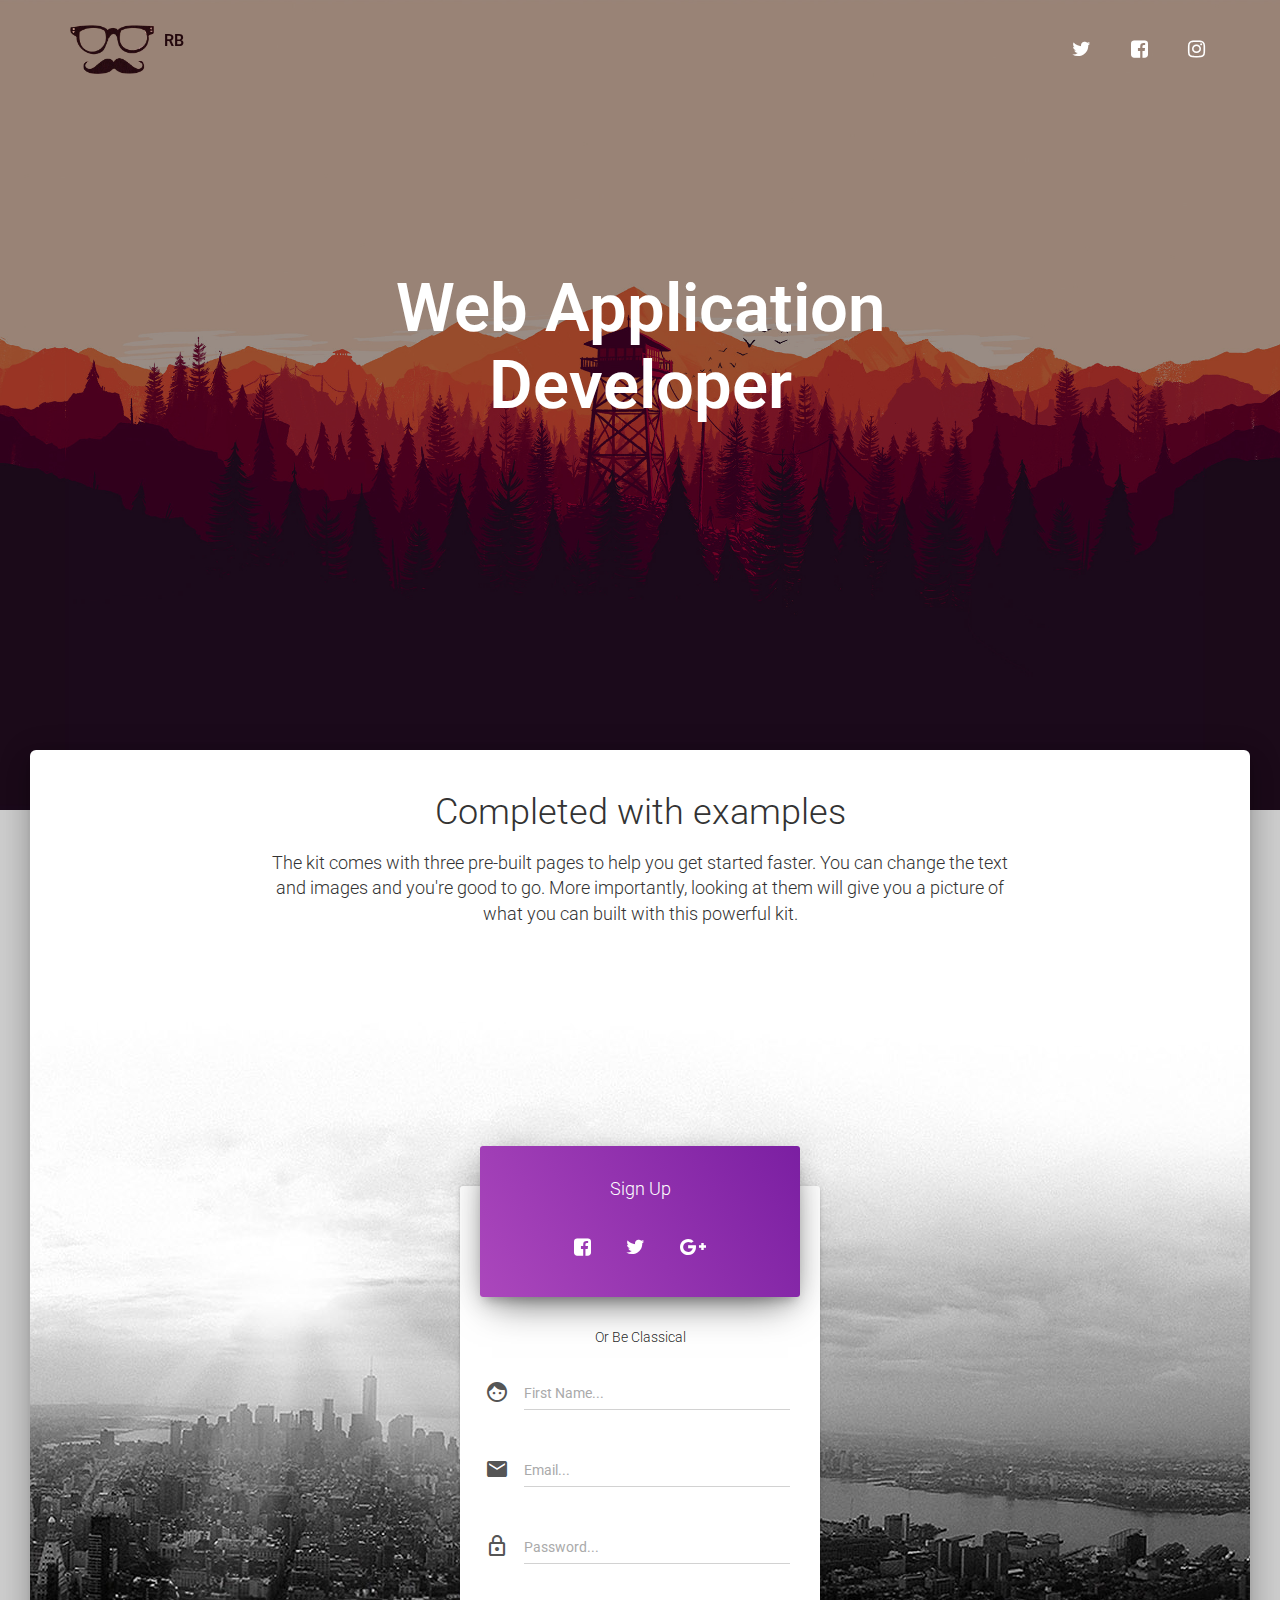
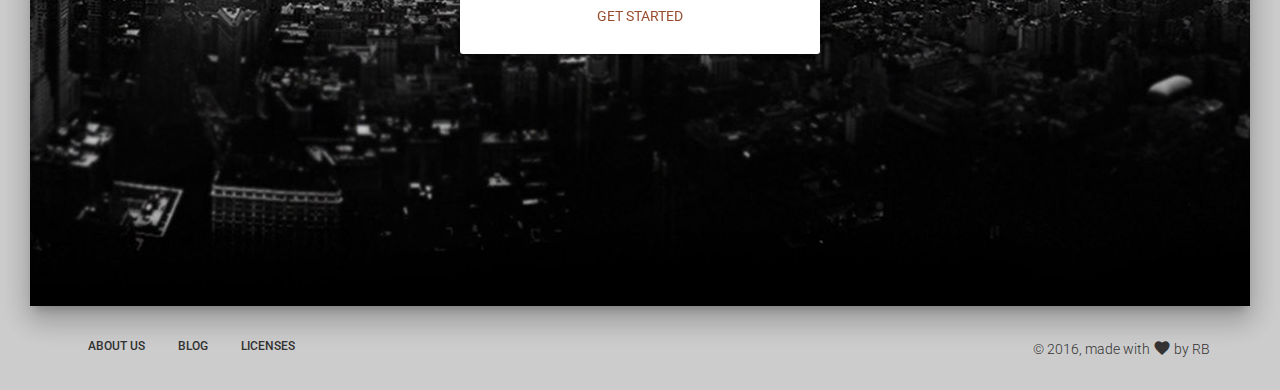
<file: index.html>
<!doctype html>
<html lang="en">
<head>
	<meta charset="utf-8" />
	<!-- <link rel="apple-touch-icon" sizes="76x76" href="assets/img/apple-icon.png"> -->
	<!-- <link rel="icon" type="image/png" href="assets/img/favicon.png"> -->
	<meta http-equiv="X-UA-Compatible" content="IE=edge,chrome=1" />

	<title>Rohit Bhobu</title>

	<meta content='width=device-width, initial-scale=1.0, maximum-scale=1.0, user-scalable=0' name='viewport' />

	<!--     Fonts and icons     -->
	<link rel="stylesheet" href="https://fonts.googleapis.com/icon?family=Material+Icons" />
    <link rel="stylesheet" type="text/css" href="https://fonts.googleapis.com/css?family=Roboto:300,400,500,700" />
	<link rel="stylesheet" href="https://maxcdn.bootstrapcdn.com/font-awesome/4.5.0/css/font-awesome.min.css" />

	<!-- CSS Files -->
    <link href="assets/css/bootstrap.min.css" rel="stylesheet" />
    <link href="assets/css/material-kit.css" rel="stylesheet"/>

	<!-- CSS Just for demo purpose, don't include it in your project -->
	<link href="assets/css/demo.css" rel="stylesheet" />

</head>

<body class="index-page">
<!-- Navbar -->
<nav class="navbar navbar-transparent navbar-fixed-top navbar-color-on-scroll">
	<div class="container">
        <div class="navbar-header">
	    	<button type="button" class="navbar-toggle" data-toggle="collapse" data-target="#navigation-index">
	        	<span class="sr-only">Toggle navigation</span>
	        	<span class="icon-bar"></span>
	        	<span class="icon-bar"></span>
	        	<span class="icon-bar"></span>
	    	</button>
	    	<a href="">
	        	<div class="logo-container">
	                <div class="logo">
	                    <img src="assets/img/C--fakepath-6e5856bdd6f10895e9042e56416ea62e.png" alt="Creative  Logo" rel="tooltip" title="" data-placement="bottom" data-html="true">
	                </div>
	                <div class="brand ">
	                    RB
	                </div>


				</div>
	      	</a>
	    </div>

	    <div class="collapse navbar-collapse" id="navigation-index">
	    	<ul class="nav navbar-nav navbar-right">
				<li>
					<!-- <a href="components-documentation.html" class="btn" target="_blank">
						<i class="material-icons">dashboard</i> Components
					</a> -->
				</li>
				<li>
					<!-- <a href="http://www.creative-tim.com/product/material-kit" target="_blank" class="btn">
						<i class="material-icons">cloud_download</i> Download
					</a> -->
				</li>
				<li>
					<a rel="tooltip" title="Follow us on Twitter" data-placement="bottom" href="https://twitter.com/rohit_bhobu" target="_blank" class="btn btn-simple">
						<i class="fa fa-twitter"></i>
					</a>
				</li>
				<li>
					<a rel="tooltip" title="Like us on Facebook" data-placement="bottom" href="https://www.facebook.com/rohitbh09" target="_blank" class="btn btn-simple">
						<i class="fa fa-facebook-square"></i>
					</a>
				</li>
				<li>
					<a rel="tooltip" title="Follow us on Instagram" data-placement="bottom" href="https://www.instagram.com/rohit.bhobu/" target="_blank" class="btn btn-simple">
						<i class="fa fa-instagram"></i>
					</a>
				</li>

	    	</ul>
	    </div>
	</div>
</nav>
<!-- End Navbar -->

<div class="wrapper">
	<div class="header header-filter" style="background-image: url('assets/img/forest-patrol.jpg');">
	<!-- <div class="header header-filter" style="background-image: url('assets/img/mdBack.png');"> -->
		<div class="container">
			<div class="row">
				<div class="col-md-8 col-md-offset-2">
					<div class="brand">
						<h1>Web Application Developer</h1>
						<h3></h3>
					</div>
				</div>
			</div>

		</div>
	</div>

	<div class="main main-raised">


		<div class="section section-basic">
	        <div class="container text-center">
	            <div class="row">
	                <div class="col-md-8 col-md-offset-2 text-center">
	                    <h2>Completed with examples</h2>
	                    <h4>The kit comes with three pre-built pages to help you get started faster. You can change the text and images and you're good to go. More importantly, looking at them will give you a picture of what you can built with this powerful kit.</h4>
	                </div>
	            </div>
			</div>
		</div>

		<div class="section section-full-screen section-signup" style="background-image: url('assets/img/city.jpg'); background-size: cover; background-position: top center; min-height: 700px;">
			<div class="container">
				<div class="row">
					<div class="col-md-4 col-md-offset-4">
						<div class="card card-signup">
							<form class="form" method="" action="">
								<div class="header header-primary text-center">
									<h4>Sign Up</h4>
									<div class="social-line">
										<a href="#pablo" class="btn btn-just-icon">
											<i class="fa fa-facebook-square"></i>
										</a>
										<a href="#pablo" class="btn btn-just-icon">
											<i class="fa fa-twitter"></i>
										</a>
										<a href="#pablo" class="btn btn-just-icon">
											<i class="fa fa-google-plus"></i>
										</a>
									</div>
								</div>
								<p class="text-divider">Or Be Classical</p>
								<div class="content">

									<div class="input-group">
										<span class="input-group-addon">
											<i class="material-icons">face</i>
										</span>
										<input type="text" class="form-control" placeholder="First Name...">
									</div>

									<div class="input-group">
										<span class="input-group-addon">
											<i class="material-icons">email</i>
										</span>
										<input type="text" class="form-control" placeholder="Email...">
									</div>

									<div class="input-group">
										<span class="input-group-addon">
											<i class="material-icons">lock_outline</i>
										</span>
										<input type="password" placeholder="Password..." class="form-control" />
									</div>

									<!-- If you want to add a checkbox to this form, uncomment this code

									<div class="checkbox">
										<label>
											<input type="checkbox" name="optionsCheckboxes" checked>
											Subscribe to newsletter
										</label>
									</div> -->
								</div>
								<div class="footer text-center">
									<a href="#pablo" class="btn btn-primary btn-wd btn-lg">Get Started</a>
								</div>
							</form>
						</div>

					</div>
				</div>
			</div>
		</div>


	</div>
    <footer class="footer">
	    <div class="container">
	        <nav class="pull-left">
	            <ul>
					<li>
						<!-- <a href="">
							Creative
						</a> -->
					</li>
					<li>
						<a href="">
						   About Us
						</a>
					</li>
					<li>
						<a href="">
						   Blog
						</a>
					</li>
					<li>
						<a href="">
							Licenses
						</a>
					</li>
	            </ul>
	        </nav>
	        <div class="copyright pull-right">
	            &copy; 2016, made with <i class="material-icons">favorite</i> by RB
	        </div>
	    </div>
	</footer>
</div>

<!-- Sart Modal -->
<div class="modal fade" id="myModal" tabindex="-1" role="dialog" aria-labelledby="myModalLabel" aria-hidden="true">
	<div class="modal-dialog">
		<div class="modal-content">
			<div class="modal-header">
				<button type="button" class="close" data-dismiss="modal" aria-hidden="true">
					<i class="material-icons">clear</i>
				</button>
				<h4 class="modal-title">Modal title</h4>
			</div>
			<div class="modal-body">
				<p>Far far away, behind the word mountains, far from the countries Vokalia and Consonantia, there live the blind texts. Separated they live in Bookmarksgrove right at the coast of the Semantics, a large language ocean. A small river named Duden flows by their place and supplies it with the necessary regelialia. It is a paradisematic country, in which roasted parts of sentences fly into your mouth. Even the all-powerful Pointing has no control about the blind texts it is an almost unorthographic life One day however a small line of blind text by the name of Lorem Ipsum decided to leave for the far World of Grammar.
				</p>
			</div>
			<div class="modal-footer">
				<button type="button" class="btn btn-default btn-simple">Nice Button</button>
				<button type="button" class="btn btn-danger btn-simple" data-dismiss="modal">Close</button>
			</div>
		</div>
	</div>
</div>
<!--  End Modal -->


</body>
	<!--   Core JS Files   -->
	<script src="assets/js/jquery.min.js" type="text/javascript"></script>
	<script src="assets/js/bootstrap.min.js" type="text/javascript"></script>
	<script src="assets/js/material.min.js"></script>

	<!--  Plugin for the Sliders, full documentation here: http://refreshless.com/nouislider/ -->
	<script src="assets/js/nouislider.min.js" type="text/javascript"></script>

	<!--  Plugin for the Datepicker, full documentation here: http://www.eyecon.ro/bootstrap-datepicker/ -->
	<script src="assets/js/bootstrap-datepicker.js" type="text/javascript"></script>

	<!-- Control Center for Material Kit: activating the ripples, parallax effects, scripts from the example pages etc -->
	<script src="assets/js/material-kit.js" type="text/javascript"></script>

	<script type="text/javascript">

		$().ready(function(){
			// the body of this function is in assets/material-kit.js
			materialKit.initSliders();
			$(window).on('scroll', materialKit.checkScrollForTransparentNavbar);

            window_width = $(window).width();

            if (window_width >= 768){
                big_image = $('.wrapper > .header');

				$(window).on('scroll', materialKitDemo.checkScrollForParallax);
			}

		});
	</script>
</html>
</file>
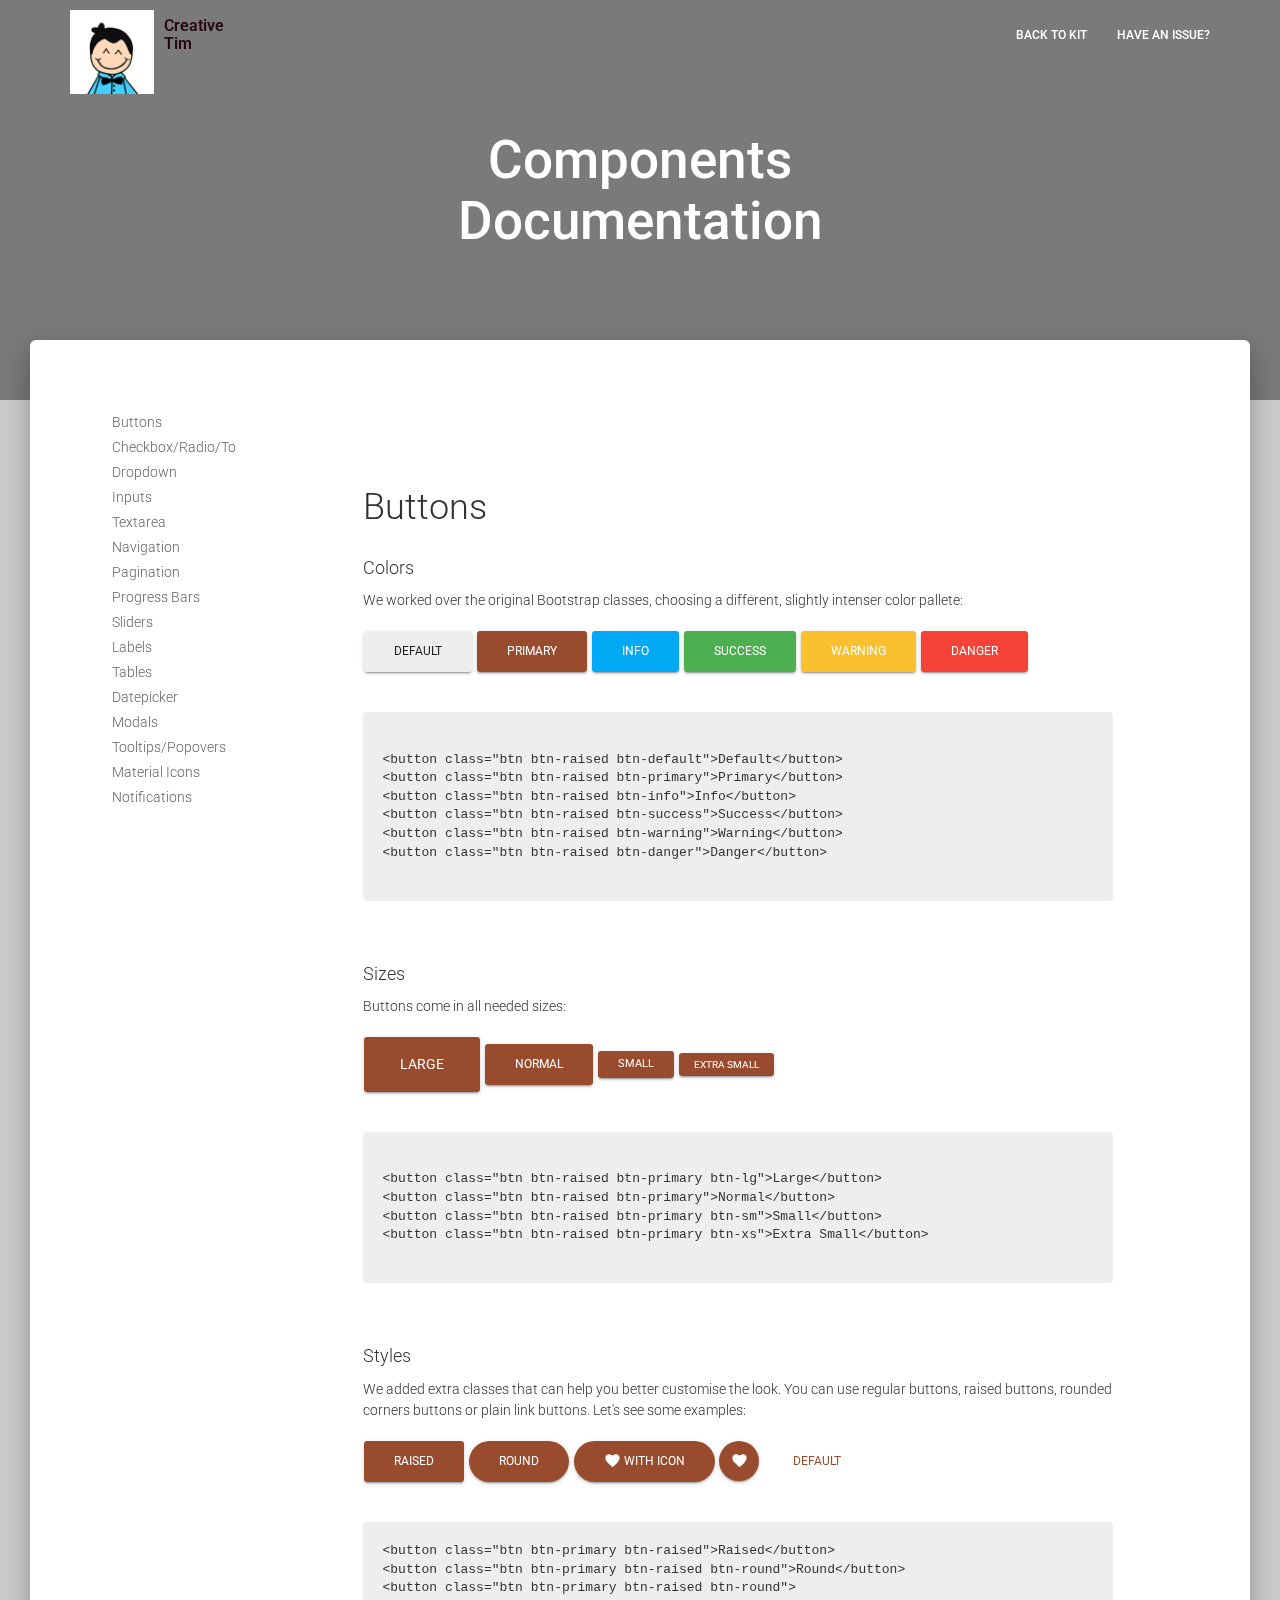
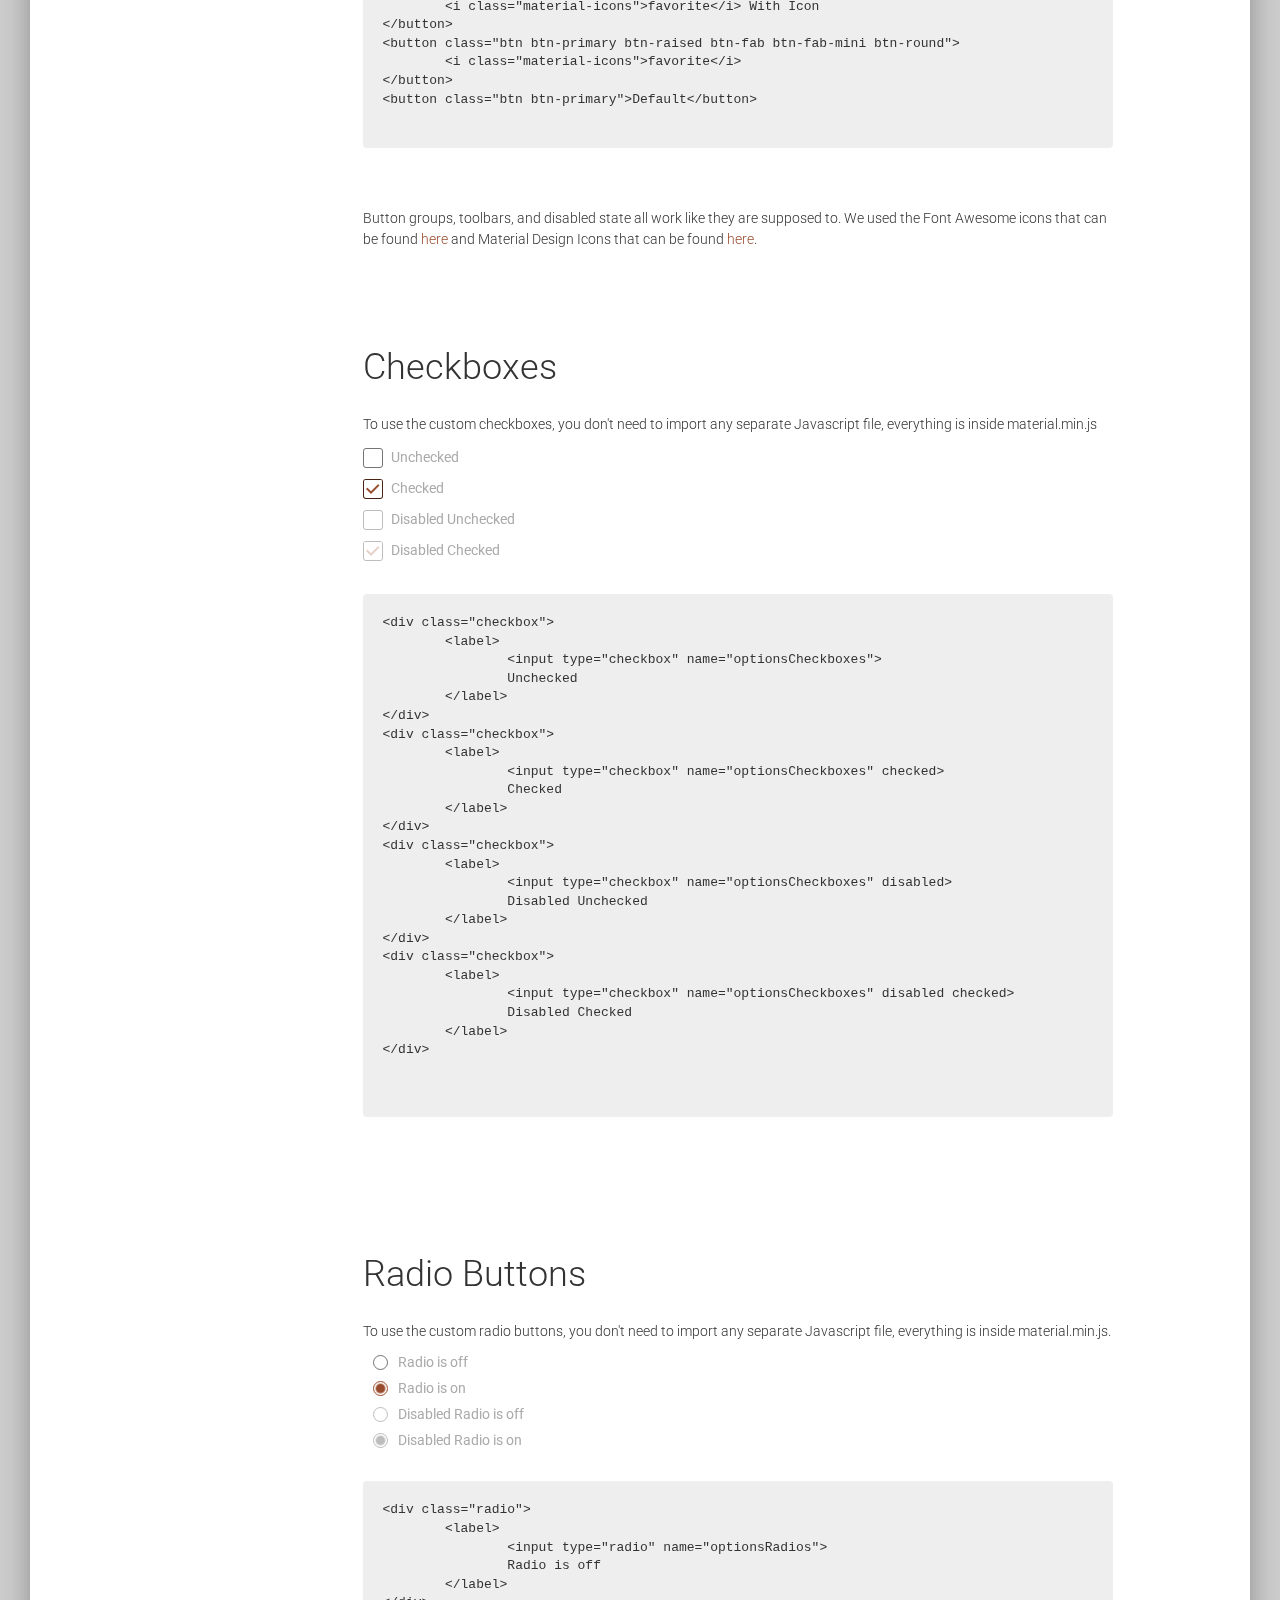
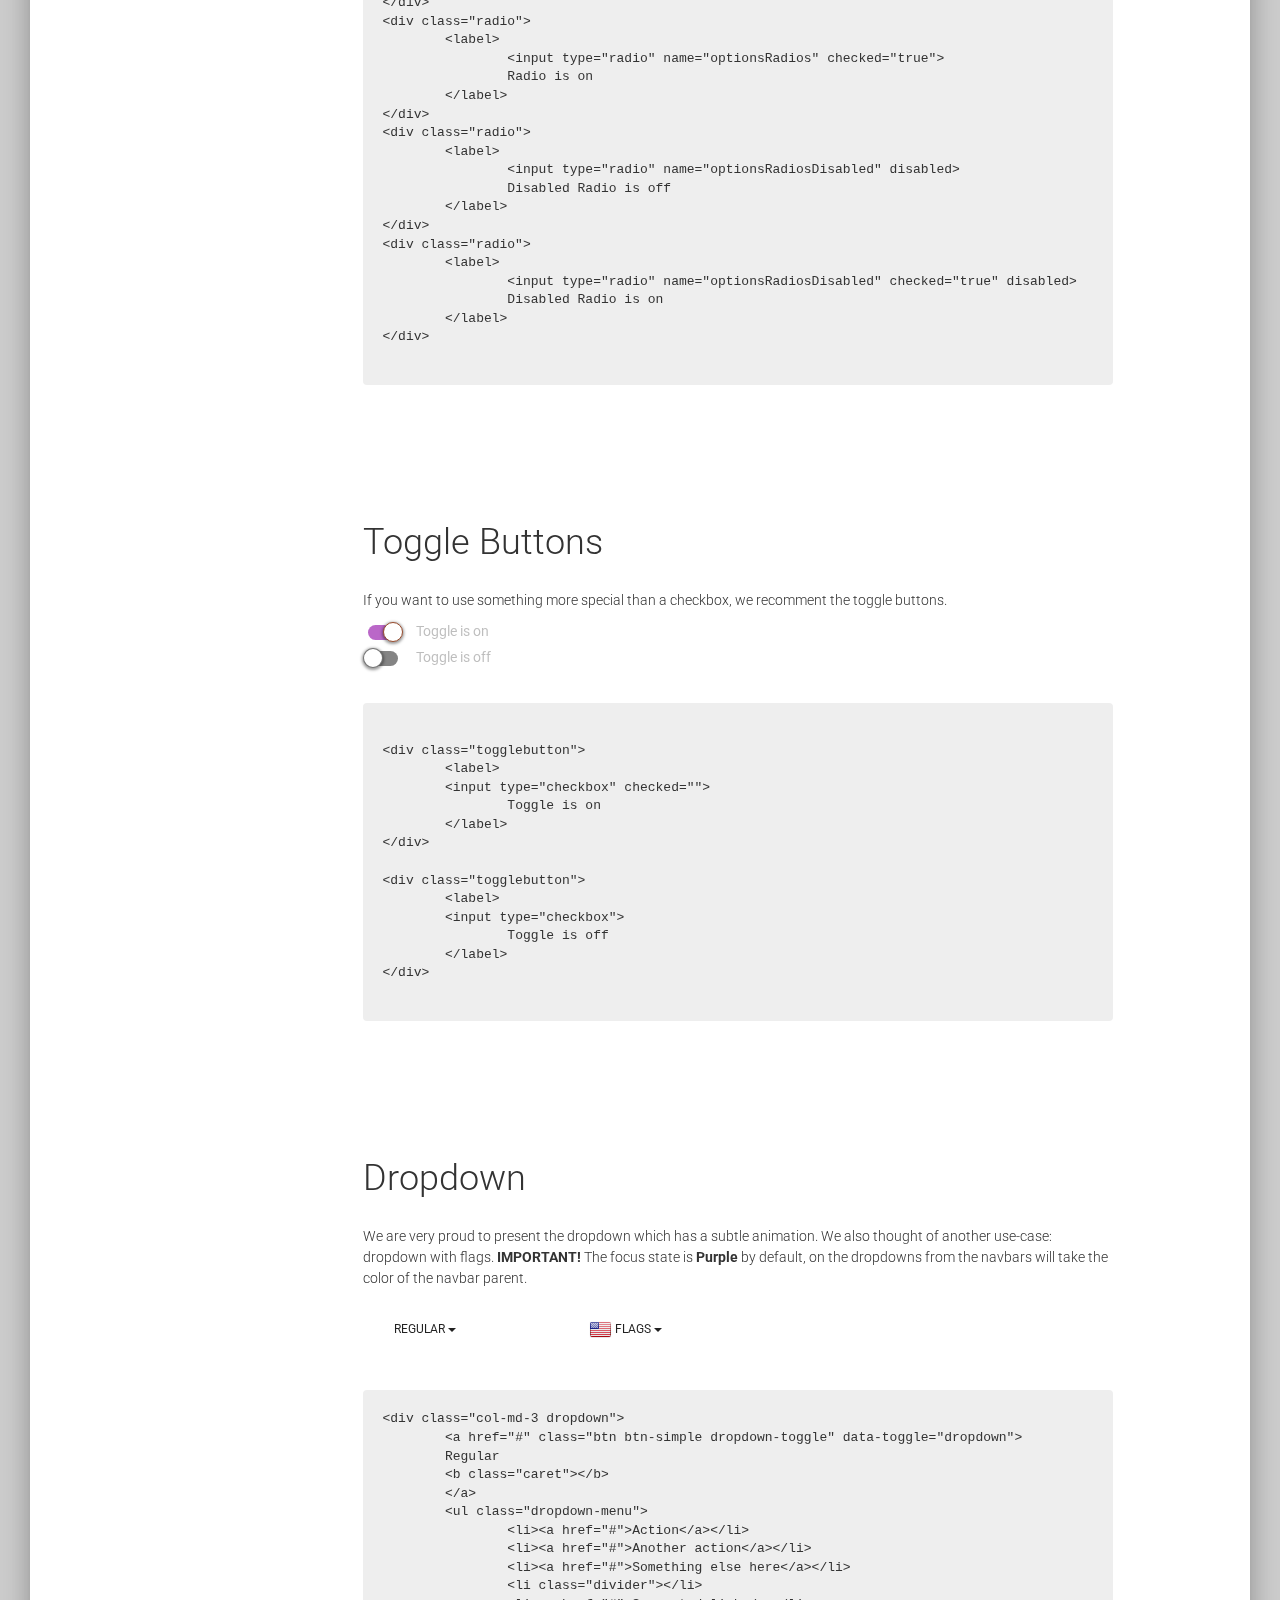
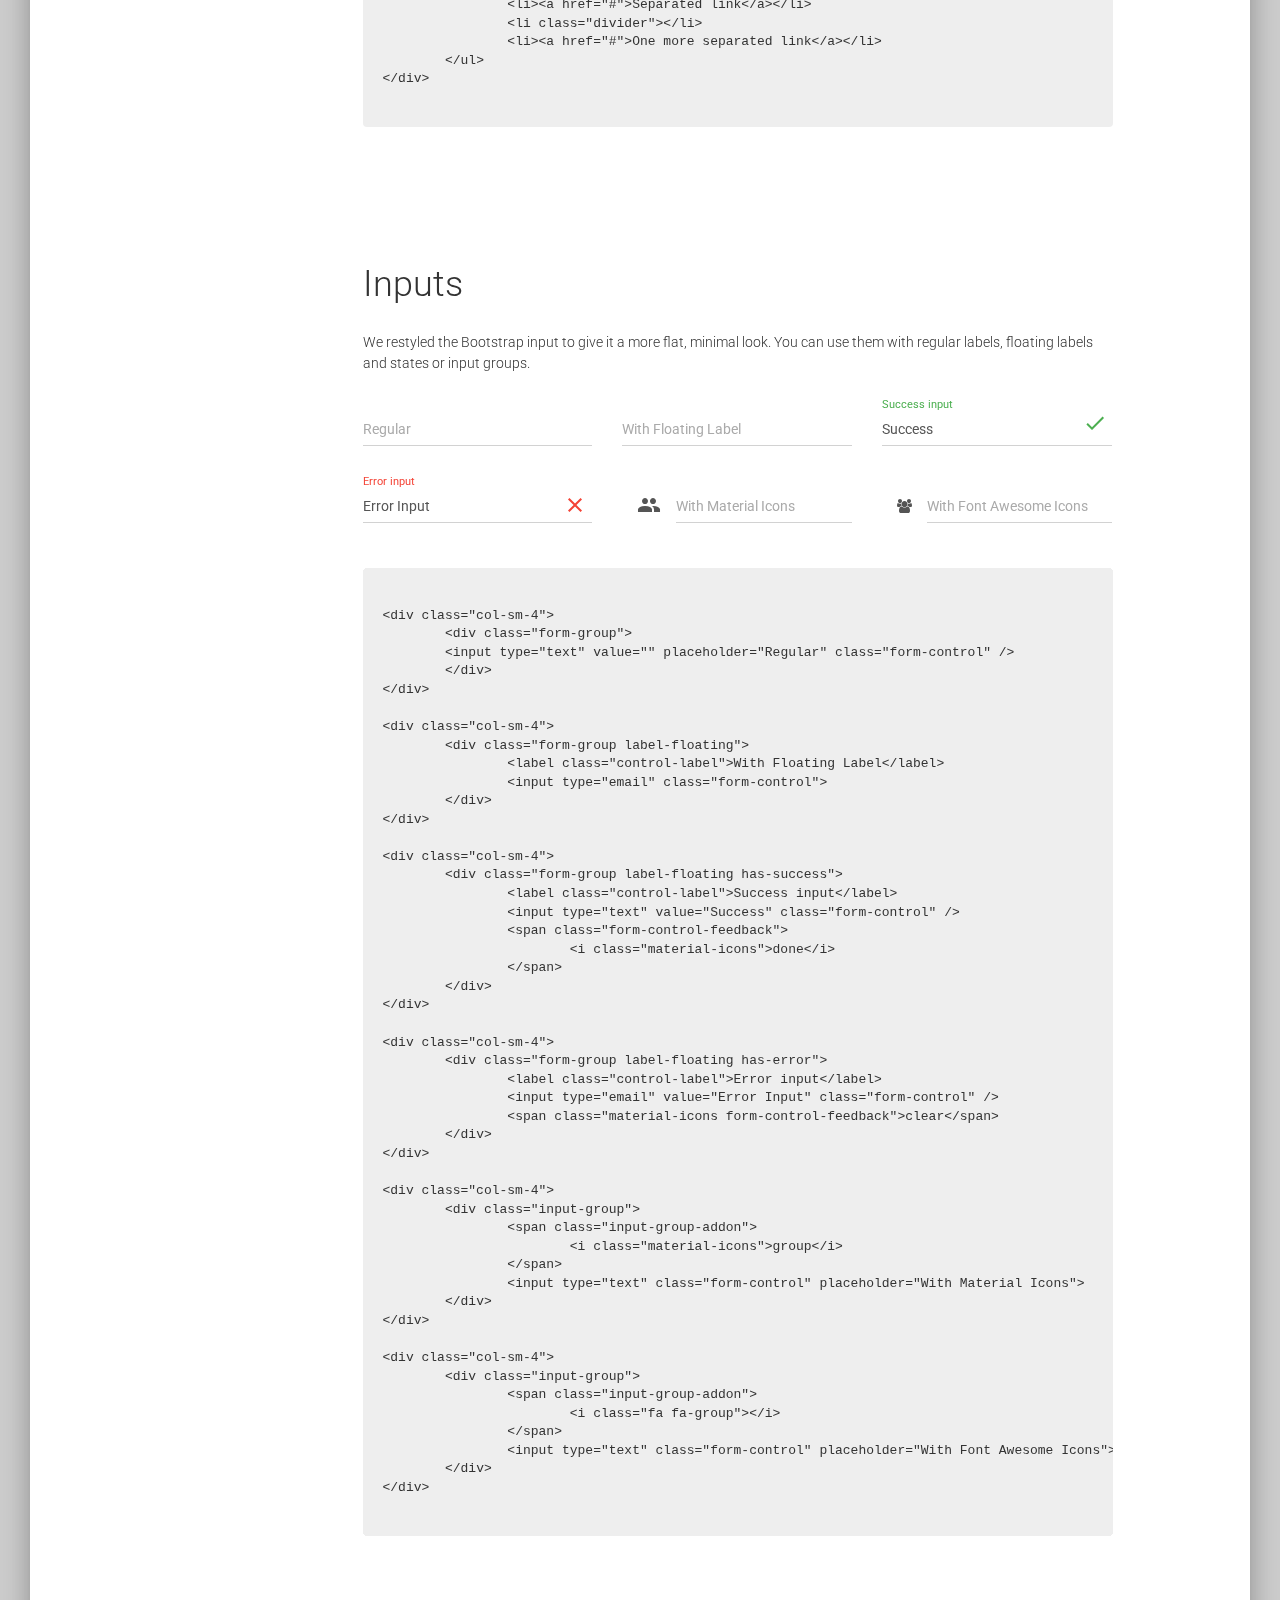
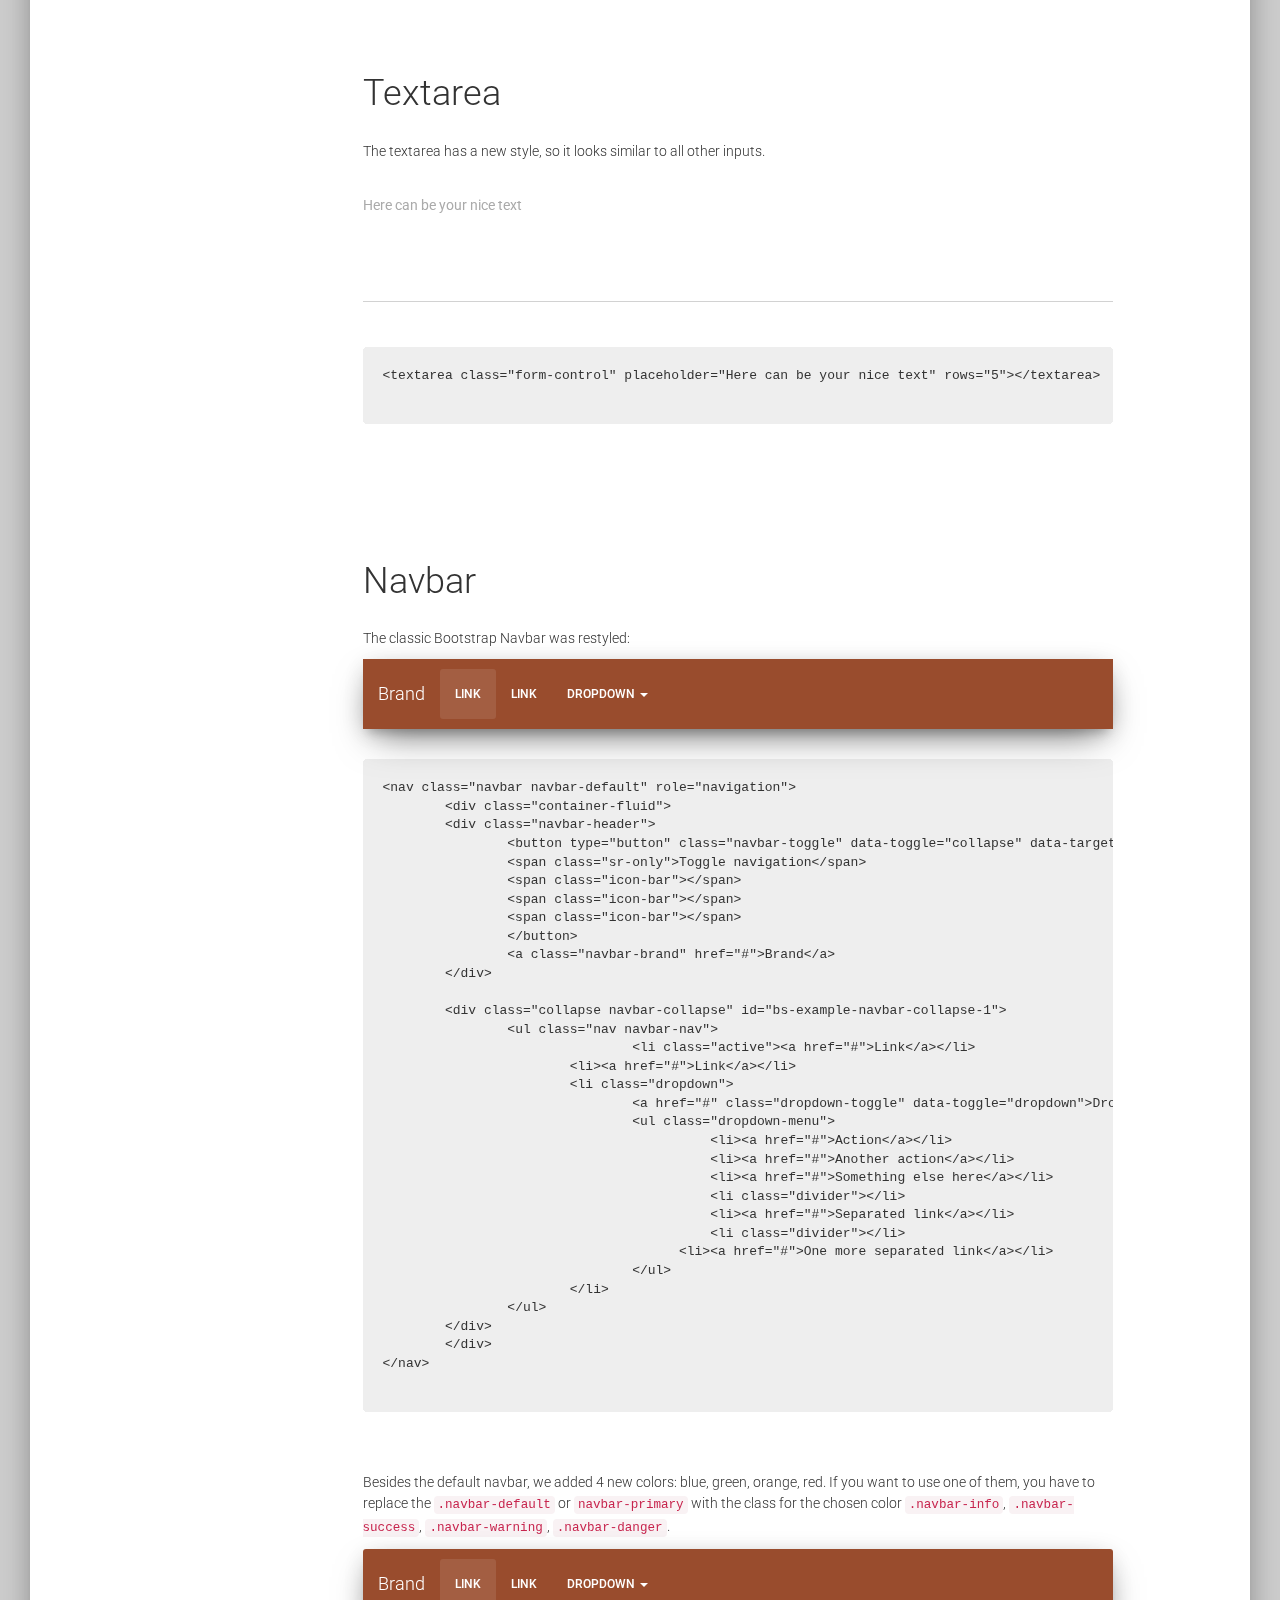
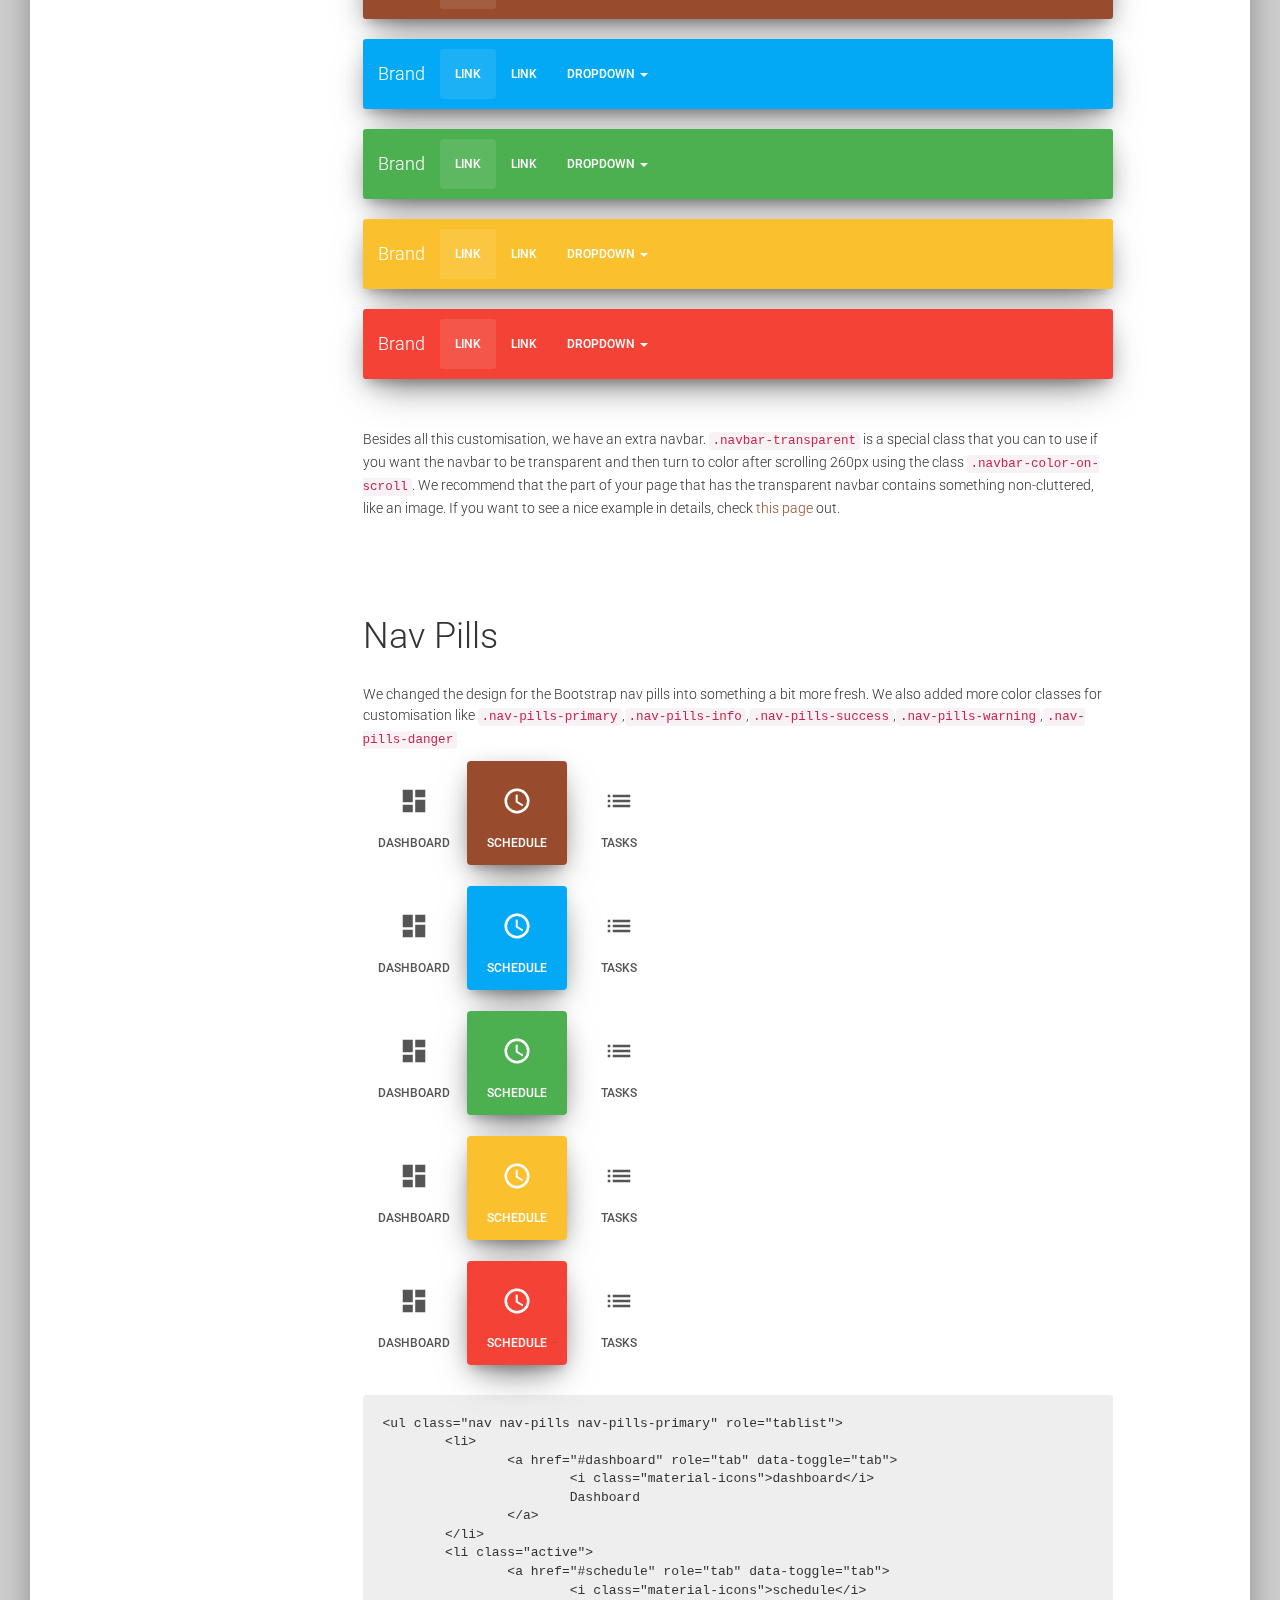
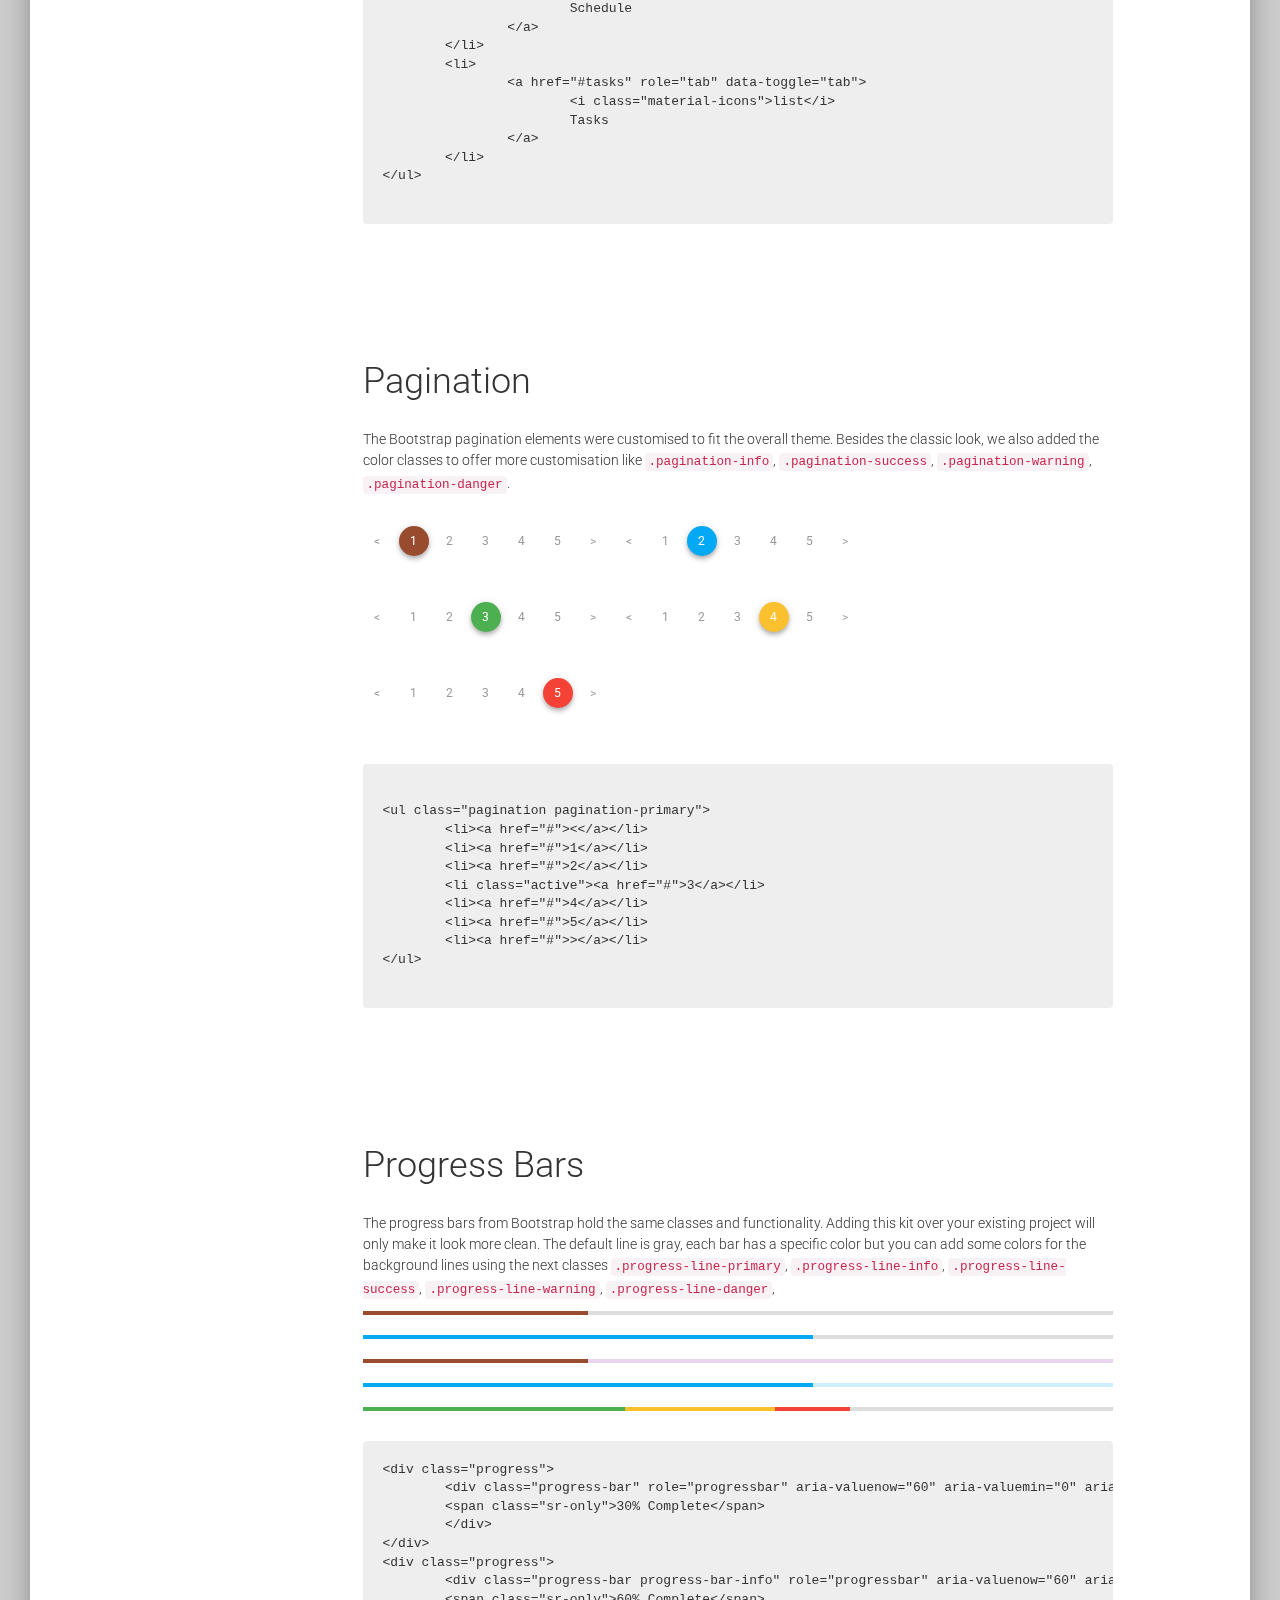
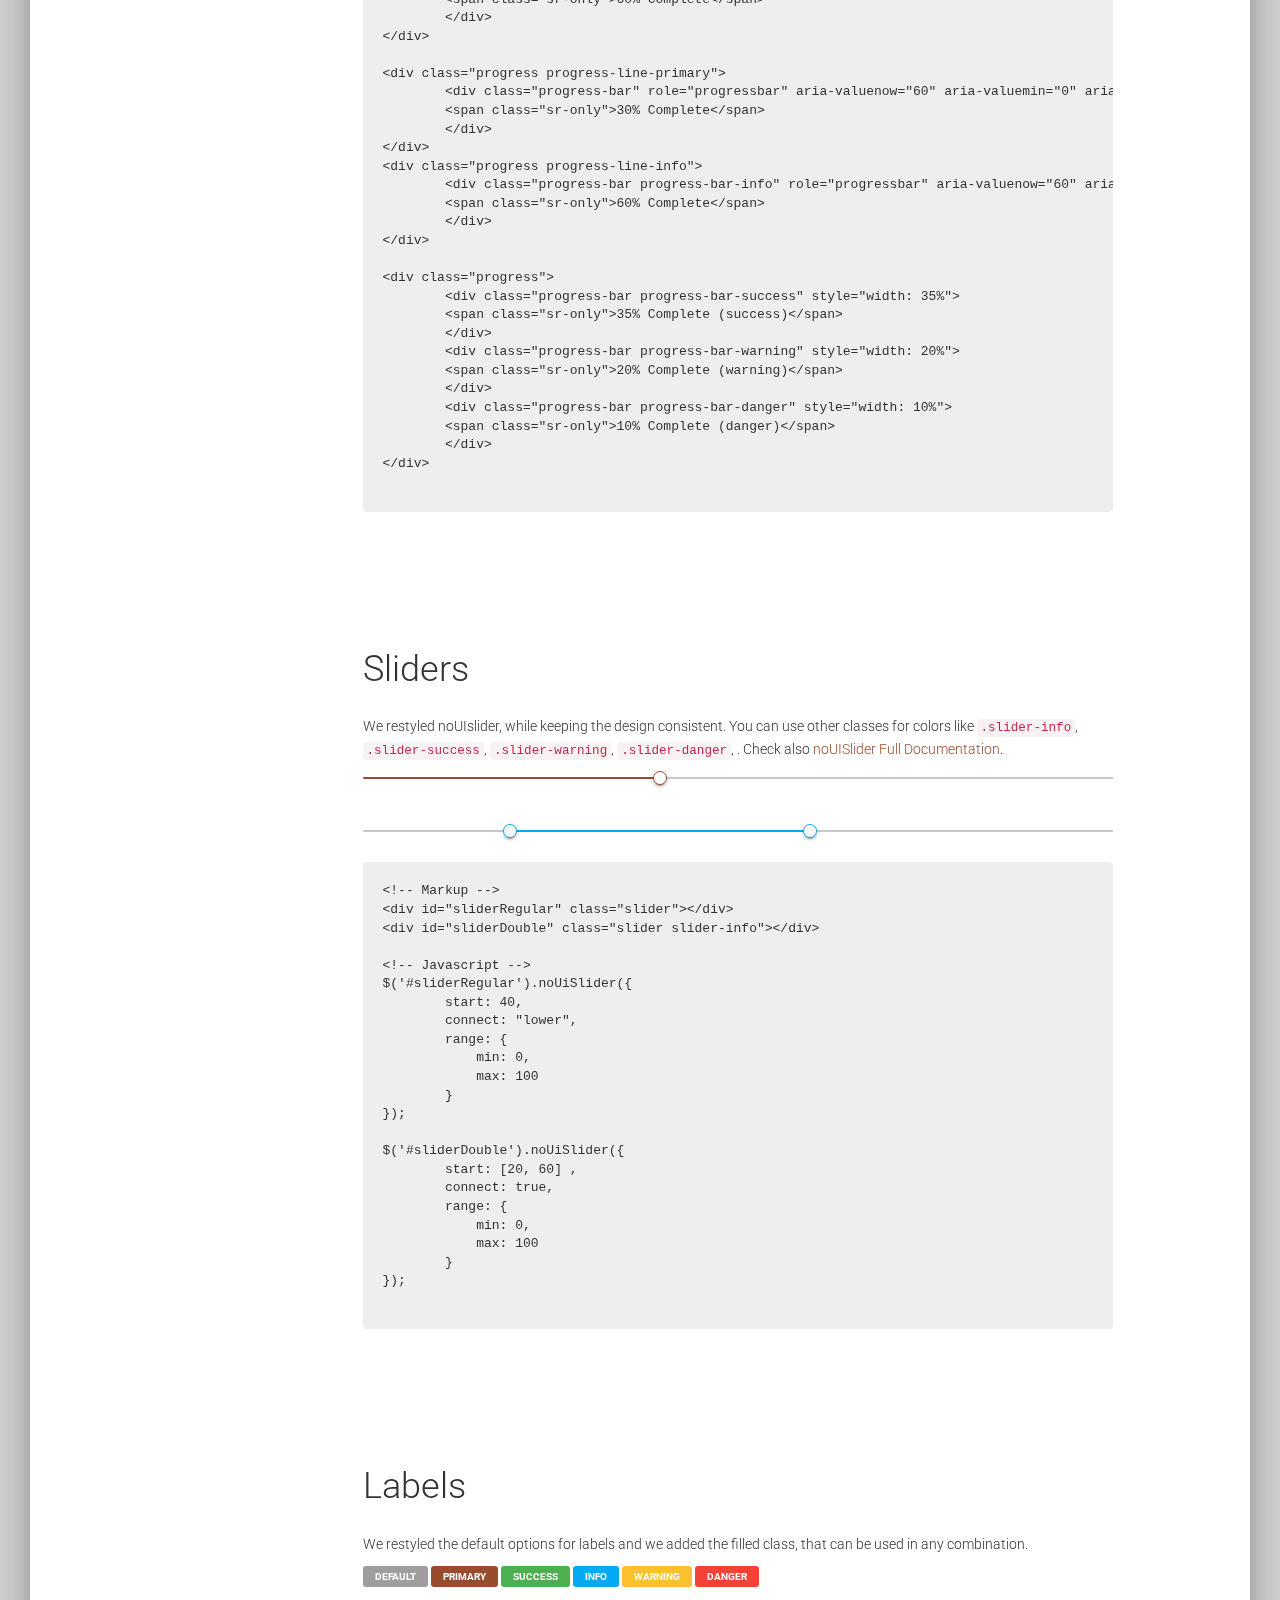
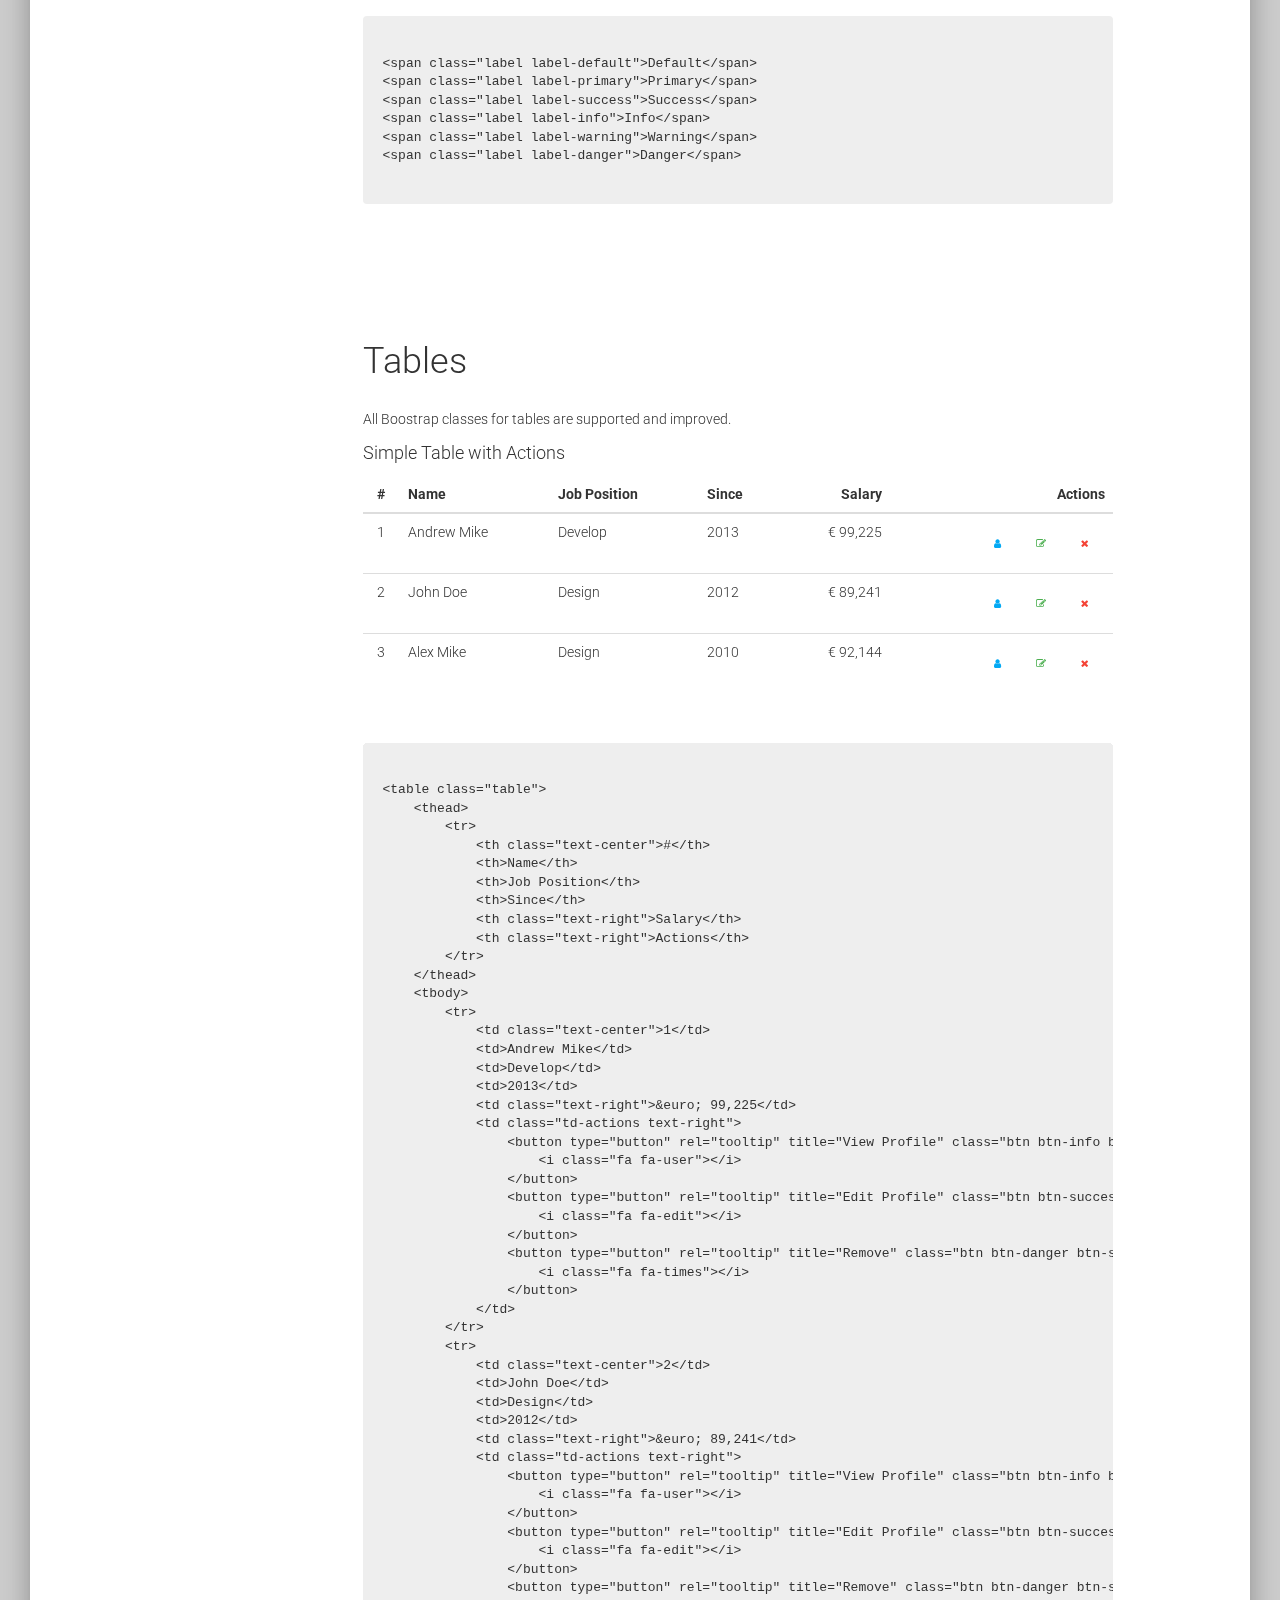
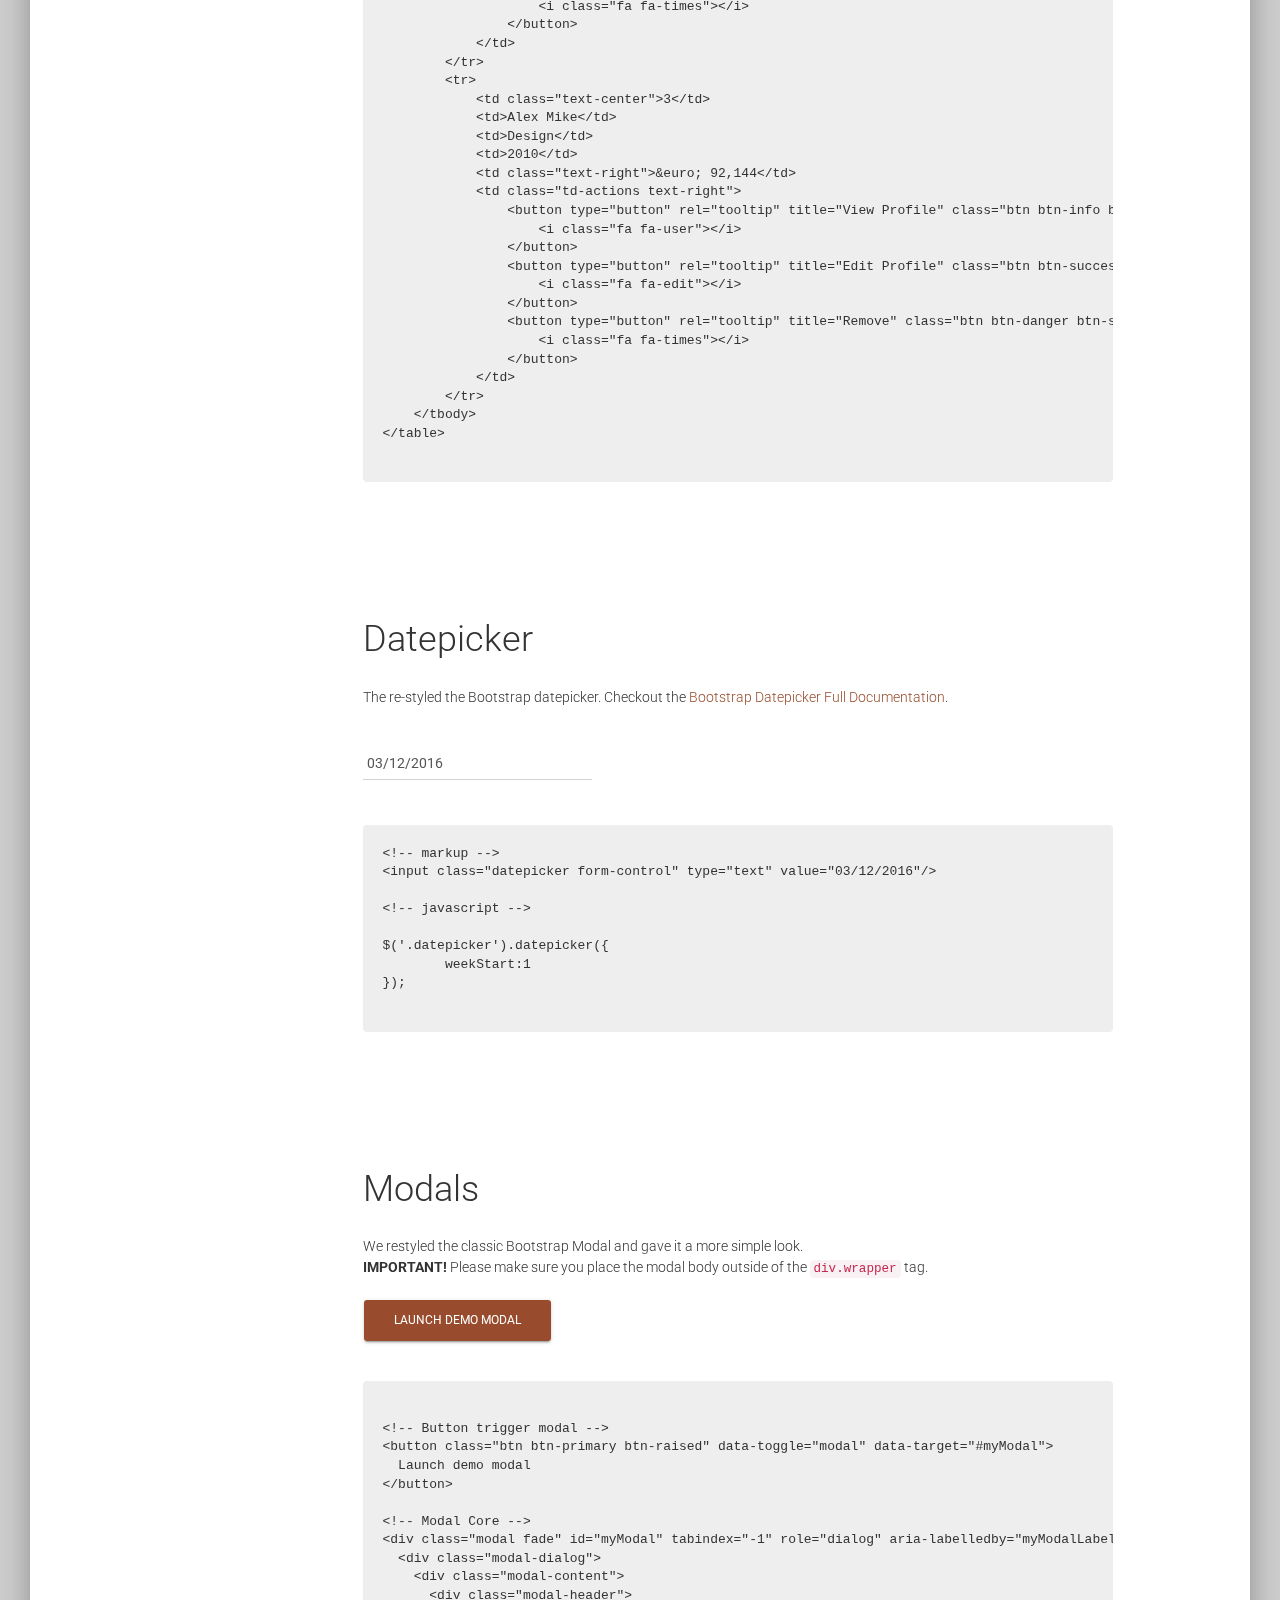
<file: components-documentation.html>
<!doctype html>
<html lang="en">
<head>
	<meta charset="utf-8" />
	<link rel="apple-touch-icon" sizes="76x76" href="assets/img/apple-icon.png">
	<link rel="icon" type="image/png" href="assets/img/favicon.png">
	<meta http-equiv="X-UA-Compatible" content="IE=edge,chrome=1" />

	<title>Components Documentation - Material Kit by Creative Tim</title>

	<meta content='width=device-width, initial-scale=1.0, maximum-scale=1.0, user-scalable=0' name='viewport' />

	<!--     Fonts and icons     -->
	<link rel="stylesheet" href="https://fonts.googleapis.com/icon?family=Material+Icons" />
    <link rel="stylesheet" type="text/css" href="https://fonts.googleapis.com/css?family=Roboto:300,400,500,700" />
	<link rel="stylesheet" href="https://maxcdn.bootstrapcdn.com/font-awesome/4.5.0/css/font-awesome.min.css" />

	<!-- CSS Files -->
    <link href="assets/css/bootstrap.min.css" rel="stylesheet" />
    <link href="assets/css/material-kit.css" rel="stylesheet"/>
	<link href="assets/css/demo.css" rel="stylesheet" />

    <script src="https://google-code-prettify.googlecode.com/svn/loader/run_prettify.js"></script>

	<style>
		pre.prettyprint{
		    background-color: #eee;
		    border: 0px;
		    margin-bottom: 60px;
		    margin-top: 30px;
		    padding: 20px;
		    text-align: left;
		}
		.atv, .str{
		    color: #05AE0E;
		}
		.tag, .pln, .kwd{
		    color: #3472F7;
		}
		.atn{
		    color: #2C93FF;
		}
		.pln{
		    color: #333;
		}
		.com{
		    color: #999;
		}
		.space-top{
		    margin-top: 50px;
		}
		.btn-primary .caret{
		    border-top-color: #3472F7;
		    color: #3472F7;
		}
		.area-line{
		    border: 1px solid #999;
		    border-left: 0;
		    border-right: 0;
		    color: #666;
		    display: block;
		    margin-top: 20px;
		    padding: 8px 0;
		    text-align: center;
		}
		.area-line a{
		    color: #666;
		}
		.container-fluid{
		    padding-right: 15px;
		    padding-left: 15px;
		}
		.table-shopping .td-name{
			min-width: 130px;
		}
	</style>
</head>

<body class="components-page">

<nav class="navbar navbar-transparent navbar-fixed-top navbar-color-on-scroll" role="navigation">
  <div class="container">
    <!-- Brand and toggle get grouped for better mobile display -->
    <div class="navbar-header">
      <button id="menu-toggle" type="button" class="navbar-toggle">
        <span class="sr-only">Toggle navigation</span>
        <span class="icon-bar bar1"></span>
        <span class="icon-bar bar2"></span>
        <span class="icon-bar bar3"></span>
      </button>
      <a href="http://www.creative-tim.com">
           <div class="logo-container">
                <div class="logo">
                    <img src="assets/img/logo.png" alt="Creative Tim Logo">
                </div>
                <div class="brand">
                    Creative Tim
                </div>
            </div>
      </a>
    </div>

    <!-- Collect the nav links, forms, and other content for toggling -->
    <div class="collapse navbar-collapse">
		<ul  class="nav navbar-nav navbar-right">
			<li>
				<a href="index.html">Back to Kit</a>
			</li>
			<li>
                <a href="https://github.com/timcreative/material-kit/issues">Have an issue?</a>
            </li>
    	</ul>

    </div><!-- /.navbar-collapse -->
  </div><!-- /.container-fluid -->
</nav>

<div class="wrapper">
	<div class="header header-filter" style="background-image: url('https://images.unsplash.com/photo-1423655156442-ccc11daa4e99?crop=entropy&dpr=2&fit=crop&fm=jpg&h=750&ixjsv=2.1.0&ixlib=rb-0.3.5&q=50&w=1450');">
		<div class="container">
			<div class="row">
				<div class="col-md-6 col-md-offset-3">
					<h1 class="title text-center">Components Documentation</h1>
				</div>
			</div>
		</div>
	</div>

    <div class="main main-raised">
        <div class="section">
    <div class="container">
        <div class="row">
            <div class="col-md-2">
                <div class="fixed-section" data-spy="affix" data-offset-top="340">
                    <ul>
                        <li><a href="#buttons-row">Buttons</a></li>
                        <li><a href="#checkbox-row">Checkbox/Radio/Toggle</a></li>
                        <li><a href="#dropdown-row">Dropdown</a></li>
                        <li><a href="#inputs-row">Inputs</a></li>
                        <li><a href="#textarea-row">Textarea</a></li>
                        <li><a href="#navbar-row">Navigation</a></li>
                        <li><a href="#pagination-row">Pagination</a></li>
                        <li><a href="#progressbar-row">Progress Bars</a></li>
                        <li><a href="#sliders-row">Sliders</a></li>
                        <li><a href="#labels-row">Labels</a></li>
                        <li><a href="#tables-row">Tables</a></li>
                        <li><a href="#datepicker-row">Datepicker</a></li>
                        <li><a href="#modal-row">Modals</a></li>
                        <li><a href="#tooltip-row">Tooltips/Popovers</a></li>
						<li><a href="#icons-row">Material Icons</a></li>
                        <li><a href="#notification-row">Notifications</a></li>

                    </ul>
                </div>
            </div>
            <div class="col-md-8 col-md-offset-1">
                <div class="tim-container">

	    	<!-- buttons row -->
	        <div class="tim-row" id="buttons-row">

                <h2>Buttons</h2>
                <legend></legend>
                <h4>Colors</h4>
                <p>We worked over the original Bootstrap classes, choosing a different, slightly intenser color pallete:</p>
                <p>
                       <button class="btn btn-raised btn-default">Default</button>
                       <button class="btn btn-raised btn-primary">Primary</button>
                       <button class="btn btn-raised btn-info">Info</button>
                       <button class="btn btn-raised btn-success">Success</button>
                       <button class="btn btn-raised btn-warning">Warning</button>
                       <button class="btn btn-raised btn-danger">Danger</button>
                </p>

    			<pre class="prettyprint">

&lt;button class=&quot;btn btn-raised btn-default&quot;&gt;Default&lt;/button&gt;
&lt;button class=&quot;btn btn-raised btn-primary&quot;&gt;Primary&lt;/button&gt;
&lt;button class=&quot;btn btn-raised btn-info&quot;&gt;Info&lt;/button&gt;
&lt;button class=&quot;btn btn-raised btn-success&quot;&gt;Success&lt;/button&gt;
&lt;button class=&quot;btn btn-raised btn-warning&quot;&gt;Warning&lt;/button&gt;
&lt;button class=&quot;btn btn-raised btn-danger&quot;&gt;Danger&lt;/button&gt;
    			</pre>


            	<h4>Sizes</h4>
                <p>Buttons come in all needed sizes:</p>
                <p>
                    <button class="btn btn-raised btn-primary btn-lg">Large</button>
                    <button class="btn btn-raised btn-primary">Normal</button>
                    <button class="btn btn-raised btn-primary btn-sm">Small</button>
                    <button class="btn btn-raised btn-primary btn-xs">Extra Small</button>
                </p>

				<pre class="prettyprint">

&lt;button class=&quot;btn btn-raised btn-primary btn-lg&quot;&gt;Large&lt;/button&gt;
&lt;button class=&quot;btn btn-raised btn-primary&quot;&gt;Normal&lt;/button&gt;
&lt;button class=&quot;btn btn-raised btn-primary btn-sm&quot;&gt;Small&lt;/button&gt;
&lt;button class=&quot;btn btn-raised btn-primary btn-xs&quot;&gt;Extra Small&lt;/button&gt;
    			</pre>

				<h4>Styles</h4>
                <p>We added extra classes that can help you better customise the look. You can use regular buttons, raised buttons, rounded corners buttons or plain link buttons. Let's see some examples:
                </p>
				<p>
					<button class="btn btn-primary btn-raised">Raised</button>
					<button class="btn btn-primary btn-raised btn-round">Round</button>
					<button class="btn btn-primary btn-raised btn-round">
						<i class="material-icons">favorite</i> With Icon
					</button>
					<button class="btn btn-primary btn-raised btn-fab btn-fab-mini btn-round">
						<i class="material-icons">favorite</i>
					</button>
					<button class="btn btn-primary">Default</button>

                </p>

    			<pre class="prettyprint">
&lt;button class=&quot;btn btn-primary btn-raised&quot;&gt;Raised&lt;/button&gt;
&lt;button class=&quot;btn btn-primary btn-raised btn-round&quot;&gt;Round&lt;/button&gt;
&lt;button class=&quot;btn btn-primary btn-raised btn-round&quot;&gt;
	&lt;i class=&quot;material-icons&quot;&gt;favorite&lt;/i&gt; With Icon
&lt;/button&gt;
&lt;button class=&quot;btn btn-primary btn-raised btn-fab btn-fab-mini btn-round&quot;&gt;
	&lt;i class=&quot;material-icons&quot;&gt;favorite&lt;/i&gt;
&lt;/button&gt;
&lt;button class=&quot;btn btn-primary&quot;&gt;Default&lt;/button&gt;
    			</pre>

                <p>
                    Button groups, toolbars, and disabled state all work like they are supposed to. We used the Font Awesome icons that can be found <a href="http://fortawesome.github.io/Font-Awesome/icons/" target="_blank">here</a> and Material Design Icons that can be found <a href="https://design.google.com/icons/" target="_blank"> here</a>.
                </p>
        	</div>
    		<!--  end row -->

    		<!-- checkbox row -->
        	<div class="tim-row" id="checkbox-row">
                <h2> Checkboxes </h2>
                <legend></legend>
                <p>
                    To use the custom checkboxes, you don't need to import any separate Javascript file, everything is inside material.min.js
                </p>
                <p>
					<div class="checkbox">
						<label>
							<input type="checkbox" name="optionsCheckboxes">
							Unchecked
						</label>
					</div>
					<div class="checkbox">
						<label>
							<input type="checkbox" name="optionsCheckboxes" checked>
							Checked
						</label>
					</div>
					<div class="checkbox">
						<label>
							<input type="checkbox" name="optionsCheckboxes" disabled>
							Disabled Unchecked
						</label>
					</div>
					<div class="checkbox">
						<label>
							<input type="checkbox" name="optionsCheckboxes" disabled checked>
							Disabled Checked
						</label>
					</div>
                </p>

    			<pre class="prettyprint">
&lt;div class=&quot;checkbox&quot;&gt;
	&lt;label&gt;
		&lt;input type=&quot;checkbox&quot; name=&quot;optionsCheckboxes&quot;&gt;
		Unchecked
	&lt;/label&gt;
&lt;/div&gt;
&lt;div class=&quot;checkbox&quot;&gt;
	&lt;label&gt;
		&lt;input type=&quot;checkbox&quot; name=&quot;optionsCheckboxes&quot; checked&gt;
		Checked
	&lt;/label&gt;
&lt;/div&gt;
&lt;div class=&quot;checkbox&quot;&gt;
	&lt;label&gt;
		&lt;input type=&quot;checkbox&quot; name=&quot;optionsCheckboxes&quot; disabled&gt;
		Disabled Unchecked
	&lt;/label&gt;
&lt;/div&gt;
&lt;div class=&quot;checkbox&quot;&gt;
	&lt;label&gt;
		&lt;input type=&quot;checkbox&quot; name=&quot;optionsCheckboxes&quot; disabled checked&gt;
		Disabled Checked
	&lt;/label&gt;
&lt;/div&gt;

				</pre>
        	</div>
    		<!-- end row -->

    		<!-- radio row -->
        	<div class="tim-row" id="radio-row">
            	<h2> Radio Buttons </h2>
            	<legend></legend>
                <p>
                    To use the custom radio buttons, you don't need to import any separate Javascript file, everything is inside material.min.js.
                </p>
                <p>
					<div class="radio">
						<label>
							<input type="radio" name="optionsRadios">
							Radio is off
						</label>
					</div>
					<div class="radio">
						<label>
							<input type="radio" name="optionsRadios" checked="true">
							Radio is on
						</label>
					</div>
					<div class="radio">
						<label>
							<input type="radio" name="optionsRadiosDisabled" disabled>
							Disabled Radio is off
						</label>
					</div>
					<div class="radio">
						<label>
							<input type="radio" name="optionsRadiosDisabled" checked="true" disabled>
							Disabled Radio is on
						</label>
					</div>
                </p>

				<pre class="prettyprint">
&lt;div class=&quot;radio&quot;&gt;
	&lt;label&gt;
		&lt;input type=&quot;radio&quot; name=&quot;optionsRadios&quot;&gt;
		Radio is off
	&lt;/label&gt;
&lt;/div&gt;
&lt;div class=&quot;radio&quot;&gt;
	&lt;label&gt;
		&lt;input type=&quot;radio&quot; name=&quot;optionsRadios&quot; checked=&quot;true&quot;&gt;
		Radio is on
	&lt;/label&gt;
&lt;/div&gt;
&lt;div class=&quot;radio&quot;&gt;
	&lt;label&gt;
		&lt;input type=&quot;radio&quot; name=&quot;optionsRadiosDisabled&quot; disabled&gt;
		Disabled Radio is off
	&lt;/label&gt;
&lt;/div&gt;
&lt;div class=&quot;radio&quot;&gt;
	&lt;label&gt;
		&lt;input type=&quot;radio&quot; name=&quot;optionsRadiosDisabled&quot; checked=&quot;true&quot; disabled&gt;
		Disabled Radio is on
	&lt;/label&gt;
&lt;/div&gt;
    			</pre>
		    </div>
		    <!-- end row -->

    		<!-- switches row -->
        	<div class="tim-row" id="switch-row">
            	<h2>Toggle Buttons</h2>
            	<legend></legend>
	            <p>If you want to use something more special than a checkbox, we recomment the toggle buttons.</p>

				<div class="togglebutton">
					<label>
						<input type="checkbox" checked="">
						Toggle is on
					</label>
				</div>

				<div class="togglebutton">
					<label>
						<input type="checkbox">
						Toggle is off
					</label>
				</div>

    			<pre class="prettyprint">

&lt;div class=&quot;togglebutton&quot;&gt;
	&lt;label&gt;
    	&lt;input type=&quot;checkbox&quot; checked=&quot;&quot;&gt;
		Toggle is on
	&lt;/label&gt;
&lt;/div&gt;

&lt;div class=&quot;togglebutton&quot;&gt;
	&lt;label&gt;
    	&lt;input type=&quot;checkbox&quot;&gt;
		Toggle is off
	&lt;/label&gt;
&lt;/div&gt;
    			</pre>
    		</div>
    		<!-- end row -->

		    <!-- dropdown row -->
		    <div class="tim-row" id="dropdown-row">
            	<h2> Dropdown </h2>
            	<legend></legend>
            	<p> We are very proud to present the dropdown which has a subtle animation. We also thought of another use-case: dropdown with flags. <b>IMPORTANT!</b> The focus state is <b>Purple</b> by default, on the dropdowns from the navbars will take the color of the navbar parent.</p>

	            <div class="row">
	                <div class="col-md-3 dropdown">
	                	<a href="#" class="btn btn-simple dropdown-toggle" data-toggle="dropdown">
	                    	Regular
	                    	<b class="caret"></b>
	                	</a>
	                	<ul class="dropdown-menu">
	                    	<li><a href="#">Action</a></li>
	                    	<li><a href="#">Another action</a></li>
	                    	<li><a href="#">Something else here</a></li>
	                    	<li class="divider"></li>
	                    	<li><a href="#">Separated link</a></li>
	                    	<li class="divider"></li>
	                    	<li><a href="#">One more separated link</a></li>
	                	</ul>
	                </div>

	                <div class="col-md-3 dropdown">
	                    <a href="#" class="btn btn-simple dropdown-toggle " data-toggle="dropdown">
	                        <img src="assets/img/flags/US.png"/>
	                         Flags
	                         <b class="caret"></b>
	                    </a>
	                    <ul class="dropdown-menu">
	                        <li><a href="#"><img src="assets/img/flags/DE.png"/> Deutsch</a></li>
	                        <li><a href="#"><img src="assets/img/flags/GB.png"/> English(UK)</a></li>
	                        <li><a href="#"><img src="assets/img/flags/FR.png"/> Français</a></li>
	                        <li><a href="#"><img src="assets/img/flags/RO.png"/> Română</a></li>
	                        <li><a href="#"><img src="assets/img/flags/IT.png"/> Italiano</a></li>

	                        <li class="divider"></li>
	                        <li><a href="#"><img src="assets/img/flags/ES.png"/> Español <span class="label label-default">soon</span></a></li>
	                        <li><a href="#"><img src="assets/img/flags/BR.png"/> Português <span class="label label-default">soon</span></a></li>
	                        <li><a href="#"><img src="assets/img/flags/JP.png"/> 日本語 <span class="label label-default">soon</span></a></li>
	                    </ul>
	                </div>
	            </div>

    			<pre class="prettyprint">
&lt;div class=&quot;col-md-3 dropdown&quot;&gt;
	&lt;a href=&quot;#&quot; class=&quot;btn btn-simple dropdown-toggle&quot; data-toggle=&quot;dropdown&quot;&gt;
    	Regular
    	&lt;b class=&quot;caret&quot;&gt;&lt;/b&gt;
	&lt;/a&gt;
	&lt;ul class=&quot;dropdown-menu&quot;&gt;
		&lt;li&gt;&lt;a href=&quot;#&quot;&gt;Action&lt;/a&gt;&lt;/li&gt;
		&lt;li&gt;&lt;a href=&quot;#&quot;&gt;Another action&lt;/a&gt;&lt;/li&gt;
		&lt;li&gt;&lt;a href=&quot;#&quot;&gt;Something else here&lt;/a&gt;&lt;/li&gt;
		&lt;li class=&quot;divider&quot;&gt;&lt;/li&gt;
		&lt;li&gt;&lt;a href=&quot;#&quot;&gt;Separated link&lt;/a&gt;&lt;/li&gt;
		&lt;li class=&quot;divider&quot;&gt;&lt;/li&gt;
		&lt;li&gt;&lt;a href=&quot;#&quot;&gt;One more separated link&lt;/a&gt;&lt;/li&gt;
	&lt;/ul&gt;
&lt;/div&gt;
    			</pre>
		    </div>
		    <!-- end row -->

    		<!-- inputs row -->
        	<div class="tim-row" id="inputs-row">
                <h2>Inputs </h2>
                <legend></legend>

                <p>
                We restyled the Bootstrap input to give it a more flat, minimal look. You can use them with regular labels, floating labels and states or input groups.
                </p>
                <div class="row">
					<div class="col-sm-4">
	                	<div class="form-group">
	        	        	<input type="text" value="" placeholder="Regular" class="form-control" />
	                	</div>
	                </div>

					<div class="col-sm-4">
						<div class="form-group label-floating">
							<label class="control-label">With Floating Label</label>
							<input type="email" class="form-control">
						</div>
					</div>

	                <div class="col-sm-4">
	                	<div class="form-group label-floating has-success">
							<label class="control-label">Success input</label>
	                    	<input type="text" value="Success" class="form-control" />
							<span class="form-control-feedback">
								<i class="material-icons">done</i>
							</span>
	                	</div>
	                </div>

	                <div class="col-sm-4">
	                	<div class="form-group label-floating has-error">
							<label class="control-label">Error input</label>
	                    	<input type="email" value="Error Input" class="form-control" />
	                    	<span class="material-icons form-control-feedback">clear</span>
	                	</div>
	                </div>

					<div class="col-sm-4">
						<div class="input-group">
							<span class="input-group-addon">
								<i class="material-icons">group</i>
							</span>
							<input type="text" class="form-control" placeholder="With Material Icons">
						</div>
					</div>

					<div class="col-sm-4">
						<div class="input-group">
							<span class="input-group-addon">
								<i class="fa fa-group"></i>
							</span>
							<input type="text" class="form-control" placeholder="With Font Awesome Icons">
						</div>
					</div>
	        	</div>


    			<pre class="prettyprint">

&lt;div class=&quot;col-sm-4&quot;&gt;
	&lt;div class=&quot;form-group&quot;&gt;
    	&lt;input type=&quot;text&quot; value=&quot;&quot; placeholder=&quot;Regular&quot; class=&quot;form-control&quot; /&gt;
	&lt;/div&gt;
&lt;/div&gt;

&lt;div class=&quot;col-sm-4&quot;&gt;
	&lt;div class=&quot;form-group label-floating&quot;&gt;
		&lt;label class=&quot;control-label&quot;&gt;With Floating Label&lt;/label&gt;
		&lt;input type=&quot;email&quot; class=&quot;form-control&quot;&gt;
	&lt;/div&gt;
&lt;/div&gt;

&lt;div class=&quot;col-sm-4&quot;&gt;
	&lt;div class=&quot;form-group label-floating has-success&quot;&gt;
		&lt;label class=&quot;control-label&quot;&gt;Success input&lt;/label&gt;
		&lt;input type=&quot;text&quot; value=&quot;Success&quot; class=&quot;form-control&quot; /&gt;
		&lt;span class=&quot;form-control-feedback&quot;&gt;
			&lt;i class=&quot;material-icons&quot;&gt;done&lt;/i&gt;
		&lt;/span&gt;
	&lt;/div&gt;
&lt;/div&gt;

&lt;div class=&quot;col-sm-4&quot;&gt;
	&lt;div class=&quot;form-group label-floating has-error&quot;&gt;
		&lt;label class=&quot;control-label&quot;&gt;Error input&lt;/label&gt;
		&lt;input type=&quot;email&quot; value=&quot;Error Input&quot; class=&quot;form-control&quot; /&gt;
		&lt;span class=&quot;material-icons form-control-feedback&quot;&gt;clear&lt;/span&gt;
	&lt;/div&gt;
&lt;/div&gt;

&lt;div class=&quot;col-sm-4&quot;&gt;
	&lt;div class=&quot;input-group&quot;&gt;
		&lt;span class=&quot;input-group-addon&quot;&gt;
			&lt;i class=&quot;material-icons&quot;&gt;group&lt;/i&gt;
		&lt;/span&gt;
		&lt;input type=&quot;text&quot; class=&quot;form-control&quot; placeholder=&quot;With Material Icons&quot;&gt;
	&lt;/div&gt;
&lt;/div&gt;

&lt;div class=&quot;col-sm-4&quot;&gt;
	&lt;div class=&quot;input-group&quot;&gt;
		&lt;span class=&quot;input-group-addon&quot;&gt;
			&lt;i class=&quot;fa fa-group&quot;&gt;&lt;/i&gt;
		&lt;/span&gt;
		&lt;input type=&quot;text&quot; class=&quot;form-control&quot; placeholder=&quot;With Font Awesome Icons&quot;&gt;
	&lt;/div&gt;
&lt;/div&gt;
				</pre>
    		</div>
    		<!-- end row -->


			<!-- textarea row -->
			<div class="tim-row" id="textarea-row">
			    <h2>Textarea</h2>
			    <legend></legend>
			    <p>The textarea has a new style, so it looks similar to all other inputs.</p>

			    <textarea class="form-control" placeholder="Here can be your nice text" rows="5"></textarea>

				<pre class="prettyprint">
&lt;textarea class=&quot;form-control&quot; placeholder=&quot;Here can be your nice text&quot; rows=&quot;5&quot;&gt;&lt;/textarea&gt;
				</pre>
		    </div>
		    <!-- end row -->

    		<!-- navbar row -->
    		<div class="tim-row" id="navbar-row">
	            <h2>Navbar </h2>
	            <legend></legend>
	            <p>The classic Bootstrap Navbar was restyled:</p>

	            <div id="navbar">
	                <nav class="navbar navbar-default" role="navigation">
	                	<div class="container-fluid">
	                    	<div class="navbar-header">
	                    		<button type="button" class="navbar-toggle" data-toggle="collapse" data-target="#bs-example-navbar-collapse-1">
			                        <span class="sr-only">Toggle navigation</span>
			                        <span class="icon-bar"></span>
			                        <span class="icon-bar"></span>
			                        <span class="icon-bar"></span>
	                    		</button>
	                    		<a class="navbar-brand" href="#">Brand</a>
	                    	</div>

	                    	<div class="collapse navbar-collapse" id="bs-example-navbar-collapse-1">
	                    		<ul class="nav navbar-nav">
	                				<li class="active"><a href="#">Link</a></li>
	                        		<li><a href="#">Link</a></li>
	                        		<li class="dropdown">
	                        			<a href="#" class="dropdown-toggle" data-toggle="dropdown">Dropdown <b class="caret"></b></a>
	                        			<ul class="dropdown-menu">
											<li><a href="#">Action</a></li>
											<li><a href="#">Another action</a></li>
											<li><a href="#">Something else here</a></li>
											<li class="divider"></li>
											<li><a href="#">Separated link</a></li>
											<li class="divider"></li>
											<li><a href="#">One more separated link</a></li>
	                        			</ul>
	                        		</li>
	                    		</ul>
	                    	</div>
	                	</div>
	                </nav>
	            </div><!--  end navbar -->

	    		<pre class="prettyprint">
&lt;nav class=&quot;navbar navbar-default&quot; role=&quot;navigation&quot;&gt;
	&lt;div class=&quot;container-fluid&quot;&gt;
    	&lt;div class=&quot;navbar-header&quot;&gt;
    		&lt;button type=&quot;button&quot; class=&quot;navbar-toggle&quot; data-toggle=&quot;collapse&quot; data-target=&quot;#bs-example-navbar-collapse-1&quot;&gt;
                &lt;span class=&quot;sr-only&quot;&gt;Toggle navigation&lt;/span&gt;
                &lt;span class=&quot;icon-bar&quot;&gt;&lt;/span&gt;
                &lt;span class=&quot;icon-bar&quot;&gt;&lt;/span&gt;
                &lt;span class=&quot;icon-bar&quot;&gt;&lt;/span&gt;
    		&lt;/button&gt;
    		&lt;a class=&quot;navbar-brand&quot; href=&quot;#&quot;&gt;Brand&lt;/a&gt;
    	&lt;/div&gt;

    	&lt;div class=&quot;collapse navbar-collapse&quot; id=&quot;bs-example-navbar-collapse-1&quot;&gt;
    		&lt;ul class=&quot;nav navbar-nav&quot;&gt;
				&lt;li class=&quot;active&quot;&gt;&lt;a href=&quot;#&quot;&gt;Link&lt;/a&gt;&lt;/li&gt;
        		&lt;li&gt;&lt;a href=&quot;#&quot;&gt;Link&lt;/a&gt;&lt;/li&gt;
        		&lt;li class=&quot;dropdown&quot;&gt;
        			&lt;a href=&quot;#&quot; class=&quot;dropdown-toggle&quot; data-toggle=&quot;dropdown&quot;&gt;Dropdown &lt;b class=&quot;caret&quot;&gt;&lt;/b&gt;&lt;/a&gt;
        			&lt;ul class=&quot;dropdown-menu&quot;&gt;
					  &lt;li&gt;&lt;a href=&quot;#&quot;&gt;Action&lt;/a&gt;&lt;/li&gt;
					  &lt;li&gt;&lt;a href=&quot;#&quot;&gt;Another action&lt;/a&gt;&lt;/li&gt;
					  &lt;li&gt;&lt;a href=&quot;#&quot;&gt;Something else here&lt;/a&gt;&lt;/li&gt;
					  &lt;li class=&quot;divider&quot;&gt;&lt;/li&gt;
					  &lt;li&gt;&lt;a href=&quot;#&quot;&gt;Separated link&lt;/a&gt;&lt;/li&gt;
					  &lt;li class=&quot;divider&quot;&gt;&lt;/li&gt;
				      &lt;li&gt;&lt;a href=&quot;#&quot;&gt;One more separated link&lt;/a&gt;&lt;/li&gt;
        			&lt;/ul&gt;
        		&lt;/li&gt;
    		&lt;/ul&gt;
    	&lt;/div&gt;
	&lt;/div&gt;
&lt;/nav&gt;
	    		</pre>

	            <p class="space-top">Besides the default navbar, we added 4 new colors: blue, green, orange, red. If you want to use one of them, you have to replace the <code>.navbar-default</code> or <code>navbar-primary</code> with the class for the chosen color <code>.navbar-info</code>, <code>.navbar-success</code>, <code>.navbar-warning</code>, <code>.navbar-danger</code>.</p>

		    <!-- navbar default -->
		    <div id="navbar-default">
		        <nav class="navbar navbar-default" role="navigation">
		          <div class="container-fluid">
		            <!-- Brand and toggle get grouped for better mobile display -->
		            <div class="navbar-header">
		              <button type="button" class="navbar-toggle" data-toggle="collapse" data-target="#bs-example-navbar-collapse-1">
		                <span class="sr-only">Toggle navigation</span>
		                <span class="icon-bar"></span>
		                <span class="icon-bar"></span>
		                <span class="icon-bar"></span>
		              </button>
		              <a class="navbar-brand" href="#">Brand</a>
		            </div>

		            <!-- Collect the nav links, forms, and other content for toggling -->
		            <div class="collapse navbar-collapse" id="bs-example-navbar-collapse-1">
		              <ul class="nav navbar-nav">
		                <li class="active"><a href="#">Link</a></li>
		                <li><a href="#">Link</a></li>
		                <li class="dropdown">
		                  <a href="#" class="dropdown-toggle" data-toggle="dropdown">Dropdown <b class="caret"></b></a>
		                  <ul class="dropdown-menu">
		                    <li><a href="#">Action</a></li>
		                    <li><a href="#">Another action</a></li>
		                    <li><a href="#">Something else here</a></li>
		                    <li class="divider"></li>
		                    <li><a href="#">Separated link</a></li>
		                    <li class="divider"></li>
		                    <li><a href="#">One more separated link</a></li>
		                  </ul>
		                </li>
		              </ul>
		            </div>
		          </div>
		        </nav>

		    </div><!--  end navbar -->

		    <!-- navbar info -->
		    <div id="navbar-info">
	            <nav class="navbar navbar-info" role="navigation">
	              <div class="container-fluid">
	                <!-- Brand and toggle get grouped for better mobile display -->
	                <div class="navbar-header">
	                  <button type="button" class="navbar-toggle" data-toggle="collapse" data-target="#bs-example-navbar-collapse-1">
	                    <span class="sr-only">Toggle navigation</span>
	                    <span class="icon-bar"></span>
	                    <span class="icon-bar"></span>
	                    <span class="icon-bar"></span>
	                  </button>
	                  <a class="navbar-brand" href="#">Brand</a>
	                </div>

	                <!-- Collect the nav links, forms, and other content for toggling -->
	                <div class="collapse navbar-collapse" id="bs-example-navbar-collapse-1">
	                  <ul class="nav navbar-nav">
	                    <li class="active"><a href="#">Link</a></li>
	                    <li><a href="#">Link</a></li>
	                    <li class="dropdown">
	                      <a href="#" class="dropdown-toggle" data-toggle="dropdown">Dropdown <b class="caret"></b></a>
	                      <ul class="dropdown-menu">
	                        <li><a href="#">Action</a></li>
	                        <li><a href="#">Another action</a></li>
	                        <li><a href="#">Something else here</a></li>
	                        <li class="divider"></li>
	                        <li><a href="#">Separated link</a></li>
	                        <li class="divider"></li>
	                        <li><a href="#">One more separated link</a></li>
	                      </ul>
	                    </li>
	                  </ul>
	                </div><!-- /.navbar-collapse -->
	              </div><!-- /.container-fluid -->
	            </nav>

	        </div><!--  end navbar -->

		    <!-- navbar success -->
		    <div id="navbar-success">
		        <nav class="navbar navbar-success" role="navigation">
		          <div class="container-fluid">
		            <!-- Brand and toggle get grouped for better mobile display -->
		            <div class="navbar-header">
		              <button type="button" class="navbar-toggle" data-toggle="collapse" data-target="#bs-example-navbar-collapse-1">
		                <span class="sr-only">Toggle navigation</span>
		                <span class="icon-bar"></span>
		                <span class="icon-bar"></span>
		                <span class="icon-bar"></span>
		              </button>
		              <a class="navbar-brand" href="#">Brand</a>
		            </div>

		            <!-- Collect the nav links, forms, and other content for toggling -->
		            <div class="collapse navbar-collapse" id="bs-example-navbar-collapse-1">
		              <ul class="nav navbar-nav">
		                <li class="active"><a href="#">Link</a></li>
		                <li><a href="#">Link</a></li>
		                <li class="dropdown">
		                  <a href="#" class="dropdown-toggle" data-toggle="dropdown">Dropdown <b class="caret"></b></a>
		                  <ul class="dropdown-menu">
		                    <li><a href="#">Action</a></li>
		                    <li><a href="#">Another action</a></li>
		                    <li><a href="#">Something else here</a></li>
		                    <li class="divider"></li>
		                    <li><a href="#">Separated link</a></li>
		                    <li class="divider"></li>
		                    <li><a href="#">One more separated link</a></li>
		                  </ul>
		                </li>
		              </ul>
		            </div><!-- /.navbar-collapse -->
		          </div><!-- /.container-fluid -->
		        </nav>

		    </div><!--  end navbar -->

		    <!-- navbar warning -->
		    <div id="navbar-warning">
		        <nav class="navbar navbar-warning" role="navigation">
		          <div class="container-fluid">
		            <!-- Brand and toggle get grouped for better mobile display -->
		            <div class="navbar-header">
		              <button type="button" class="navbar-toggle" data-toggle="collapse" data-target="#bs-example-navbar-collapse-1">
		                <span class="sr-only">Toggle navigation</span>
		                <span class="icon-bar"></span>
		                <span class="icon-bar"></span>
		                <span class="icon-bar"></span>
		              </button>
		              <a class="navbar-brand" href="#">Brand</a>
		            </div>

		            <!-- Collect the nav links, forms, and other content for toggling -->
		            <div class="collapse navbar-collapse" id="bs-example-navbar-collapse-1">
		              <ul class="nav navbar-nav">
		                <li class="active"><a href="#">Link</a></li>
		                <li><a href="#">Link</a></li>
		                <li class="dropdown">
		                  <a href="#" class="dropdown-toggle" data-toggle="dropdown">Dropdown <b class="caret"></b></a>
		                  <ul class="dropdown-menu">
		                    <li><a href="#">Action</a></li>
		                    <li><a href="#">Another action</a></li>
		                    <li><a href="#">Something else here</a></li>
		                    <li class="divider"></li>
		                    <li><a href="#">Separated link</a></li>
		                    <li class="divider"></li>
		                    <li><a href="#">One more separated link</a></li>
		                  </ul>
		                </li>
		              </ul>
		            </div><!-- /.navbar-collapse -->
		          </div><!-- /.container-fluid -->
		        </nav>

		    </div><!--  end navbar -->

		    <!-- navbar danger -->
		    <div id="navbar-danger">
		        <nav class="navbar navbar-danger" role="navigation">
		          <div class="container-fluid">
		            <!-- Brand and toggle get grouped for better mobile display -->
		            <div class="navbar-header">
		              <button type="button" class="navbar-toggle" data-toggle="collapse" data-target="#bs-example-navbar-collapse-1">
		                <span class="sr-only">Toggle navigation</span>
		                <span class="icon-bar"></span>
		                <span class="icon-bar"></span>
		                <span class="icon-bar"></span>
		              </button>
		              <a class="navbar-brand" href="#">Brand</a>
		            </div>

		            <!-- Collect the nav links, forms, and other content for toggling -->
		            <div class="collapse navbar-collapse" id="bs-example-navbar-collapse-1">
		              <ul class="nav navbar-nav">
		                <li class="active"><a href="#">Link</a></li>
		                <li><a href="#">Link</a></li>
		                <li class="dropdown">
		                  <a href="#" class="dropdown-toggle" data-toggle="dropdown">Dropdown <b class="caret"></b></a>
		                  <ul class="dropdown-menu">
		                    <li><a href="#">Action</a></li>
		                    <li><a href="#">Another action</a></li>
		                    <li><a href="#">Something else here</a></li>
		                    <li class="divider"></li>
		                    <li><a href="#">Separated link</a></li>
		                    <li class="divider"></li>
		                    <li><a href="#">One more separated link</a></li>
		                  </ul>
		                </li>
		              </ul>
		            </div><!-- /.navbar-collapse -->
		          </div><!-- /.container-fluid -->
		        </nav>

		    </div><!--  end navbar -->

            <p class="space-top">
                Besides all this customisation, we have an extra navbar. <code>.navbar-transparent</code> is a special class that you can to use if you want the navbar to be transparent and then turn to color after scrolling 260px using the class <code>.navbar-color-on-scroll</code>. We recommend that the part of your page that has the transparent navbar contains something non-cluttered, like an image. If you want to see a nice example in details, check <a href="navbar-transparent.html">this page</a> out.
            </p>

	    </div>
	    <!-- end row -->

	    <!-- nav pills row -->
	    <div class="tim-row" id="navpills-row">
            <h2> Nav Pills</h2>
            <legend></legend>
            <p>
                We changed the design for the Bootstrap nav pills into something a bit more fresh. We also added more color classes for customisation like <code>.nav-pills-primary</code>,<code>.nav-pills-info</code>,<code>.nav-pills-success</code>,<code>.nav-pills-warning</code>,<code>.nav-pills-danger</code>
            </p>

			<ul class="nav nav-pills nav-pills-primary" role="tablist">
				<li>
					<a href="#dashboard" role="tab" data-toggle="tab">
						<i class="material-icons">dashboard</i>
						Dashboard
					</a>
				</li>
				<li class="active">
					<a href="#schedule" role="tab" data-toggle="tab">
						<i class="material-icons">schedule</i>
						Schedule
					</a>
				</li>
				<li>
					<a href="#tasks" role="tab" data-toggle="tab">
						<i class="material-icons">list</i>
						Tasks
					</a>
				</li>
			</ul>
			<br />
			<ul class="nav nav-pills nav-pills-info" role="tablist">
				<li>
					<a href="#dashboard" role="tab" data-toggle="tab">
						<i class="material-icons">dashboard</i>
						Dashboard
					</a>
				</li>
				<li class="active">
					<a href="#schedule" role="tab" data-toggle="tab">
						<i class="material-icons">schedule</i>
						Schedule
					</a>
				</li>
				<li>
					<a href="#tasks" role="tab" data-toggle="tab">
						<i class="material-icons">list</i>
						Tasks
					</a>
				</li>
			</ul>
			<br />
			<ul class="nav nav-pills nav-pills-success" role="tablist">
				<li>
					<a href="#dashboard" role="tab" data-toggle="tab">
						<i class="material-icons">dashboard</i>
						Dashboard
					</a>
				</li>
				<li class="active">
					<a href="#schedule" role="tab" data-toggle="tab">
						<i class="material-icons">schedule</i>
						Schedule
					</a>
				</li>
				<li>
					<a href="#tasks" role="tab" data-toggle="tab">
						<i class="material-icons">list</i>
						Tasks
					</a>
				</li>
			</ul>
			<br />
			<ul class="nav nav-pills nav-pills-warning" role="tablist">
				<li>
					<a href="#dashboard" role="tab" data-toggle="tab">
						<i class="material-icons">dashboard</i>
						Dashboard
					</a>
				</li>
				<li class="active">
					<a href="#schedule" role="tab" data-toggle="tab">
						<i class="material-icons">schedule</i>
						Schedule
					</a>
				</li>
				<li>
					<a href="#tasks" role="tab" data-toggle="tab">
						<i class="material-icons">list</i>
						Tasks
					</a>
				</li>
			</ul>
			<br />
			<ul class="nav nav-pills nav-pills-danger" role="tablist">
				<li>
					<a href="#dashboard" role="tab" data-toggle="tab">
						<i class="material-icons">dashboard</i>
						Dashboard
					</a>
				</li>
				<li class="active">
					<a href="#schedule" role="tab" data-toggle="tab">
						<i class="material-icons">schedule</i>
						Schedule
					</a>
				</li>
				<li>
					<a href="#tasks" role="tab" data-toggle="tab">
						<i class="material-icons">list</i>
						Tasks
					</a>
				</li>
			</ul>

    		<pre class="prettyprint">
&lt;ul class=&quot;nav nav-pills nav-pills-primary&quot; role=&quot;tablist&quot;&gt;
	&lt;li&gt;
		&lt;a href=&quot;#dashboard&quot; role=&quot;tab&quot; data-toggle=&quot;tab&quot;&gt;
			&lt;i class=&quot;material-icons&quot;&gt;dashboard&lt;/i&gt;
			Dashboard
		&lt;/a&gt;
	&lt;/li&gt;
	&lt;li class=&quot;active&quot;&gt;
		&lt;a href=&quot;#schedule&quot; role=&quot;tab&quot; data-toggle=&quot;tab&quot;&gt;
			&lt;i class=&quot;material-icons&quot;&gt;schedule&lt;/i&gt;
			Schedule
		&lt;/a&gt;
	&lt;/li&gt;
	&lt;li&gt;
		&lt;a href=&quot;#tasks&quot; role=&quot;tab&quot; data-toggle=&quot;tab&quot;&gt;
			&lt;i class=&quot;material-icons&quot;&gt;list&lt;/i&gt;
			Tasks
		&lt;/a&gt;
	&lt;/li&gt;
&lt;/ul&gt;
    		</pre>
		    </div>
		    <!-- end row -->

		    <!-- pagination row -->
		    <div class="tim-row" id="pagination-row">
		            <h2>Pagination</h2>
		            <legend></legend>
		            <p>The Bootstrap pagination elements were customised to fit the overall theme. Besides the classic look, we also added the color classes to offer more customisation like <code>.pagination-info</code>, <code>.pagination-success</code>, <code>.pagination-warning</code>, <code>.pagination-danger</code>.
		        </p>
		        <ul class="pagination pagination-primary">
		          <li><a href="#"><</a></li>
		          <li class="active"><a href="#">1</a></li>
		          <li><a href="#">2</a></li>
		          <li><a href="#">3</a></li>
		          <li><a href="#">4</a></li>
		          <li><a href="#">5</a></li>
		          <li><a href="#">></a></li>
		        </ul>

				<ul class="pagination pagination-info">
		          <li><a href="#"><</a></li>
		          <li><a href="#">1</a></li>
		          <li class="active"><a href="#">2</a></li>
		          <li><a href="#">3</a></li>
		          <li><a href="#">4</a></li>
		          <li><a href="#">5</a></li>
		          <li><a href="#">></a></li>
		        </ul>

		        <ul class="pagination pagination-success">
		          <li><a href="#"><</a></li>
		          <li><a href="#">1</a></li>
		          <li><a href="#">2</a></li>
		          <li class="active"><a href="#">3</a></li>
		          <li><a href="#">4</a></li>
		          <li><a href="#">5</a></li>
		          <li><a href="#">></a></li>
		        </ul>

				<ul class="pagination pagination-warning">
		          <li><a href="#"><</a></li>
		          <li><a href="#">1</a></li>
		          <li><a href="#">2</a></li>
		          <li><a href="#">3</a></li>
		          <li class="active"><a href="#">4</a></li>
		          <li><a href="#">5</a></li>
		          <li><a href="#">></a></li>
		        </ul>

				<ul class="pagination pagination-danger">
		          <li><a href="#"><</a></li>
		          <li><a href="#">1</a></li>
		          <li><a href="#">2</a></li>
		          <li><a href="#">3</a></li>
		          <li><a href="#">4</a></li>
		          <li class="active"><a href="#">5</a></li>
		          <li><a href="#">></a></li>
		        </ul>

		    	<pre class="prettyprint">

&lt;ul class=&quot;pagination pagination-primary&quot;&gt;
	&lt;li&gt;&lt;a href=&quot;#&quot;&gt;<&lt;/a&gt;&lt;/li&gt;
	&lt;li&gt;&lt;a href=&quot;#&quot;&gt;1&lt;/a&gt;&lt;/li&gt;
	&lt;li&gt;&lt;a href=&quot;#&quot;&gt;2&lt;/a&gt;&lt;/li&gt;
	&lt;li class=&quot;active&quot;&gt;&lt;a href=&quot;#&quot;&gt;3&lt;/a&gt;&lt;/li&gt;
	&lt;li&gt;&lt;a href=&quot;#&quot;&gt;4&lt;/a&gt;&lt;/li&gt;
	&lt;li&gt;&lt;a href=&quot;#&quot;&gt;5&lt;/a&gt;&lt;/li&gt;
	&lt;li&gt;&lt;a href=&quot;#&quot;&gt;>&lt;/a&gt;&lt;/li&gt;
&lt;/ul&gt
		    </pre>
		    </div>
		    <!-- end row -->

		    <!-- progressbar row -->
		    <div class="tim-row" id="progressbar-row">
	            <h2>Progress Bars</h2>
	            <legend></legend>

	            <p>The progress bars from Bootstrap hold the same classes and functionality. Adding this kit over your existing project will only make it look more clean. The default line is gray, each bar has a specific color but you can add some colors for the background lines using the next classes <code>.progress-line-primary</code>, <code>.progress-line-info</code>, <code>.progress-line-success</code>, <code>.progress-line-warning</code>, <code>.progress-line-danger</code>, </p>
	            <div class="progress">
	            	<div class="progress-bar" role="progressbar" aria-valuenow="60" aria-valuemin="0" aria-valuemax="100" style="width: 30%;">
	                	<span class="sr-only">60% Complete</span>
	            	</div>
	            </div>
	            <div class="progress">
	            	<div class="progress-bar progress-bar-info" role="progressbar" aria-valuenow="60" aria-valuemin="0" aria-valuemax="100" style="width: 60%;">
	                	<span class="sr-only">60% Complete</span>
	            	</div>
	            </div>
				<div class="progress progress-line-primary">
	            	<div class="progress-bar" role="progressbar" aria-valuenow="60" aria-valuemin="0" aria-valuemax="100" style="width: 30%;">
	                	<span class="sr-only">60% Complete</span>
	            	</div>
	            </div>
				<div class="progress progress-line-info">
	            	<div class="progress-bar progress-bar-info" role="progressbar" aria-valuenow="60" aria-valuemin="0" aria-valuemax="100" style="width: 60%;">
	                	<span class="sr-only">60% Complete</span>
	            	</div>
	            </div>
	            <div class="progress">
	            	<div class="progress-bar progress-bar-success" style="width: 35%">
	            		<span class="sr-only">35% Complete (success)</span>
	            	</div>
	            	<div class="progress-bar progress-bar-warning" style="width: 20%">
	                	<span class="sr-only">20% Complete (warning)</span>
		            </div>
		            <div class="progress-bar progress-bar-danger" style="width: 10%">
		            	<span class="sr-only">10% Complete (danger)</span>
		            </div>
	            </div>

	    		<pre class="prettyprint">
&lt;div class=&quot;progress&quot;&gt;
	&lt;div class=&quot;progress-bar&quot; role=&quot;progressbar&quot; aria-valuenow=&quot;60&quot; aria-valuemin=&quot;0&quot; aria-valuemax=&quot;100&quot; style=&quot;width: 30%;&quot;&gt;
	&lt;span class=&quot;sr-only&quot;&gt;30% Complete&lt;/span&gt;
	&lt;/div&gt;
&lt;/div&gt;
&lt;div class=&quot;progress&quot;&gt;
	&lt;div class=&quot;progress-bar progress-bar-info&quot; role=&quot;progressbar&quot; aria-valuenow=&quot;60&quot; aria-valuemin=&quot;0&quot; aria-valuemax=&quot;100&quot; style=&quot;width: 60%;&quot;&gt;
	&lt;span class=&quot;sr-only&quot;&gt;60% Complete&lt;/span&gt;
	&lt;/div&gt;
&lt;/div&gt;

&lt;div class=&quot;progress progress-line-primary&quot;&gt;
	&lt;div class=&quot;progress-bar&quot; role=&quot;progressbar&quot; aria-valuenow=&quot;60&quot; aria-valuemin=&quot;0&quot; aria-valuemax=&quot;100&quot; style=&quot;width: 30%;&quot;&gt;
	&lt;span class=&quot;sr-only&quot;&gt;30% Complete&lt;/span&gt;
	&lt;/div&gt;
&lt;/div&gt;
&lt;div class=&quot;progress progress-line-info&quot;&gt;
	&lt;div class=&quot;progress-bar progress-bar-info&quot; role=&quot;progressbar&quot; aria-valuenow=&quot;60&quot; aria-valuemin=&quot;0&quot; aria-valuemax=&quot;100&quot; style=&quot;width: 60%;&quot;&gt;
	&lt;span class=&quot;sr-only&quot;&gt;60% Complete&lt;/span&gt;
	&lt;/div&gt;
&lt;/div&gt;

&lt;div class=&quot;progress&quot;&gt;
	&lt;div class=&quot;progress-bar progress-bar-success&quot; style=&quot;width: 35%&quot;&gt;
	&lt;span class=&quot;sr-only&quot;&gt;35% Complete (success)&lt;/span&gt;
	&lt;/div&gt;
	&lt;div class=&quot;progress-bar progress-bar-warning&quot; style=&quot;width: 20%&quot;&gt;
	&lt;span class=&quot;sr-only&quot;&gt;20% Complete (warning)&lt;/span&gt;
	&lt;/div&gt;
	&lt;div class=&quot;progress-bar progress-bar-danger&quot; style=&quot;width: 10%&quot;&gt;
	&lt;span class=&quot;sr-only&quot;&gt;10% Complete (danger)&lt;/span&gt;
	&lt;/div&gt;
&lt;/div&gt;
			    </pre>
			    </div>
			    <!-- end row -->

			    <!-- sliders row -->
			    <div class="tim-row" id="sliders-row">
		            <h2>Sliders</h2>
		            <legend></legend>
		            <p>We restyled noUIslider, while keeping the design consistent. You can use other classes for colors like <code>.slider-info</code>, <code>.slider-success</code>, <code>.slider-warning</code>, <code>.slider-danger</code>, . Check also <a href="http://refreshless.com/nouislider/" target="_blank">noUISlider Full Documentation</a>.</p>

					<div id="sliderRegular" class="slider"></div>
					<br />
					<div id="sliderDouble" class="slider slider-info"></div>


		    	<pre class="prettyprint">
&lt;!-- Markup --&gt;
&lt;div id=&quot;sliderRegular&quot; class=&quot;slider&quot;&gt;&lt;/div&gt;
&lt;div id=&quot;sliderDouble&quot; class=&quot;slider slider-info&quot;&gt;&lt;/div&gt;

&lt;!-- Javascript --&gt;
$(&#39;#sliderRegular&#39;).noUiSlider({
	start: 40,
	connect: &quot;lower&quot;,
	range: {
	    min: 0,
	    max: 100
	}
});

$(&#39;#sliderDouble&#39;).noUiSlider({
	start: [20, 60] ,
	connect: true,
	range: {
	    min: 0,
	    max: 100
	}
});
		    	</pre>
				</div>
				<!-- end row -->

			    <!-- labels row -->
			    <div class="tim-row" id="labels-row">
			        <h2>Labels</h2>
			        <legend></legend>
			        <p>We restyled the default options for labels and we added the filled class, that can be used in any combination.</p>
			        <span class="label label-default">Default</span>
			        <span class="label label-primary">Primary</span>
			        <span class="label label-success">Success</span>
			        <span class="label label-info">Info</span>
			        <span class="label label-warning">Warning</span>
			        <span class="label label-danger">Danger</span>

					<pre class="prettyprint">

&lt;span class=&quot;label label-default&quot;&gt;Default&lt;/span&gt;
&lt;span class=&quot;label label-primary&quot;&gt;Primary&lt;/span&gt;
&lt;span class=&quot;label label-success&quot;&gt;Success&lt;/span&gt;
&lt;span class=&quot;label label-info&quot;&gt;Info&lt;/span&gt;
&lt;span class=&quot;label label-warning&quot;&gt;Warning&lt;/span&gt;
&lt;span class=&quot;label label-danger&quot;&gt;Danger&lt;/span&gt;
			    	</pre>

			    </div>
			    <!-- end row -->





		    <!-- tables row -->
		    <div class="tim-row" id="tables-row">
		        <h2>Tables</h2>
		        <legend></legend>
		        <p>All Boostrap classes for tables are supported and improved.</p>
		        <h4>Simple Table with Actions</h4>
		        <div class="table-responsive">
		            <table class="table">
		                <thead>
		                    <tr>
		                        <th class="text-center">#</th>
		                        <th>Name</th>
		                        <th>Job Position</th>
		                        <th>Since</th>
		                        <th class="text-right">Salary</th>
		                        <th class="text-right">Actions</th>
		                    </tr>
		                </thead>
		                <tbody>
		                    <tr>
		                        <td class="text-center">1</td>
		                        <td>Andrew Mike</td>
		                        <td>Develop</td>
		                        <td>2013</td>
		                        <td class="text-right">&euro; 99,225</td>
		                        <td class="td-actions text-right">
		                            <button type="button" rel="tooltip" title="View Profile" class="btn btn-info btn-simple btn-xs">
		                                <i class="fa fa-user"></i>
		                            </button>
		                            <button type="button" rel="tooltip" title="Edit Profile" class="btn btn-success btn-simple btn-xs">
		                                <i class="fa fa-edit"></i>
		                            </button>
		                            <button type="button" rel="tooltip" title="Remove" class="btn btn-danger btn-simple btn-xs">
		                                <i class="fa fa-times"></i>
		                            </button>
		                        </td>
		                    </tr>
		                    <tr>
		                        <td class="text-center">2</td>
		                        <td>John Doe</td>
		                        <td>Design</td>
		                        <td>2012</td>
		                        <td class="text-right">&euro; 89,241</td>
		                        <td class="td-actions text-right">
		                            <button type="button" rel="tooltip" title="View Profile" class="btn btn-info btn-simple btn-xs">
		                                <i class="fa fa-user"></i>
		                            </button>
		                            <button type="button" rel="tooltip" title="Edit Profile" class="btn btn-success btn-simple btn-xs">
		                                <i class="fa fa-edit"></i>
		                            </button>
		                            <button type="button" rel="tooltip" title="Remove" class="btn btn-danger btn-simple btn-xs">
		                                <i class="fa fa-times"></i>
		                            </button>
		                        </td>
		                    </tr>
		                    <tr>
		                        <td class="text-center">3</td>
		                        <td>Alex Mike</td>
		                        <td>Design</td>
		                        <td>2010</td>
		                        <td class="text-right">&euro; 92,144</td>
		                        <td class="td-actions text-right">
		                            <button type="button" rel="tooltip" title="View Profile" class="btn btn-info btn-simple btn-xs">
		                                <i class="fa fa-user"></i>
		                            </button>
		                            <button type="button" rel="tooltip" title="Edit Profile" class="btn btn-success btn-simple btn-xs">
		                                <i class="fa fa-edit"></i>
		                            </button>
		                            <button type="button" rel="tooltip" title="Remove" class="btn btn-danger btn-simple btn-xs">
		                                <i class="fa fa-times"></i>
		                            </button>
		                        </td>
		                    </tr>
		                </tbody>
		            </table>
		            </div>

					<pre class="prettyprint">

&lt;table class=&quot;table&quot;&gt;
    &lt;thead&gt;
        &lt;tr&gt;
            &lt;th class=&quot;text-center&quot;&gt;#&lt;/th&gt;
            &lt;th&gt;Name&lt;/th&gt;
            &lt;th&gt;Job Position&lt;/th&gt;
            &lt;th&gt;Since&lt;/th&gt;
            &lt;th class=&quot;text-right&quot;&gt;Salary&lt;/th&gt;
            &lt;th class=&quot;text-right&quot;&gt;Actions&lt;/th&gt;
        &lt;/tr&gt;
    &lt;/thead&gt;
    &lt;tbody&gt;
        &lt;tr&gt;
            &lt;td class=&quot;text-center&quot;&gt;1&lt;/td&gt;
            &lt;td&gt;Andrew Mike&lt;/td&gt;
            &lt;td&gt;Develop&lt;/td&gt;
            &lt;td&gt;2013&lt;/td&gt;
            &lt;td class=&quot;text-right&quot;&gt;&amp;euro; 99,225&lt;/td&gt;
            &lt;td class=&quot;td-actions text-right&quot;&gt;
                &lt;button type=&quot;button&quot; rel=&quot;tooltip&quot; title=&quot;View Profile&quot; class=&quot;btn btn-info btn-simple btn-xs&quot;&gt;
                    &lt;i class=&quot;fa fa-user&quot;&gt;&lt;/i&gt;
                &lt;/button&gt;
                &lt;button type=&quot;button&quot; rel=&quot;tooltip&quot; title=&quot;Edit Profile&quot; class=&quot;btn btn-success btn-simple btn-xs&quot;&gt;
                    &lt;i class=&quot;fa fa-edit&quot;&gt;&lt;/i&gt;
                &lt;/button&gt;
                &lt;button type=&quot;button&quot; rel=&quot;tooltip&quot; title=&quot;Remove&quot; class=&quot;btn btn-danger btn-simple btn-xs&quot;&gt;
                    &lt;i class=&quot;fa fa-times&quot;&gt;&lt;/i&gt;
                &lt;/button&gt;
            &lt;/td&gt;
        &lt;/tr&gt;
        &lt;tr&gt;
            &lt;td class=&quot;text-center&quot;&gt;2&lt;/td&gt;
            &lt;td&gt;John Doe&lt;/td&gt;
            &lt;td&gt;Design&lt;/td&gt;
            &lt;td&gt;2012&lt;/td&gt;
            &lt;td class=&quot;text-right&quot;&gt;&amp;euro; 89,241&lt;/td&gt;
            &lt;td class=&quot;td-actions text-right&quot;&gt;
                &lt;button type=&quot;button&quot; rel=&quot;tooltip&quot; title=&quot;View Profile&quot; class=&quot;btn btn-info btn-simple btn-xs&quot;&gt;
                    &lt;i class=&quot;fa fa-user&quot;&gt;&lt;/i&gt;
                &lt;/button&gt;
                &lt;button type=&quot;button&quot; rel=&quot;tooltip&quot; title=&quot;Edit Profile&quot; class=&quot;btn btn-success btn-simple btn-xs&quot;&gt;
                    &lt;i class=&quot;fa fa-edit&quot;&gt;&lt;/i&gt;
                &lt;/button&gt;
                &lt;button type=&quot;button&quot; rel=&quot;tooltip&quot; title=&quot;Remove&quot; class=&quot;btn btn-danger btn-simple btn-xs&quot;&gt;
                    &lt;i class=&quot;fa fa-times&quot;&gt;&lt;/i&gt;
                &lt;/button&gt;
            &lt;/td&gt;
        &lt;/tr&gt;
        &lt;tr&gt;
            &lt;td class=&quot;text-center&quot;&gt;3&lt;/td&gt;
            &lt;td&gt;Alex Mike&lt;/td&gt;
            &lt;td&gt;Design&lt;/td&gt;
            &lt;td&gt;2010&lt;/td&gt;
            &lt;td class=&quot;text-right&quot;&gt;&amp;euro; 92,144&lt;/td&gt;
            &lt;td class=&quot;td-actions text-right&quot;&gt;
                &lt;button type=&quot;button&quot; rel=&quot;tooltip&quot; title=&quot;View Profile&quot; class=&quot;btn btn-info btn-simple btn-xs&quot;&gt;
                    &lt;i class=&quot;fa fa-user&quot;&gt;&lt;/i&gt;
                &lt;/button&gt;
                &lt;button type=&quot;button&quot; rel=&quot;tooltip&quot; title=&quot;Edit Profile&quot; class=&quot;btn btn-success btn-simple btn-xs&quot;&gt;
                    &lt;i class=&quot;fa fa-edit&quot;&gt;&lt;/i&gt;
                &lt;/button&gt;
                &lt;button type=&quot;button&quot; rel=&quot;tooltip&quot; title=&quot;Remove&quot; class=&quot;btn btn-danger btn-simple btn-xs&quot;&gt;
                    &lt;i class=&quot;fa fa-times&quot;&gt;&lt;/i&gt;
                &lt;/button&gt;
            &lt;/td&gt;
        &lt;/tr&gt;
    &lt;/tbody&gt;
&lt;/table&gt;
		    </pre>


				</div>
		    </div>
		    <!-- end row -->


		    <!-- datepicker row -->
		    <div class="tim-row" id="datepicker-row">
		        <h2>Datepicker</h2>
		        <legend></legend>
		        <p>The re-styled the Bootstrap datepicker. Checkout the <a href="http://www.eyecon.ro/bootstrap-datepicker/" target="_blank">Bootstrap Datepicker Full Documentation</a>.</p>
		        <div class="row">
		            <div class="col-md-4">
		                <input class="datepicker form-control" type="text" value="03/12/2016"/>
		            </div>
		        </div>
			    <pre class="prettyprint">
&lt;!-- markup --&gt;
&lt;input class=&quot;datepicker form-control&quot; type=&quot;text&quot; value=&quot;03/12/2016&quot;/&gt;

&lt;!-- javascript --&gt;

$(&apos;.datepicker&apos;).datepicker({
	weekStart:1
});
	    		</pre>

			    </div>
			    <!-- end row -->

			    <!-- modals row -->
			    <div class="tim-row" id="modal-row">
			        <h2>Modals</h2>
			        <legend></legend>
			        <p>We restyled the classic Bootstrap Modal and gave it a more simple look.<br />
					<b>IMPORTANT!</b> Please make sure you place the modal body outside of the <code>div.wrapper</code> tag.
			        </p>
			        <!-- Button trigger modal -->
			        <button class="btn btn-primary btn-raised" data-toggle="modal" data-target="#myModal">Launch demo modal</button>

			    <pre class="prettyprint">

&lt;!-- Button trigger modal --&gt;
&lt;button class=&quot;btn btn-primary btn-raised&quot; data-toggle=&quot;modal&quot; data-target=&quot;#myModal&quot;&gt;
  Launch demo modal
&lt;/button&gt;

&lt;!-- Modal Core --&gt;
&lt;div class=&quot;modal fade&quot; id=&quot;myModal&quot; tabindex=&quot;-1&quot; role=&quot;dialog&quot; aria-labelledby=&quot;myModalLabel&quot; aria-hidden=&quot;true&quot;&gt;
  &lt;div class=&quot;modal-dialog&quot;&gt;
    &lt;div class=&quot;modal-content&quot;&gt;
      &lt;div class=&quot;modal-header&quot;&gt;
        &lt;button type=&quot;button&quot; class=&quot;close&quot; data-dismiss=&quot;modal&quot; aria-hidden=&quot;true&quot;&gt;&amp;times;&lt;/button&gt;
        &lt;h4 class=&quot;modal-title&quot; id=&quot;myModalLabel&quot;&gt;Modal title&lt;/h4&gt;
      &lt;/div&gt;
      &lt;div class=&quot;modal-body&quot;&gt;
        Far far away, behind the word mountains, far from the countries Vokalia and Consonantia, there live the blind texts. Separated they live in Bookmarksgrove right at the coast of the Semantics, a large language ocean. A small river named Duden flows by their place and supplies it with the necessary regelialia. It is a paradisematic country, in which roasted parts of sentences fly into your mouth. Even the all-powerful Pointing has no control about the blind texts it is an almost unorthographic life One day however a small line of blind text by the name of Lorem Ipsum decided to leave for the far World of Grammar.
      &lt;/div&gt;
      &lt;div class=&quot;modal-footer&quot;&gt;
        &lt;button type=&quot;button&quot; class=&quot;btn btn-default&quot; data-dismiss=&quot;modal&quot;&gt;Close&lt;/button&gt;
        &lt;button type=&quot;button&quot; class=&quot;btn btn-info &quot;&gt;Save&lt;/button&gt;
      &lt;/div&gt;
    &lt;/div&gt;
  &lt;/div&gt;
&lt;/div&gt;
    			</pre>

    			</div>
    			<!-- end row -->

		    	<!-- tooltip row -->
		    	<div class="tim-row" id="tooltip-row">
		            <h2>Tooltips</h2>
		            <legend></legend>
		            <p style="margin-bottom: 45px;">We restyled the Bootstrap tooltip.</p>
		            <button type="button" class="btn btn-default" data-toggle="tooltip" data-placement="top" title="Tooltip on top">Button with Tooltip</button>

		    	<pre class="prettyprint">
&lt;!-- Markup --&gt;
&lt;button type=&quot;button&quot; class=&quot;btn btn-default&quot; data-toggle=&quot;tooltip&quot; data-placement=&quot;top&quot; title=&quot;Tooltip on top&quot;&gt;Button with Tooltip&lt;/button&gt;

&lt;!-- Javascript --&gt;
$(&apos;.btn-tooltip&apos;).tooltip();
				</pre>

				</div>
			    <!-- end row -->

			    <!-- popover row -->
			    <div class="tim-row" id="popover-row">
			        <h2>Popovers</h2>
			        <legend></legend>
			        <p>
			            We restyled the Bootstrap popover to align with the Material Design Concept. <br />
			            See the following example:
			        </p>
			        <button type="button" class="btn btn-default" data-toggle="popover" data-placement="top" title="Popover on top" data-content="Here will be some very useful information about his popover.">On top</button>
			    <pre class="prettyprint">
&lt;!-- markup --&gt;

&lt;button type=&quot;button&quot; class=&quot;btn btn-default&quot; data-toggle=&quot;popover&quot; data-placement=&quot;top&quot; title=&quot;Popover on top&quot; data-content=&quot;Here will be some very useful information about his popover.&quot;&gt;On top&lt;/button&gt;


&lt;!-- javascript --&gt;

$(&#39;[data-toggle=&quot;popover&quot;]&#39;).popover();
    			</pre>
			    </div>
			    <!-- end row -->

				<!-- popover row -->
			    <div class="tim-row" id="icons-row">
			        <h2>Material Icons</h2>
			        <legend></legend>
			        <p>
			            We used the default <a href="https://design.google.com/icons/" target="_blank">Icons for the Material Design</a> which provided by Google.
			        </p>
			        <i class="material-icons">face</i>
			    <pre class="prettyprint">

&lt;i class=&quot;material-icons&quot;&gt;face&lt;/i&gt;
    			</pre>
			    </div>
			    <!-- end row -->


			    <!-- notification row -->
			    <div class="tim-row" id="notification-row">
			        <h2> Notifications </h2>
			        <legend></legend>
			        <p>The new notifications are looking fresh and clean. They go great with the navbar. For these notifications examples we used the <code>.container-fluid</code> class, so they will be fluid, please use the class <code>.container</code> when you use them outside of the <code>.wrapper</code> so they will be alignd with the general page container.</p>

					<div class="alert alert-info">
			            <div class="container-fluid">
							<div class="alert-icon">
								<i class="material-icons">info_outline</i>
							</div>
							<button type="button" class="close" data-dismiss="alert" aria-label="Close">
								<span aria-hidden="true"><i class="material-icons">clear</i></span>
							</button>

			            	<b>Info alert:</b> You've got some friends nearby, stop looking at your phone and find them...
			            </div>
			        </div>
			        <div class="alert alert-success">
			            <div class="container-fluid">
							<div class="alert-icon">
								<i class="material-icons">check</i>
							</div>
							<button type="button" class="close" data-dismiss="alert" aria-label="Close">
								<span aria-hidden="true"><i class="material-icons">clear</i></span>
							</button>
			            	<b>Success Alert:</b> Yuhuuu! You've got your $11.99 album from The Weeknd
			            </div>
			        </div>
			        <div class="alert alert-warning">
			             <div class="container-fluid">
							 <div class="alert-icon">
								<i class="material-icons">warning</i>
							</div>
							<button type="button" class="close" data-dismiss="alert" aria-label="Close">
								<span aria-hidden="true"><i class="material-icons">clear</i></span>
							</button>
			                 <b>Warning Alert:</b> Hey, it looks like you still have the "copyright &copy;  2015" in your footer. Please update it!
			            </div>
			        </div>
			        <div class="alert alert-danger">
			             <div class="container-fluid">
							 <div class="alert-icon">
								<i class="material-icons">error_outline</i>
							</div>
							<button type="button" class="close" data-dismiss="alert" aria-label="Close">
								<span aria-hidden="true"><i class="material-icons">clear</i></span>
							</button>
			                 <b>Error Alert:</b> Damn man! You screwed up the server this time. You should find a good excuse for your Boss...
			            </div>
			        </div>

					<pre class="prettyprint">
&lt;div class=&quot;alert alert-info&quot;&gt;
    &lt;div class=&quot;container-fluid&quot;&gt;
	  &lt;div class=&quot;alert-icon&quot;&gt;
		&lt;i class=&quot;material-icons&quot;&gt;info_outline&lt;/i&gt;
	  &lt;/div&gt;
	  &lt;button type=&quot;button&quot; class=&quot;close&quot; data-dismiss=&quot;alert&quot; aria-label=&quot;Close&quot;&gt;
		&lt;span aria-hidden=&quot;true&quot;&gt;&lt;i class=&quot;material-icons&quot;&gt;clear&lt;/i&gt;&lt;/span&gt;
	  &lt;/button&gt;
	  &lt;b&gt;Info alert:&lt;/b&gt; You&#39;ve got some friends nearby, stop looking at your phone and find them...
    &lt;/div&gt;
&lt;/div&gt;

&lt;div class=&quot;alert alert-success&quot;&gt;
    &lt;div class=&quot;container-fluid&quot;&gt;
	  &lt;div class=&quot;alert-icon&quot;&gt;
		&lt;i class=&quot;material-icons&quot;&gt;check&lt;/i&gt;
	  &lt;/div&gt;
	  &lt;button type=&quot;button&quot; class=&quot;close&quot; data-dismiss=&quot;alert&quot; aria-label=&quot;Close&quot;&gt;
		&lt;span aria-hidden=&quot;true&quot;&gt;&lt;i class=&quot;material-icons&quot;&gt;clear&lt;/i&gt;&lt;/span&gt;
	  &lt;/button&gt;
      &lt;b&gt;Success Alert:&lt;/b&gt; Yuhuuu! You&#39;ve got your $11.99 album from The Weeknd
    &lt;/div&gt;
&lt;/div&gt;

&lt;div class=&quot;alert alert-warning&quot;&gt;
    &lt;div class=&quot;container-fluid&quot;&gt;
	  &lt;div class=&quot;alert-icon&quot;&gt;
		&lt;i class=&quot;material-icons&quot;&gt;warning&lt;/i&gt;
	  &lt;/div&gt;
	  &lt;button type=&quot;button&quot; class=&quot;close&quot; data-dismiss=&quot;alert&quot; aria-label=&quot;Close&quot;&gt;
		&lt;span aria-hidden=&quot;true&quot;&gt;&lt;i class=&quot;material-icons&quot;&gt;clear&lt;/i&gt;&lt;/span&gt;
	  &lt;/button&gt;
      &lt;b&gt;Warning Alert:&lt;/b&gt; Hey, it looks like you still have the &quot;copyright &amp;copy;  2015&quot; in your footer. Please update it!
    &lt;/div&gt;
&lt;/div&gt;

&lt;div class=&quot;alert alert-danger&quot;&gt;
    &lt;div class=&quot;container-fluid&quot;&gt;
	  &lt;div class=&quot;alert-icon&quot;&gt;
	    &lt;i class=&quot;material-icons&quot;&gt;error_outline&lt;/i&gt;
	  &lt;/div&gt;
	  &lt;button type=&quot;button&quot; class=&quot;close&quot; data-dismiss=&quot;alert&quot; aria-label=&quot;Close&quot;&gt;
		&lt;span aria-hidden=&quot;true&quot;&gt;&lt;i class=&quot;material-icons&quot;&gt;clear&lt;/i&gt;&lt;/span&gt;
	  &lt;/button&gt;
      &lt;b&gt;Error Alert:&lt;/b&gt; Damn man! You screwed up the server this time. You should find a good excuse for your Boss...
    &lt;/div&gt;
&lt;/div&gt;
					</pre>
    			</div>
				<!-- end row -->

                <!-- end container -->
            </div>

        </div>
        </div>
    </div>
    </div>
    <footer class="footer footer-transparent">
        <div class="container">
            <nav class="pull-left">
                <ul>
					<li>
						<a href="http://www.creative-tim.com">
							Creative Tim
						</a>
					</li>
					<li>
						<a href="http://presentation.creative-tim.com">
						   About Us
						</a>
					</li>
					<li>
						<a href="http://blog.creative-tim.com">
						   Blog
						</a>
					</li>
					<li>
						<a href="http://www.creative-tim.com/license">
							Licenses
						</a>
					</li>
                </ul>
            </nav>
            <div class="social-area pull-right">
                <a class="btn btn-social btn-twitter btn-simple" href="https://twitter.com/CreativeTim">
                    <i class="fa fa-twitter"></i>
                </a>
                <a class="btn btn-social btn-facebook btn-simple" href="https://www.facebook.com/CreativeTim">
                    <i class="fa fa-facebook-square"></i>
                </a>
                <a class="btn btn-social btn-google btn-simple" href="https://plus.google.com/+CreativetimPage">
                    <i class="fa fa-google-plus"></i>
                </a>
            </div>
            <div class="copyright">
                &copy; 2016 Creative Tim, made with love
            </div>
        </div>
    </footer>

</div>

<!-- Modal Core -->
<div class="modal fade" id="myModal" tabindex="-1" role="dialog" aria-labelledby="myModalLabel" aria-hidden="true">
  <div class="modal-dialog">
	<div class="modal-content">
	  <div class="modal-header">
		<button type="button" class="close" data-dismiss="modal" aria-hidden="true">&times;</button>
		<h4 class="modal-title" id="myModalLabel">Modal title</h4>
	  </div>
	  <div class="modal-body">
		Far far away, behind the word mountains, far from the countries Vokalia and Consonantia, there live the blind texts. Separated they live in Bookmarksgrove right at the coast of the Semantics, a large language ocean. A small river named Duden flows by their place and supplies it with the necessary regelialia. It is a paradisematic country, in which roasted parts of sentences fly into your mouth. Even the all-powerful Pointing has no control about the blind texts it is an almost unorthographic life One day however a small line of blind text by the name of Lorem Ipsum decided to leave for the far World of Grammar.
	  </div>
	  <div class="modal-footer">
		<button type="button" class="btn btn-default" data-dismiss="modal">Close</button>
		<button type="button" class="btn btn-info">Save</button>
	  </div>
	</div>
  </div>
</div>


</body>
	<!--   Core JS Files   -->
	<script src="assets/js/jquery.min.js" type="text/javascript"></script>
	<script src="assets/js/bootstrap.min.js" type="text/javascript"></script>
	<script src="assets/js/material.min.js"></script>

	<!--  Plugin for the Sliders, full documentation here: http://refreshless.com/nouislider/ -->
	<script src="assets/js/nouislider.min.js" type="text/javascript"></script>

	<!--  Plugin for the Datepicker, full documentation here: http://www.eyecon.ro/bootstrap-datepicker/ -->
	<script src="assets/js/bootstrap-datepicker.js" type="text/javascript"></script>

	<!-- Control Center for Material Kit: activating the ripples, parallax effects, scripts from the example pages etc -->
	<script src="assets/js/material-kit.js" type="text/javascript"></script>

    <script>
        var header_height;
        var fixed_section;
        var floating = false;

        $().ready(function(){
            suggestions_distance = $("#suggestions").offset();
            pay_height = $('.fixed-section').outerHeight();

			$(window).on('scroll', materialKit.checkScrollForTransparentNavbar);

			// the body of this function is in assets/material-kit.js
			materialKit.initSliders();
        });
    </script>

</html>
</file>
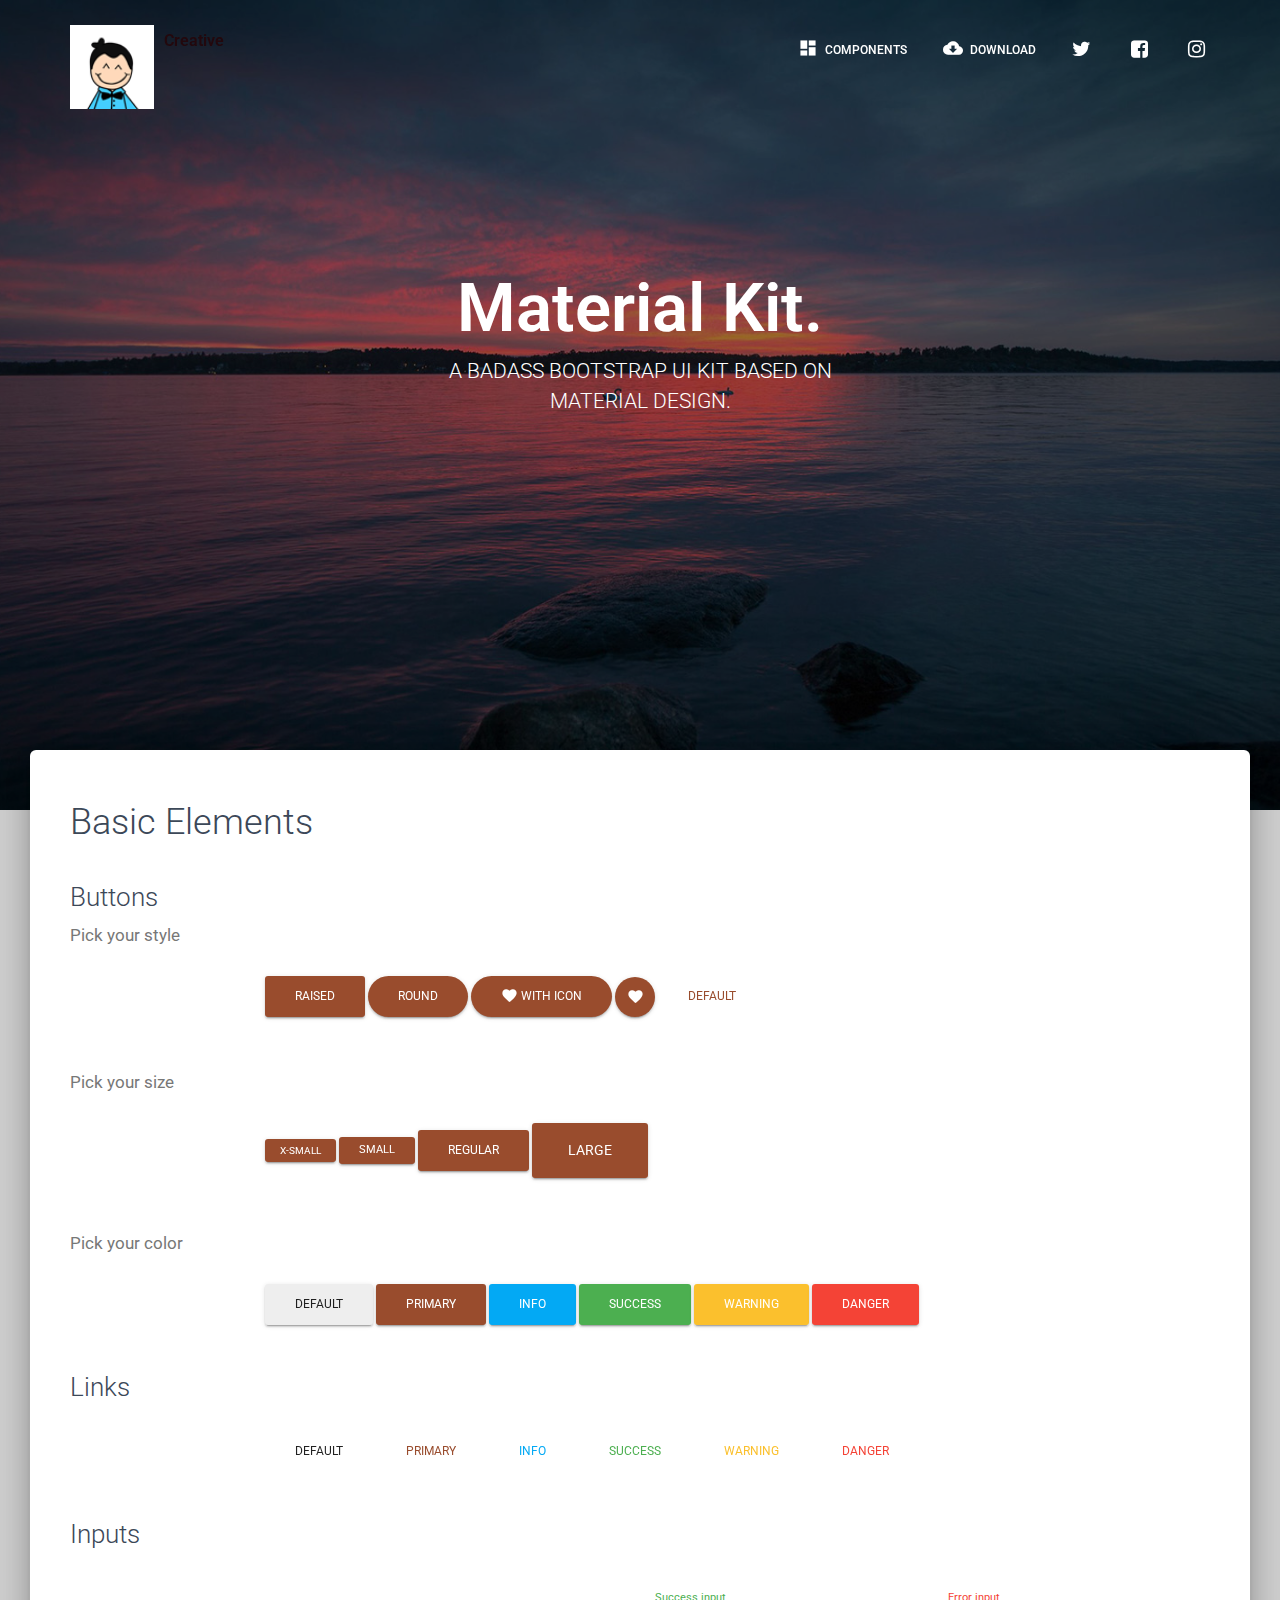
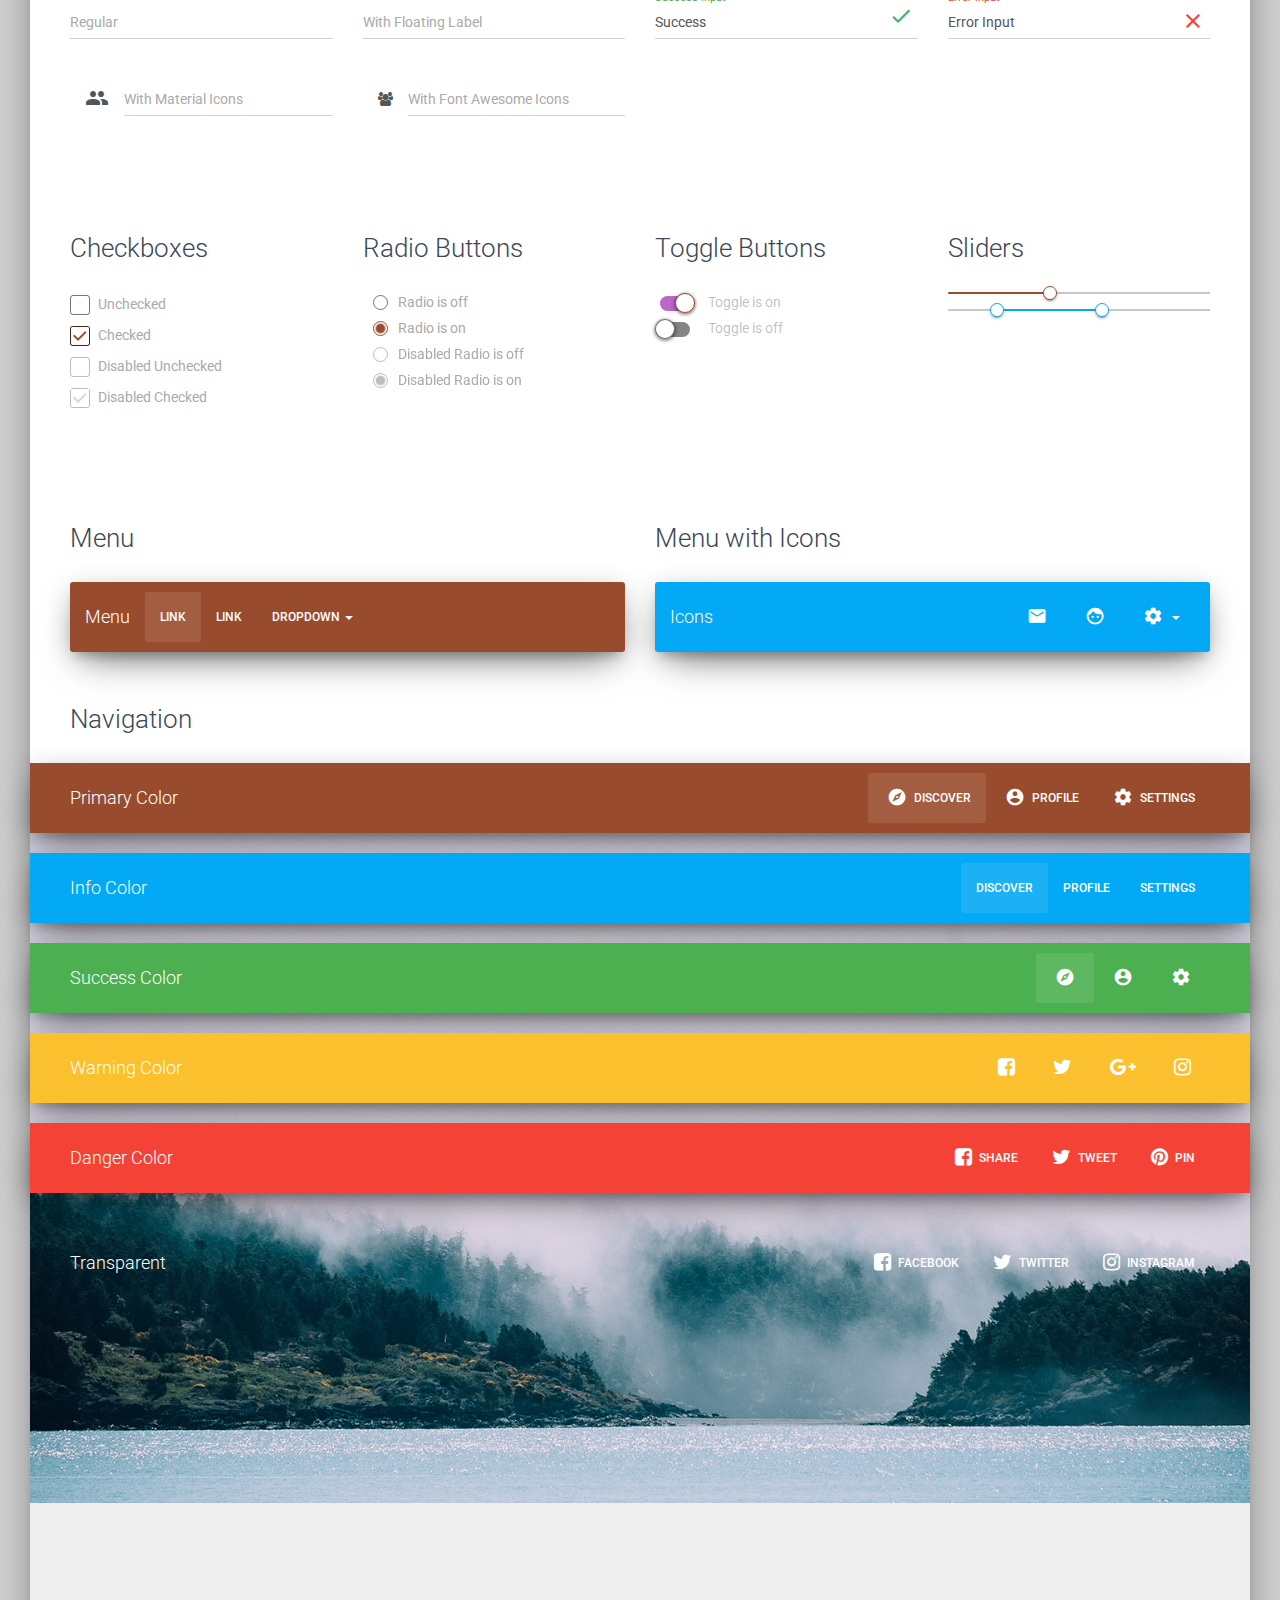
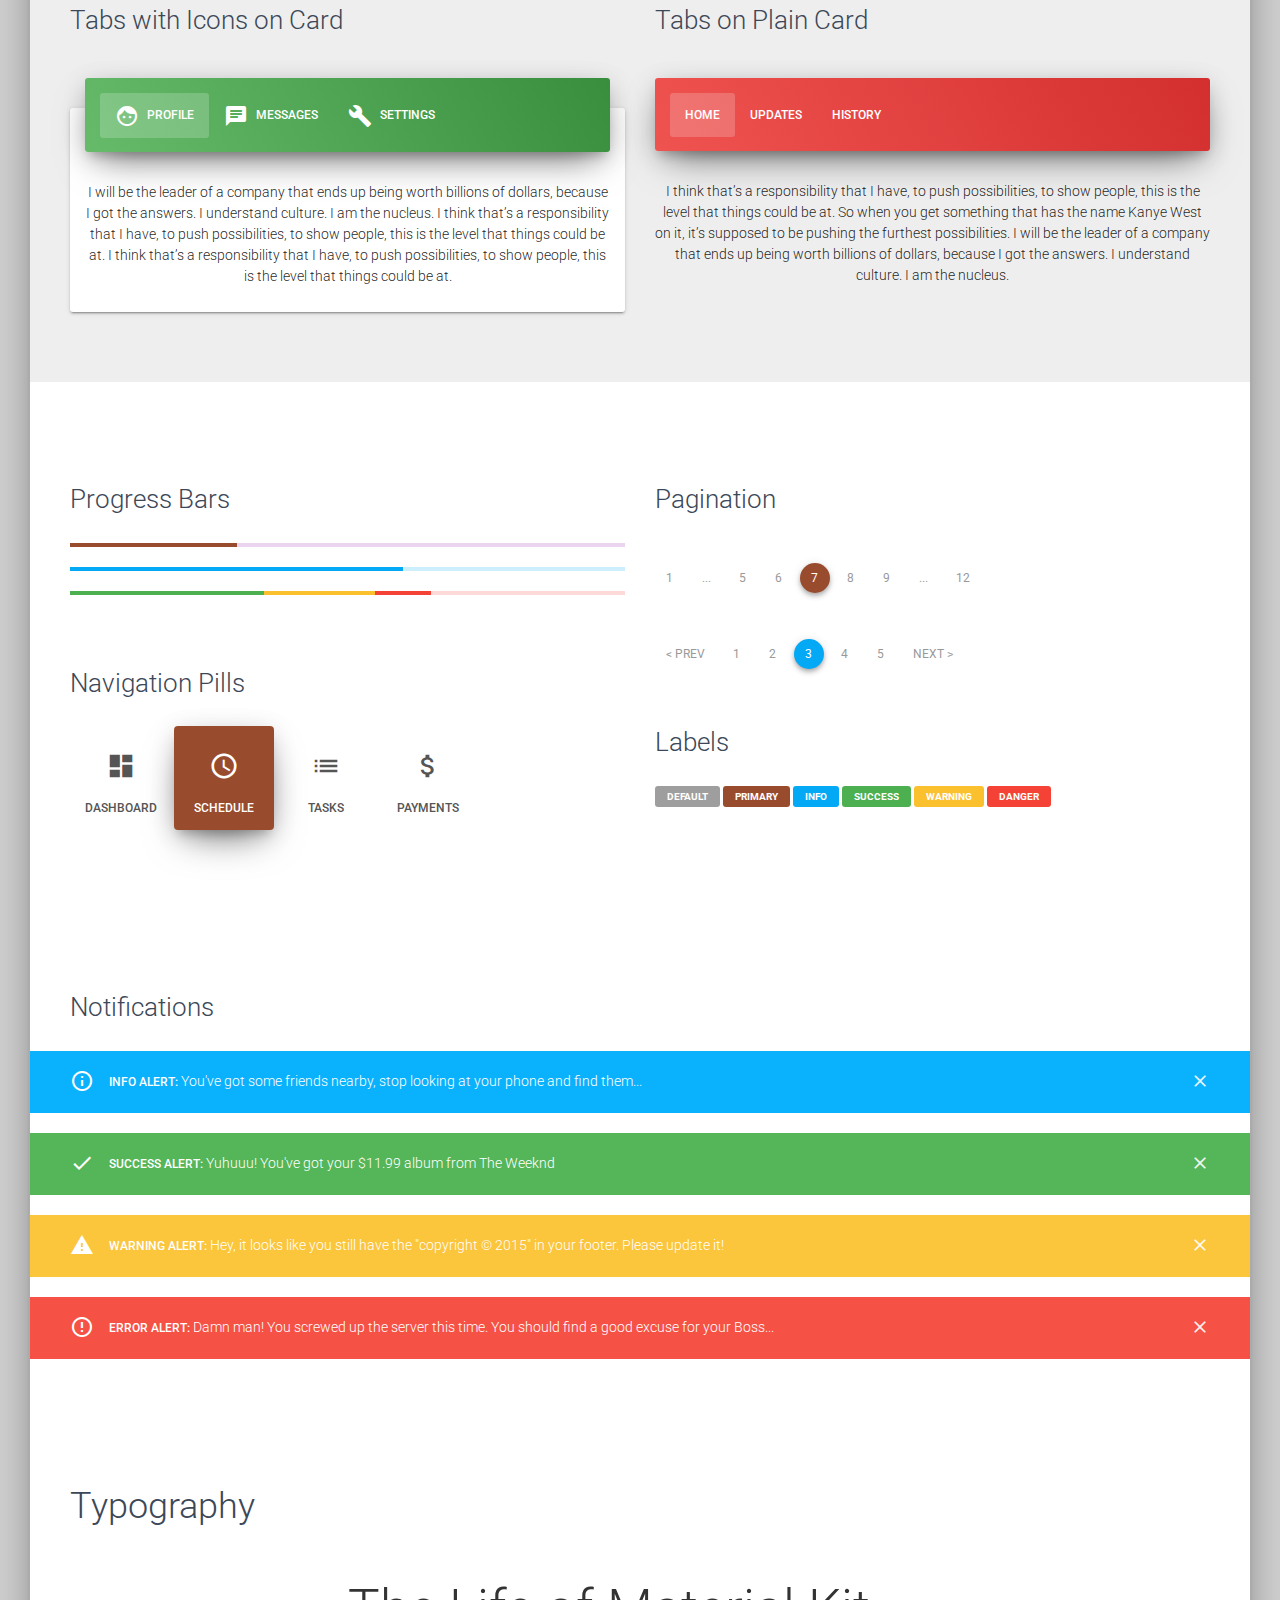
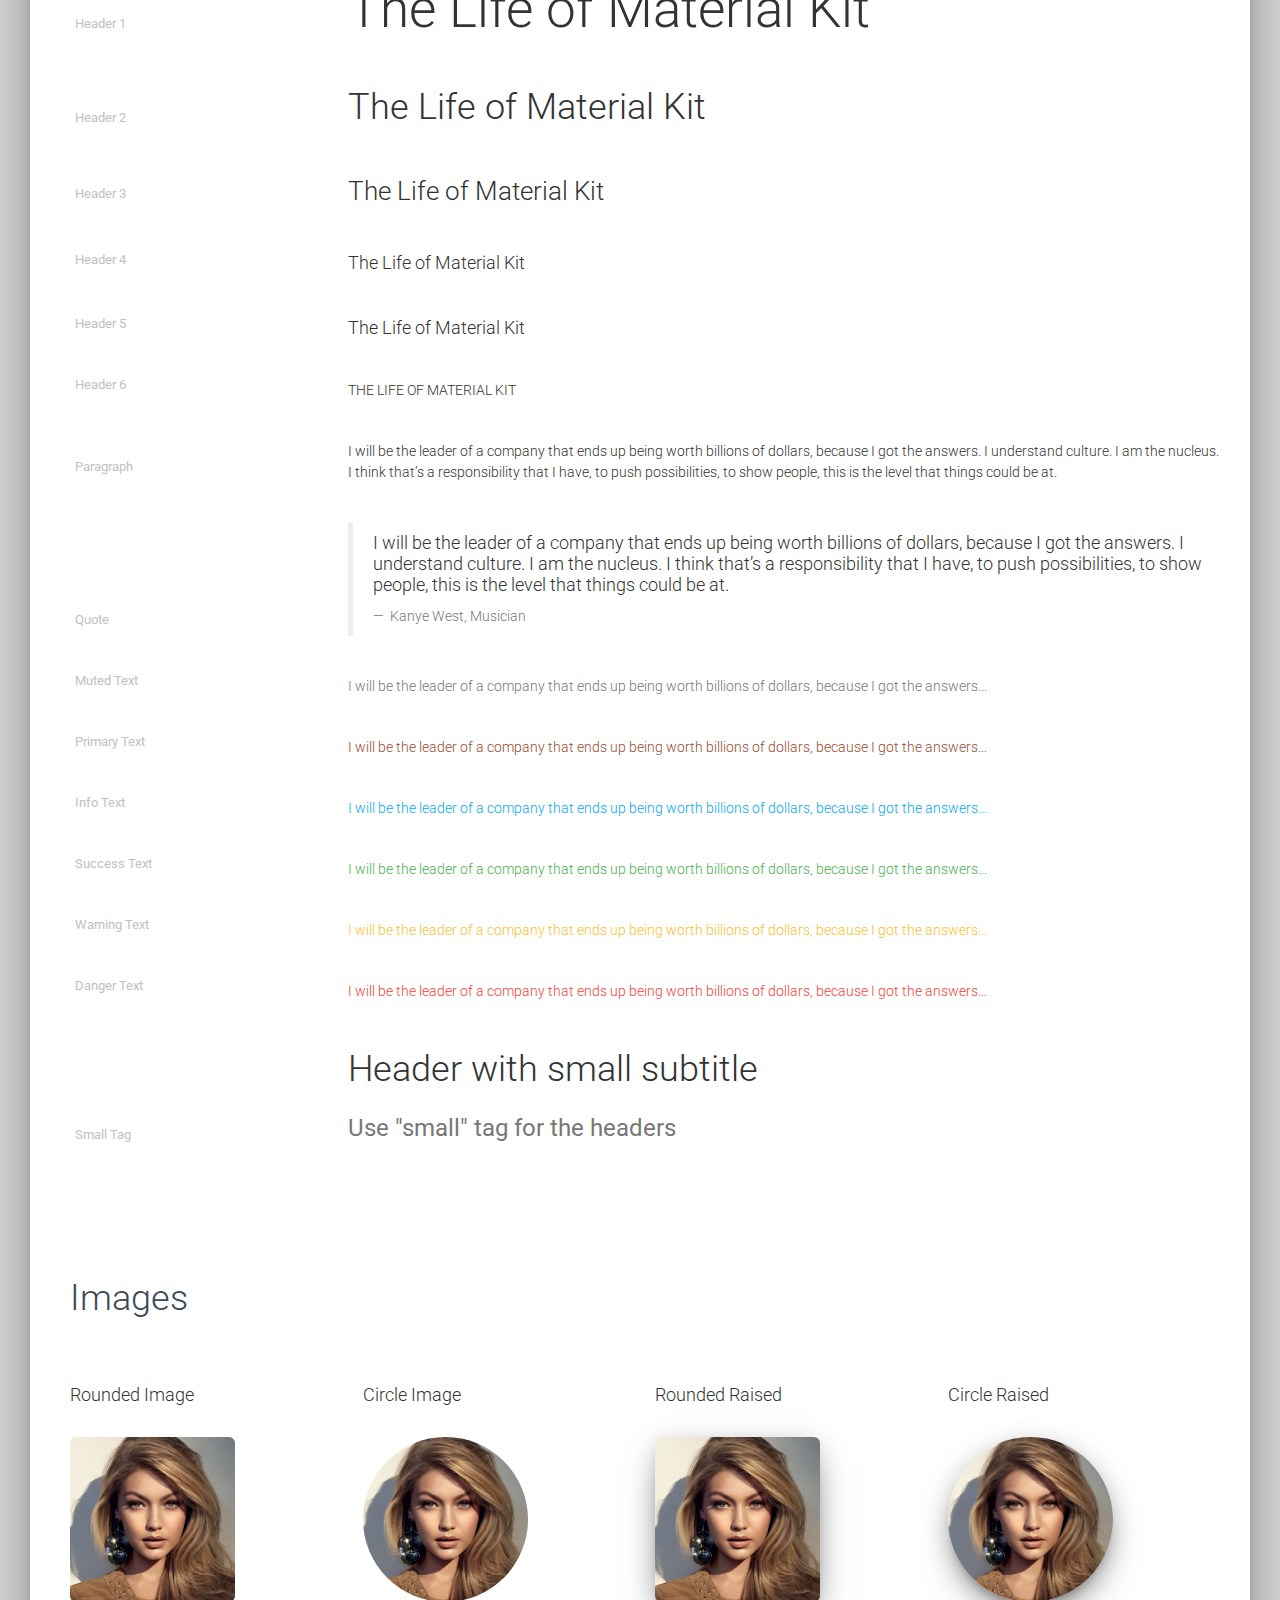
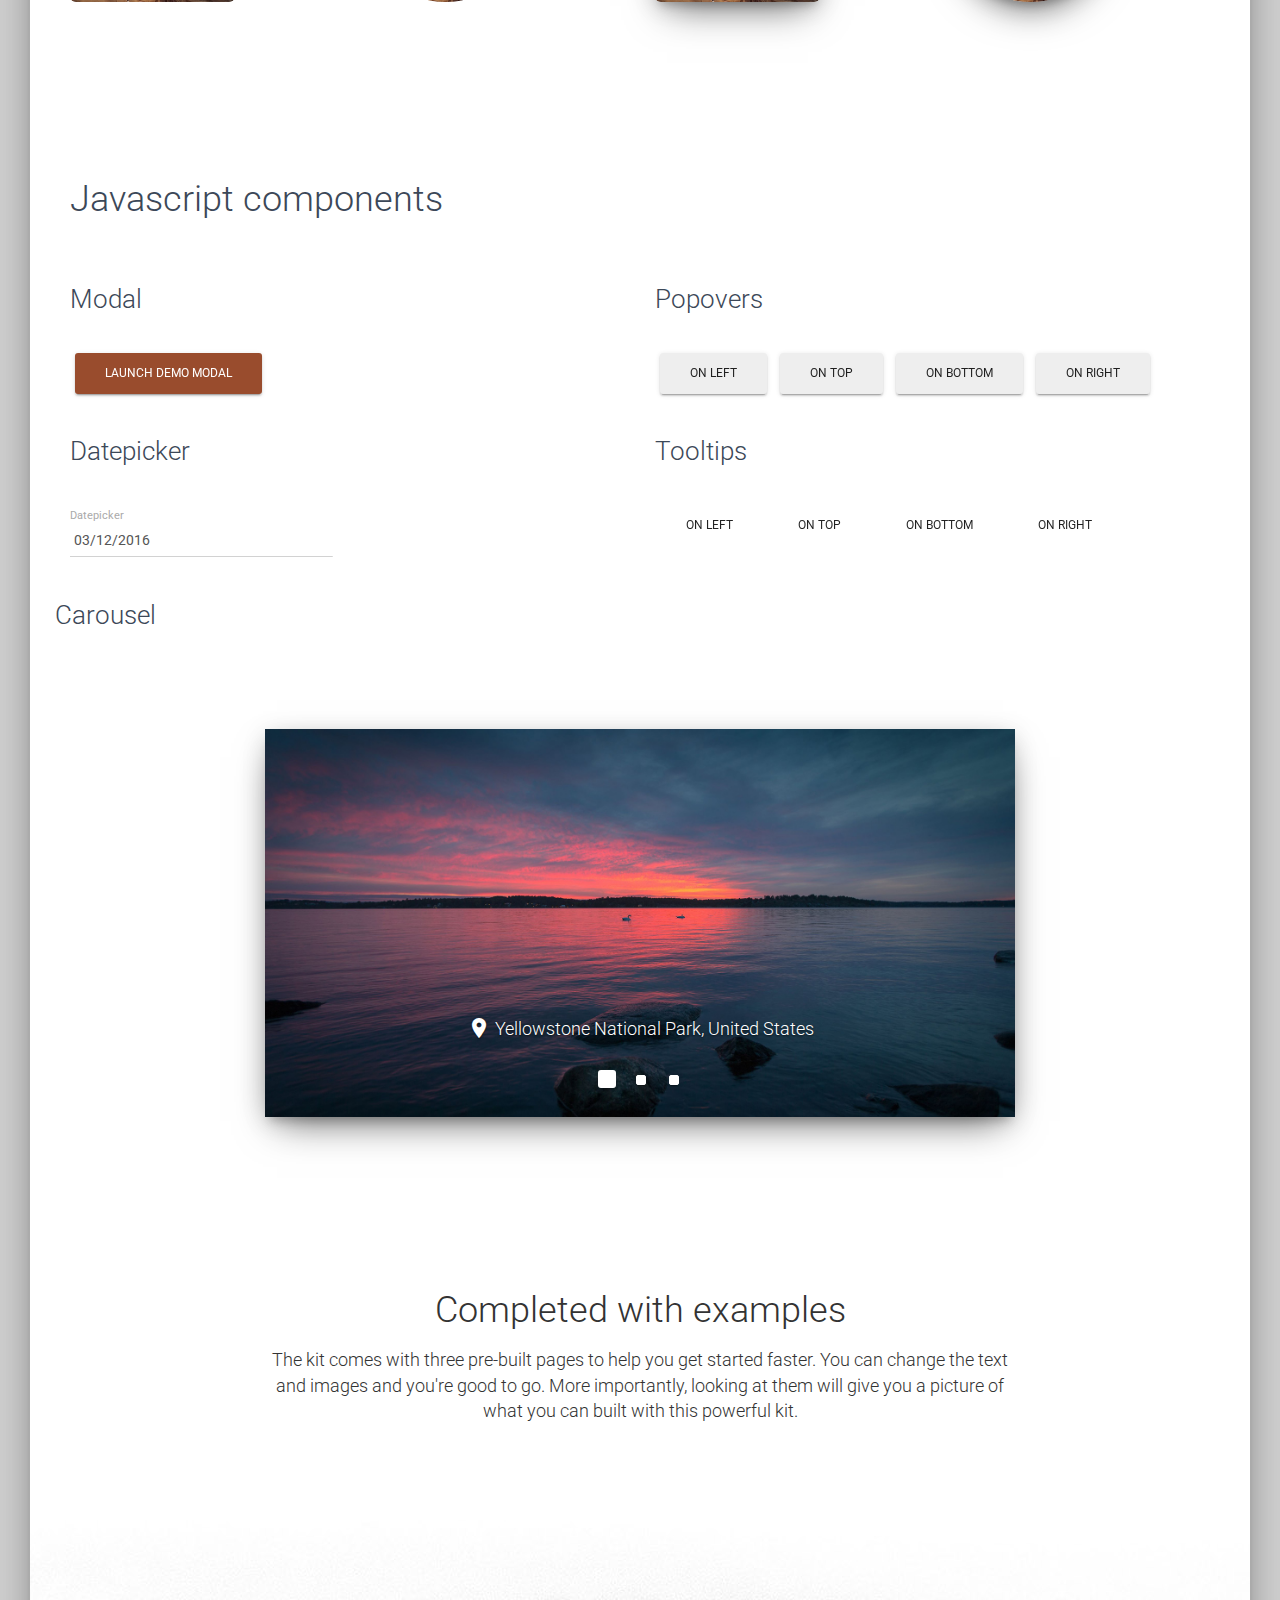
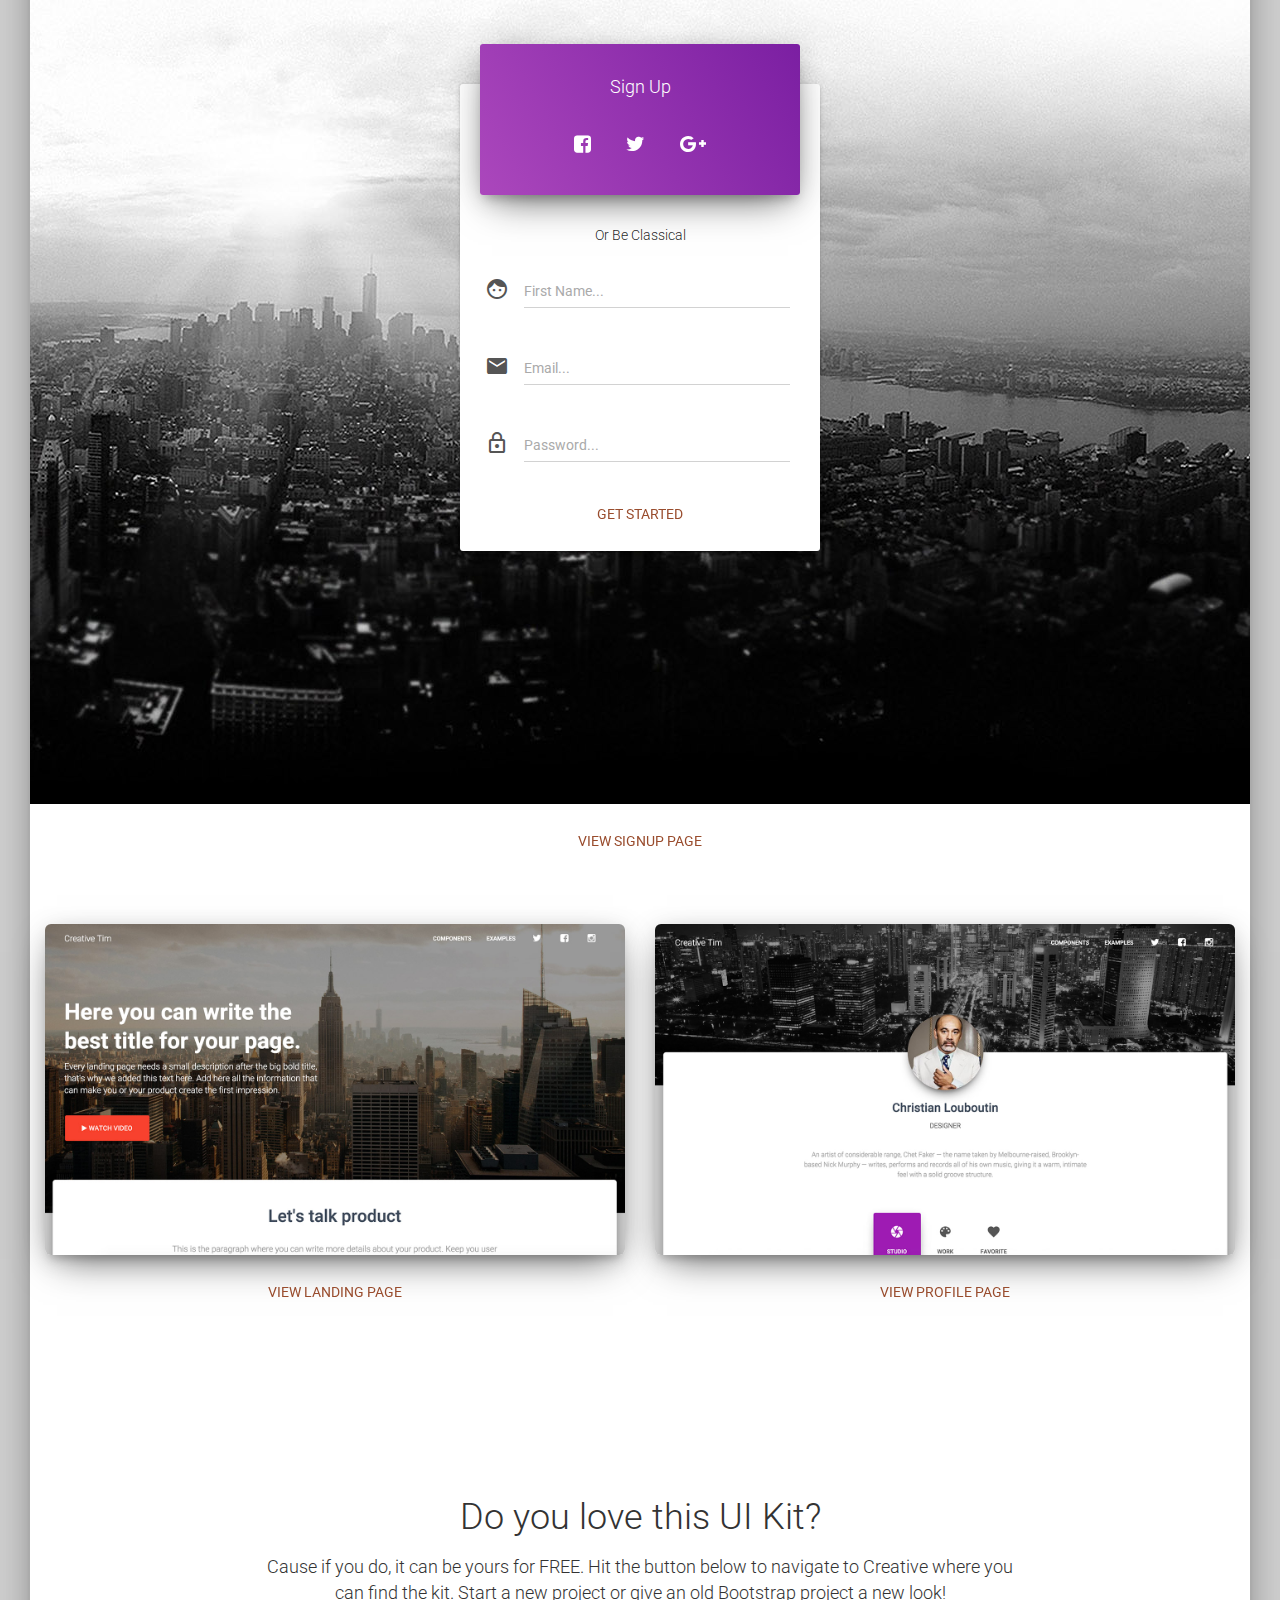
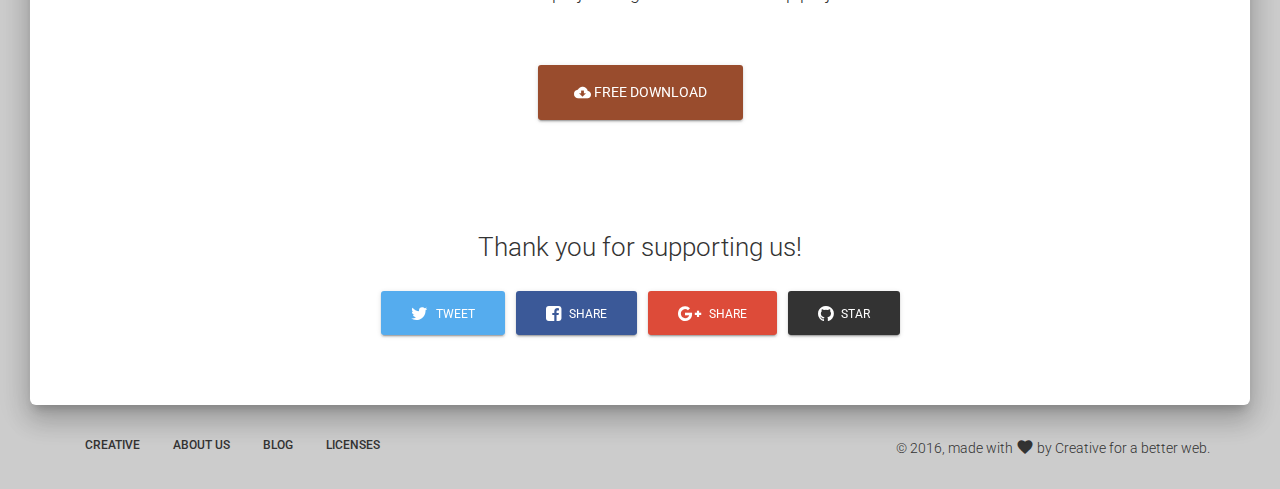
<file: demo.html>
<!doctype html>
<html lang="en">
<head>
	<meta charset="utf-8" />
	<link rel="apple-touch-icon" sizes="76x76" href="assets/img/apple-icon.png">
	<link rel="icon" type="image/png" href="assets/img/favicon.png">
	<meta http-equiv="X-UA-Compatible" content="IE=edge,chrome=1" />

	<title>Rohit Bhobu</title>

	<meta content='width=device-width, initial-scale=1.0, maximum-scale=1.0, user-scalable=0' name='viewport' />

	<!--     Fonts and icons     -->
	<link rel="stylesheet" href="https://fonts.googleapis.com/icon?family=Material+Icons" />
    <link rel="stylesheet" type="text/css" href="https://fonts.googleapis.com/css?family=Roboto:300,400,500,700" />
	<link rel="stylesheet" href="https://maxcdn.bootstrapcdn.com/font-awesome/4.5.0/css/font-awesome.min.css" />

	<!-- CSS Files -->
    <link href="assets/css/bootstrap.min.css" rel="stylesheet" />
    <link href="assets/css/material-kit.css" rel="stylesheet"/>

	<!-- CSS Just for demo purpose, don't include it in your project -->
	<link href="assets/css/demo.css" rel="stylesheet" />

</head>

<body class="index-page">
<!-- Navbar -->
<nav class="navbar navbar-transparent navbar-fixed-top navbar-color-on-scroll">
	<div class="container">
        <div class="navbar-header">
	    	<button type="button" class="navbar-toggle" data-toggle="collapse" data-target="#navigation-index">
	        	<span class="sr-only">Toggle navigation</span>
	        	<span class="icon-bar"></span>
	        	<span class="icon-bar"></span>
	        	<span class="icon-bar"></span>
	    	</button>
	    	<a href="">
	        	<div class="logo-container">
	                <div class="logo">
	                    <img src="assets/img/logo.png" alt="Creative  Logo" rel="tooltip" title="<b>Material Kit</b> was Designed & Coded with care by the staff from <b>Creative </b>" data-placement="bottom" data-html="true">
	                </div>
	                <div class="brand">
	                    Creative
	                </div>


				</div>
	      	</a>
	    </div>

	    <div class="collapse navbar-collapse" id="navigation-index">
	    	<ul class="nav navbar-nav navbar-right">
				<li>
					<a href="components-documentation.html" class="btn" target="_blank">
						<i class="material-icons">dashboard</i> Components
					</a>
				</li>
				<li>
					<a href="http://www.creative-tim.com/product/material-kit" target="_blank" class="btn">
						<i class="material-icons">cloud_download</i> Download
					</a>
				</li>
				<li>
					<a rel="tooltip" title="Follow us on Twitter" data-placement="bottom" href="https://twitter.com/Creative" target="_blank" class="btn btn-simple">
						<i class="fa fa-twitter"></i>
					</a>
				</li>
				<li>
					<a rel="tooltip" title="Like us on Facebook" data-placement="bottom" href="https://www.facebook.com/Creative" target="_blank" class="btn btn-simple">
						<i class="fa fa-facebook-square"></i>
					</a>
				</li>
				<li>
					<a rel="tooltip" title="Follow us on Instagram" data-placement="bottom" href="https://www.instagram.com/CreativeOfficial" target="_blank" class="btn btn-simple">
						<i class="fa fa-instagram"></i>
					</a>
				</li>

	    	</ul>
	    </div>
	</div>
</nav>
<!-- End Navbar -->

<div class="wrapper">
	<div class="header header-filter" style="background-image: url('assets/img/bg2.jpeg');">
		<div class="container">
			<div class="row">
				<div class="col-md-8 col-md-offset-2">
					<div class="brand">
						<h1>Material Kit.</h1>
						<h3>A Badass Bootstrap UI Kit based on Material Design.</h3>
					</div>
				</div>
			</div>

		</div>
	</div>

	<div class="main main-raised">
		<div class="section section-basic">
	    	<div class="container">
	            <div class="title">
	                <h2>Basic Elements</h2>
	            </div>

		        <div id="buttons">
					<div class="title">
						<h3>Buttons <br />
							<small>Pick your style</small>
						</h3>
					</div>
					<div class="row">
						<div class="col-md-8 col-md-offset-2">
							<button class="btn btn-primary btn-raised">Raised</button>
							<button class="btn btn-primary btn-raised btn-round">Round</button>
							<button class="btn btn-primary btn-raised btn-round">
								<i class="material-icons">favorite</i> With Icon
							</button>
							<button class="btn btn-primary btn-raised btn-fab btn-fab-mini btn-round">
								<i class="material-icons">favorite</i>
							</button>
							<button class="btn btn-primary">Default</button>

						</div>
					</div>
					<div class="title">
	                    <h3><small>Pick your size</small></h3>
	                </div>
	                <div class="row">
	                    <div class="col-md-8 col-md-offset-2">
	                        <button class="btn btn-raised btn-primary btn-xs">x-Small</button>
	                        <button class="btn btn-raised btn-primary btn-sm">Small</button>
	                        <button class="btn btn-raised btn-primary">Regular</button>
	                        <button class="btn btn-raised btn-primary btn-lg">Large</button>
	                    </div>
	                </div>

					<div class="title">
	                    <h3><small> Pick your color </small></h3>
	                </div>
	                <div class="row">
	                    <div class="col-md-8 col-md-offset-2">
	                        <button class="btn btn-raised">Default</button>
	                        <button class="btn btn-raised btn-primary">Primary</button>
	                        <button class="btn btn-raised btn-info">Info</button>
	                        <button class="btn btn-raised btn-success">Success</button>
	                        <button class="btn btn-raised btn-warning">Warning</button>
	                        <button class="btn btn-raised btn-danger">Danger</button>
	                    </div>
	                </div>
	                <div class="title">
	                    <h3>Links</h3>
	                </div>
	                <div class="row">
	                    <div class="col-md-8 col-md-offset-2">
	                        <button class="btn">Default</button>
	                        <button class="btn btn-primary">Primary</button>
	                        <button class="btn btn-info">Info</button>
	                        <button class="btn btn-success">Success</button>
	                        <button class="btn btn-warning">Warning</button>
	                        <button class="btn btn-danger">Danger</button>
	                    </div>
	                </div>
		        </div>

		        <div id="inputs">
		            <div class="title">
		                <h3>Inputs</h3>
		            </div>

		            <div class="row">
						<div class="col-sm-3">
		                	<div class="form-group">
		        	        	<input type="text" value="" placeholder="Regular" class="form-control" />
		                	</div>
		                </div>

						<div class="col-sm-3">
							<div class="form-group label-floating">
								<label class="control-label">With Floating Label</label>
								<input type="email" class="form-control">
							</div>
						</div>

		                <div class="col-sm-3">
		                	<div class="form-group label-floating has-success">
								<label class="control-label">Success input</label>
		                    	<input type="text" value="Success" class="form-control" />
								<span class="form-control-feedback">
									<i class="material-icons">done</i>
								</span>
		                	</div>
		                </div>

		                <div class="col-sm-3">
		                	<div class="form-group label-floating has-error">
								<label class="control-label">Error input</label>
		                    	<input type="email" value="Error Input" class="form-control" />
		                    	<span class="material-icons form-control-feedback">clear</span>
		                	</div>
		                </div>

						<div class="col-sm-3">
							<div class="input-group">
								<span class="input-group-addon">
									<i class="material-icons">group</i>
								</span>
								<input type="text" class="form-control" placeholder="With Material Icons">
							</div>
						</div>

						<div class="col-sm-3">
							<div class="input-group">
								<span class="input-group-addon">
									<i class="fa fa-group"></i>
								</span>
								<input type="text" class="form-control" placeholder="With Font Awesome Icons">
							</div>
						</div>
					</div>
				</div>

				<div class="space-70"></div>

				<div id="checkRadios">
				    <div class="row">
		                <div class="col-sm-3">
		                    <div class="title">
		                        <h3>Checkboxes</h3>
		                    </div>

							<div class="checkbox">
								<label>
									<input type="checkbox" name="optionsCheckboxes">
									Unchecked
								</label>
							</div>

							<div class="checkbox">
								<label>
									<input type="checkbox" name="optionsCheckboxes" checked>
									Checked
								</label>
							</div>

							<div class="checkbox">
								<label>
									<input type="checkbox" name="optionsCheckboxes" disabled>
									Disabled Unchecked
								</label>
							</div>

							<div class="checkbox">
								<label>
									<input type="checkbox" name="optionsCheckboxes" disabled checked>
									Disabled Checked
								</label>
							</div>

		                </div>

		                <div class="col-sm-3">
		                    <div class="title">
		                        <h3>Radio Buttons</h3>
		                    </div>

							<div class="radio">
								<label>
									<input type="radio" name="optionsRadios">
									Radio is off
								</label>
							</div>
							<div class="radio">
								<label>
									<input type="radio" name="optionsRadios" checked="true">
									Radio is on
								</label>
							</div>
							<div class="radio">
								<label>
									<input type="radio" name="optionsRadiosDisabled" disabled>
									Disabled Radio is off
								</label>
							</div>
							<div class="radio">
								<label>
									<input type="radio" name="optionsRadiosDisabled" checked="true" disabled>
									Disabled Radio is on
								</label>
							</div>
		                </div>

						<div class="col-sm-3">
		                    <div class="title">
		                        <h3>Toggle Buttons</h3>
							</div>

							<div class="togglebutton">
				            	<label>
				                	<input type="checkbox" checked="">
									Toggle is on
				            	</label>
				            </div>

							<div class="togglebutton">
				            	<label>
				                	<input type="checkbox">
									Toggle is off
				            	</label>
				            </div>
		                </div>

						<div class="col-sm-3">
							<div class="title">
		                        <h3>Sliders</h3>
		                    </div>

							<div id="sliderRegular" class="slider"></div>
							<div id="sliderDouble" class="slider slider-info"></div>
						</div>

		            </div>
		        </div>
	    	</div>
	    </div>

	    <div class="section section-navbars">
	        <div class="container" id="menu-dropdown">

				<div class="row">
	                <div class="col-md-6">
	                    <div class="title">
	                        <h3>Menu</h3>
	                    </div>

                        <nav class="navbar navbar-default">
                        	<div class="container-fluid">
	                            <div class="navbar-header">
	                            	<button type="button" class="navbar-toggle" data-toggle="collapse" data-target="#example-navbar">
	                            		<span class="sr-only">Toggle navigation</span>
		                                <span class="icon-bar"></span>
		                                <span class="icon-bar"></span>
		                                <span class="icon-bar"></span>
		                            </button>
	                            	<a class="navbar-brand" href="#">Menu</a>
	                            </div>

	                            <div class="collapse navbar-collapse" id="example-navbar">
	                            	<ul class="nav navbar-nav">
	                        			<li class="active"><a href="#">Link</a></li>
	                            		<li><a href="#">Link</a></li>
	                                	<li class="dropdown">
	                                		<a href="#" class="dropdown-toggle" data-toggle="dropdown">Dropdown
												<b class="caret"></b>
											</a>
	                                    	<ul class="dropdown-menu dropdown-menu-right">
	                                        	<li class="dropdown-header">Dropdown header</li>
	                                        	<li><a href="#">Action</a></li>
		                                        <li><a href="#">Another action</a></li>
		                                        <li><a href="#">Something else here</a></li>
		                                        <li class="divider"></li>
		                                        <li><a href="#">Separated link</a></li>
		                                        <li class="divider"></li>
		                                        <li><a href="#">One more separated link</a></li>
		                                    </ul>
	                                	</li>
	                            	</ul>
	                            </div>
							</div>
                        </nav>
	                </div>
	                <div class="col-md-6">
						<div class="title">
	                        <h3>Menu with Icons</h3>
	                    </div>

	                    <nav class="navbar navbar-info">
	                    	<div class="container-fluid">
								<div class="navbar-header">
	                            	<button type="button" class="navbar-toggle" data-toggle="collapse" data-target="#example-navbar-icons">
		                                <span class="sr-only">Toggle navigation</span>
		                                <span class="icon-bar"></span>
		                                <span class="icon-bar"></span>
		                                <span class="icon-bar"></span>
	                            	</button>
	                            	<a class="navbar-brand" href="#">Icons</a>
	                            </div>

	                            <div class="collapse navbar-collapse" id="example-navbar-icons">
	                            	<ul class="nav navbar-nav navbar-right">
	                        			<li>
											<a href="#pablo"><i class="material-icons">email</i></a>
										</li>
	                            		<li>
											<a href="#pablo"><i class="material-icons">face</i></a>
										</li>
	                                	<li class="dropdown">
	                                		<a href="#" class="dropdown-toggle" data-toggle="dropdown">
												<i class="material-icons">settings</i>
												<b class="caret"></b>
											</a>
	                                    	<ul class="dropdown-menu dropdown-menu-right">
	                                        	<li class="dropdown-header">Dropdown header</li>
	                                        	<li><a href="#">Action</a></li>
		                                        <li><a href="#">Another action</a></li>
		                                        <li><a href="#">Something else here</a></li>
		                                        <li class="divider"></li>
		                                        <li><a href="#">Separated link</a></li>
		                                        <li class="divider"></li>
		                                        <li><a href="#">One more separated link</a></li>
		                                    </ul>
	                                	</li>
	                            	</ul>
	                            </div>
							</div>
	                    </nav>

	                </div>
	            </div>
	            <div class="title">
	                <h3>Navigation</h3>
	            </div>
	        </div>

	        <div id="navbar">
	            <div class="navigation-example">

					<!-- Navbar Primary  -->
					<nav class="navbar navbar-primary">
						<div class="container">
							<div class="navbar-header">
								<button type="button" class="navbar-toggle" data-toggle="collapse" data-target="#example-navbar-primary">
									<span class="sr-only">Toggle navigation</span>
									<span class="icon-bar"></span>
									<span class="icon-bar"></span>
									<span class="icon-bar"></span>
								</button>
								<a class="navbar-brand" href="#pablo">Primary Color</a>
							</div>

							<div class="collapse navbar-collapse" id="example-navbar-primary">
								<ul class="nav navbar-nav navbar-right">
									<li class="active">
		                                <a href="#pablo">
											<i class="material-icons">explore</i>
											Discover
		                                </a>
		                            </li>
		                            <li>
		                                <a href="#pablo">
											<i class="material-icons">account_circle</i>
		                                    Profile
		                                </a>
		                            </li>
		                            <li>
		                                <a href="#pablo">
											<i class="material-icons">settings</i>
											Settings
		                                </a>
		                            </li>
								</ul>
							</div>
						</div>
					</nav>
					<!-- End Navbar Primary -->

					<!-- Navbar Info -->
					<nav class="navbar navbar-info">
						<div class="container">
							<div class="navbar-header">
								<button type="button" class="navbar-toggle" data-toggle="collapse" data-target="#example-navbar-info">
									<span class="sr-only">Toggle navigation</span>
									<span class="icon-bar"></span>
									<span class="icon-bar"></span>
									<span class="icon-bar"></span>
								</button>
								<a class="navbar-brand" href="#pablo">Info Color</a>
							</div>

							<div class="collapse navbar-collapse" id="example-navbar-info">
								<ul class="nav navbar-nav navbar-right">
									<li class="active">
		                                <a href="#pablo" >
		                                    Discover
		                                </a>
		                            </li>
		                            <li>
		                                <a href="#pablo">
		                                    Profile
		                                </a>
		                            </li>
		                            <li>
		                                <a href="#pablo">
		                                    Settings
		                                </a>
		                            </li>
								</ul>
							</div>
						</div>
					</nav>
					<!-- End Navbar Info -->

					<!-- Navbar Success -->
					<nav class="navbar navbar-success">
						<div class="container">
							<div class="navbar-header">
								<button type="button" class="navbar-toggle" data-toggle="collapse" data-target="#example-navbar-success">
									<span class="sr-only">Toggle navigation</span>
									<span class="icon-bar"></span>
									<span class="icon-bar"></span>
									<span class="icon-bar"></span>
								</button>
								<a class="navbar-brand" href="#">Success Color</a>
							</div>

							<div class="collapse navbar-collapse" id="example-navbar-success">
								<ul class="nav navbar-nav navbar-right">
									<li class="active">
		                                <a href="#pablo">
											<i class="material-icons">explore</i>
		                                </a>
		                            </li>
		                            <li>
		                                <a href="#pablo">
											<i class="material-icons">account_circle</i>
		                                </a>
		                            </li>
		                            <li>
		                                <a href="#pablo">
											<i class="material-icons">settings</i>
		                                </a>
		                            </li>
								</ul>
							</div>
						</div>
					</nav>
					<!-- End Navbar Success -->

					<!-- Navbar Warning -->
					<nav class="navbar navbar-warning">
						<div class="container">
							<div class="navbar-header">
								<button type="button" class="navbar-toggle" data-toggle="collapse" data-target="#example-navbar-warning">
									<span class="sr-only">Toggle navigation</span>
									<span class="icon-bar"></span>
									<span class="icon-bar"></span>
									<span class="icon-bar"></span>
								</button>
								<a class="navbar-brand" href="#pablo">Warning Color</a>
							</div>

							<div class="collapse navbar-collapse" id="example-navbar-warning">
								<ul class="nav navbar-nav navbar-right">
									<li>
		                                <a href="#pablo">
											<i class="fa fa-facebook-square"></i>
		                                </a>
		                            </li>
		                            <li>
		                                <a href="#pablo">
											<i class="fa fa-twitter"></i>
		                                </a>
		                            </li>
									<li>
		                                <a href="#pablo">
											<i class="fa fa-google-plus"></i>
		                                </a>
		                            </li>
		                            <li>
		                                <a href="#pablo">
											<i class="fa fa-instagram"></i>
		                                </a>
		                            </li>
								</ul>
							</div>
						</div>
					</nav>
					<!-- End Navbar Warning -->

					<!-- Navbar Danger -->
					<nav class="navbar navbar-danger">
						<div class="container">
							<div class="navbar-header">
								<button type="button" class="navbar-toggle" data-toggle="collapse" data-target="#example-navbar-danger">
									<span class="sr-only">Toggle navigation</span>
									<span class="icon-bar"></span>
									<span class="icon-bar"></span>
									<span class="icon-bar"></span>
								</button>
								<a class="navbar-brand" href="#pablo">Danger Color</a>
							</div>

							<div class="collapse navbar-collapse" id="example-navbar-danger">
								<ul class="nav navbar-nav navbar-right">
									<li>
		                                <a href="#pablo">
											<i class="fa fa-facebook-square"></i> Share
		                                </a>
		                            </li>
		                            <li>
		                                <a href="#pablo">
											<i class="fa fa-twitter"></i> Tweet
		                                </a>
		                            </li>
									<li>
		                                <a href="#pablo">
											<i class="fa fa-pinterest"></i> Pin
		                                </a>
		                            </li>
								</ul>
							</div>
						</div>
					</nav>
					<!-- End Navbar Danger -->

					<!-- Navbar Transparent -->
					<nav class="navbar navbar-transparent">
						<div class="container">
							<div class="navbar-header">
								<button type="button" class="navbar-toggle" data-toggle="collapse" data-target="#example-navbar-transparent">
									<span class="sr-only">Toggle navigation</span>
									<span class="icon-bar"></span>
									<span class="icon-bar"></span>
									<span class="icon-bar"></span>
								</button>
								<a class="navbar-brand" href="#pablo">Transparent</a>
							</div>

							<div class="collapse navbar-collapse" id="example-navbar-transparent">
								<ul class="nav navbar-nav navbar-right">
									<li>
		                                <a href="#pablo">
		                                    <i class="fa fa-facebook-square"></i>
		                                    Facebook
		                                </a>
		                            </li>
		                            <li>
		                                <a href="#pablo">
		                                    <i class="fa fa-twitter"></i>
		                                    Twitter
		                                </a>
		                            </li>
									<li>
		                                <a href="#pablo">
											<i class="fa fa-instagram"></i> Instagram
		                                </a>
		                            </li>
								</ul>
							</div>
						</div>
					</nav>
					<!-- End Navbar Transparent-->
	            </div>
	        </div>
		</div>
		<!-- End .section-navbars  -->

		<div class="section section-tabs">
			<div class="container">
				<div class="row">
					<div class="col-md-6">
						<div class="title">
							<h3>Tabs with Icons on Card</h3>
						</div>

						<!-- Tabs with icons on Card -->
						<div class="card card-nav-tabs">
							<div class="header header-success">
								<!-- colors: "header-primary", "header-info", "header-success", "header-warning", "header-danger" -->
								<div class="nav-tabs-navigation">
									<div class="nav-tabs-wrapper">
										<ul class="nav nav-tabs" data-tabs="tabs">
											<li class="active">
												<a href="#profile" data-toggle="tab">
													<i class="material-icons">face</i>
													Profile
												</a>
											</li>
											<li>
												<a href="#messages" data-toggle="tab">
													<i class="material-icons">chat</i>
													Messages
												</a>
											</li>
											<li>
												<a href="#settings" data-toggle="tab">
													<i class="material-icons">build</i>
													Settings
												</a>

											</li>
										</ul>
									</div>
								</div>
							</div>
							<div class="content">
								<div class="tab-content text-center">
									<div class="tab-pane active" id="profile">
										<p> I will be the leader of a company that ends up being worth billions of dollars, because I got the answers. I understand culture. I am the nucleus. I think that’s a responsibility that I have, to push possibilities, to show people, this is the level that things could be at. I think that’s a responsibility that I have, to push possibilities, to show people, this is the level that things could be at. </p>
									</div>
									<div class="tab-pane" id="messages">
										<p> I think that’s a responsibility that I have, to push possibilities, to show people, this is the level that things could be at. I will be the leader of a company that ends up being worth billions of dollars, because I got the answers. I understand culture. I am the nucleus. I think that’s a responsibility that I have, to push possibilities, to show people, this is the level that things could be at.</p>
									</div>
									<div class="tab-pane" id="settings">
										<p>I think that’s a responsibility that I have, to push possibilities, to show people, this is the level that things could be at. So when you get something that has the name Kanye West on it, it’s supposed to be pushing the furthest possibilities. I will be the leader of a company that ends up being worth billions of dollars, because I got the answers. I understand culture. I am the nucleus.</p>
									</div>
								</div>
							</div>
						</div>
						<!-- End Tabs with icons on Card -->

					</div>

					<div class="col-md-6">
						<div class="title">
							<h3>Tabs on Plain Card</h3>
						</div>

						<!-- Tabs on Plain Card -->
						<div class="card card-nav-tabs card-plain">
							<div class="header header-danger">
								<!-- colors: "header-primary", "header-info", "header-success", "header-warning", "header-danger" -->
								<div class="nav-tabs-navigation">
									<div class="nav-tabs-wrapper">
										<ul class="nav nav-tabs" data-tabs="tabs">
											<li class="active"><a href="#home" data-toggle="tab">Home</a></li>
											<li><a href="#updates" data-toggle="tab">Updates</a></li>
											<li><a href="#history" data-toggle="tab">History</a></li>
										</ul>
									</div>
								</div>
							</div>
							<div class="content">
								<div class="tab-content text-center">
									<div class="tab-pane active" id="home">
										<p>I think that’s a responsibility that I have, to push possibilities, to show people, this is the level that things could be at. So when you get something that has the name Kanye West on it, it’s supposed to be pushing the furthest possibilities. I will be the leader of a company that ends up being worth billions of dollars, because I got the answers. I understand culture. I am the nucleus.</p>
									</div>
									<div class="tab-pane" id="updates">
										<p> I will be the leader of a company that ends up being worth billions of dollars, because I got the answers. I understand culture. I am the nucleus. I think that’s a responsibility that I have, to push possibilities, to show people, this is the level that things could be at. I think that’s a responsibility that I have, to push possibilities, to show people, this is the level that things could be at. </p>
									</div>
									<div class="tab-pane" id="history">
										<p> I think that’s a responsibility that I have, to push possibilities, to show people, this is the level that things could be at. I will be the leader of a company that ends up being worth billions of dollars, because I got the answers. I understand culture. I am the nucleus. I think that’s a responsibility that I have, to push possibilities, to show people, this is the level that things could be at.</p>
									</div>
								</div>
							</div>
						</div>
						<!-- End Tabs on plain Card -->
					</div>

				</div>
			</div>
		</div>
		<!-- End Section Tabs -->

	    <div class="section section-pagination">
	        <div class="container">
	            <div class="row">
	                <div class="col-md-6">
	                    <div class="title">
	                        <h3>Progress Bars</h3>
	                    </div>

	                    <div class="progress progress-line-primary">
	                    	<div class="progress-bar" role="progressbar" aria-valuenow="60" aria-valuemin="0" aria-valuemax="100" style="width: 30%;">
	                        <span class="sr-only">60% Complete</span>
	                      </div>
	                    </div>

	                    <div class="progress progress-line-info">
	                    	<div class="progress-bar progress-bar-info" role="progressbar" aria-valuenow="60" aria-valuemin="0" aria-valuemax="100" style="width: 60%;">
	                    		<span class="sr-only">60% Complete</span>
	                    	</div>
	                    </div>

	                    <div class="progress progress-line-danger">
	                    	<div class="progress-bar progress-bar-success" style="width: 35%">
	                            <span class="sr-only">35% Complete (success)</span>
	                        </div>
	                        <div class="progress-bar progress-bar-warning" style="width: 20%">
	                            <span class="sr-only">20% Complete (warning)</span>
	                        </div>
	                        <div class="progress-bar progress-bar-danger" style="width: 10%">
	                            <span class="sr-only">10% Complete (danger)</span>
	                        </div>
	                    </div>

						<br />
						<div class="title">
	                        <h3>Navigation Pills</h3>
	                    </div>

						<ul class="nav nav-pills" role="tablist">
							<!--
								color-classes: "nav-pills-primary", "nav-pills-info", "nav-pills-success", "nav-pills-warning","nav-pills-danger"
	                        -->
							<li>
								<a href="#dashboard" role="tab" data-toggle="tab">
									<i class="material-icons">dashboard</i>
									Dashboard
								</a>
							</li>
							<li class="active">
	                            <a href="#schedule" role="tab" data-toggle="tab">
									<i class="material-icons">schedule</i>
									Schedule
	                            </a>
	                        </li>
	                        <li>
	                            <a href="#tasks" role="tab" data-toggle="tab">
									<i class="material-icons">list</i>
	                                Tasks
	                            </a>
	                        </li>
							<li>
	                            <a href="#payments" role="tab" data-toggle="tab">
									<i class="material-icons">attach_money</i>
	                                Payments
	                            </a>
	                        </li>
	                    </ul>

	                </div>

	                <div class="col-md-6">
	                    <div class="title">
	                        <h3>Pagination</h3>
	                    </div>

	                    <ul class="pagination pagination-primary">
	                    <!--
							color-classes: "pagination-primary", "pagination-info", "pagination-success", "pagination-warning", "pagination-danger"
	                    -->
							<li><a href="javascript:void(0);">1</a></li>
							<li><a href="javascript:void(0);">...</a></li>
							<li><a href="javascript:void(0);">5</a></li>
							<li><a href="javascript:void(0);">6</a></li>
							<li class="active"><a href="javascript:void(0);">7</a></li>
							<li><a href="javascript:void(0);">8</a></li>
							<li><a href="javascript:void(0);">9</a></li>
							<li><a href="javascript:void(0);">...</a></li>
							<li><a href="javascript:void(0);">12</a></li>
	                    </ul>

						<ul class="pagination pagination-info">
							<li><a href="javascript:void(0);">< prev</a></li>
							<li><a href="javascript:void(0);">1</a></li>
							<li><a href="javascript:void(0);">2</a></li>
							<li class="active"><a href="javascript:void(0);">3</a></li>
							<li><a href="javascript:void(0);">4</a></li>
							<li><a href="javascript:void(0);">5</a></li>
							<li><a href="javascript:void(0);">next ></a></li>
	                    </ul>

						<div class="title">
	                        <h3>Labels </h3>
	                    </div>
	                    <span class="label label-default">Default</span>
	                    <span class="label label-primary">Primary</span>
	                    <span class="label label-info">Info</span>
	                    <span class="label label-success">Success</span>
	                    <span class="label label-warning">Warning</span>
	                    <span class="label label-danger">Danger</span>
	                </div>
	            </div>

				<div class="space"></div>

	            <div class="title">
	                <h3>Notifications</h3>
	            </div>
	        </div>
	    </div>

	    <div class="section section-notifications" id="notifications">
	        <div class="alert alert-info">
	            <div class="container">
					<div class="alert-icon">
						<i class="material-icons">info_outline</i>
					</div>
					<button type="button" class="close" data-dismiss="alert" aria-label="Close">
						<span aria-hidden="true"><i class="material-icons">clear</i></span>
					</button>

	            	<b>Info alert:</b> You've got some friends nearby, stop looking at your phone and find them...
	            </div>
	        </div>
	        <div class="alert alert-success">
	            <div class="container">
					<div class="alert-icon">
						<i class="material-icons">check</i>
					</div>
					<button type="button" class="close" data-dismiss="alert" aria-label="Close">
						<span aria-hidden="true"><i class="material-icons">clear</i></span>
					</button>
	            	<b>Success Alert:</b> Yuhuuu! You've got your $11.99 album from The Weeknd
	            </div>
	        </div>
	        <div class="alert alert-warning">
	             <div class="container">
					 <div class="alert-icon">
						<i class="material-icons">warning</i>
					</div>
					<button type="button" class="close" data-dismiss="alert" aria-label="Close">
						<span aria-hidden="true"><i class="material-icons">clear</i></span>
					</button>
	                 <b>Warning Alert:</b> Hey, it looks like you still have the "copyright &copy;  2015" in your footer. Please update it!
	            </div>
	        </div>
	        <div class="alert alert-danger">
	             <div class="container">
					 <div class="alert-icon">
						<i class="material-icons">error_outline</i>
					</div>
					<button type="button" class="close" data-dismiss="alert" aria-label="Close">
						<span aria-hidden="true"><i class="material-icons">clear</i></span>
					</button>
	                 <b>Error Alert:</b> Damn man! You screwed up the server this time. You should find a good excuse for your Boss...
	            </div>
	        </div>
	        <div class="clearfix"></div>
	    </div><!--  end notifications -->

	    <div class="section">
	        <div class="container tim-container">
	            <div class="title">
	                <h2>Typography</h2>
	            </div>
	            <div id="typography">
	                <div class="row">
	                    <div class="tim-typo">
	                        <h1><span class="tim-note">Header 1</span>The Life of Material Kit </h1>
	                    </div>
	                    <div class="tim-typo">
	                        <h2><span class="tim-note">Header 2</span>The Life of Material Kit</h2>
	                    </div>
	                    <div class="tim-typo">
	                        <h3><span class="tim-note">Header 3</span>The Life of Material Kit</h3>
	                    </div>
	                    <div class="tim-typo">
	                        <h4><span class="tim-note">Header 4</span>The Life of Material Kit</h4>
	                    </div>
	                    <div class="tim-typo">
	                        <h5><span class="tim-note">Header 5</span>The Life of Material Kit</h5>
	                    </div>
	                     <div class="tim-typo">
	                        <h6><span class="tim-note">Header 6</span>The Life of Material Kit</h6>
	                    </div>
	                    <div class="tim-typo">
	                        <p><span class="tim-note">Paragraph</span>
	                            I will be the leader of a company that ends up being worth billions of dollars, because I got the answers. I understand culture. I am the nucleus. I think that’s a responsibility that I have, to push possibilities, to show people, this is the level that things could be at.</p>
	                    </div>
	                    <div class="tim-typo">
	                        <span class="tim-note">Quote</span>
	                        <blockquote>
	                         <p>
	                         I will be the leader of a company that ends up being worth billions of dollars, because I got the answers. I understand culture. I am the nucleus. I think that’s a responsibility that I have, to push possibilities, to show people, this is the level that things could be at.
	                         </p>
	                         <small>
	                         Kanye West, Musician
	                         </small>
	                        </blockquote>
	                    </div>

	                    <div class="tim-typo">
	                        <span class="tim-note">Muted Text</span>
	                        <p class="text-muted">
	                        I will be the leader of a company that ends up being worth billions of dollars, because I got the answers...
						    </p>
	                    </div>
	                    <div class="tim-typo">
	                        <span class="tim-note">Primary Text</span>
	                        <p class="text-primary">
	                        I will be the leader of a company that ends up being worth billions of dollars, because I got the answers...                        </p>
	                    </div>
	                    <div class="tim-typo">
	                        <span class="tim-note">Info Text</span>
	                        <p class="text-info">
	                        I will be the leader of a company that ends up being worth billions of dollars, because I got the answers...                        </p>
	                    </div>
	                    <div class="tim-typo">
	                        <span class="tim-note">Success Text</span>
	                        <p class="text-success">
	                        I will be the leader of a company that ends up being worth billions of dollars, because I got the answers...                        </p>
	                    </div>
	                    <div class="tim-typo">
	                        <span class="tim-note">Warning Text</span>
	                        <p class="text-warning">
	                        I will be the leader of a company that ends up being worth billions of dollars, because I got the answers...
	                        </p>
	                    </div>
	                    <div class="tim-typo">
	                        <span class="tim-note">Danger Text</span>
	                        <p class="text-danger">
	                        I will be the leader of a company that ends up being worth billions of dollars, because I got the answers...                        </p>
	                    </div>
	                    <div class="tim-typo">
	                        <h2><span class="tim-note">Small Tag</span>
								Header with small subtitle <br>
								<small>Use "small" tag for the headers</small>
							</h2>
	                    </div>
	                </div>
	            </div>

				<div class="space-50"></div>

	            <div id="images">
	                 <div class="title">
	                    <h2>Images</h2>
	                </div>
	                <br>
	                <div class="row">
						<div class="col-sm-2">
	                        <h4>Rounded Image</h4>
	                        <img src="assets/img/avatar.jpg" alt="Rounded Image" class="img-rounded img-responsive">
	                    </div>
						<div class="col-sm-2 col-sm-offset-1">
	                        <h4>Circle Image</h4>
	                        <img src="assets/img/avatar.jpg" alt="Circle Image" class="img-circle img-responsive">
	                    </div>
						<div class="col-sm-2 col-sm-offset-1">
	                        <h4>Rounded Raised</h4>
	                        <img src="assets/img/avatar.jpg" alt="Raised Image" class="img-rounded img-responsive img-raised">
	                    </div>

	                    <div class="col-sm-2 col-sm-offset-1">
	                        <h4>Circle Raised</h4>
	                        <img src="assets/img/avatar.jpg" alt="Thumbnail Image" class="img-circle img-raised img-responsive">
	                    </div>
	                </div>
	                <div class="row">

	                </div>
	            </div>

	        </div>
	    </div>

	    <div class="section" id="javascriptComponents">
	        <div class="container">
	            <div class="title">
	                <h2>Javascript components</h2>
	            </div>

	            <div class="row" id="modals">
	                <div class="col-md-6">
	                    <div class="title">
	                        <h3>Modal</h3>
	                    </div>

	                    <button class="btn btn-primary btn-raised" data-toggle="modal" data-target="#myModal">
	                      Launch demo modal
	                    </button>
	                </div>
	                <div class="col-md-6">
						<div class="title">
	                        <h3>Popovers</h3>
	                    </div>

	                    <button type="button" class="btn btn-default btn-raised" data-toggle="popover" data-placement="left" title="Popover on left" data-content="Here will be some very useful information about his popover.<br> Here will be some very useful information about his popover." data-container="body">On left</button>

						<button type="button" class="btn btn-default btn-raised" data-toggle="popover" data-placement="top" title="Popover on top" data-content="Here will be some very useful information about his popover." data-container="body">On top</button>

						<button type="button" class="btn btn-default btn-raised" data-toggle="popover" data-placement="bottom" title="Popover on bottom" data-content="Here will be some very useful information about his popover." data-container="body">On bottom</button>

	                    <button type="button" class="btn btn-default btn-raised" data-toggle="popover" data-placement="right" title="Popover on right" data-content="Here will be some very useful information about his popover." data-container="body">On right</button>

	                </div>
	                <br /><br />

		            <div class="col-md-6">
		                <div class="title">
		                    <h3>Datepicker</h3>
		                </div>
		                <div class="row">
		                    <div class="col-md-6">
								<div class="form-group label-static">
									<label class="control-label">Datepicker</label>
									<input type="text" class="datepicker form-control" value="03/12/2016" />
								</div>

		                    </div>
		                </div>
		            </div>

		            <div class="col-md-6">
						<div class="title">
							<h3>Tooltips</h3>
						</div>

						<button type="button" class="btn btn-default btn-tooltip" data-toggle="tooltip" data-placement="left" title="Tooltip on left" data-container="body">On left</button>

						<button type="button" class="btn btn-default btn-tooltip" data-toggle="tooltip" data-placement="top" title="Tooltip on top" data-container="body">On top</button>

						<button type="button" class="btn btn-default btn-tooltip" data-toggle="tooltip" data-placement="bottom" title="Tooltip on bottom" data-container="body">On bottom</button>

						<button type="button" class="btn btn-default btn-tooltip" data-toggle="tooltip" data-placement="right" title="Tooltip on right" data-container="body">On right</button>

		                <div class="clearfix"></div><br><br>
		            </div>

					<div class="title">
		                <h3>Carousel</h3>
		            </div>
				</div>
			</div>
		</div>

	    <div class="section" id="carousel">
			<div class="container">
				<div class="row">
					<div class="col-md-8 col-md-offset-2">

						<!-- Carousel Card -->
						<div class="card card-raised card-carousel">
							<div id="carousel-example-generic" class="carousel slide" data-ride="carousel">
								<div class="carousel slide" data-ride="carousel">

									<!-- Indicators -->
									<ol class="carousel-indicators">
										<li data-target="#carousel-example-generic" data-slide-to="0" class="active"></li>
										<li data-target="#carousel-example-generic" data-slide-to="1"></li>
										<li data-target="#carousel-example-generic" data-slide-to="2"></li>
									</ol>

									<!-- Wrapper for slides -->
									<div class="carousel-inner">
										<div class="item active">
											<img src="assets/img/bg2.jpeg" alt="Awesome Image">
											<div class="carousel-caption">
												<h4><i class="material-icons">location_on</i> Yellowstone National Park, United States</h4>
											</div>
										</div>
										<div class="item">
											<img src="assets/img/bg3.jpeg" alt="Awesome Image">
											<div class="carousel-caption">
												<h4><i class="material-icons">location_on</i> Somewhere Beyond, United States</h4>
											</div>
										</div>
										<div class="item">
											<img src="assets/img/bg4.jpeg" alt="Awesome Image">
											<div class="carousel-caption">
												<h4><i class="material-icons">location_on</i> Yellowstone National Park, United States</h4>
											</div>
										</div>
									</div>

									<!-- Controls -->
									<a class="left carousel-control" href="#carousel-example-generic" data-slide="prev">
										<i class="material-icons">keyboard_arrow_left</i>
									</a>
									<a class="right carousel-control" href="#carousel-example-generic" data-slide="next">
										<i class="material-icons">keyboard_arrow_right</i>
									</a>
								</div>
							</div>
						</div>
						<!-- End Carousel Card -->

					</div>
				</div>
			</div>
		</div>

		<div class="section">
	        <div class="container text-center">
	            <div class="row">
	                <div class="col-md-8 col-md-offset-2 text-center">
	                    <h2>Completed with examples</h2>
	                    <h4>The kit comes with three pre-built pages to help you get started faster. You can change the text and images and you're good to go. More importantly, looking at them will give you a picture of what you can built with this powerful kit.</h4>
	                </div>
	            </div>
			</div>
		</div>

		<div class="section section-full-screen section-signup" style="background-image: url('assets/img/city.jpg'); background-size: cover; background-position: top center; min-height: 700px;">
			<div class="container">
				<div class="row">
					<div class="col-md-4 col-md-offset-4">
						<div class="card card-signup">
							<form class="form" method="" action="">
								<div class="header header-primary text-center">
									<h4>Sign Up</h4>
									<div class="social-line">
										<a href="#pablo" class="btn btn-just-icon">
											<i class="fa fa-facebook-square"></i>
										</a>
										<a href="#pablo" class="btn btn-just-icon">
											<i class="fa fa-twitter"></i>
										</a>
										<a href="#pablo" class="btn btn-just-icon">
											<i class="fa fa-google-plus"></i>
										</a>
									</div>
								</div>
								<p class="text-divider">Or Be Classical</p>
								<div class="content">

									<div class="input-group">
										<span class="input-group-addon">
											<i class="material-icons">face</i>
										</span>
										<input type="text" class="form-control" placeholder="First Name...">
									</div>

									<div class="input-group">
										<span class="input-group-addon">
											<i class="material-icons">email</i>
										</span>
										<input type="text" class="form-control" placeholder="Email...">
									</div>

									<div class="input-group">
										<span class="input-group-addon">
											<i class="material-icons">lock_outline</i>
										</span>
										<input type="password" placeholder="Password..." class="form-control" />
									</div>

									<!-- If you want to add a checkbox to this form, uncomment this code

									<div class="checkbox">
										<label>
											<input type="checkbox" name="optionsCheckboxes" checked>
											Subscribe to newsletter
										</label>
									</div> -->
								</div>
								<div class="footer text-center">
									<a href="#pablo" class="btn btn-primary btn-wd btn-lg">Get Started</a>
								</div>
							</form>
						</div>

					</div>
				</div>
			</div>
		</div>

		<div class="col-md-12 text-center">
			<a href="examples/signup-page.html" class="btn btn-primary btn-lg" target="_blank">View Signup Page</a>
		</div>

		<div class="space-50"></div>
		<div class="section section-examples">
	        <div class="container-fluid text-center">
	            <div class="row">
	                <div class="col-md-6">
	                    <a href="examples/landing-page.html" target="_blank">
	                        <img src="assets/img/landing.jpg" alt="Rounded Image" class="img-rounded img-raised img-responsive">
	                        <button class="btn btn-primary btn-lg">View Landing Page</button>
	                    </a>
	                </div>
	                <div class="col-md-6">
	                    <a href="examples/profile-page.html" target="_blank">
	                        <img src="assets/img/profile.jpg" alt="Rounded Image" class="img-rounded img-raised img-responsive">
	                        <button class="btn btn-primary btn-lg">View Profile Page</button>
	                    </a>
	                </div>
	            </div>
	        </div>
		</div>

	    <div class="section section-download">
	        <div class="container">
	            <div class="row text-center">
	                <div class="col-md-8 col-md-offset-2">
	                    <h2>Do you love this UI Kit?</h2>
	                    <h4>Cause if you do, it can be yours for FREE. Hit the button below to navigate to Creative  where you can find the kit. Start a new project or give an old Bootstrap project a new look!</h4>
	                </div>
	                <div class="col-xs-8 col-xs-offset-2 col-sm-4 col-sm-offset-4">
	                    <a href="http://www.creative-tim.com/product/material-kit" class="btn btn-primary btn-raised btn-lg">
							<i class="material-icons">cloud_download</i> Free Download
						</a>
	                </div>
	            </div>

	            <div class="row sharing-area text-center">
	                    <h3>Thank you for supporting us!</h3>
	                    <a href="#" class="btn btn-raised btn-twitter">
	                        <i class="fa fa-twitter"></i>
	                        Tweet
	                    </a>
	                    <a href="#" class="btn btn-raised btn-facebook">
	                        <i class="fa fa-facebook-square"></i>
	                        Share
	                    </a>
						<a href="#" class="btn btn-raised btn-google-plus">
	                        <i class="fa fa-google-plus"></i>
	                        Share
	                    </a>
						<a href="#" class="btn btn-raised btn-github">
	                        <i class="fa fa-github"></i>
	                    	Star
	                    </a>
	            </div>
	        </div>
	    </div>

	</div>
    <footer class="footer">
	    <div class="container">
	        <nav class="pull-left">
	            <ul>
					<li>
						<a href="http://www.creative-tim.com">
							Creative
						</a>
					</li>
					<li>
						<a href="http://presentation.creative-tim.com">
						   About Us
						</a>
					</li>
					<li>
						<a href="http://blog.creative-tim.com">
						   Blog
						</a>
					</li>
					<li>
						<a href="http://www.creative-tim.com/license">
							Licenses
						</a>
					</li>
	            </ul>
	        </nav>
	        <div class="copyright pull-right">
	            &copy; 2016, made with <i class="material-icons">favorite</i> by Creative  for a better web.
	        </div>
	    </div>
	</footer>
</div>

<!-- Sart Modal -->
<div class="modal fade" id="myModal" tabindex="-1" role="dialog" aria-labelledby="myModalLabel" aria-hidden="true">
	<div class="modal-dialog">
		<div class="modal-content">
			<div class="modal-header">
				<button type="button" class="close" data-dismiss="modal" aria-hidden="true">
					<i class="material-icons">clear</i>
				</button>
				<h4 class="modal-title">Modal title</h4>
			</div>
			<div class="modal-body">
				<p>Far far away, behind the word mountains, far from the countries Vokalia and Consonantia, there live the blind texts. Separated they live in Bookmarksgrove right at the coast of the Semantics, a large language ocean. A small river named Duden flows by their place and supplies it with the necessary regelialia. It is a paradisematic country, in which roasted parts of sentences fly into your mouth. Even the all-powerful Pointing has no control about the blind texts it is an almost unorthographic life One day however a small line of blind text by the name of Lorem Ipsum decided to leave for the far World of Grammar.
				</p>
			</div>
			<div class="modal-footer">
				<button type="button" class="btn btn-default btn-simple">Nice Button</button>
				<button type="button" class="btn btn-danger btn-simple" data-dismiss="modal">Close</button>
			</div>
		</div>
	</div>
</div>
<!--  End Modal -->


</body>
	<!--   Core JS Files   -->
	<script src="assets/js/jquery.min.js" type="text/javascript"></script>
	<script src="assets/js/bootstrap.min.js" type="text/javascript"></script>
	<script src="assets/js/material.min.js"></script>

	<!--  Plugin for the Sliders, full documentation here: http://refreshless.com/nouislider/ -->
	<script src="assets/js/nouislider.min.js" type="text/javascript"></script>

	<!--  Plugin for the Datepicker, full documentation here: http://www.eyecon.ro/bootstrap-datepicker/ -->
	<script src="assets/js/bootstrap-datepicker.js" type="text/javascript"></script>

	<!-- Control Center for Material Kit: activating the ripples, parallax effects, scripts from the example pages etc -->
	<script src="assets/js/material-kit.js" type="text/javascript"></script>

	<script type="text/javascript">

		$().ready(function(){
			// the body of this function is in assets/material-kit.js
			materialKit.initSliders();
			$(window).on('scroll', materialKit.checkScrollForTransparentNavbar);

            window_width = $(window).width();

            if (window_width >= 768){
                big_image = $('.wrapper > .header');

				$(window).on('scroll', materialKitDemo.checkScrollForParallax);
			}

		});
	</script>
</html>
</file>
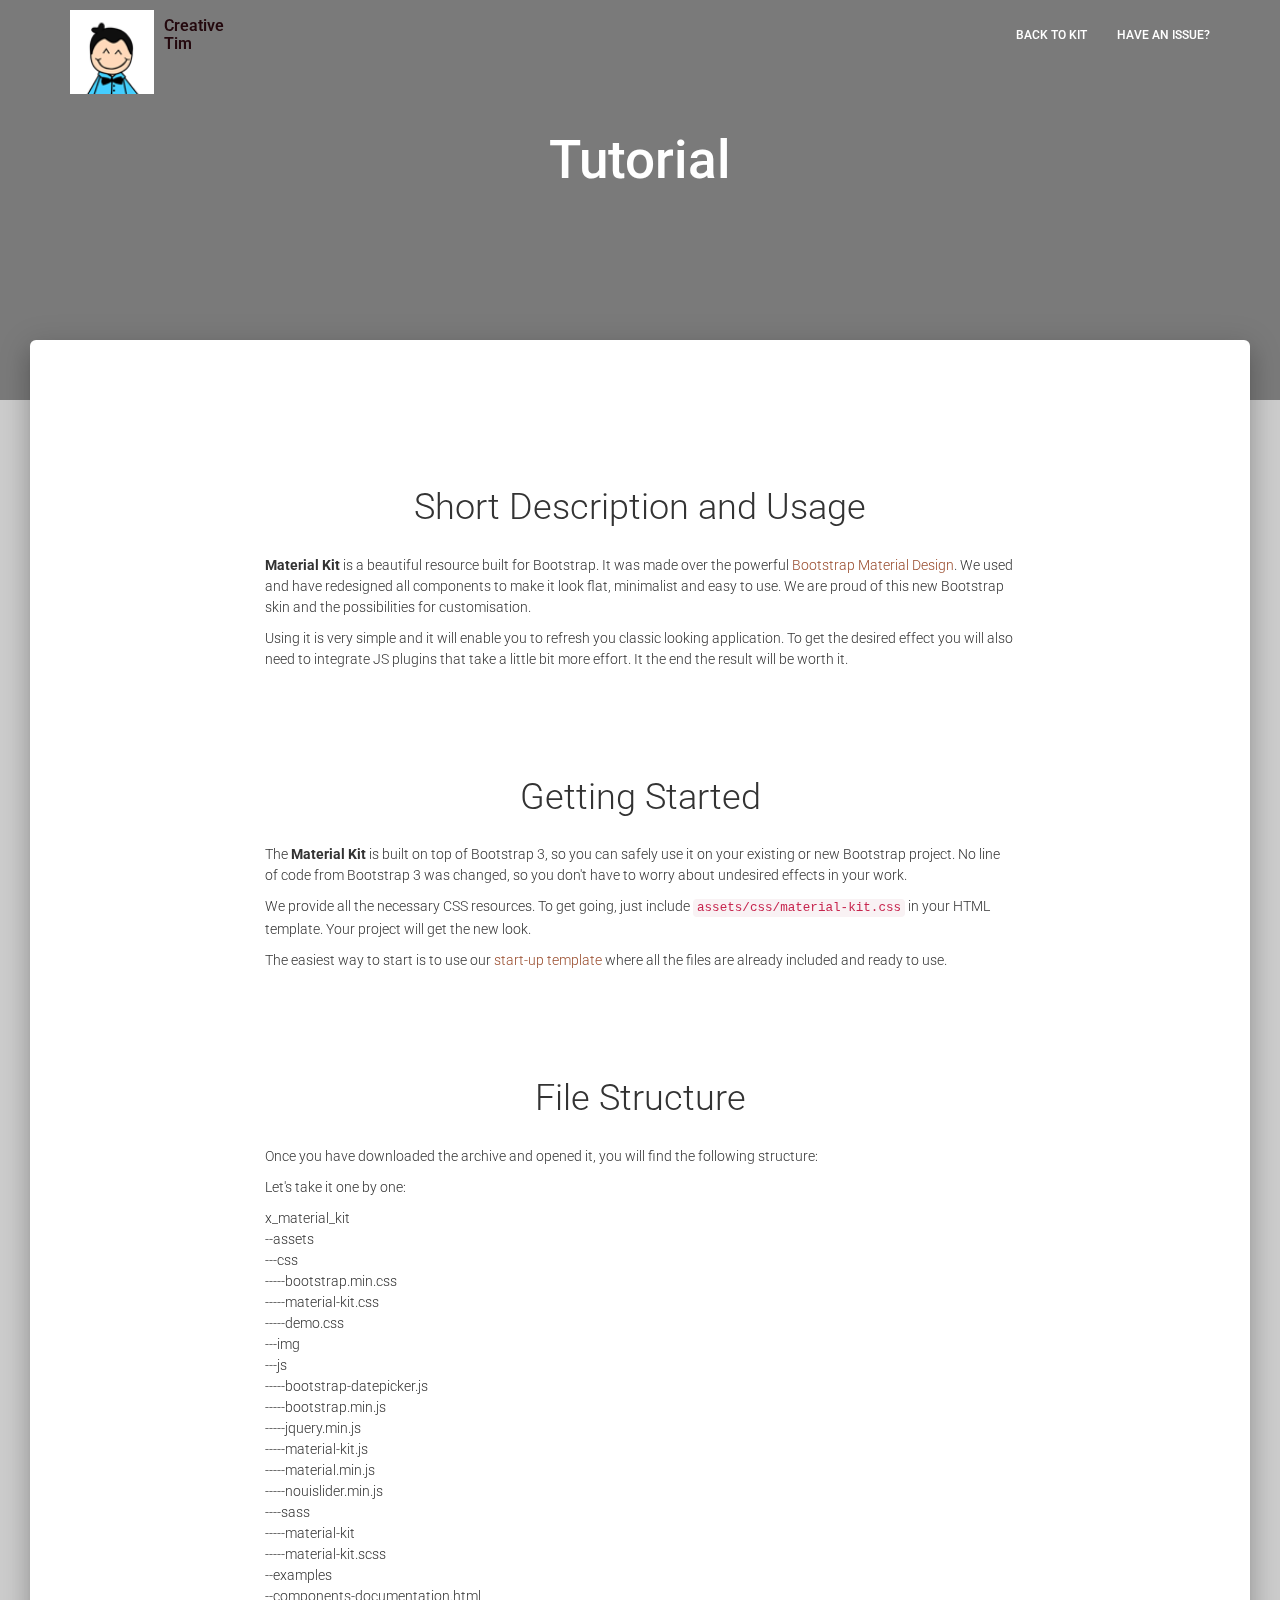
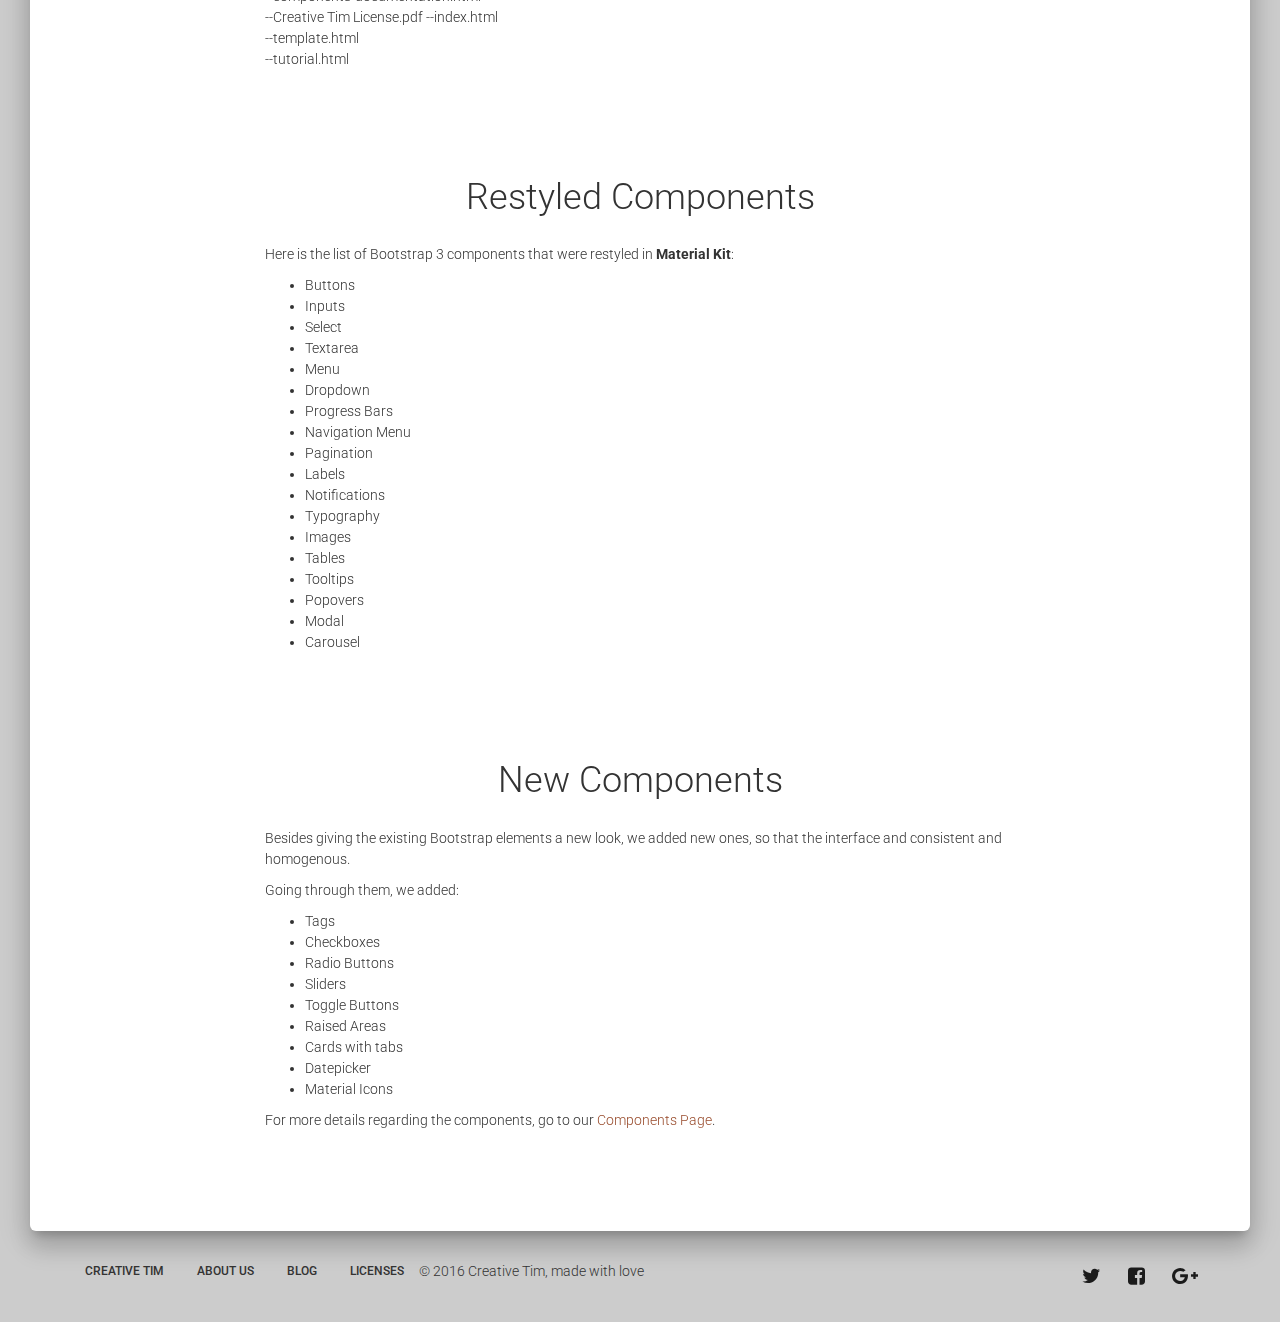
<file: tutorial.html>
<!doctype html>
<html lang="en">
<head>
	<meta charset="utf-8" />
	<link rel="apple-touch-icon" sizes="76x76" href="assets/img/apple-icon.png">
	<link rel="icon" type="image/png" href="assets/img/favicon.png">
	<meta http-equiv="X-UA-Compatible" content="IE=edge,chrome=1" />

	<title>Tutorial - Material Kit by Creative Tim</title>

	<meta content='width=device-width, initial-scale=1.0, maximum-scale=1.0, user-scalable=0' name='viewport' />

	<!--     Fonts and icons     -->
	<link rel="stylesheet" href="https://fonts.googleapis.com/icon?family=Material+Icons" />
    <link rel="stylesheet" type="text/css" href="https://fonts.googleapis.com/css?family=Roboto:300,400,500,700" />
	<link rel="stylesheet" href="https://maxcdn.bootstrapcdn.com/font-awesome/4.5.0/css/font-awesome.min.css" />

	<!-- CSS Files -->
    <link href="assets/css/bootstrap.min.css" rel="stylesheet" />
    <link href="assets/css/material-kit.css" rel="stylesheet"/>

	<!-- CSS Just for demo purpose, don't include it in your project -->
	<link href="assets/css/demo.css" rel="stylesheet" />
</head>

<body class="tutorial-page">

<nav class="navbar navbar-transparent navbar-fixed-top navbar-color-on-scroll" role="navigation">
  <div class="container">
    <!-- Brand and toggle get grouped for better mobile display -->
    <div class="navbar-header">
      <button id="menu-toggle" type="button" class="navbar-toggle">
        <span class="sr-only">Toggle navigation</span>
        <span class="icon-bar bar1"></span>
        <span class="icon-bar bar2"></span>
        <span class="icon-bar bar3"></span>
      </button>
      <a href="http://www.creative-tim.com">
           <div class="logo-container">
                <div class="logo">
                    <img src="assets/img/logo.png" alt="Creative Tim Logo">
                </div>
                <div class="brand">
                    Creative Tim
                </div>
            </div>
      </a>
    </div>

    <!-- Collect the nav links, forms, and other content for toggling -->
    <div class="collapse navbar-collapse">
		<ul  class="nav navbar-nav navbar-right">
			<li>
				<a href="index.html">Back to Kit</a>
			</li>
			<li>
                <a href="https://github.com/timcreative/material-kit/issues">Have an issue?</a>
            </li>
    	</ul>

    </div><!-- /.navbar-collapse -->
  </div><!-- /.container-fluid -->
</nav>

<div class="wrapper">
	<div class="header header-filter" style="background-image: url('https://images.unsplash.com/photo-1423655156442-ccc11daa4e99?crop=entropy&dpr=2&fit=crop&fm=jpg&h=750&ixjsv=2.1.0&ixlib=rb-0.3.5&q=50&w=1450');">
		<div class="container">
			<div class="row">
				<div class="col-md-6 col-md-offset-3">
					<h1 class="title text-center">Tutorial</h1>
				</div>
			</div>
		</div>
	</div>

	<div class="main main-raised">
		<div class="section">
	        <div class="container">
				<div class="row tim-row">
	                <h2 class="text-center">Short Description and Usage</h2>
	                <legend></legend>
	                <div class="col-md-8 col-md-offset-2">
	                    <p>
	                    	<b>Material Kit</b> is a beautiful resource built for Bootstrap. It was made over the powerful <a href="http://fezvrasta.github.io/bootstrap-material-design/" target="_blank">Bootstrap Material Design</a>. We used and have redesigned all components to make it look flat, minimalist and easy to use. We are proud of this new Bootstrap skin and the possibilities for customisation.
	                    </p>
	                    <p>
	                        Using it is very simple and it will enable you to refresh you classic looking application. To get the desired effect you will also need to integrate JS plugins that take a little bit more effort. It the end the result will be worth it.
	                    </p>
	                </div>

	            </div>

	            <div class="row tim-row">
	                <h2 class="text-center">Getting Started</h2>
	                <legend></legend>
	                <div class="col-md-8 col-md-offset-2">
	                <p>
	                	The <b>Material Kit</b> is built on top of Bootstrap 3, so you can safely use it on your existing or new Bootstrap project. No line of code from Bootstrap 3 was changed, so you don't have to worry about undesired effects in your work.
	                </p>
	                <p>
	                    We provide all the necessary CSS resources. To get going, just include <code>assets/css/material-kit.css</code> in your HTML template. Your project will get the new look.
	                </p>
	                <p>
	                    The easiest way to start is to use our <a href="template.html" target="_blank">start-up template</a> where all the files are already included and ready to use.
	                </p>
	                </div>
	            </div>

	            <div class="row tim-row">
	                <h2 class="text-center">File Structure</h2>
	                <legend></legend>
	                <div class="col-md-8 col-md-offset-2">
	                    <p>
	                        Once you have downloaded the archive and opened it, you will find the following structure:
	                    </p>
	                    <p>
	                        Let's take it one by one:
	                    </p>
	                    <p>
	                    x_material_kit<br>
	                    --assets<br>
	                    ---css<br>
	                    -----bootstrap.min.css<br>
						-----material-kit.css<br>
	                    -----demo.css<br>
	                    ---img<br>
	                    ---js<br>
	                    -----bootstrap-datepicker.js<br>
	                    -----bootstrap.min.js<br>
	                    -----jquery.min.js<br>
	                    -----material-kit.js<br>
	                    -----material.min.js<br>
	                    -----nouislider.min.js<br>
	                    ----sass<br>
						-----material-kit<br>
						-----material-kit.scss<br>
						--examples<br>
	                    --components-documentation.html<br>
						--Creative Tim License.pdf
					    --index.html<br>
	                    --template.html<br>
	                    --tutorial.html<br>
	                   </p>
	                </div>
	            </div>

	            <div class="row tim-row">
	                <h2 class="text-center">Restyled Components</h2>
	                <legend></legend>
	                <div class="col-md-8 col-md-offset-2">
	                    <p>
	                    Here is the list of Bootstrap 3 components that were restyled in <b>Material Kit</b>:
	                        <ul>
	                            <li> Buttons </li>
	                            <li> Inputs</li>
	                            <li> Select</li>
	                            <li> Textarea</li>
	                            <li> Menu </li>
	                            <li> Dropdown</li>
	                            <li> Progress Bars</li>
	                            <li> Navigation Menu</li>
	                            <li> Pagination</li>
	                            <li> Labels</li>
	                            <li> Notifications</li>
	                            <li> Typography</li>
	                            <li> Images</li>
	                            <li> Tables</li>
	                            <li> Tooltips</li>
	                            <li> Popovers</li>
	                            <li> Modal </li>
	                            <li> Carousel</li>
	                        </ul>
	                    </p>
	                </div>
	            </div>

	            <div class="row tim-row">
	                <h2 class="text-center">New Components</h2>
	                <legend></legend>
	                <div class="col-md-8 col-md-offset-2">
	                    <p>
	                    Besides giving the existing Bootstrap elements a new look, we added new ones, so that the interface and consistent and homogenous.
	                    </p>
	                    <p>
	                    Going through them, we added:
	                    <ul>
	                        <li> Tags</li>
	                        <li> Checkboxes</li>
	                        <li> Radio Buttons</li>
	                        <li> Sliders</li>
	                        <li> Toggle Buttons</li>
							<li> Raised Areas</li>
							<li> Cards with tabs</li>
	                        <li> Datepicker</li>
							<li> Material Icons</li>
						</ul>
	                    </p>
	                    <p>
	                        For more details regarding the components, go to our <a href="components-documentation.html">Components Page</a>.
	                    </p>
	                </div>
	            </div>
	        </div>
	    </div>
	</div>

</div>
<footer class="footer footer-transparent">
    <div class="container">
        <nav class="pull-left">
            <ul>
				<li>
					<a href="http://www.creative-tim.com">
						Creative Tim
					</a>
				</li>
				<li>
					<a href="http://presentation.creative-tim.com">
					   About Us
					</a>
				</li>
				<li>
					<a href="http://blog.creative-tim.com">
					   Blog
					</a>
				</li>
				<li>
					<a href="http://www.creative-tim.com/license">
						Licenses
					</a>
				</li>
            </ul>
        </nav>
        <div class="social-area pull-right">
            <a class="btn btn-social btn-twitter btn-just-icon" href="https://twitter.com/CreativeTim">
                <i class="fa fa-twitter"></i>
            </a>
            <a class="btn btn-social btn-facebook btn-just-icon" href="https://www.facebook.com/CreativeTim">
                <i class="fa fa-facebook-square"></i>
            </a>
            <a class="btn btn-social btn-google btn-just-icon" href="https://plus.google.com/+CreativetimPage">
                <i class="fa fa-google-plus"></i>
            </a>
        </div>
        <div class="copyright">
            &copy; 2016 Creative Tim, made with love
        </div>
    </div>
</footer>

</body>
	<!--   Core JS Files   -->
	<script src="assets/js/jquery.min.js" type="text/javascript"></script>
	<script src="assets/js/bootstrap.min.js" type="text/javascript"></script>
	<script src="assets/js/material.min.js"></script>

	<!--  Plugin for the Sliders, full documentation here: http://refreshless.com/nouislider/ -->
	<script src="assets/js/nouislider.min.js" type="text/javascript"></script>

	<!--  Plugin for the Datepicker, full documentation here: http://www.eyecon.ro/bootstrap-datepicker/ -->
	<script src="assets/js/bootstrap-datepicker.js" type="text/javascript"></script>

	<!-- Control Center for Material Kit: activating the ripples, parallax effects, scripts from the example pages etc -->
	<script src="assets/js/material-kit.js" type="text/javascript"></script>

	<script>

		$().ready(function(){

			$(window).on('scroll', materialKit.checkScrollForTransparentNavbar);

		});

</script>
</html>
</file>
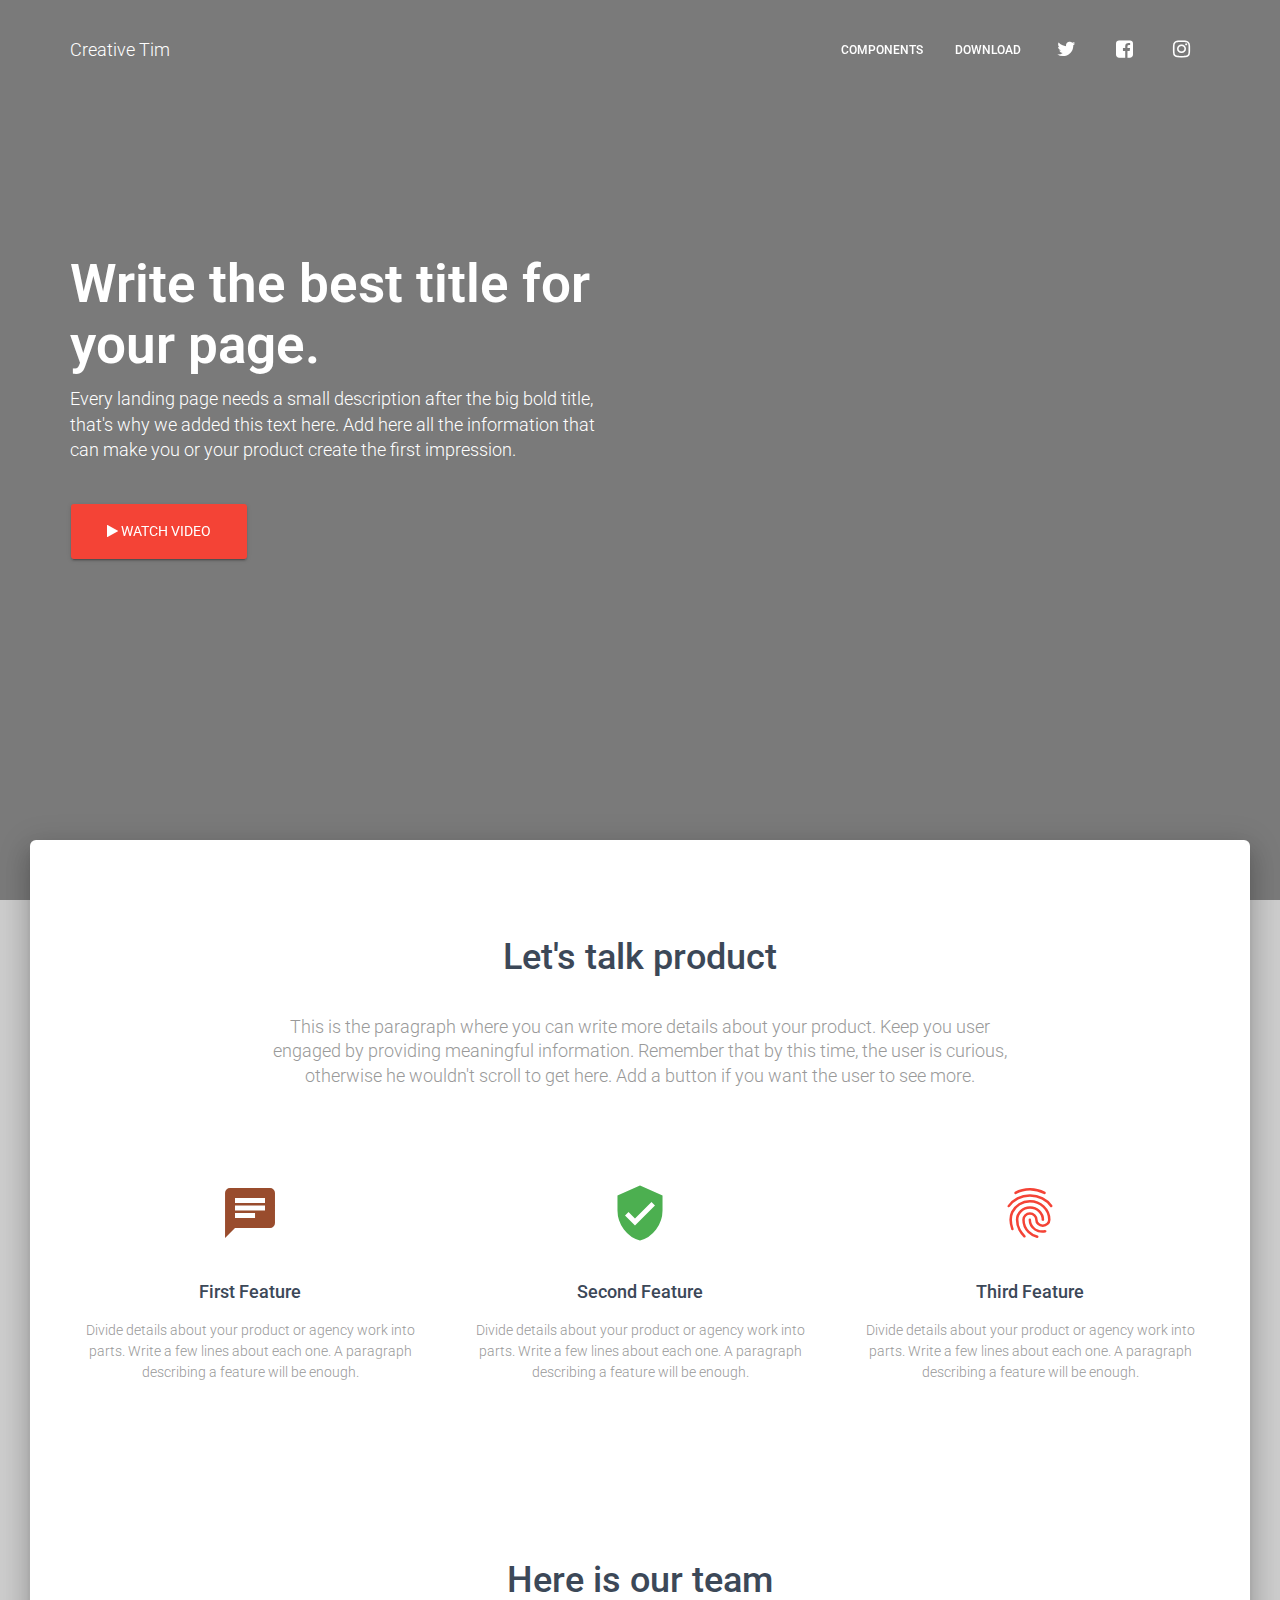
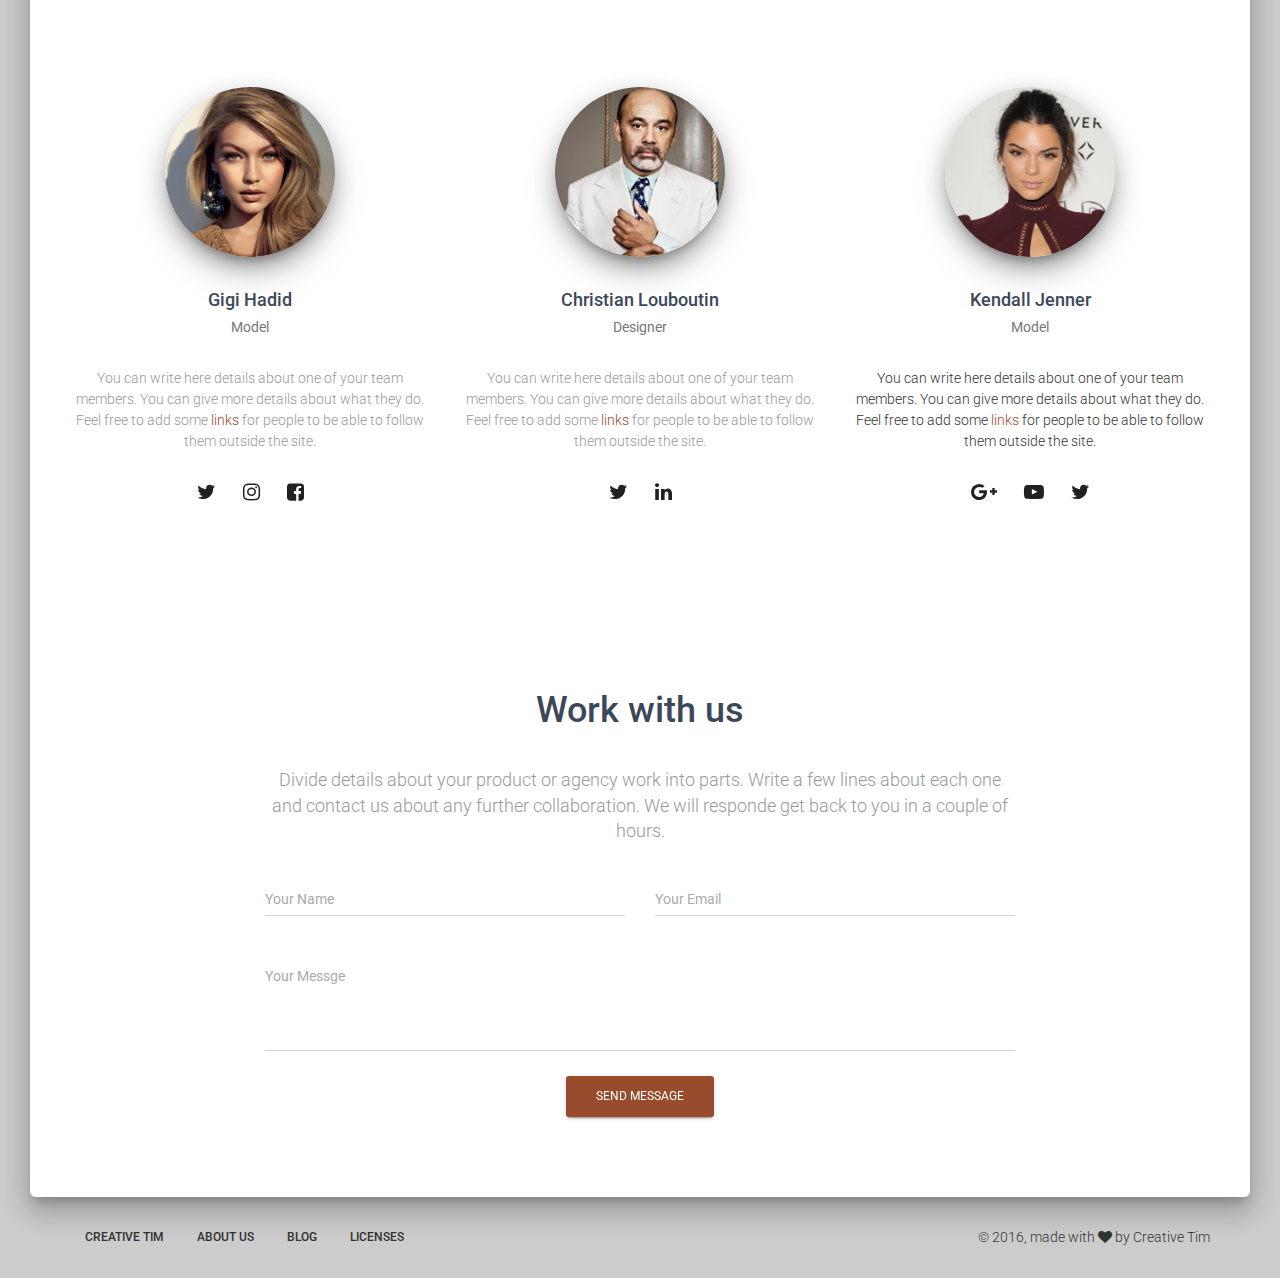
<file: examples/landing-page.html>
<!doctype html>
<html lang="en">
<head>
	<meta charset="utf-8" />
	<link rel="apple-touch-icon" sizes="76x76" href="../assets/img/apple-icon.png">
	<link rel="icon" type="image/png" href="../assets/img/favicon.png">
	<meta http-equiv="X-UA-Compatible" content="IE=edge,chrome=1" />

	<title>Landing Page - Material Kit by Creative Tim</title>

	<meta content='width=device-width, initial-scale=1.0, maximum-scale=1.0, user-scalable=0' name='viewport' />

	<!--     Fonts and icons     -->
	<link rel="stylesheet" href="https://fonts.googleapis.com/icon?family=Material+Icons" />
    <link rel="stylesheet" type="text/css" href="https://fonts.googleapis.com/css?family=Roboto:300,400,500,700" />
	<link rel="stylesheet" href="https://maxcdn.bootstrapcdn.com/font-awesome/4.5.0/css/font-awesome.min.css" />

	<!-- CSS Files -->
    <link href="../assets/css/bootstrap.min.css" rel="stylesheet" />
    <link href="../assets/css/material-kit.css" rel="stylesheet"/>

</head>

<body class="landing-page">
    <nav class="navbar navbar-transparent navbar-absolute">
    	<div class="container">
        	<!-- Brand and toggle get grouped for better mobile display -->
        	<div class="navbar-header">
        		<button type="button" class="navbar-toggle" data-toggle="collapse" data-target="#navigation-example">
            		<span class="sr-only">Toggle navigation</span>
		            <span class="icon-bar"></span>
		            <span class="icon-bar"></span>
		            <span class="icon-bar"></span>
        		</button>
        		<a class="navbar-brand" href="http://www.creative-tim.com">Creative Tim</a>
        	</div>

        	<div class="collapse navbar-collapse" id="navigation-example">
        		<ul class="nav navbar-nav navbar-right">
    				<li>
    					<a href="../components-documentation.html" class="btn" target="_blank">
    						Components
    					</a>
    				</li>
    				<li>
    					<a href="http://www.creative-tim.com/product/material-kit" target="_blank" class="btn">
    						Download
    					</a>
    				</li>
		            <li>
		                <a href="https://twitter.com/CreativeTim" target="_blank" class="btn btn-simple">
							<i class="fa fa-twitter"></i>
						</a>
		            </li>
		            <li>
		                <a href="https://www.facebook.com/CreativeTim" target="_blank" class="btn btn-simple">
							<i class="fa fa-facebook-square"></i>
						</a>
		            </li>
					<li>
		                <a href="https://www.instagram.com/CreativeTimOfficial" target="_blank" class="btn btn-simple">
							<i class="fa fa-instagram"></i>
						</a>
		            </li>
        		</ul>
        	</div>
    	</div>
    </nav>

    <div class="wrapper">
        <div class="header header-filter" style="background-image: url('https://images.unsplash.com/photo-1423655156442-ccc11daa4e99?crop=entropy&dpr=2&fit=crop&fm=jpg&h=750&ixjsv=2.1.0&ixlib=rb-0.3.5&q=50&w=1450');">
            <div class="container">
                <div class="row">
					<div class="col-md-6">
						<h1 class="title">Write the best title for your page.</h1>
	                    <h4>Every landing page needs a small description after the big bold title, that's why we added this text here. Add here all the information that can make you or your product create the first impression.</h4>
	                    <br />
	                    <a href="https://www.youtube.com/watch?v=dQw4w9WgXcQ" class="btn btn-danger btn-raised btn-lg">
							<i class="fa fa-play"></i> Watch video
						</a>
					</div>
                </div>
            </div>
        </div>

		<div class="main main-raised">
			<div class="container">
		    	<div class="section text-center section-landing">
	                <div class="row">
	                    <div class="col-md-8 col-md-offset-2">
	                        <h2 class="title">Let's talk product</h2>
	                        <h5 class="description">This is the paragraph where you can write more details about your product. Keep you user engaged by providing meaningful information. Remember that by this time, the user is curious, otherwise he wouldn't scroll to get here. Add a button if you want the user to see more.</h5>
	                    </div>
	                </div>

					<div class="features">
						<div class="row">
		                    <div class="col-md-4">
								<div class="feature feature-primary">
									<i class="material-icons">chat</i>
									<h4 class="title">First Feature</h4>
			                        <p class="description">Divide details about your product or agency work into parts. Write a few lines about each one. A paragraph describing a feature will be enough.</p>
								</div>

		                    </div>
		                    <div class="col-md-4">
								<div class="feature feature-success">
									<i class="material-icons">verified_user</i>
									<h4 class="title">Second Feature</h4>
			                        <p class="description">Divide details about your product or agency work into parts. Write a few lines about each one. A paragraph describing a feature will be enough.</p>
								</div>

		                    </div>
		                    <div class="col-md-4">
								<div class="feature feature-danger">
									<i class="material-icons">fingerprint</i>
									<h4 class="title">Third Feature</h4>
			                        <p class="description">Divide details about your product or agency work into parts. Write a few lines about each one. A paragraph describing a feature will be enough.</p>
								</div>

		                    </div>
		                </div>
					</div>
	            </div>

	        	<div class="section text-center">
	                <h2 class="title">Here is our team</h2>

					<div class="team">
						<div class="row">
							<div class="col-md-4">
			                    <div class="team-player">
			                        <img src="../assets/img/avatar.jpg" alt="Thumbnail Image" class="img-raised img-circle">
			                        <h4 class="title">Gigi Hadid <br />
										<small class="text-muted">Model</small>
									</h4>
			                        <p class="description">You can write here details about one of your team members. You can give more details about what they do. Feel free to add some <a href="#">links</a> for people to be able to follow them outside the site.</p>
									<a href="#pablo" class="btn btn-just-icon"><i class="fa fa-twitter"></i></a>
									<a href="#pablo" class="btn btn-just-icon"><i class="fa fa-instagram"></i></a>
									<a href="#pablo" class="btn btn-just-icon btn-default"><i class="fa fa-facebook-square"></i></a>
			                    </div>
			                </div>
			                <div class="col-md-4">
			                    <div class="team-player">
			                        <img src="../assets/img/christian.jpg" alt="Thumbnail Image" class="img-raised img-circle">
			                        <h4 class="title">Christian Louboutin<br />
										<small class="text-muted">Designer</small>
									</h4>
			                        <p class="description">You can write here details about one of your team members. You can give more details about what they do. Feel free to add some <a href="#">links</a> for people to be able to follow them outside the site.</p>
									<a href="#pablo" class="btn btn-just-icon"><i class="fa fa-twitter"></i></a>
									<a href="#pablo" class="btn btn-just-icon"><i class="fa fa-linkedin"></i></a>
			                    </div>
			                </div>
			                <div class="col-md-4">
			                    <div class="team-player">
			                        <img src="../assets/img/kendall.jpg" alt="Thumbnail Image" class="img-raised img-circle">
			                        <h4 class="title">Kendall Jenner<br />
										<small class="text-muted">Model</small>
									</h4>
			                        <p>You can write here details about one of your team members. You can give more details about what they do. Feel free to add some <a href="#">links</a> for people to be able to follow them outside the site.</p>
									<a href="#pablo" class="btn btn-just-icon"><i class="fa fa-google-plus"></i></a>
									<a href="#pablo" class="btn btn-just-icon"><i class="fa fa-youtube-play"></i></a>
									<a href="#pablo" class="btn btn-just-icon btn-default"><i class="fa fa-twitter"></i></a>
			                    </div>
			                </div>
						</div>
					</div>

	            </div>


	        	<div class="section landing-section">
	                <div class="row">
	                    <div class="col-md-8 col-md-offset-2">
	                        <h2 class="text-center title">Work with us</h2>
							<h4 class="text-center description">Divide details about your product or agency work into parts. Write a few lines about each one and contact us about any further collaboration. We will responde get back to you in a couple of hours.</h4>
	                        <form class="contact-form">
	                            <div class="row">
	                                <div class="col-md-6">
										<div class="form-group label-floating">
											<label class="control-label">Your Name</label>
											<input type="email" class="form-control">
										</div>
	                                </div>
	                                <div class="col-md-6">
										<div class="form-group label-floating">
											<label class="control-label">Your Email</label>
											<input type="email" class="form-control">
										</div>
	                                </div>
	                            </div>

								<div class="form-group label-floating">
									<label class="control-label">Your Messge</label>
									<textarea class="form-control" rows="4"></textarea>
								</div>

	                            <div class="row">
	                                <div class="col-md-4 col-md-offset-4 text-center">
	                                    <button class="btn btn-primary btn-raised">
											Send Message
										</button>
	                                </div>
	                            </div>
	                        </form>
	                    </div>
	                </div>

	            </div>
	        </div>

		</div>

	    <footer class="footer">
	        <div class="container">
	            <nav class="pull-left">
	                <ul>
	                    <li>
	                        <a href="http://www.creative-tim.com">
	                            Creative Tim
	                        </a>
	                    </li>
						<li>
	                        <a href="http://presentation.creative-tim.com">
	                           About Us
	                        </a>
	                    </li>
	                    <li>
	                        <a href="http://blog.creative-tim.com">
	                           Blog
	                        </a>
	                    </li>
	                    <li>
	                        <a href="http://www.creative-tim.com/license">
	                            Licenses
	                        </a>
	                    </li>
	                </ul>
	            </nav>
	            <div class="copyright pull-right">
	                &copy; 2016, made with <i class="fa fa-heart heart"></i> by Creative Tim
	            </div>
	        </div>
	    </footer>

	</div>
</body>

	<!--   Core JS Files   -->
	<script src="../assets/js/jquery.min.js" type="text/javascript"></script>
	<script src="../assets/js/bootstrap.min.js" type="text/javascript"></script>
	<script src="../assets/js/material.min.js"></script>

	<!--  Plugin for the Sliders, full documentation here: http://refreshless.com/nouislider/ -->
	<script src="../assets/js/nouislider.min.js" type="text/javascript"></script>

	<!--  Plugin for the Datepicker, full documentation here: http://www.eyecon.ro/bootstrap-datepicker/ -->
	<script src="../assets/js/bootstrap-datepicker.js" type="text/javascript"></script>

	<!-- Control Center for Material Kit: activating the ripples, parallax effects, scripts from the example pages etc -->
	<script src="../assets/js/material-kit.js" type="text/javascript"></script>

</html>
</file>
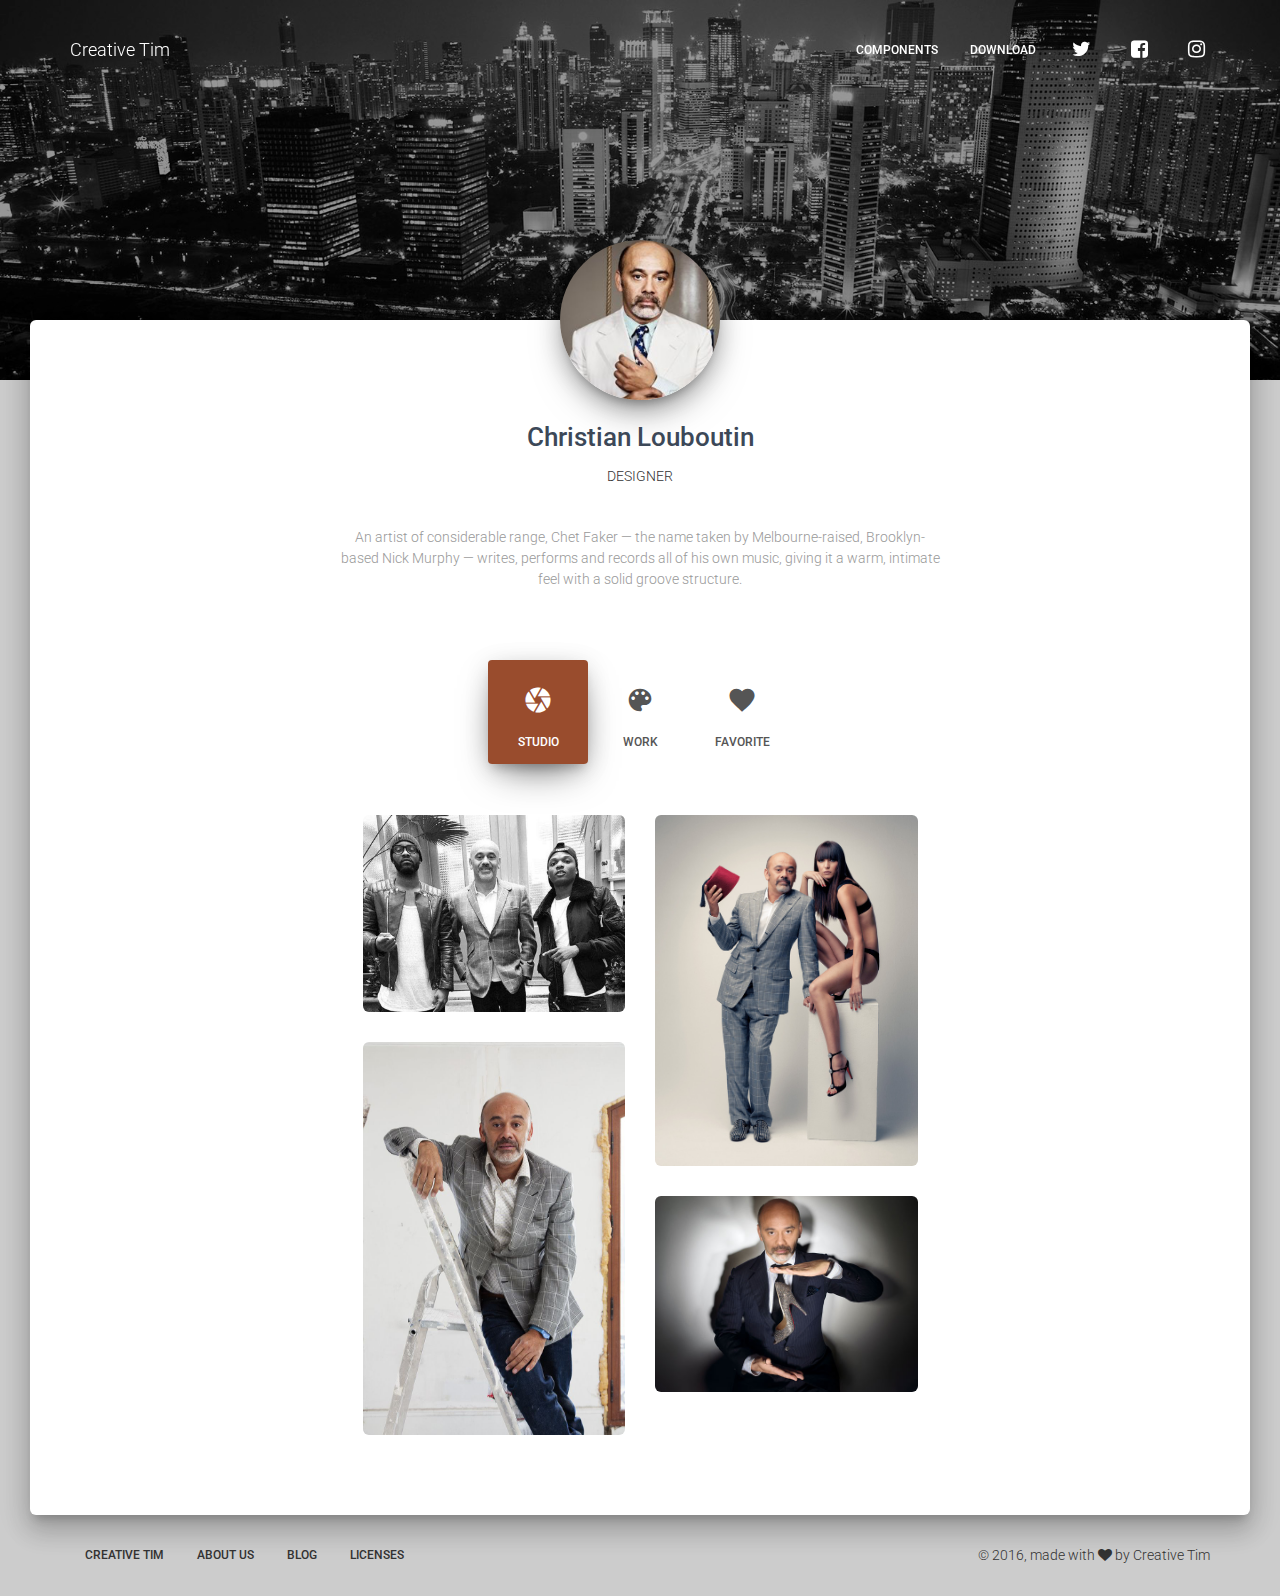
<file: examples/profile-page.html>
<!doctype html>
<html lang="en">
<head>
	<meta charset="utf-8" />
	<link rel="apple-touch-icon" sizes="76x76" href="../assets/img/apple-icon.png">
	<link rel="icon" type="image/png" href="../assets/img/favicon.png">
	<meta http-equiv="X-UA-Compatible" content="IE=edge,chrome=1" />

	<title>Profile Page - Material Kit by Creative Tim</title>

	<meta content='width=device-width, initial-scale=1.0, maximum-scale=1.0, user-scalable=0' name='viewport' />

	<!--     Fonts and icons     -->
	<link rel="stylesheet" href="https://fonts.googleapis.com/icon?family=Material+Icons" />
    <link rel="stylesheet" type="text/css" href="https://fonts.googleapis.com/css?family=Roboto:300,400,500,700" />
	<link rel="stylesheet" href="https://maxcdn.bootstrapcdn.com/font-awesome/4.5.0/css/font-awesome.min.css" />

	<!-- CSS Files -->
    <link href="../assets/css/bootstrap.min.css" rel="stylesheet" />
    <link href="../assets/css/material-kit.css" rel="stylesheet"/>

</head>

<body class="profile-page">
	<nav class="navbar navbar-transparent navbar-fixed-top navbar-color-on-scroll">
    	<div class="container">
        	<!-- Brand and toggle get grouped for better mobile display -->
        	<div class="navbar-header">
        		<button type="button" class="navbar-toggle" data-toggle="collapse" data-target="#navigation-example">
            		<span class="sr-only">Toggle navigation</span>
		            <span class="icon-bar"></span>
		            <span class="icon-bar"></span>
		            <span class="icon-bar"></span>
        		</button>
        		<a class="navbar-brand" href="http://www.creative-tim.com">Creative Tim</a>
        	</div>

        	<div class="collapse navbar-collapse" id="navigation-example">
        		<ul class="nav navbar-nav navbar-right">
    				<li>
    					<a href="../components-documentation.html" class="btn" target="_blank">
    						Components
    					</a>
    				</li>
    				<li>
    					<a href="http://www.creative-tim.com/product/material-kit" target="_blank" class="btn">
    						Download
    					</a>
    				</li>
		            <li>
		                <a href="https://twitter.com/CreativeTim" target="_blank" class="btn btn-simple">
							<i class="fa fa-twitter"></i>
						</a>
		            </li>
		            <li>
		                <a href="https://www.facebook.com/CreativeTim" target="_blank" class="btn btn-simple">
							<i class="fa fa-facebook-square"></i>
						</a>
		            </li>
					<li>
		                <a href="https://www.instagram.com/CreativeTimOfficial" target="_blank" class="btn btn-simple">
							<i class="fa fa-instagram"></i>
						</a>
		            </li>
        		</ul>
        	</div>
    	</div>
    </nav>

    <div class="wrapper">
		<div class="header header-filter" style="background-image: url('../assets/img/examples/city.jpg');"></div>

		<div class="main main-raised">
			<div class="profile-content">
	            <div class="container">
	                <div class="row">
	                    <div class="profile">
	                        <div class="avatar">
	                            <img src="../assets/img/christian.jpg" alt="Circle Image" class="img-circle img-responsive img-raised">
	                        </div>
	                        <div class="name">
	                            <h3 class="title">Christian Louboutin</h3>
								<h6>Designer</h6>
	                        </div>
	                    </div>
	                </div>
	                <div class="description text-center">
                        <p>An artist of considerable range, Chet Faker — the name taken by Melbourne-raised, Brooklyn-based Nick Murphy — writes, performs and records all of his own music, giving it a warm, intimate feel with a solid groove structure. </p>
	                </div>

					<div class="row">
						<div class="col-md-6 col-md-offset-3">
							<div class="profile-tabs">
			                    <div class="nav-align-center">
									<ul class="nav nav-pills" role="tablist">
										<li class="active">
											<a href="#studio" role="tab" data-toggle="tab">
												<i class="material-icons">camera</i>
												Studio
											</a>
										</li>
										<li>
				                            <a href="#work" role="tab" data-toggle="tab">
												<i class="material-icons">palette</i>
												Work
				                            </a>
				                        </li>
				                        <li>
				                            <a href="#shows" role="tab" data-toggle="tab">
												<i class="material-icons">favorite</i>
				                                Favorite
				                            </a>
				                        </li>
				                    </ul>

				                    <div class="tab-content gallery">
										<div class="tab-pane active" id="studio">
				                            <div class="row">
												<div class="col-md-6">
													<img src="../assets/img/examples/chris1.jpg" class="img-rounded" />
													<img src="../assets/img/examples/chris0.jpg" class="img-rounded" />
												</div>
												<div class="col-md-6">
													<img src="../assets/img/examples/chris3.jpg" class="img-rounded" />
													<img src="../assets/img/examples/chris4.jpg" class="img-rounded" />
												</div>
				                            </div>
				                        </div>
				                        <div class="tab-pane text-center" id="work">
											<div class="row">
												<div class="col-md-6">
													<img src="../assets/img/examples/chris5.jpg" class="img-rounded" />
													<img src="../assets/img/examples/chris7.jpg" class="img-rounded" />
													<img src="../assets/img/examples/chris9.jpg" class="img-rounded" />
												</div>
												<div class="col-md-6">
													<img src="../assets/img/examples/chris6.jpg" class="img-rounded" />
													<img src="../assets/img/examples/chris8.jpg" class="img-rounded" />
												</div>
											</div>
				                        </div>
										<div class="tab-pane text-center" id="shows">
											<div class="row">
												<div class="col-md-6">
													<img src="../assets/img/examples/chris4.jpg" class="img-rounded" />
													<img src="../assets/img/examples/chris6.jpg" class="img-rounded" />
												</div>
												<div class="col-md-6">
													<img src="../assets/img/examples/chris7.jpg" class="img-rounded" />
													<img src="../assets/img/examples/chris5.jpg" class="img-rounded" />
													<img src="../assets/img/examples/chris9.jpg" class="img-rounded" />
												</div>
											</div>
				                        </div>

				                    </div>
								</div>
							</div>
							<!-- End Profile Tabs -->
						</div>
	                </div>

	            </div>
	        </div>
		</div>

    </div>
    <footer class="footer">
        <div class="container">
            <nav class="pull-left">
				<ul>
					<li>
						<a href="http://www.creative-tim.com">
							Creative Tim
						</a>
					</li>
					<li>
						<a href="http://presentation.creative-tim.com">
						   About Us
						</a>
					</li>
					<li>
						<a href="http://blog.creative-tim.com">
						   Blog
						</a>
					</li>
					<li>
						<a href="http://www.creative-tim.com/license">
							Licenses
						</a>
					</li>
				</ul>
            </nav>
            <div class="copyright pull-right">
                &copy; 2016, made with <i class="fa fa-heart heart"></i> by Creative Tim
            </div>
        </div>
    </footer>


</body>
	<!--   Core JS Files   -->
	<script src="../assets/js/jquery.min.js" type="text/javascript"></script>
	<script src="../assets/js/bootstrap.min.js" type="text/javascript"></script>
	<script src="../assets/js/material.min.js"></script>

	<!--  Plugin for the Sliders, full documentation here: http://refreshless.com/nouislider/ -->
	<script src="../assets/js/nouislider.min.js" type="text/javascript"></script>

	<!--  Plugin for the Datepicker, full documentation here: http://www.eyecon.ro/bootstrap-datepicker/ -->
	<script src="../assets/js/bootstrap-datepicker.js" type="text/javascript"></script>

	<!-- Control Center for Material Kit: activating the ripples, parallax effects, scripts from the example pages etc -->
	<script src="../assets/js/material-kit.js" type="text/javascript"></script>

	<script type="text/javascript">
		$().ready(function(){
			// the body of this function is in assets/material-kit.js
			$(window).on('scroll', materialKit.checkScrollForTransparentNavbar);
		});
	</script>




</html>
</file>
<file: assets/css/material-kit.css>
/* ANIMATION */
/* SHADOWS */
/* Shadows (from mdl http://www.getmdl.io/) */
body {
  background-color: #CCCCCC;
}
body.inverse {
  background: #333333;
}
body.inverse, body.inverse .form-control {
  color: #ffffff;
}
body.inverse .modal,
body.inverse .modal .form-control,
body.inverse .panel-default,
body.inverse .panel-default .form-control,
body.inverse .card,
body.inverse .card .form-control {
  background-color: initial;
  color: initial;
}

.life-of-material-kit {
  background: #FFFFFF;
}

body, h1, h2, h3, h4, h5, h6, .h1, .h2, .h3, .h4 {
  font-family: "Roboto", "Helvetica", "Arial", sans-serif;
  font-weight: 300;
  line-height: 1.5em;
}

a, a:hover, a:focus {
  color: #994C2D;
}
a .material-icons, a:hover .material-icons, a:focus .material-icons {
  vertical-align: middle;
}

/*           Animations              */
.animation-transition-general, .carousel .carousel-indicators li {
  -webkit-transition: all 300ms linear;
  -moz-transition: all 300ms linear;
  -o-transition: all 300ms linear;
  -ms-transition: all 300ms linear;
  transition: all 300ms linear;
}

.animation-transition-slow {
  -webkit-transition: all 370ms linear;
  -moz-transition: all 370ms linear;
  -o-transition: all 370ms linear;
  -ms-transition: all 370ms linear;
  transition: all 370ms linear;
}

.animation-transition-fast, .navbar {
  -webkit-transition: all 150ms ease 0s;
  -moz-transition: all 150ms ease 0s;
  -o-transition: all 150ms ease 0s;
  -ms-transition: all 150ms ease 0s;
  transition: all 150ms ease 0s;
}

.form-horizontal .radio,
.form-horizontal .checkbox,
.form-horizontal .radio-inline,
.form-horizontal .checkbox-inline {
  padding-top: 0;
}
.form-horizontal .radio {
  margin-bottom: 10px;
}
.form-horizontal label {
  text-align: right;
}
.form-horizontal label.control-label {
  margin: 0;
}

.btn,
.input-group-btn .btn {
  border: none;
  border-radius: 3px;
  position: relative;
  padding: 12px 30px;
  margin: 10px 1px;
  font-size: 12px;
  font-weight: 400;
  text-transform: uppercase;
  letter-spacing: 0;
  will-change: box-shadow, transform;
  transition: box-shadow 0.2s cubic-bezier(0.4, 0, 1, 1), background-color 0.2s cubic-bezier(0.4, 0, 0.2, 1), color 0.2s cubic-bezier(0.4, 0, 0.2, 1);
  background: transparent;
}
.btn::-moz-focus-inner,
.input-group-btn .btn::-moz-focus-inner {
  border: 0;
}
.btn:not(.btn-raised),
.input-group-btn .btn:not(.btn-raised) {
  box-shadow: none;
}
.btn:not(.btn-raised), .btn:not(.btn-raised).btn-default,
.input-group-btn .btn:not(.btn-raised),
.input-group-btn .btn:not(.btn-raised).btn-default {
  color: rgba(0,0,0, 0.87);
}
.btn:not(.btn-raised).btn-inverse,
.input-group-btn .btn:not(.btn-raised).btn-inverse {
  color: #3f51b5;
}
.btn:not(.btn-raised).btn-primary,
.input-group-btn .btn:not(.btn-raised).btn-primary {
  color: #994C2D;
}
.btn:not(.btn-raised).btn-success,
.input-group-btn .btn:not(.btn-raised).btn-success {
  color: #4caf50;
}
.btn:not(.btn-raised).btn-info,
.input-group-btn .btn:not(.btn-raised).btn-info {
  color: #03a9f4;
}
.btn:not(.btn-raised).btn-warning,
.input-group-btn .btn:not(.btn-raised).btn-warning {
  color: #fbc02d;
}
.btn:not(.btn-raised).btn-danger,
.input-group-btn .btn:not(.btn-raised).btn-danger {
  color: #f44336;
}
.btn:not(.btn-raised):not(.btn-link):hover, .btn:not(.btn-raised):not(.btn-link):focus,
.input-group-btn .btn:not(.btn-raised):not(.btn-link):hover,
.input-group-btn .btn:not(.btn-raised):not(.btn-link):focus {
  background-color: transparent;
}
.btn:focus, .btn:active, .btn:active:focus,
.input-group-btn .btn:focus,
.input-group-btn .btn:active,
.input-group-btn .btn:active:focus {
  outline: 0;
}
.btn.btn-raised, .btn.btn-raised.btn-default, .btn.btn-fab, .btn.btn-fab.btn-default, .btn-group-raised .btn, .btn-group-raised .btn.btn-default,
.input-group-btn .btn.btn-raised,
.input-group-btn .btn.btn-raised.btn-default,
.input-group-btn .btn.btn-fab,
.input-group-btn .btn.btn-fab.btn-default, .btn-group-raised
.input-group-btn .btn, .btn-group-raised
.input-group-btn .btn.btn-default {
  background-color: #EEEEEE;
  color: rgba(0,0,0, 0.87);
}
.btn.btn-raised.btn-inverse, .btn.btn-fab.btn-inverse, .btn-group-raised .btn.btn-inverse,
.input-group-btn .btn.btn-raised.btn-inverse,
.input-group-btn .btn.btn-fab.btn-inverse, .btn-group-raised
.input-group-btn .btn.btn-inverse {
  background-color: #3f51b5;
  color: contrast-color(#3f51b5, #000000, #ffffff);
}
.btn.btn-raised.btn-primary, .btn.btn-fab.btn-primary, .btn-group-raised .btn.btn-primary,
.input-group-btn .btn.btn-raised.btn-primary,
.input-group-btn .btn.btn-fab.btn-primary, .btn-group-raised
.input-group-btn .btn.btn-primary {
  background-color: #994C2D;
  color: #ffffff;
}
.btn.btn-raised.btn-success, .btn.btn-fab.btn-success, .btn-group-raised .btn.btn-success,
.input-group-btn .btn.btn-raised.btn-success,
.input-group-btn .btn.btn-fab.btn-success, .btn-group-raised
.input-group-btn .btn.btn-success {
  background-color: #4caf50;
  color: #ffffff;
}
.btn.btn-raised.btn-info, .btn.btn-fab.btn-info, .btn-group-raised .btn.btn-info,
.input-group-btn .btn.btn-raised.btn-info,
.input-group-btn .btn.btn-fab.btn-info, .btn-group-raised
.input-group-btn .btn.btn-info {
  background-color: #03a9f4;
  color: #ffffff;
}
.btn.btn-raised.btn-warning, .btn.btn-fab.btn-warning, .btn-group-raised .btn.btn-warning,
.input-group-btn .btn.btn-raised.btn-warning,
.input-group-btn .btn.btn-fab.btn-warning, .btn-group-raised
.input-group-btn .btn.btn-warning {
  background-color: #fbc02d;
  color: #ffffff;
}
.btn.btn-raised.btn-danger, .btn.btn-fab.btn-danger, .btn-group-raised .btn.btn-danger,
.input-group-btn .btn.btn-raised.btn-danger,
.input-group-btn .btn.btn-fab.btn-danger, .btn-group-raised
.input-group-btn .btn.btn-danger {
  background-color: #f44336;
  color: #ffffff;
}
.btn.btn-raised:not(.btn-link), .btn-group-raised .btn:not(.btn-link),
.input-group-btn .btn.btn-raised:not(.btn-link), .btn-group-raised
.input-group-btn .btn:not(.btn-link) {
  box-shadow: 0 2px 2px 0 rgba(0, 0, 0, 0.14), 0 3px 1px -2px rgba(0, 0, 0, 0.2), 0 1px 5px 0 rgba(0, 0, 0, 0.12);
}
.btn.btn-raised:not(.btn-link):hover, .btn.btn-raised:not(.btn-link):focus, .btn.btn-raised:not(.btn-link).active, .btn.btn-raised:not(.btn-link):active, .btn-group-raised .btn:not(.btn-link):hover, .btn-group-raised .btn:not(.btn-link):focus, .btn-group-raised .btn:not(.btn-link).active, .btn-group-raised .btn:not(.btn-link):active,
.input-group-btn .btn.btn-raised:not(.btn-link):hover,
.input-group-btn .btn.btn-raised:not(.btn-link):focus,
.input-group-btn .btn.btn-raised:not(.btn-link).active,
.input-group-btn .btn.btn-raised:not(.btn-link):active, .btn-group-raised
.input-group-btn .btn:not(.btn-link):hover, .btn-group-raised
.input-group-btn .btn:not(.btn-link):focus, .btn-group-raised
.input-group-btn .btn:not(.btn-link).active, .btn-group-raised
.input-group-btn .btn:not(.btn-link):active {
  outline: 0;
}
.btn.btn-raised:not(.btn-link):hover, .btn.btn-raised:not(.btn-link):hover.btn-default, .btn.btn-raised:not(.btn-link):focus, .btn.btn-raised:not(.btn-link):focus.btn-default, .btn.btn-raised:not(.btn-link).active, .btn.btn-raised:not(.btn-link).active.btn-default, .btn.btn-raised:not(.btn-link):active, .btn.btn-raised:not(.btn-link):active.btn-default, .btn-group-raised .btn:not(.btn-link):hover, .btn-group-raised .btn:not(.btn-link):hover.btn-default, .btn-group-raised .btn:not(.btn-link):focus, .btn-group-raised .btn:not(.btn-link):focus.btn-default, .btn-group-raised .btn:not(.btn-link).active, .btn-group-raised .btn:not(.btn-link).active.btn-default, .btn-group-raised .btn:not(.btn-link):active, .btn-group-raised .btn:not(.btn-link):active.btn-default,
.input-group-btn .btn.btn-raised:not(.btn-link):hover,
.input-group-btn .btn.btn-raised:not(.btn-link):hover.btn-default,
.input-group-btn .btn.btn-raised:not(.btn-link):focus,
.input-group-btn .btn.btn-raised:not(.btn-link):focus.btn-default,
.input-group-btn .btn.btn-raised:not(.btn-link).active,
.input-group-btn .btn.btn-raised:not(.btn-link).active.btn-default,
.input-group-btn .btn.btn-raised:not(.btn-link):active,
.input-group-btn .btn.btn-raised:not(.btn-link):active.btn-default, .btn-group-raised
.input-group-btn .btn:not(.btn-link):hover, .btn-group-raised
.input-group-btn .btn:not(.btn-link):hover.btn-default, .btn-group-raised
.input-group-btn .btn:not(.btn-link):focus, .btn-group-raised
.input-group-btn .btn:not(.btn-link):focus.btn-default, .btn-group-raised
.input-group-btn .btn:not(.btn-link).active, .btn-group-raised
.input-group-btn .btn:not(.btn-link).active.btn-default, .btn-group-raised
.input-group-btn .btn:not(.btn-link):active, .btn-group-raised
.input-group-btn .btn:not(.btn-link):active.btn-default {
  background-color: contrast-color(#EEEEEE, #e4e4e4, #f8f8f8);
}
.btn.btn-raised:not(.btn-link):hover.btn-inverse, .btn.btn-raised:not(.btn-link):focus.btn-inverse, .btn.btn-raised:not(.btn-link).active.btn-inverse, .btn.btn-raised:not(.btn-link):active.btn-inverse, .btn-group-raised .btn:not(.btn-link):hover.btn-inverse, .btn-group-raised .btn:not(.btn-link):focus.btn-inverse, .btn-group-raised .btn:not(.btn-link).active.btn-inverse, .btn-group-raised .btn:not(.btn-link):active.btn-inverse,
.input-group-btn .btn.btn-raised:not(.btn-link):hover.btn-inverse,
.input-group-btn .btn.btn-raised:not(.btn-link):focus.btn-inverse,
.input-group-btn .btn.btn-raised:not(.btn-link).active.btn-inverse,
.input-group-btn .btn.btn-raised:not(.btn-link):active.btn-inverse, .btn-group-raised
.input-group-btn .btn:not(.btn-link):hover.btn-inverse, .btn-group-raised
.input-group-btn .btn:not(.btn-link):focus.btn-inverse, .btn-group-raised
.input-group-btn .btn:not(.btn-link).active.btn-inverse, .btn-group-raised
.input-group-btn .btn:not(.btn-link):active.btn-inverse {
  background-color: contrast-color(#3f51b5, #3a4aa6, #495bc0);
}
.btn.btn-raised:not(.btn-link):hover.btn-primary, .btn.btn-raised:not(.btn-link):focus.btn-primary, .btn.btn-raised:not(.btn-link).active.btn-primary, .btn.btn-raised:not(.btn-link):active.btn-primary, .btn-group-raised .btn:not(.btn-link):hover.btn-primary, .btn-group-raised .btn:not(.btn-link):focus.btn-primary, .btn-group-raised .btn:not(.btn-link).active.btn-primary, .btn-group-raised .btn:not(.btn-link):active.btn-primary,
.input-group-btn .btn.btn-raised:not(.btn-link):hover.btn-primary,
.input-group-btn .btn.btn-raised:not(.btn-link):focus.btn-primary,
.input-group-btn .btn.btn-raised:not(.btn-link).active.btn-primary,
.input-group-btn .btn.btn-raised:not(.btn-link):active.btn-primary, .btn-group-raised
.input-group-btn .btn:not(.btn-link):hover.btn-primary, .btn-group-raised
.input-group-btn .btn:not(.btn-link):focus.btn-primary, .btn-group-raised
.input-group-btn .btn:not(.btn-link).active.btn-primary, .btn-group-raised
.input-group-btn .btn:not(.btn-link):active.btn-primary {
  background-color: contrast-color(#994C2D, #8d239f, #ab2bc1);
}
.btn.btn-raised:not(.btn-link):hover.btn-success, .btn.btn-raised:not(.btn-link):focus.btn-success, .btn.btn-raised:not(.btn-link).active.btn-success, .btn.btn-raised:not(.btn-link):active.btn-success, .btn-group-raised .btn:not(.btn-link):hover.btn-success, .btn-group-raised .btn:not(.btn-link):focus.btn-success, .btn-group-raised .btn:not(.btn-link).active.btn-success, .btn-group-raised .btn:not(.btn-link):active.btn-success,
.input-group-btn .btn.btn-raised:not(.btn-link):hover.btn-success,
.input-group-btn .btn.btn-raised:not(.btn-link):focus.btn-success,
.input-group-btn .btn.btn-raised:not(.btn-link).active.btn-success,
.input-group-btn .btn.btn-raised:not(.btn-link):active.btn-success, .btn-group-raised
.input-group-btn .btn:not(.btn-link):hover.btn-success, .btn-group-raised
.input-group-btn .btn:not(.btn-link):focus.btn-success, .btn-group-raised
.input-group-btn .btn:not(.btn-link).active.btn-success, .btn-group-raised
.input-group-btn .btn:not(.btn-link):active.btn-success {
  background-color: contrast-color(#4caf50, #46a149, #59b75c);
}
.btn.btn-raised:not(.btn-link):hover.btn-info, .btn.btn-raised:not(.btn-link):focus.btn-info, .btn.btn-raised:not(.btn-link).active.btn-info, .btn.btn-raised:not(.btn-link):active.btn-info, .btn-group-raised .btn:not(.btn-link):hover.btn-info, .btn-group-raised .btn:not(.btn-link):focus.btn-info, .btn-group-raised .btn:not(.btn-link).active.btn-info, .btn-group-raised .btn:not(.btn-link):active.btn-info,
.input-group-btn .btn.btn-raised:not(.btn-link):hover.btn-info,
.input-group-btn .btn.btn-raised:not(.btn-link):focus.btn-info,
.input-group-btn .btn.btn-raised:not(.btn-link).active.btn-info,
.input-group-btn .btn.btn-raised:not(.btn-link):active.btn-info, .btn-group-raised
.input-group-btn .btn:not(.btn-link):hover.btn-info, .btn-group-raised
.input-group-btn .btn:not(.btn-link):focus.btn-info, .btn-group-raised
.input-group-btn .btn:not(.btn-link).active.btn-info, .btn-group-raised
.input-group-btn .btn:not(.btn-link):active.btn-info {
  background-color: contrast-color(#03a9f4, #039be0, #0fb2fc);
}
.btn.btn-raised:not(.btn-link):hover.btn-warning, .btn.btn-raised:not(.btn-link):focus.btn-warning, .btn.btn-raised:not(.btn-link).active.btn-warning, .btn.btn-raised:not(.btn-link):active.btn-warning, .btn-group-raised .btn:not(.btn-link):hover.btn-warning, .btn-group-raised .btn:not(.btn-link):focus.btn-warning, .btn-group-raised .btn:not(.btn-link).active.btn-warning, .btn-group-raised .btn:not(.btn-link):active.btn-warning,
.input-group-btn .btn.btn-raised:not(.btn-link):hover.btn-warning,
.input-group-btn .btn.btn-raised:not(.btn-link):focus.btn-warning,
.input-group-btn .btn.btn-raised:not(.btn-link).active.btn-warning,
.input-group-btn .btn.btn-raised:not(.btn-link):active.btn-warning, .btn-group-raised
.input-group-btn .btn:not(.btn-link):hover.btn-warning, .btn-group-raised
.input-group-btn .btn:not(.btn-link):focus.btn-warning, .btn-group-raised
.input-group-btn .btn:not(.btn-link).active.btn-warning, .btn-group-raised
.input-group-btn .btn:not(.btn-link):active.btn-warning {
  background-color: contrast-color(#fbc02d, #fbba19, #fbc641);
}
.btn.btn-raised:not(.btn-link):hover.btn-danger, .btn.btn-raised:not(.btn-link):focus.btn-danger, .btn.btn-raised:not(.btn-link).active.btn-danger, .btn.btn-raised:not(.btn-link):active.btn-danger, .btn-group-raised .btn:not(.btn-link):hover.btn-danger, .btn-group-raised .btn:not(.btn-link):focus.btn-danger, .btn-group-raised .btn:not(.btn-link).active.btn-danger, .btn-group-raised .btn:not(.btn-link):active.btn-danger,
.input-group-btn .btn.btn-raised:not(.btn-link):hover.btn-danger,
.input-group-btn .btn.btn-raised:not(.btn-link):focus.btn-danger,
.input-group-btn .btn.btn-raised:not(.btn-link).active.btn-danger,
.input-group-btn .btn.btn-raised:not(.btn-link):active.btn-danger, .btn-group-raised
.input-group-btn .btn:not(.btn-link):hover.btn-danger, .btn-group-raised
.input-group-btn .btn:not(.btn-link):focus.btn-danger, .btn-group-raised
.input-group-btn .btn:not(.btn-link).active.btn-danger, .btn-group-raised
.input-group-btn .btn:not(.btn-link):active.btn-danger {
  background-color: contrast-color(#f44336, #f33123, #f55549);
}
.btn.btn-raised:not(.btn-link):hover, .btn.btn-raised:not(.btn-link):hover:focus, .btn.btn-raised:not(.btn-link):hover.active, .btn.btn-raised:not(.btn-link):hover.active:focus, .btn.btn-raised:not(.btn-link):hover:active, .btn.btn-raised:not(.btn-link):hover:active:focus, .btn-group-raised .btn:not(.btn-link):hover, .btn-group-raised .btn:not(.btn-link):hover:focus, .btn-group-raised .btn:not(.btn-link):hover.active, .btn-group-raised .btn:not(.btn-link):hover.active:focus, .btn-group-raised .btn:not(.btn-link):hover:active, .btn-group-raised .btn:not(.btn-link):hover:active:focus,
.input-group-btn .btn.btn-raised:not(.btn-link):hover,
.input-group-btn .btn.btn-raised:not(.btn-link):hover:focus,
.input-group-btn .btn.btn-raised:not(.btn-link):hover.active,
.input-group-btn .btn.btn-raised:not(.btn-link):hover.active:focus,
.input-group-btn .btn.btn-raised:not(.btn-link):hover:active,
.input-group-btn .btn.btn-raised:not(.btn-link):hover:active:focus, .btn-group-raised
.input-group-btn .btn:not(.btn-link):hover, .btn-group-raised
.input-group-btn .btn:not(.btn-link):hover:focus, .btn-group-raised
.input-group-btn .btn:not(.btn-link):hover.active, .btn-group-raised
.input-group-btn .btn:not(.btn-link):hover.active:focus, .btn-group-raised
.input-group-btn .btn:not(.btn-link):hover:active, .btn-group-raised
.input-group-btn .btn:not(.btn-link):hover:active:focus {
  box-shadow: 0 0 8px rgba(0, 0, 0, 0.18), 0 8px 16px rgba(0, 0, 0, 0.36);
}
.btn.btn-round,
.input-group-btn .btn.btn-round {
  border-radius: 30px;
}
.btn i.material-icons,
.input-group-btn .btn i.material-icons {
  vertical-align: middle;
  font-size: 17px;
  top: -1px;
  position: relative;
}
.btn.btn-fab,
.input-group-btn .btn.btn-fab {
  border-radius: 50%;
  font-size: 24px;
  height: 56px;
  margin: auto;
  min-width: 56px;
  width: 56px;
  padding: 0;
  overflow: hidden;
  box-shadow: 0 1px 1.5px 0 rgba(0, 0, 0, 0.12), 0 1px 1px 0 rgba(0, 0, 0, 0.24);
  position: relative;
  line-height: normal;
}
.btn.btn-fab .ripple-container,
.input-group-btn .btn.btn-fab .ripple-container {
  border-radius: 50%;
}
.btn.btn-fab.btn-fab-mini, .btn-group-sm .btn.btn-fab,
.input-group-btn .btn.btn-fab.btn-fab-mini, .btn-group-sm
.input-group-btn .btn.btn-fab {
  height: 40px;
  min-width: 40px;
  width: 40px;
}
.btn.btn-fab.btn-fab-mini.material-icons, .btn-group-sm .btn.btn-fab.material-icons,
.input-group-btn .btn.btn-fab.btn-fab-mini.material-icons, .btn-group-sm
.input-group-btn .btn.btn-fab.material-icons {
  top: -3.5px;
  left: -3.5px;
}
.btn.btn-fab.btn-fab-mini .material-icons, .btn-group-sm .btn.btn-fab .material-icons,
.input-group-btn .btn.btn-fab.btn-fab-mini .material-icons, .btn-group-sm
.input-group-btn .btn.btn-fab .material-icons {
  font-size: 17px;
}
.btn.btn-fab i.material-icons,
.input-group-btn .btn.btn-fab i.material-icons {
  position: absolute;
  top: 50%;
  left: 50%;
  transform: translate(-12px, -12px);
  line-height: 24px;
  width: 24px;
  font-size: 24px;
}
.btn.btn-lg, .btn-group-lg .btn,
.input-group-btn .btn.btn-lg, .btn-group-lg
.input-group-btn .btn {
  font-size: 14px;
  padding: 18px 36px;
}
.btn.btn-sm, .btn-group-sm .btn,
.input-group-btn .btn.btn-sm, .btn-group-sm
.input-group-btn .btn {
  padding: 5px 20px;
  font-size: 11px;
}
.btn.btn-xs, .btn-group-xs .btn,
.input-group-btn .btn.btn-xs, .btn-group-xs
.input-group-btn .btn {
  padding: 4px 15px;
  font-size: 10px;
}

.btn-just-icon {
  font-size: 20px;
  padding: 6px 11px;
}

fieldset[disabled][disabled] .btn, .btn.disabled, .btn:disabled, .btn[disabled][disabled], fieldset[disabled][disabled]
.input-group-btn .btn,
.input-group-btn .btn.disabled,
.input-group-btn .btn:disabled,
.input-group-btn .btn[disabled][disabled], fieldset[disabled][disabled]
.btn-group,
.btn-group.disabled,
.btn-group:disabled,
.btn-group[disabled][disabled], fieldset[disabled][disabled]
.btn-group-vertical,
.btn-group-vertical.disabled,
.btn-group-vertical:disabled,
.btn-group-vertical[disabled][disabled] {
  color: rgba(0, 0, 0, 0.26);
  background: transparent;
}
.theme-dark fieldset[disabled][disabled] .btn, .theme-dark .btn.disabled, .theme-dark .btn:disabled, .theme-dark .btn[disabled][disabled], .theme-dark fieldset[disabled][disabled]
.input-group-btn .btn, .theme-dark
.input-group-btn .btn.disabled, .theme-dark
.input-group-btn .btn:disabled, .theme-dark
.input-group-btn .btn[disabled][disabled], .theme-dark fieldset[disabled][disabled]
.btn-group, .theme-dark
.btn-group.disabled, .theme-dark
.btn-group:disabled, .theme-dark
.btn-group[disabled][disabled], .theme-dark fieldset[disabled][disabled]
.btn-group-vertical, .theme-dark
.btn-group-vertical.disabled, .theme-dark
.btn-group-vertical:disabled, .theme-dark
.btn-group-vertical[disabled][disabled] {
  color: rgba(255, 255, 255, 0.3);
}
fieldset[disabled][disabled] .btn.btn-raised, fieldset[disabled][disabled] .btn.btn-raised.active, fieldset[disabled][disabled] .btn.btn-raised:active, fieldset[disabled][disabled] .btn.btn-raised:focus:not(:active), fieldset[disabled][disabled] .btn.btn-group-raised, fieldset[disabled][disabled] .btn.btn-group-raised.active, fieldset[disabled][disabled] .btn.btn-group-raised:active, fieldset[disabled][disabled] .btn.btn-group-raised:focus:not(:active), .btn.disabled.btn-raised, .btn.disabled.btn-raised.active, .btn.disabled.btn-raised:active, .btn.disabled.btn-raised:focus:not(:active), .btn.disabled.btn-group-raised, .btn.disabled.btn-group-raised.active, .btn.disabled.btn-group-raised:active, .btn.disabled.btn-group-raised:focus:not(:active), .btn:disabled.btn-raised, .btn:disabled.btn-raised.active, .btn:disabled.btn-raised:active, .btn:disabled.btn-raised:focus:not(:active), .btn:disabled.btn-group-raised, .btn:disabled.btn-group-raised.active, .btn:disabled.btn-group-raised:active, .btn:disabled.btn-group-raised:focus:not(:active), .btn[disabled][disabled].btn-raised, .btn[disabled][disabled].btn-raised.active, .btn[disabled][disabled].btn-raised:active, .btn[disabled][disabled].btn-raised:focus:not(:active), .btn[disabled][disabled].btn-group-raised, .btn[disabled][disabled].btn-group-raised.active, .btn[disabled][disabled].btn-group-raised:active, .btn[disabled][disabled].btn-group-raised:focus:not(:active), fieldset[disabled][disabled]
.input-group-btn .btn.btn-raised, fieldset[disabled][disabled]
.input-group-btn .btn.btn-raised.active, fieldset[disabled][disabled]
.input-group-btn .btn.btn-raised:active, fieldset[disabled][disabled]
.input-group-btn .btn.btn-raised:focus:not(:active), fieldset[disabled][disabled]
.input-group-btn .btn.btn-group-raised, fieldset[disabled][disabled]
.input-group-btn .btn.btn-group-raised.active, fieldset[disabled][disabled]
.input-group-btn .btn.btn-group-raised:active, fieldset[disabled][disabled]
.input-group-btn .btn.btn-group-raised:focus:not(:active),
.input-group-btn .btn.disabled.btn-raised,
.input-group-btn .btn.disabled.btn-raised.active,
.input-group-btn .btn.disabled.btn-raised:active,
.input-group-btn .btn.disabled.btn-raised:focus:not(:active),
.input-group-btn .btn.disabled.btn-group-raised,
.input-group-btn .btn.disabled.btn-group-raised.active,
.input-group-btn .btn.disabled.btn-group-raised:active,
.input-group-btn .btn.disabled.btn-group-raised:focus:not(:active),
.input-group-btn .btn:disabled.btn-raised,
.input-group-btn .btn:disabled.btn-raised.active,
.input-group-btn .btn:disabled.btn-raised:active,
.input-group-btn .btn:disabled.btn-raised:focus:not(:active),
.input-group-btn .btn:disabled.btn-group-raised,
.input-group-btn .btn:disabled.btn-group-raised.active,
.input-group-btn .btn:disabled.btn-group-raised:active,
.input-group-btn .btn:disabled.btn-group-raised:focus:not(:active),
.input-group-btn .btn[disabled][disabled].btn-raised,
.input-group-btn .btn[disabled][disabled].btn-raised.active,
.input-group-btn .btn[disabled][disabled].btn-raised:active,
.input-group-btn .btn[disabled][disabled].btn-raised:focus:not(:active),
.input-group-btn .btn[disabled][disabled].btn-group-raised,
.input-group-btn .btn[disabled][disabled].btn-group-raised.active,
.input-group-btn .btn[disabled][disabled].btn-group-raised:active,
.input-group-btn .btn[disabled][disabled].btn-group-raised:focus:not(:active), fieldset[disabled][disabled]
.btn-group.btn-raised, fieldset[disabled][disabled]
.btn-group.btn-raised.active, fieldset[disabled][disabled]
.btn-group.btn-raised:active, fieldset[disabled][disabled]
.btn-group.btn-raised:focus:not(:active), fieldset[disabled][disabled]
.btn-group.btn-group-raised, fieldset[disabled][disabled]
.btn-group.btn-group-raised.active, fieldset[disabled][disabled]
.btn-group.btn-group-raised:active, fieldset[disabled][disabled]
.btn-group.btn-group-raised:focus:not(:active),
.btn-group.disabled.btn-raised,
.btn-group.disabled.btn-raised.active,
.btn-group.disabled.btn-raised:active,
.btn-group.disabled.btn-raised:focus:not(:active),
.btn-group.disabled.btn-group-raised,
.btn-group.disabled.btn-group-raised.active,
.btn-group.disabled.btn-group-raised:active,
.btn-group.disabled.btn-group-raised:focus:not(:active),
.btn-group:disabled.btn-raised,
.btn-group:disabled.btn-raised.active,
.btn-group:disabled.btn-raised:active,
.btn-group:disabled.btn-raised:focus:not(:active),
.btn-group:disabled.btn-group-raised,
.btn-group:disabled.btn-group-raised.active,
.btn-group:disabled.btn-group-raised:active,
.btn-group:disabled.btn-group-raised:focus:not(:active),
.btn-group[disabled][disabled].btn-raised,
.btn-group[disabled][disabled].btn-raised.active,
.btn-group[disabled][disabled].btn-raised:active,
.btn-group[disabled][disabled].btn-raised:focus:not(:active),
.btn-group[disabled][disabled].btn-group-raised,
.btn-group[disabled][disabled].btn-group-raised.active,
.btn-group[disabled][disabled].btn-group-raised:active,
.btn-group[disabled][disabled].btn-group-raised:focus:not(:active), fieldset[disabled][disabled]
.btn-group-vertical.btn-raised, fieldset[disabled][disabled]
.btn-group-vertical.btn-raised.active, fieldset[disabled][disabled]
.btn-group-vertical.btn-raised:active, fieldset[disabled][disabled]
.btn-group-vertical.btn-raised:focus:not(:active), fieldset[disabled][disabled]
.btn-group-vertical.btn-group-raised, fieldset[disabled][disabled]
.btn-group-vertical.btn-group-raised.active, fieldset[disabled][disabled]
.btn-group-vertical.btn-group-raised:active, fieldset[disabled][disabled]
.btn-group-vertical.btn-group-raised:focus:not(:active),
.btn-group-vertical.disabled.btn-raised,
.btn-group-vertical.disabled.btn-raised.active,
.btn-group-vertical.disabled.btn-raised:active,
.btn-group-vertical.disabled.btn-raised:focus:not(:active),
.btn-group-vertical.disabled.btn-group-raised,
.btn-group-vertical.disabled.btn-group-raised.active,
.btn-group-vertical.disabled.btn-group-raised:active,
.btn-group-vertical.disabled.btn-group-raised:focus:not(:active),
.btn-group-vertical:disabled.btn-raised,
.btn-group-vertical:disabled.btn-raised.active,
.btn-group-vertical:disabled.btn-raised:active,
.btn-group-vertical:disabled.btn-raised:focus:not(:active),
.btn-group-vertical:disabled.btn-group-raised,
.btn-group-vertical:disabled.btn-group-raised.active,
.btn-group-vertical:disabled.btn-group-raised:active,
.btn-group-vertical:disabled.btn-group-raised:focus:not(:active),
.btn-group-vertical[disabled][disabled].btn-raised,
.btn-group-vertical[disabled][disabled].btn-raised.active,
.btn-group-vertical[disabled][disabled].btn-raised:active,
.btn-group-vertical[disabled][disabled].btn-raised:focus:not(:active),
.btn-group-vertical[disabled][disabled].btn-group-raised,
.btn-group-vertical[disabled][disabled].btn-group-raised.active,
.btn-group-vertical[disabled][disabled].btn-group-raised:active,
.btn-group-vertical[disabled][disabled].btn-group-raised:focus:not(:active) {
  box-shadow: none;
}

.btn-group,
.btn-group-vertical {
  position: relative;
  margin: 10px 1px;
}
.btn-group.open > .dropdown-toggle.btn, .btn-group.open > .dropdown-toggle.btn.btn-default,
.btn-group-vertical.open > .dropdown-toggle.btn,
.btn-group-vertical.open > .dropdown-toggle.btn.btn-default {
  background-color: #EEEEEE;
}
.btn-group.open > .dropdown-toggle.btn.btn-inverse,
.btn-group-vertical.open > .dropdown-toggle.btn.btn-inverse {
  background-color: #3f51b5;
}
.btn-group.open > .dropdown-toggle.btn.btn-primary,
.btn-group-vertical.open > .dropdown-toggle.btn.btn-primary {
  background-color: #994C2D;
}
.btn-group.open > .dropdown-toggle.btn.btn-success,
.btn-group-vertical.open > .dropdown-toggle.btn.btn-success {
  background-color: #4caf50;
}
.btn-group.open > .dropdown-toggle.btn.btn-info,
.btn-group-vertical.open > .dropdown-toggle.btn.btn-info {
  background-color: #03a9f4;
}
.btn-group.open > .dropdown-toggle.btn.btn-warning,
.btn-group-vertical.open > .dropdown-toggle.btn.btn-warning {
  background-color: #fbc02d;
}
.btn-group.open > .dropdown-toggle.btn.btn-danger,
.btn-group-vertical.open > .dropdown-toggle.btn.btn-danger {
  background-color: #f44336;
}
.btn-group .dropdown-menu,
.btn-group-vertical .dropdown-menu {
  border-radius: 0 0 3px 3px;
}
.btn-group.btn-group-raised,
.btn-group-vertical.btn-group-raised {
  box-shadow: 0 2px 2px 0 rgba(0, 0, 0, 0.14), 0 3px 1px -2px rgba(0, 0, 0, 0.2), 0 1px 5px 0 rgba(0, 0, 0, 0.12);
}
.btn-group .btn + .btn,
.btn-group .btn,
.btn-group .btn:active,
.btn-group .btn-group,
.btn-group-vertical .btn + .btn,
.btn-group-vertical .btn,
.btn-group-vertical .btn:active,
.btn-group-vertical .btn-group {
  margin: 0;
}

.close {
  font-size: inherit;
  color: #FFFFFF;
  opacity: .9;
  text-shadow: none;
}
.close:hover, .close:focus {
  opacity: 1;
  color: #FFFFFF;
}
.close i {
  font-size: 20px;
}

.checkbox label {
  cursor: pointer;
  padding-left: 0;
  color: rgba(0,0,0, 0.26);
}
.form-group.is-focused .checkbox label {
  color: rgba(0,0,0, 0.26);
}
.form-group.is-focused .checkbox label:hover, .form-group.is-focused .checkbox label:focus {
  color: rgba(0,0,0, .54);
}
fieldset[disabled] .form-group.is-focused .checkbox label {
  color: rgba(0,0,0, 0.26);
}
.checkbox input[type=checkbox] {
  opacity: 0;
  position: absolute;
  margin: 0;
  z-index: -1;
  width: 0;
  height: 0;
  overflow: hidden;
  left: 0;
  pointer-events: none;
}
.checkbox .checkbox-material {
  vertical-align: middle;
  position: relative;
  top: 3px;
  padding-right: 5px;
}
.checkbox .checkbox-material:before {
  display: block;
  position: absolute;
  left: 0;
  content: "";
  background-color: rgba(0, 0, 0, 0.84);
  height: 20px;
  width: 20px;
  border-radius: 100%;
  z-index: 1;
  opacity: 0;
  margin: 0;
  transform: scale3d(2.3, 2.3, 1);
}
.checkbox .checkbox-material .check {
  position: relative;
  display: inline-block;
  width: 20px;
  height: 20px;
  border: 1px solid rgba(0,0,0, .54);
  overflow: hidden;
  z-index: 1;
  border-radius: 3px;
}
.checkbox .checkbox-material .check:before {
  position: absolute;
  content: "";
  transform: rotate(45deg);
  display: block;
  margin-top: -3px;
  margin-left: 7px;
  width: 0;
  height: 0;
  background: red;
  box-shadow: 0 0 0 0, 0 0 0 0, 0 0 0 0, 0 0 0 0, 0 0 0 0, 0 0 0 0, 0 0 0 0 inset;
  animation: checkbox-off 0.3s forwards;
}
.checkbox input[type=checkbox]:focus + .checkbox-material .check:after {
  opacity: 0.2;
}
.checkbox input[type=checkbox]:checked + .checkbox-material .check {
  background: #994C2D;
}
.checkbox input[type=checkbox]:checked + .checkbox-material .check:before {
  color: #FFFFFF;
  box-shadow: 0 0 0 10px, 10px -10px 0 10px, 32px 0 0 20px, 0px 32px 0 20px, -5px 5px 0 10px, 20px -12px 0 11px;
  animation: checkbox-on 0.3s forwards;
}
.checkbox input[type=checkbox]:checked + .checkbox-material:before {
  animation: rippleOn 500ms;
}
.checkbox input[type=checkbox]:checked + .checkbox-material .check:after {
  animation: rippleOn 500ms forwards;
}
.checkbox input[type=checkbox]:not(:checked) + .checkbox-material:before {
  animation: rippleOff 500ms;
}
.checkbox input[type=checkbox]:not(:checked) + .checkbox-material .check:after {
  animation: rippleOff 500ms;
}
fieldset[disabled] .checkbox, fieldset[disabled] .checkbox input[type=checkbox],
.checkbox input[type=checkbox][disabled] ~ .checkbox-material .check,
.checkbox input[type=checkbox][disabled] + .circle {
  opacity: 0.5;
}
.checkbox input[type=checkbox][disabled] ~ .checkbox-material .check {
  border-color: #000000;
  opacity: .26;
}
.checkbox input[type=checkbox][disabled] + .checkbox-material .check:after {
  background-color: rgba(0,0,0, 0.87);
  transform: rotate(-45deg);
}

@keyframes checkbox-on {
  0% {
    box-shadow: 0 0 0 10px, 10px -10px 0 10px, 32px 0 0 20px, 0px 32px 0 20px, -5px 5px 0 10px, 15px 2px 0 11px;
  }
  50% {
    box-shadow: 0 0 0 10px, 10px -10px 0 10px, 32px 0 0 20px, 0px 32px 0 20px, -5px 5px 0 10px, 20px 2px 0 11px;
  }
  100% {
    box-shadow: 0 0 0 10px, 10px -10px 0 10px, 32px 0 0 20px, 0px 32px 0 20px, -5px 5px 0 10px, 20px -12px 0 11px;
  }
}
@keyframes rippleOn {
  0% {
    opacity: 0;
  }
  50% {
    opacity: 0.2;
  }
  100% {
    opacity: 0;
  }
}
@keyframes rippleOff {
  0% {
    opacity: 0;
  }
  50% {
    opacity: 0.2;
  }
  100% {
    opacity: 0;
  }
}
.togglebutton {
  vertical-align: middle;
}
.togglebutton, .togglebutton label, .togglebutton input, .togglebutton .toggle {
  user-select: none;
}
.togglebutton label {
  cursor: pointer;
  color: rgba(0,0,0, 0.26);
}
.form-group.is-focused .togglebutton label {
  color: rgba(0,0,0, 0.26);
}
.form-group.is-focused .togglebutton label:hover, .form-group.is-focused .togglebutton label:focus {
  color: rgba(0,0,0, .54);
}
fieldset[disabled] .form-group.is-focused .togglebutton label {
  color: rgba(0,0,0, 0.26);
}
.togglebutton label input[type=checkbox] {
  opacity: 0;
  width: 0;
  height: 0;
}
.togglebutton label .toggle {
  text-align: left;
  margin-left: 5px;
}
.togglebutton label .toggle,
.togglebutton label input[type=checkbox][disabled] + .toggle {
  content: "";
  display: inline-block;
  width: 30px;
  height: 15px;
  background-color: rgba(80, 80, 80, 0.7);
  border-radius: 15px;
  margin-right: 15px;
  transition: background 0.3s ease;
  vertical-align: middle;
}
.togglebutton label .toggle:after {
  content: "";
  display: inline-block;
  width: 20px;
  height: 20px;
  background-color: #FFFFFF;
  border-radius: 20px;
  position: relative;
  box-shadow: 0 1px 3px 1px rgba(0, 0, 0, 0.4);
  left: -5px;
  top: -3px;
  border: 1px solid rgba(0,0,0, .54);
  transition: left 0.3s ease, background 0.3s ease, box-shadow 0.1s ease;
}
.togglebutton label input[type=checkbox][disabled] + .toggle:after, .togglebutton label input[type=checkbox][disabled]:checked + .toggle:after {
  background-color: #BDBDBD;
}
.togglebutton label input[type=checkbox] + .toggle:active:after, .togglebutton label input[type=checkbox][disabled] + .toggle:active:after {
  box-shadow: 0 1px 3px 1px rgba(0, 0, 0, 0.4), 0 0 0 15px rgba(0, 0, 0, 0.1);
}
.togglebutton label input[type=checkbox]:checked + .toggle:after {
  left: 15px;
}
.togglebutton label input[type=checkbox]:checked + .toggle {
  background-color: rgba(156, 39, 176, 0.7);
}
.togglebutton label input[type=checkbox]:checked + .toggle:after {
  border-color: #994C2D;
}
.togglebutton label input[type=checkbox]:checked + .toggle:active:after {
  box-shadow: 0 1px 3px 1px rgba(0, 0, 0, 0.4), 0 0 0 15px rgba(156, 39, 176, 0.1);
}

.radio label {
  cursor: pointer;
  padding-left: 35px;
  position: relative;
  color: rgba(0,0,0, 0.26);
}
.form-group.is-focused .radio label {
  color: rgba(0,0,0, 0.26);
}
.form-group.is-focused .radio label:hover, .form-group.is-focused .radio label:focus {
  color: rgba(0,0,0, .54);
}
fieldset[disabled] .form-group.is-focused .radio label {
  color: rgba(0,0,0, 0.26);
}
.radio label span {
  display: block;
  position: absolute;
  left: 10px;
  top: 2px;
  transition-duration: 0.2s;
}
.radio label .circle {
  border: 1px solid rgba(0,0,0, .54);
  height: 15px;
  width: 15px;
  border-radius: 100%;
}
.radio label .check {
  height: 15px;
  width: 15px;
  border-radius: 100%;
  background-color: #994C2D;
  transform: scale3d(0, 0, 0);
}
.radio label .check:after {
  display: block;
  position: absolute;
  content: "";
  background-color: rgba(0,0,0, 0.87);
  left: -18px;
  top: -18px;
  height: 50px;
  width: 50px;
  border-radius: 100%;
  z-index: 1;
  opacity: 0;
  margin: 0;
  transform: scale3d(1.5, 1.5, 1);
}
.radio label input[type=radio]:not(:checked) ~ .check:after {
  animation: rippleOff 500ms;
}
.radio label input[type=radio]:checked ~ .check:after {
  animation: rippleOn 500ms;
}
.radio input[type=radio] {
  opacity: 0;
  height: 0;
  width: 0;
  overflow: hidden;
}
.radio input[type=radio]:checked ~ .check, .radio input[type=radio]:checked ~ .circle {
  opacity: 1;
}
.radio input[type=radio]:checked ~ .check {
  background-color: #994C2D;
}
.radio input[type=radio]:checked ~ .circle {
  border-color: #994C2D;
}
.radio input[type=radio]:checked ~ .check {
  transform: scale3d(0.65, 0.65, 1);
}
.radio input[type=radio][disabled] ~ .check, .radio input[type=radio][disabled] ~ .circle {
  opacity: 0.26;
}
.radio input[type=radio][disabled] ~ .check {
  background-color: #000000;
}
.radio input[type=radio][disabled] ~ .circle {
  border-color: #000000;
}

@keyframes rippleOn {
  0% {
    opacity: 0;
  }
  50% {
    opacity: 0.2;
  }
  100% {
    opacity: 0;
  }
}
@keyframes rippleOff {
  0% {
    opacity: 0;
  }
  50% {
    opacity: 0.2;
  }
  100% {
    opacity: 0;
  }
}
legend {
  margin-bottom: 20px;
  font-size: 21px;
}

output {
  padding-top: 8px;
  font-size: 14px;
  line-height: 1.42857;
}

.form-control {
  height: 36px;
  padding: 7px 0;
  font-size: 14px;
  line-height: 1.42857;
}

@media screen and (-webkit-min-device-pixel-ratio: 0) {
  input[type="date"].form-control,
  input[type="time"].form-control,
  input[type="datetime-local"].form-control,
  input[type="month"].form-control {
    line-height: 36px;
  }
  input[type="date"].input-sm, .input-group-sm input[type="date"],
  input[type="time"].input-sm, .input-group-sm
  input[type="time"],
  input[type="datetime-local"].input-sm, .input-group-sm
  input[type="datetime-local"],
  input[type="month"].input-sm, .input-group-sm
  input[type="month"] {
    line-height: 24px;
  }
  input[type="date"].input-lg, .input-group-lg input[type="date"],
  input[type="time"].input-lg, .input-group-lg
  input[type="time"],
  input[type="datetime-local"].input-lg, .input-group-lg
  input[type="datetime-local"],
  input[type="month"].input-lg, .input-group-lg
  input[type="month"] {
    line-height: 44px;
  }
}
.radio label,
.checkbox label {
  min-height: 20px;
}

.form-control-static {
  padding-top: 8px;
  padding-bottom: 8px;
  min-height: 34px;
}

.input-sm .input-sm {
  height: 24px;
  padding: 3px 0;
  font-size: 11px;
  line-height: 1.5;
  border-radius: 0;
}
.input-sm select.input-sm {
  height: 24px;
  line-height: 24px;
}
.input-sm textarea.input-sm,
.input-sm select[multiple].input-sm {
  height: auto;
}

.form-group-sm .form-control {
  height: 24px;
  padding: 3px 0;
  font-size: 11px;
  line-height: 1.5;
}
.form-group-sm select.form-control {
  height: 24px;
  line-height: 24px;
}
.form-group-sm textarea.form-control,
.form-group-sm select[multiple].form-control {
  height: auto;
}
.form-group-sm .form-control-static {
  height: 24px;
  min-height: 31px;
  padding: 4px 0;
  font-size: 11px;
  line-height: 1.5;
}

.input-lg .input-lg {
  height: 44px;
  padding: 9px 0;
  font-size: 18px;
  line-height: 1.33333;
  border-radius: 0;
}
.input-lg select.input-lg {
  height: 44px;
  line-height: 44px;
}
.input-lg textarea.input-lg,
.input-lg select[multiple].input-lg {
  height: auto;
}

.form-group-lg .form-control {
  height: 44px;
  padding: 9px 0;
  font-size: 18px;
  line-height: 1.33333;
}
.form-group-lg select.form-control {
  height: 44px;
  line-height: 44px;
}
.form-group-lg textarea.form-control,
.form-group-lg select[multiple].form-control {
  height: auto;
}
.form-group-lg .form-control-static {
  height: 44px;
  min-height: 38px;
  padding: 10px 0;
  font-size: 18px;
  line-height: 1.33333;
}

.form-horizontal .radio,
.form-horizontal .checkbox,
.form-horizontal .radio-inline,
.form-horizontal .checkbox-inline {
  padding-top: 8px;
}
.form-horizontal .radio,
.form-horizontal .checkbox {
  min-height: 28px;
}
@media (min-width: 768px) {
  .form-horizontal .control-label {
    padding-top: 8px;
  }
}
@media (min-width: 768px) {
  .form-horizontal .form-group-lg .control-label {
    padding-top: 13.0px;
    font-size: 18px;
  }
}
@media (min-width: 768px) {
  .form-horizontal .form-group-sm .control-label {
    padding-top: 4px;
    font-size: 11px;
  }
}

.label {
  border-radius: 2px;
}
.label, .label.label-default {
  background-color: #9e9e9e;
}
.label.label-inverse {
  background-color: #3f51b5;
}
.label.label-primary {
  background-color: #994C2D;
}
.label.label-success {
  background-color: #4caf50;
}
.label.label-info {
  background-color: #03a9f4;
}
.label.label-warning {
  background-color: #fbc02d;
}
.label.label-danger {
  background-color: #f44336;
}

.form-control,
.form-group .form-control {
  border: 0;
  background-image: linear-gradient(#994C2D, #994C2D), linear-gradient(#D2D2D2, #D2D2D2);
  background-size: 0 2px, 100% 1px;
  background-repeat: no-repeat;
  background-position: center bottom, center calc(100% - 1px);
  background-color: transparent;
  transition: background 0s ease-out;
  float: none;
  box-shadow: none;
  border-radius: 0;
  font-weight: 400;
}
.form-control::-moz-placeholder,
.form-group .form-control::-moz-placeholder {
  color: #AAAAAA;
  font-weight: 400;
}
.form-control:-ms-input-placeholder,
.form-group .form-control:-ms-input-placeholder {
  color: #AAAAAA;
  font-weight: 400;
}
.form-control::-webkit-input-placeholder,
.form-group .form-control::-webkit-input-placeholder {
  color: #AAAAAA;
  font-weight: 400;
}
.form-control[readonly], .form-control[disabled], fieldset[disabled] .form-control,
.form-group .form-control[readonly],
.form-group .form-control[disabled], fieldset[disabled]
.form-group .form-control {
  background-color: transparent;
}
.form-control[disabled], fieldset[disabled] .form-control,
.form-group .form-control[disabled], fieldset[disabled]
.form-group .form-control {
  background-image: none;
  border-bottom: 1px dotted #D2D2D2;
}

.form-group {
  position: relative;
}
.form-group.label-static label.control-label, .form-group.label-placeholder label.control-label, .form-group.label-floating label.control-label {
  position: absolute;
  pointer-events: none;
  transition: 0.3s ease all;
}
.form-group.label-floating label.control-label {
  will-change: left, top, contents;
}
.form-group.label-placeholder:not(.is-empty) label.control-label {
  display: none;
}
.form-group .help-block {
  position: absolute;
  display: none;
}
.form-group.is-focused .form-control {
  outline: none;
  background-image: linear-gradient(#994C2D, #994C2D), linear-gradient(#D2D2D2, #D2D2D2);
  background-size: 100% 2px, 100% 1px;
  box-shadow: none;
  transition-duration: 0.3s;
}
.form-group.is-focused .form-control .material-input:after {
  background-color: #994C2D;
}
.form-group.is-focused label,
.form-group.is-focused label.control-label {
  color: #994C2D;
}
.form-group.is-focused.label-placeholder label,
.form-group.is-focused.label-placeholder label.control-label {
  color: #AAAAAA;
}
.form-group.is-focused .help-block {
  display: block;
}
.form-group.has-warning .form-control {
  box-shadow: none;
}
.form-group.has-warning.is-focused .form-control {
  background-image: linear-gradient(#fbc02d, #fbc02d), linear-gradient(#D2D2D2, #D2D2D2);
}
.form-group.has-warning label.control-label,
.form-group.has-warning .help-block {
  color: #fbc02d;
}
.form-group.has-error .form-control {
  box-shadow: none;
}
.form-group.has-error.is-focused .form-control {
  background-image: linear-gradient(#f44336, #f44336), linear-gradient(#D2D2D2, #D2D2D2);
}
.form-group.has-error label.control-label,
.form-group.has-error .help-block {
  color: #f44336;
}
.form-group.has-success .form-control {
  box-shadow: none;
}
.form-group.has-success.is-focused .form-control {
  background-image: linear-gradient(#4caf50, #4caf50), linear-gradient(#D2D2D2, #D2D2D2);
}
.form-group.has-success label.control-label,
.form-group.has-success .help-block {
  color: #4caf50;
}
.form-group.has-info .form-control {
  box-shadow: none;
}
.form-group.has-info.is-focused .form-control {
  background-image: linear-gradient(#03a9f4, #03a9f4), linear-gradient(#D2D2D2, #D2D2D2);
}
.form-group.has-info label.control-label,
.form-group.has-info .help-block {
  color: #03a9f4;
}
.form-group textarea {
  resize: none;
}
.form-group textarea ~ .form-control-highlight {
  margin-top: -11px;
}
.form-group select {
  appearance: none;
}
.form-group select ~ .material-input:after {
  display: none;
}

.form-control {
  margin-bottom: 7px;
}
.form-control::-moz-placeholder {
  font-size: 14px;
  line-height: 1.42857;
  color: #AAAAAA;
  font-weight: 400;
}
.form-control:-ms-input-placeholder {
  font-size: 14px;
  line-height: 1.42857;
  color: #AAAAAA;
  font-weight: 400;
}
.form-control::-webkit-input-placeholder {
  font-size: 14px;
  line-height: 1.42857;
  color: #AAAAAA;
  font-weight: 400;
}

.checkbox label,
.radio label,
label {
  font-size: 14px;
  line-height: 1.42857;
  color: #AAAAAA;
  font-weight: 400;
}

label.control-label {
  font-size: 11px;
  line-height: 1.07143;
  color: #AAAAAA;
  font-weight: 400;
  margin: 16px 0 0 0;
}

.help-block {
  margin-top: 0;
  font-size: 11px;
}

.form-group {
  padding-bottom: 7px;
  margin: 27px 0 0 0;
}
.form-group .form-control {
  margin-bottom: 7px;
}
.form-group .form-control::-moz-placeholder {
  font-size: 14px;
  line-height: 1.42857;
  color: #AAAAAA;
  font-weight: 400;
}
.form-group .form-control:-ms-input-placeholder {
  font-size: 14px;
  line-height: 1.42857;
  color: #AAAAAA;
  font-weight: 400;
}
.form-group .form-control::-webkit-input-placeholder {
  font-size: 14px;
  line-height: 1.42857;
  color: #AAAAAA;
  font-weight: 400;
}
.form-group .checkbox label,
.form-group .radio label,
.form-group label {
  font-size: 14px;
  line-height: 1.42857;
  color: #AAAAAA;
  font-weight: 400;
}
.form-group label.control-label {
  font-size: 11px;
  line-height: 1.07143;
  color: #AAAAAA;
  font-weight: 400;
  margin: 16px 0 0 0;
}
.form-group .help-block {
  margin-top: 0;
  font-size: 11px;
}
.form-group.label-floating label.control-label, .form-group.label-placeholder label.control-label {
  top: -7px;
  font-size: 14px;
  line-height: 1.42857;
}
.form-group.label-static label.control-label, .form-group.label-floating.is-focused label.control-label, .form-group.label-floating:not(.is-empty) label.control-label {
  top: -28px;
  left: 0;
  font-size: 11px;
  line-height: 1.07143;
}
.form-group.label-floating input.form-control:-webkit-autofill ~ label.control-label label.control-label {
  top: -28px;
  left: 0;
  font-size: 11px;
  line-height: 1.07143;
}

.form-group.form-group-sm {
  padding-bottom: 3px;
  margin: 21px 0 0 0;
}
.form-group.form-group-sm .form-control {
  margin-bottom: 3px;
}
.form-group.form-group-sm .form-control::-moz-placeholder {
  font-size: 11px;
  line-height: 1.5;
  color: #AAAAAA;
  font-weight: 400;
}
.form-group.form-group-sm .form-control:-ms-input-placeholder {
  font-size: 11px;
  line-height: 1.5;
  color: #AAAAAA;
  font-weight: 400;
}
.form-group.form-group-sm .form-control::-webkit-input-placeholder {
  font-size: 11px;
  line-height: 1.5;
  color: #AAAAAA;
  font-weight: 400;
}
.form-group.form-group-sm .checkbox label,
.form-group.form-group-sm .radio label,
.form-group.form-group-sm label {
  font-size: 11px;
  line-height: 1.5;
  color: #AAAAAA;
  font-weight: 400;
}
.form-group.form-group-sm label.control-label {
  font-size: 9px;
  line-height: 1.125;
  color: #AAAAAA;
  font-weight: 400;
  margin: 16px 0 0 0;
}
.form-group.form-group-sm .help-block {
  margin-top: 0;
  font-size: 9px;
}
.form-group.form-group-sm.label-floating label.control-label, .form-group.form-group-sm.label-placeholder label.control-label {
  top: -11px;
  font-size: 11px;
  line-height: 1.5;
}
.form-group.form-group-sm.label-static label.control-label, .form-group.form-group-sm.label-floating.is-focused label.control-label, .form-group.form-group-sm.label-floating:not(.is-empty) label.control-label {
  top: -25px;
  left: 0;
  font-size: 9px;
  line-height: 1.125;
}
.form-group.form-group-sm.label-floating input.form-control:-webkit-autofill ~ label.control-label label.control-label {
  top: -25px;
  left: 0;
  font-size: 9px;
  line-height: 1.125;
}

.form-group.form-group-lg {
  padding-bottom: 9px;
  margin: 30px 0 0 0;
}
.form-group.form-group-lg .form-control {
  margin-bottom: 9px;
}
.form-group.form-group-lg .form-control::-moz-placeholder {
  font-size: 18px;
  line-height: 1.33333;
  color: #AAAAAA;
  font-weight: 400;
}
.form-group.form-group-lg .form-control:-ms-input-placeholder {
  font-size: 18px;
  line-height: 1.33333;
  color: #AAAAAA;
  font-weight: 400;
}
.form-group.form-group-lg .form-control::-webkit-input-placeholder {
  font-size: 18px;
  line-height: 1.33333;
  color: #AAAAAA;
  font-weight: 400;
}
.form-group.form-group-lg .checkbox label,
.form-group.form-group-lg .radio label,
.form-group.form-group-lg label {
  font-size: 18px;
  line-height: 1.33333;
  color: #AAAAAA;
  font-weight: 400;
}
.form-group.form-group-lg label.control-label {
  font-size: 14px;
  line-height: 1.0;
  color: #AAAAAA;
  font-weight: 400;
  margin: 16px 0 0 0;
}
.form-group.form-group-lg .help-block {
  margin-top: 0;
  font-size: 14px;
}
.form-group.form-group-lg.label-floating label.control-label, .form-group.form-group-lg.label-placeholder label.control-label {
  top: -5px;
  font-size: 18px;
  line-height: 1.33333;
}
.form-group.form-group-lg.label-static label.control-label, .form-group.form-group-lg.label-floating.is-focused label.control-label, .form-group.form-group-lg.label-floating:not(.is-empty) label.control-label {
  top: -32px;
  left: 0;
  font-size: 14px;
  line-height: 1.0;
}
.form-group.form-group-lg.label-floating input.form-control:-webkit-autofill ~ label.control-label label.control-label {
  top: -32px;
  left: 0;
  font-size: 14px;
  line-height: 1.0;
}

select.form-control {
  border: 0;
  box-shadow: none;
  border-radius: 0;
}
.form-group.is-focused select.form-control {
  box-shadow: none;
  border-color: #D2D2D2;
}
select.form-control[multiple], .form-group.is-focused select.form-control[multiple] {
  height: 85px;
}

.input-group-btn .btn {
  margin: 0 0 7px 0;
}

.form-group.form-group-sm .input-group-btn .btn {
  margin: 0 0 3px 0;
}
.form-group.form-group-lg .input-group-btn .btn {
  margin: 0 0 9px 0;
}

.input-group .input-group-btn {
  padding: 0 12px;
}
.input-group .input-group-addon {
  border: 0;
  background: transparent;
  padding: 12px 15px 0px;
}

.form-group input[type=file] {
  opacity: 0;
  position: absolute;
  top: 0;
  right: 0;
  bottom: 0;
  left: 0;
  width: 100%;
  height: 100%;
  z-index: 100;
}

.form-control-feedback {
  opacity: 0;
}
.has-success .form-control-feedback {
  color: #4caf50;
  opacity: 1;
}
.has-error .form-control-feedback {
  color: #f44336;
  opacity: 1;
}

.pagination > li > a,
.pagination > li > span {
  border: 0;
  border-radius: 30px !important;
  transition: all .3s;
  padding: 0px 11px;
  margin: 0 3px;
  min-width: 30px;
  height: 30px;
  line-height: 30px;
  color: #999999;
  font-weight: 400;
  font-size: 12px;
  text-transform: uppercase;
  background: transparent;
}
.pagination > li > a:hover, .pagination > li > a:focus,
.pagination > li > span:hover,
.pagination > li > span:focus {
  color: #999999;
}
.pagination > .active > a,
.pagination > .active > span {
  color: #999999;
}
.pagination > .active > a, .pagination > .active > a:focus, .pagination > .active > a:hover,
.pagination > .active > span,
.pagination > .active > span:focus,
.pagination > .active > span:hover {
  background-color: #994C2D;
  border-color: #994C2D;
  color: #FFFFFF;
  box-shadow: 0 4px 5px 0 rgba(0, 0, 0, 0.14), 0 1px 10px 0 rgba(0, 0, 0, 0.12), 0 2px 4px -1px rgba(0, 0, 0, 0.2);
}
.pagination.pagination-info > .active > a, .pagination.pagination-info > .active > a:focus, .pagination.pagination-info > .active > a:hover,
.pagination.pagination-info > .active > span,
.pagination.pagination-info > .active > span:focus,
.pagination.pagination-info > .active > span:hover {
  background-color: #03a9f4;
  border-color: #03a9f4;
}
.pagination.pagination-success > .active > a, .pagination.pagination-success > .active > a:focus, .pagination.pagination-success > .active > a:hover,
.pagination.pagination-success > .active > span,
.pagination.pagination-success > .active > span:focus,
.pagination.pagination-success > .active > span:hover {
  background-color: #4caf50;
  border-color: #4caf50;
}
.pagination.pagination-warning > .active > a, .pagination.pagination-warning > .active > a:focus, .pagination.pagination-warning > .active > a:hover,
.pagination.pagination-warning > .active > span,
.pagination.pagination-warning > .active > span:focus,
.pagination.pagination-warning > .active > span:hover {
  background-color: #fbc02d;
  border-color: #fbc02d;
}
.pagination.pagination-danger > .active > a, .pagination.pagination-danger > .active > a:focus, .pagination.pagination-danger > .active > a:hover,
.pagination.pagination-danger > .active > span,
.pagination.pagination-danger > .active > span:focus,
.pagination.pagination-danger > .active > span:hover {
  background-color: #f44336;
  border-color: #f44336;
}

.label {
  border-radius: 3px;
  padding: 5px 12px;
  text-transform: uppercase;
  font-size: 10px;
}

.nav-pills > li > a {
  line-height: 24px;
  text-transform: uppercase;
  font-size: 12px;
  font-weight: 500;
  min-width: 100px;
  text-align: center;
  color: #555555;
  transition: all .3s;
}
.nav-pills > li i {
  display: block;
  font-size: 30px;
  padding: 15px 0;
}
.nav-pills > li.active > a, .nav-pills > li.active > a:focus, .nav-pills > li.active > a:hover {
  background-color: #994C2D;
  color: #FFFFFF;
  box-shadow: 0 16px 38px -12px rgba(0, 0, 0, 0.56), 0 4px 25px 0px rgba(0, 0, 0, 0.12), 0 8px 10px -5px rgba(0, 0, 0, 0.2);
}
.nav-pills.nav-pills-info > li.active > a, .nav-pills.nav-pills-info > li.active > a:focus, .nav-pills.nav-pills-info > li.active > a:hover {
  background-color: #03a9f4;
}
.nav-pills.nav-pills-success > li.active > a, .nav-pills.nav-pills-success > li.active > a:focus, .nav-pills.nav-pills-success > li.active > a:hover {
  background-color: #4caf50;
}
.nav-pills.nav-pills-warning > li.active > a, .nav-pills.nav-pills-warning > li.active > a:focus, .nav-pills.nav-pills-warning > li.active > a:hover {
  background-color: #fbc02d;
}
.nav-pills.nav-pills-danger > li.active > a, .nav-pills.nav-pills-danger > li.active > a:focus, .nav-pills.nav-pills-danger > li.active > a:hover {
  background-color: #f44336;
}

footer {
  padding: 15px 0;
}
footer ul {
  margin-bottom: 0;
  padding: 0;
  list-style: none;
}
footer ul li {
  display: inline-block;
}
footer ul li a {
  color: inherit;
  padding: 15px;
  font-weight: 500;
  font-size: 12px;
  text-transform: uppercase;
  border-radius: 3px;
  text-decoration: none;
  position: relative;
  display: block;
}
footer ul li a:hover {
  text-decoration: none;
}
footer .copyright {
  padding: 15px 0;
}
footer .copyright .material-icons {
  font-size: 18px;
  position: relative;
  top: 3px;
}

legend {
  border-bottom: 0;
}

.navbar {
  background-color: #994C2D;
  border: 0;
  border-radius: 3px;
  box-shadow: 0 16px 38px -12px rgba(0, 0, 0, 0.56), 0 4px 25px 0px rgba(0, 0, 0, 0.12), 0 8px 10px -5px rgba(0, 0, 0, 0.2);
  padding: 10px 0;
}
.navbar .navbar-brand {
  position: relative;
  height: 50px;
  line-height: 30px;
  color: inherit;
  padding: 10px 15px;
}
.navbar .navbar-brand:hover, .navbar .navbar-brand:focus {
  color: inherit;
  background-color: transparent;
}
.navbar .navbar-text {
  color: inherit;
  margin-top: 15px;
  margin-bottom: 15px;
}
.navbar .navbar-nav > li > a {
  color: inherit;
  padding-top: 15px;
  padding-bottom: 15px;
  font-weight: 500;
  font-size: 12px;
  text-transform: uppercase;
  border-radius: 3px;
}
.navbar .navbar-nav > li > a:hover, .navbar .navbar-nav > li > a:focus {
  color: inherit;
  background-color: transparent;
}
.navbar .navbar-nav > li > a .material-icons,
.navbar .navbar-nav > li > a .fa {
  font-size: 20px;
  margin-top: -3px;
  margin-right: 3px;
  margin: -3px 4px 0 4px;
}
.navbar .navbar-nav > li > a .fa {
  top: 2px;
  position: relative;
}
.navbar .navbar-nav > li > .dropdown-menu {
  margin-top: -20px;
}
.navbar .navbar-nav > li.open > .dropdown-menu {
  margin-top: 0;
}
.navbar .navbar-nav > .active > a, .navbar .navbar-nav > .active > a:hover, .navbar .navbar-nav > .active > a:focus {
  color: inherit;
  background-color: rgba(255, 255, 255, 0.1);
}
.navbar .navbar-nav > .disabled > a, .navbar .navbar-nav > .disabled > a:hover, .navbar .navbar-nav > .disabled > a:focus {
  color: inherit;
  background-color: transparent;
  opacity: 0.9;
}
.navbar .navbar-toggle {
  border: 0;
}
.navbar .navbar-toggle:hover, .navbar .navbar-toggle:focus {
  background-color: transparent;
}
.navbar .navbar-toggle .icon-bar {
  background-color: inherit;
  border: 1px solid;
}
.navbar .navbar-default .navbar-toggle,
.navbar .navbar-inverse .navbar-toggle {
  border-color: transparent;
}
.navbar .navbar-collapse,
.navbar .navbar-form {
  border-top: none;
  box-shadow: none;
}
.navbar .navbar-nav > .open > a, .navbar .navbar-nav > .open > a:hover, .navbar .navbar-nav > .open > a:focus {
  background-color: transparent;
  color: inherit;
}
@media (max-width: 767px) {
  .navbar .navbar-nav .navbar-text {
    color: inherit;
    margin-top: 15px;
    margin-bottom: 15px;
  }
  .navbar .navbar-nav .open .dropdown-menu > .dropdown-header {
    border: 0;
    color: inherit;
  }
  .navbar .navbar-nav .open .dropdown-menu .divider {
    border-bottom: 1px solid;
    opacity: 0.08;
  }
  .navbar .navbar-nav .open .dropdown-menu > li > a {
    color: inherit;
  }
  .navbar .navbar-nav .open .dropdown-menu > li > a:hover, .navbar .navbar-nav .open .dropdown-menu > li > a:focus {
    color: inherit;
    background-color: transparent;
  }
  .navbar .navbar-nav .open .dropdown-menu > .active > a, .navbar .navbar-nav .open .dropdown-menu > .active > a:hover, .navbar .navbar-nav .open .dropdown-menu > .active > a:focus {
    color: inherit;
    background-color: transparent;
  }
  .navbar .navbar-nav .open .dropdown-menu > .disabled > a, .navbar .navbar-nav .open .dropdown-menu > .disabled > a:hover, .navbar .navbar-nav .open .dropdown-menu > .disabled > a:focus {
    color: inherit;
    background-color: transparent;
  }
}
.navbar .navbar-link {
  color: inherit;
}
.navbar .navbar-link:hover {
  color: inherit;
}
.navbar .btn {
  margin-top: 0;
  margin-bottom: 0;
}
.navbar .btn-link {
  color: inherit;
}
.navbar .btn-link:hover, .navbar .btn-link:focus {
  color: inherit;
}
.navbar .btn-link[disabled]:hover, .navbar .btn-link[disabled]:focus, fieldset[disabled] .navbar .btn-link:hover, fieldset[disabled] .navbar .btn-link:focus {
  color: inherit;
}
.navbar .navbar-form {
  margin-top: 16px;
}
.navbar .navbar-form .form-group {
  margin: 0;
  padding: 0;
}
.navbar .navbar-form .form-group .material-input:before, .navbar .navbar-form .form-group.is-focused .material-input:after {
  background-color: inherit;
}
.navbar .navbar-form .form-group .form-control,
.navbar .navbar-form .form-control {
  border-color: inherit;
  color: inherit;
  padding: 0;
  margin: 0;
  height: 28px;
  font-size: 14px;
  line-height: 1.42857;
}
.navbar, .navbar.navbar-default {
  background-color: #994C2D;
  color: #ffffff;
}
.navbar .navbar-form .form-group input.form-control::-moz-placeholder,
.navbar .navbar-form input.form-control::-moz-placeholder, .navbar.navbar-default .navbar-form .form-group input.form-control::-moz-placeholder,
.navbar.navbar-default .navbar-form input.form-control::-moz-placeholder {
  color: #ffffff;
}
.navbar .navbar-form .form-group input.form-control:-ms-input-placeholder,
.navbar .navbar-form input.form-control:-ms-input-placeholder, .navbar.navbar-default .navbar-form .form-group input.form-control:-ms-input-placeholder,
.navbar.navbar-default .navbar-form input.form-control:-ms-input-placeholder {
  color: #ffffff;
}
.navbar .navbar-form .form-group input.form-control::-webkit-input-placeholder,
.navbar .navbar-form input.form-control::-webkit-input-placeholder, .navbar.navbar-default .navbar-form .form-group input.form-control::-webkit-input-placeholder,
.navbar.navbar-default .navbar-form input.form-control::-webkit-input-placeholder {
  color: #ffffff;
}
.navbar .dropdown-menu, .navbar.navbar-default .dropdown-menu {
  border-radius: 3px !important;
}
.navbar .dropdown-menu li > a:hover, .navbar .dropdown-menu li > a:focus, .navbar.navbar-default .dropdown-menu li > a:hover, .navbar.navbar-default .dropdown-menu li > a:focus {
  color: #FFFFFF;
  background-color: #994C2D;
}
.navbar .dropdown-menu .active > a, .navbar.navbar-default .dropdown-menu .active > a {
  background-color: #994C2D;
  color: #ffffff;
}
.navbar .dropdown-menu .active > a:hover, .navbar .dropdown-menu .active > a:focus, .navbar.navbar-default .dropdown-menu .active > a:hover, .navbar.navbar-default .dropdown-menu .active > a:focus {
  color: #ffffff;
}
.navbar.navbar-inverse {
  background-color: #3f51b5;
  color: contrast-color(#3f51b5, #000000, #ffffff);
}
.navbar.navbar-inverse .navbar-form .form-group input.form-control::-moz-placeholder,
.navbar.navbar-inverse .navbar-form input.form-control::-moz-placeholder {
  color: contrast-color(#3f51b5, #000000, #ffffff);
}
.navbar.navbar-inverse .navbar-form .form-group input.form-control:-ms-input-placeholder,
.navbar.navbar-inverse .navbar-form input.form-control:-ms-input-placeholder {
  color: contrast-color(#3f51b5, #000000, #ffffff);
}
.navbar.navbar-inverse .navbar-form .form-group input.form-control::-webkit-input-placeholder,
.navbar.navbar-inverse .navbar-form input.form-control::-webkit-input-placeholder {
  color: contrast-color(#3f51b5, #000000, #ffffff);
}
.navbar.navbar-inverse .dropdown-menu {
  border-radius: 3px !important;
}
.navbar.navbar-inverse .dropdown-menu li > a:hover, .navbar.navbar-inverse .dropdown-menu li > a:focus {
  color: #FFFFFF;
  background-color: #3f51b5;
}
.navbar.navbar-inverse .dropdown-menu .active > a {
  background-color: #3f51b5;
  color: contrast-color(#3f51b5, #000000, #ffffff);
}
.navbar.navbar-inverse .dropdown-menu .active > a:hover, .navbar.navbar-inverse .dropdown-menu .active > a:focus {
  color: contrast-color(#3f51b5, #000000, #ffffff);
}
.navbar.navbar-primary {
  background-color: #994C2D;
  color: #ffffff;
}
.navbar.navbar-primary .navbar-form .form-group input.form-control::-moz-placeholder,
.navbar.navbar-primary .navbar-form input.form-control::-moz-placeholder {
  color: #ffffff;
}
.navbar.navbar-primary .navbar-form .form-group input.form-control:-ms-input-placeholder,
.navbar.navbar-primary .navbar-form input.form-control:-ms-input-placeholder {
  color: #ffffff;
}
.navbar.navbar-primary .navbar-form .form-group input.form-control::-webkit-input-placeholder,
.navbar.navbar-primary .navbar-form input.form-control::-webkit-input-placeholder {
  color: #ffffff;
}
.navbar.navbar-primary .dropdown-menu {
  border-radius: 3px !important;
}
.navbar.navbar-primary .dropdown-menu li > a:hover, .navbar.navbar-primary .dropdown-menu li > a:focus {
  color: #FFFFFF;
  background-color: #994C2D;
}
.navbar.navbar-primary .dropdown-menu .active > a {
  background-color: #994C2D;
  color: #ffffff;
}
.navbar.navbar-primary .dropdown-menu .active > a:hover, .navbar.navbar-primary .dropdown-menu .active > a:focus {
  color: #ffffff;
}
.navbar.navbar-success {
  background-color: #4caf50;
  color: #ffffff;
}
.navbar.navbar-success .navbar-form .form-group input.form-control::-moz-placeholder,
.navbar.navbar-success .navbar-form input.form-control::-moz-placeholder {
  color: #ffffff;
}
.navbar.navbar-success .navbar-form .form-group input.form-control:-ms-input-placeholder,
.navbar.navbar-success .navbar-form input.form-control:-ms-input-placeholder {
  color: #ffffff;
}
.navbar.navbar-success .navbar-form .form-group input.form-control::-webkit-input-placeholder,
.navbar.navbar-success .navbar-form input.form-control::-webkit-input-placeholder {
  color: #ffffff;
}
.navbar.navbar-success .dropdown-menu {
  border-radius: 3px !important;
}
.navbar.navbar-success .dropdown-menu li > a:hover, .navbar.navbar-success .dropdown-menu li > a:focus {
  color: #FFFFFF;
  background-color: #4caf50;
}
.navbar.navbar-success .dropdown-menu .active > a {
  background-color: #4caf50;
  color: #ffffff;
}
.navbar.navbar-success .dropdown-menu .active > a:hover, .navbar.navbar-success .dropdown-menu .active > a:focus {
  color: #ffffff;
}
.navbar.navbar-info {
  background-color: #03a9f4;
  color: #ffffff;
}
.navbar.navbar-info .navbar-form .form-group input.form-control::-moz-placeholder,
.navbar.navbar-info .navbar-form input.form-control::-moz-placeholder {
  color: #ffffff;
}
.navbar.navbar-info .navbar-form .form-group input.form-control:-ms-input-placeholder,
.navbar.navbar-info .navbar-form input.form-control:-ms-input-placeholder {
  color: #ffffff;
}
.navbar.navbar-info .navbar-form .form-group input.form-control::-webkit-input-placeholder,
.navbar.navbar-info .navbar-form input.form-control::-webkit-input-placeholder {
  color: #ffffff;
}
.navbar.navbar-info .dropdown-menu {
  border-radius: 3px !important;
}
.navbar.navbar-info .dropdown-menu li > a:hover, .navbar.navbar-info .dropdown-menu li > a:focus {
  color: #FFFFFF;
  background-color: #03a9f4;
}
.navbar.navbar-info .dropdown-menu .active > a {
  background-color: #03a9f4;
  color: #ffffff;
}
.navbar.navbar-info .dropdown-menu .active > a:hover, .navbar.navbar-info .dropdown-menu .active > a:focus {
  color: #ffffff;
}
.navbar.navbar-warning {
  background-color: #fbc02d;
  color: #ffffff;
}
.navbar.navbar-warning .navbar-form .form-group input.form-control::-moz-placeholder,
.navbar.navbar-warning .navbar-form input.form-control::-moz-placeholder {
  color: #ffffff;
}
.navbar.navbar-warning .navbar-form .form-group input.form-control:-ms-input-placeholder,
.navbar.navbar-warning .navbar-form input.form-control:-ms-input-placeholder {
  color: #ffffff;
}
.navbar.navbar-warning .navbar-form .form-group input.form-control::-webkit-input-placeholder,
.navbar.navbar-warning .navbar-form input.form-control::-webkit-input-placeholder {
  color: #ffffff;
}
.navbar.navbar-warning .dropdown-menu {
  border-radius: 3px !important;
}
.navbar.navbar-warning .dropdown-menu li > a:hover, .navbar.navbar-warning .dropdown-menu li > a:focus {
  color: #FFFFFF;
  background-color: #fbc02d;
}
.navbar.navbar-warning .dropdown-menu .active > a {
  background-color: #fbc02d;
  color: #ffffff;
}
.navbar.navbar-warning .dropdown-menu .active > a:hover, .navbar.navbar-warning .dropdown-menu .active > a:focus {
  color: #ffffff;
}
.navbar.navbar-danger {
  background-color: #f44336;
  color: #ffffff;
}
.navbar.navbar-danger .navbar-form .form-group input.form-control::-moz-placeholder,
.navbar.navbar-danger .navbar-form input.form-control::-moz-placeholder {
  color: #ffffff;
}
.navbar.navbar-danger .navbar-form .form-group input.form-control:-ms-input-placeholder,
.navbar.navbar-danger .navbar-form input.form-control:-ms-input-placeholder {
  color: #ffffff;
}
.navbar.navbar-danger .navbar-form .form-group input.form-control::-webkit-input-placeholder,
.navbar.navbar-danger .navbar-form input.form-control::-webkit-input-placeholder {
  color: #ffffff;
}
.navbar.navbar-danger .dropdown-menu {
  border-radius: 3px !important;
}
.navbar.navbar-danger .dropdown-menu li > a:hover, .navbar.navbar-danger .dropdown-menu li > a:focus {
  color: #FFFFFF;
  background-color: #f44336;
}
.navbar.navbar-danger .dropdown-menu .active > a {
  background-color: #f44336;
  color: #ffffff;
}
.navbar.navbar-danger .dropdown-menu .active > a:hover, .navbar.navbar-danger .dropdown-menu .active > a:focus {
  color: #ffffff;
}
.navbar-inverse {
  background-color: #3f51b5;
}
.navbar.navbar-transparent {
  background-color: transparent;
  box-shadow: none;
}
.navbar-fixed-top {
  border-radius: 0;
}
@media (max-width: 1199px) {
  .navbar .navbar-brand {
    height: 50px;
    padding: 10px 15px;
  }
  .navbar .navbar-form {
    margin-top: 10px;
  }
  .navbar .navbar-nav > li > a {
    padding-top: 15px;
    padding-bottom: 15px;
  }
}
.navbar .alert {
  border-radius: 0;
  left: 0;
  position: absolute;
  right: 0;
  top: 85px;
  width: 100%;
  z-index: 3;
  transition: all 0.3s;
}

.dropdown-menu {
  border: 0;
  box-shadow: 0 2px 5px 0 rgba(0, 0, 0, 0.26);
  -webkit-transition: all 150ms linear;
  -moz-transition: all 150ms linear;
  -o-transition: all 150ms linear;
  -ms-transition: all 150ms linear;
  transition: all 150ms linear;
  margin-top: -20px;
  opacity: 0;
  visibility: hidden;
  display: block;
}
.open .dropdown-menu {
  opacity: 1;
  visibility: visible;
  margin-top: 1px;
}
.dropdown-menu .divider {
  background-color: rgba(0, 0, 0, 0.12);
}
.dropdown-menu li > a {
  font-size: 13px;
  padding: 10px 20px;
  margin: 0 5px;
  border-radius: 2px;
  -webkit-transition: all 150ms linear;
  -moz-transition: all 150ms linear;
  -o-transition: all 150ms linear;
  -ms-transition: all 150ms linear;
  transition: all 150ms linear;
}
.dropdown-menu li > a:hover, .dropdown-menu li > a:focus {
  box-shadow: 0 8px 10px 1px rgba(0, 0, 0, 0.14), 0 3px 14px 2px rgba(0, 0, 0, 0.12), 0 5px 5px -3px rgba(0, 0, 0, 0.2);
}
.dropdown-menu li {
  position: relative;
}
.dropdown-menu li a:hover,
.dropdown-menu li a:focus,
.dropdown-menu li a:active {
  background-color: #994C2D;
  color: #FFFFFF;
}
.dropdown-menu .divider {
  margin: 5px 0;
}

.alert {
  border: 0;
  border-radius: 0;
  padding: 20px 15px;
  line-height: 20px;
}
.alert b {
  font-weight: 500;
  text-transform: uppercase;
  font-size: 12px;
}
.alert, .alert.alert-default {
  background-color: white;
  color: #ffffff;
}
.alert a, .alert .alert-link, .alert.alert-default a, .alert.alert-default .alert-link {
  color: #ffffff;
}
.alert.alert-inverse {
  background-color: #4558be;
  color: contrast-color(#3f51b5, #000000, #ffffff);
}
.alert.alert-inverse a, .alert.alert-inverse .alert-link {
  color: contrast-color(#3f51b5, #000000, #ffffff);
}
.alert.alert-primary {
  background-color: #a72abd;
  color: #ffffff;
}
.alert.alert-primary a, .alert.alert-primary .alert-link {
  color: #ffffff;
}
.alert.alert-success {
  background-color: #55b559;
  color: #ffffff;
}
.alert.alert-success a, .alert.alert-success .alert-link {
  color: #ffffff;
}
.alert.alert-info {
  background-color: #0ab1fc;
  color: #ffffff;
}
.alert.alert-info a, .alert.alert-info .alert-link {
  color: #ffffff;
}
.alert.alert-warning {
  background-color: #fbc53c;
  color: #ffffff;
}
.alert.alert-warning a, .alert.alert-warning .alert-link {
  color: #ffffff;
}
.alert.alert-danger {
  background-color: #f55145;
  color: #ffffff;
}
.alert.alert-danger a, .alert.alert-danger .alert-link {
  color: #ffffff;
}
.alert-info, .alert-danger, .alert-warning, .alert-success {
  color: #ffffff;
}
.alert-default a, .alert-default .alert-link {
  color: rgba(0,0,0, 0.87);
}
.alert .alert-icon {
  display: block;
  float: left;
  margin-right: 15px;
}
.alert .alert-icon i {
  margin-top: -7px;
  top: 5px;
  position: relative;
}

.progress {
  height: 4px;
  border-radius: 0;
  box-shadow: none;
  background: #DDDDDD;
}
.progress .progress-bar {
  box-shadow: none;
}
.progress .progress-bar, .progress .progress-bar.progress-bar-default {
  background-color: #994C2D;
}
.progress .progress-bar.progress-bar-inverse {
  background-color: #3f51b5;
}
.progress .progress-bar.progress-bar-primary {
  background-color: #994C2D;
}
.progress .progress-bar.progress-bar-success {
  background-color: #4caf50;
}
.progress .progress-bar.progress-bar-info {
  background-color: #03a9f4;
}
.progress .progress-bar.progress-bar-warning {
  background-color: #fbc02d;
}
.progress .progress-bar.progress-bar-danger {
  background-color: #f44336;
}
.progress.progress-line-primary {
  background: rgba(156, 39, 176, 0.2);
}
.progress.progress-line-info {
  background: rgba(3, 169, 244, 0.2);
}
.progress.progress-line-success {
  background: rgba(76, 175, 80, 0.2);
}
.progress.progress-line-warning {
  background: rgba(251, 192, 45, 0.2);
}
.progress.progress-line-danger {
  background: rgba(244, 67, 54, 0.2);
}

h1, .h1 {
  font-size: 3.8em;
  line-height: 1.15em;
}

h2, .h2 {
  font-size: 2.6em;
}

h3, .h3 {
  font-size: 1.825em;
  line-height: 1.4em;
  margin: 20px 0 10px;
}

h4, .h4 {
  font-size: 1.3em;
  line-height: 1.4em;
}

h5, .h5 {
  font-size: 1.25em;
  line-height: 1.4em;
  margin-bottom: 15px;
}

h6, .h6 {
  font-size: 1em;
  text-transform: uppercase;
}

.text-warning {
  color: #fbc02d;
}

.text-primary {
  color: #994C2D;
}

.text-danger {
  color: #f44336;
}

.text-success {
  color: #4caf50;
}

.text-info {
  color: #03a9f4;
}

.nav-tabs {
  background: #994C2D;
  border: 0;
  border-radius: 3px;
  padding: 0 15px;
}
.nav-tabs > li > a {
  color: #FFFFFF;
  border: 0;
  margin: 0;
  border-radius: 3px;
  line-height: 24px;
  text-transform: uppercase;
  font-size: 12px;
}
.nav-tabs > li > a:hover {
  background-color: transparent;
  border: 0;
}
.nav-tabs > li > a, .nav-tabs > li > a:hover, .nav-tabs > li > a:focus {
  background-color: transparent;
  border: 0 !important;
  color: #FFFFFF !important;
  font-weight: 500;
}
.nav-tabs > li.disabled > a, .nav-tabs > li.disabled > a:hover {
  color: rgba(255, 255, 255, 0.5);
}
.nav-tabs > li .material-icons {
  margin: -1px 5px 0 0;
}
.nav-tabs > li.active > a, .nav-tabs > li.active > a:hover, .nav-tabs > li.active > a:focus {
  background-color: rgba(255, 255, 255, 0.2);
  transition: background-color .1s .2s;
}

.popover, .tooltip-inner {
  color: #555555;
  line-height: 1.5em;
  background: #FFFFFF;
  border: none;
  border-radius: 3px;
  box-shadow: 0 8px 10px 1px rgba(0, 0, 0, 0.14), 0 3px 14px 2px rgba(0, 0, 0, 0.12), 0 5px 5px -3px rgba(0, 0, 0, 0.2);
}

.popover {
  padding: 0;
  box-shadow: 0 16px 24px 2px rgba(0, 0, 0, 0.14), 0 6px 30px 5px rgba(0, 0, 0, 0.12), 0 8px 10px -5px rgba(0, 0, 0, 0.2);
}
.popover.left > .arrow, .popover.right > .arrow, .popover.top > .arrow, .popover.bottom > .arrow {
  border: none;
}

.popover-title {
  background-color: #FFFFFF;
  border: none;
  padding: 15px 15px 5px;
  font-size: 1.3em;
}

.popover-content {
  padding: 10px 15px 15px;
  line-height: 1.4;
}

.tooltip, .tooltip.in {
  opacity: 1;
}

.tooltip.left .tooltip-arrow {
  border-left-color: #FFFFFF;
}
.tooltip.right .tooltip-arrow {
  border-right-color: #FFFFFF;
}
.tooltip.top .tooltip-arrow {
  border-top-color: #FFFFFF;
}
.tooltip.bottom .tooltip-arrow {
  border-bottom-color: #FFFFFF;
}

.tooltip-inner {
  padding: 10px 15px;
  min-width: 130px;
}

.carousel .carousel-control {
  width: 50%;
}
.carousel .carousel-control.left, .carousel .carousel-control.right {
  background-image: none;
}
.carousel .carousel-control .material-icons,
.carousel .carousel-control .fa {
  display: none;
}
.carousel .left {
  cursor: url("../img/arrow-left.png"), url("../img/arrow-left.cur"), default !important;
}
.carousel .right {
  cursor: url("../img/arrow-right.png"), url("../img/arrow-right.cur"), default !important;
}
.carousel .carousel-indicators {
  bottom: 5px;
}
.carousel .carousel-indicators li,
.carousel .carousel-indicators .active {
  margin: 11px 10px;
}
.carousel .carousel-indicators li {
  background: #FFFFFF;
  box-shadow: 0 2px 2px 0 rgba(0, 0, 0, 0.14), 0 3px 1px -2px rgba(0, 0, 0, 0.2), 0 1px 5px 0 rgba(0, 0, 0, 0.12);
  border-radius: 2px;
}
.carousel .carousel-indicators .active {
  margin-top: 10px;
  -webkit-transform: scale(1.5);
  -moz-transform: scale(1.5);
  -o-transform: scale(1.5);
  -ms-transform: scale(1.5);
  transform: scale(1.5);
  box-shadow: 0 4px 5px 0 rgba(0, 0, 0, 0.14), 0 1px 10px 0 rgba(0, 0, 0, 0.12), 0 2px 4px -1px rgba(0, 0, 0, 0.2);
}
.carousel .carousel-caption {
  padding-bottom: 45px;
}
.carousel .carousel-caption .material-icons {
  position: relative;
  top: 5px;
}

.card {
  display: inline-block;
  position: relative;
  width: 100%;
  border-radius: 3px;
  color: rgba(0,0,0, 0.87);
  background: #fff;
  box-shadow: 0 2px 2px 0 rgba(0, 0, 0, 0.14), 0 3px 1px -2px rgba(0, 0, 0, 0.2), 0 1px 5px 0 rgba(0, 0, 0, 0.12);
}
.card .card-height-indicator {
  margin-top: 100%;
}
.card .card-content {
  position: absolute;
  top: 0;
  bottom: 0;
  left: 0;
  right: 0;
}
.card .card-image {
  height: 60%;
  position: relative;
  overflow: hidden;
}
.card .card-image img {
  width: 100%;
  height: 100%;
  border-top-left-radius: 2px;
  border-top-right-radius: 2px;
  pointer-events: none;
}
.card .card-image .card-image-headline {
  position: absolute;
  bottom: 16px;
  left: 18px;
  color: #fff;
  font-size: 2em;
}
.card .content {
  padding: 15px;
}
.card .card-body {
  height: 30%;
  padding: 18px;
}
.card .card-footer {
  height: 10%;
  padding: 18px;
}
.card .card-footer button, .card .card-footer a {
  margin: 0 !important;
  position: relative;
  bottom: 25px;
  width: auto;
}
.card .card-footer button:first-child, .card .card-footer a:first-child {
  left: -15px;
}
.card .header {
  box-shadow: 0 16px 38px -12px rgba(0, 0, 0, 0.56), 0 4px 25px 0px rgba(0, 0, 0, 0.12), 0 8px 10px -5px rgba(0, 0, 0, 0.2);
  margin: 15px;
  border-radius: 3px;
  padding: 15px 0;
  background-color: #FFFFFF;
}
.card .header-primary {
  background: linear-gradient(60deg, #ab47bc, #7b1fa2);
}
.card .header-info {
  background: linear-gradient(60deg, #29b6f6, #0288d1);
}
.card .header-success {
  background: linear-gradient(60deg, #66bb6a, #388e3c);
}
.card .header-warning {
  background: linear-gradient(60deg, #fdd835, #fbc02d);
}
.card .header-danger {
  background: linear-gradient(60deg, #ef5350, #d32f2f);
}
.card [class*="header-"] {
  color: #FFFFFF;
}

.card-raised {
  box-shadow: 0 16px 38px -12px rgba(0, 0, 0, 0.56), 0 4px 25px 0px rgba(0, 0, 0, 0.12), 0 8px 10px -5px rgba(0, 0, 0, 0.2);
}

.card-signup .header {
  box-shadow: 0 16px 38px -12px rgba(0, 0, 0, 0.56), 0 4px 25px 0px rgba(0, 0, 0, 0.12), 0 8px 10px -5px rgba(0, 0, 0, 0.2);
  margin-left: 20px;
  margin-right: 20px;
  margin-top: -40px;
  padding: 20px 0;
}
.card-signup .text-divider {
  margin-top: 30px;
  margin-bottom: 0px;
  text-align: center;
}
.card-signup .content {
  padding: 0px 30px 0px 10px;
}
.card-signup .checkbox {
  margin-top: 20px;
}
.card-signup .checkbox label {
  margin-left: 17px;
}
.card-signup .checkbox .checkbox-material {
  padding-right: 12px;
}
.card-signup .social-line {
  margin-top: 15px;
  text-align: center;
}
.card-signup .social-line .btn {
  color: #FFFFFF;
  margin-left: 5px;
  margin-right: 5px;
}

.card-nav-tabs {
  margin-top: 45px;
}
.card-nav-tabs .header {
  margin-top: -30px;
}
.card-nav-tabs .nav-tabs {
  background: transparent;
}

.card-plain {
  background: transparent;
  box-shadow: none;
}
.card-plain .header {
  margin-left: 0;
  margin-right: 0;
}
.card-plain .content {
  padding-left: 0;
  padding-right: 0;
}

.modal-content {
  box-shadow: 0 27px 24px 0 rgba(0, 0, 0, 0.2), 0 40px 77px 0 rgba(0, 0, 0, 0.22);
  border-radius: 3px;
  border: none;
}
.modal-content .modal-header {
  border-bottom: none;
  padding-top: 24px;
  padding-right: 24px;
  padding-bottom: 0;
  padding-left: 24px;
}
.modal-content .modal-body {
  padding-top: 24px;
  padding-right: 24px;
  padding-bottom: 16px;
  padding-left: 24px;
}
.modal-content .modal-footer {
  border-top: none;
  padding: 7px;
}
.modal-content .modal-footer button {
  margin: 0;
  padding-left: 16px;
  padding-right: 16px;
  width: auto;
}
.modal-content .modal-footer button.pull-left {
  padding-left: 5px;
  padding-right: 5px;
  position: relative;
  left: -5px;
}
.modal-content .modal-footer button + button {
  margin-bottom: 16px;
}
.modal-content .modal-body + .modal-footer {
  padding-top: 0;
}

.modal-backdrop {
  background: rgba(0, 0, 0, 0.3);
}

.modal .modal-dialog {
  margin-top: 100px;
}
.modal .modal-header .close {
  color: #555555;
}
.modal .modal-header .close:hover, .modal .modal-header .close:focus {
  opacity: 1;
  color: #555555;
}

.panel {
  border-radius: 2px;
  border: 0;
  box-shadow: 0 1px 6px 0 rgba(0, 0, 0, 0.12), 0 1px 6px 0 rgba(0, 0, 0, 0.12);
}
.panel > .panel-heading, .panel.panel-default > .panel-heading {
  background-color: #eeeeee;
}
.panel.panel-inverse > .panel-heading {
  background-color: #3f51b5;
}
.panel.panel-primary > .panel-heading {
  background-color: #994C2D;
}
.panel.panel-success > .panel-heading {
  background-color: #4caf50;
}
.panel.panel-info > .panel-heading {
  background-color: #03a9f4;
}
.panel.panel-warning > .panel-heading {
  background-color: #fbc02d;
}
.panel.panel-danger > .panel-heading {
  background-color: #f44336;
}

[class*="panel-"] > .panel-heading {
  color: #ffffff;
  border: 0;
}

.panel-default > .panel-heading, .panel:not([class*="panel-"]) > .panel-heading {
  color: rgba(0,0,0, 0.87);
}

.panel-footer {
  background-color: #eeeeee;
}

hr.on-dark {
  color: #1a1a1a;
}
hr.on-light {
  color: white;
}
@media (-webkit-min-device-pixel-ratio: 0.75), (min--moz-device-pixel-ratio: 0.75), (-o-device-pixel-ratio: 3 / 4), (min-device-pixel-ratio: 0.75), (min-resolution: 0.75dppx), (min-resolution: 120dpi) {
  hr {
    height: 0.75px;
  }
}
@media (-webkit-min-device-pixel-ratio: 1), (min--moz-device-pixel-ratio: 1), (-o-device-pixel-ratio: 1), (min-device-pixel-ratio: 1), (min-resolution: 1dppx), (min-resolution: 160dpi) {
  hr {
    height: 1px;
  }
}
@media (-webkit-min-device-pixel-ratio: 1.33), (min--moz-device-pixel-ratio: 1.33), (-o-device-pixel-ratio: 133 / 100), (min-device-pixel-ratio: 1.33), (min-resolution: 1.33dppx), (min-resolution: 213dpi) {
  hr {
    height: 1.333px;
  }
}
@media (-webkit-min-device-pixel-ratio: 1.5), (min--moz-device-pixel-ratio: 1.5), (-o-device-pixel-ratio: 3 / 2), (min-device-pixel-ratio: 1.5), (min-resolution: 1.5dppx), (min-resolution: 240dpi) {
  hr {
    height: 1.5px;
  }
}
@media (-webkit-min-device-pixel-ratio: 2), (min--moz-device-pixel-ratio: 2), (-o-device-pixel-ratio: 2 / 1), (min-device-pixel-ratio: 2), (min-resolution: 2dppx), (min-resolution: 380dpi) {
  hr {
    height: 2px;
  }
}
@media (-webkit-min-device-pixel-ratio: 3), (min--moz-device-pixel-ratio: 3), (-o-device-pixel-ratio: 3 / 1), (min-device-pixel-ratio: 3), (min-resolution: 3dppx), (min-resolution: 480dpi) {
  hr {
    height: 3px;
  }
}
@media (-webkit-min-device-pixel-ratio: 4), (min--moz-device-pixel-ratio: 4), (-o-device-pixel-ratio: 4 / 1), (min-device-pixel-ratio: 3), (min-resolution: 4dppx), (min-resolution: 640dpi) {
  hr {
    height: 4px;
  }
}

.img-thumbnail {
  border-radius: 16px;
}

.img-raised {
  box-shadow: 0 16px 38px -12px rgba(0, 0, 0, 0.56), 0 4px 25px 0px rgba(0, 0, 0, 0.12), 0 8px 10px -5px rgba(0, 0, 0, 0.2);
}

* {
  -webkit-tap-highlight-color: rgba(255, 255, 255, 0);
  -webkit-tap-highlight-color: transparent;
}
*:focus {
  outline: 0;
}

a:focus, a:active,
button:active, button:focus, button:hover,
button::-moz-focus-inner,
input[type="reset"]::-moz-focus-inner,
input[type="button"]::-moz-focus-inner,
input[type="submit"]::-moz-focus-inner,
select::-moz-focus-inner,
input[type="file"] > input[type="button"]::-moz-focus-inner {
  outline: 0 !important;
}

.section {
  padding: 70px 0;
}

.section-navbars {
  padding-bottom: 0;
}

.section-full-screen {
  height: 100vh;
}

.section-signup {
  padding-top: 20vh;
}

.noUi-target,
.noUi-target * {
  -webkit-touch-callout: none;
  -ms-touch-action: none;
  user-select: none;
  box-sizing: border-box;
}

.noUi-base {
  width: 100%;
  height: 100%;
  position: relative;
}

.noUi-origin {
  position: absolute;
  right: 0;
  top: 0;
  left: 0;
  bottom: 0;
}

.noUi-handle {
  position: relative;
  z-index: 1;
  box-sizing: border-box;
}

.noUi-stacking .noUi-handle {
  z-index: 10;
}

.noUi-state-tap .noUi-origin {
  transition: left 0.3s, top 0.3s;
}

.noUi-state-drag * {
  cursor: inherit !important;
}

.noUi-horizontal {
  height: 10px;
}

.noUi-handle {
  box-sizing: border-box;
  width: 14px;
  height: 14px;
  left: -10px;
  top: -6px;
  cursor: pointer;
  border-radius: 100%;
  transition: all 0.2s ease-out;
  border: 1px solid;
  background: #FFFFFF;
  box-shadow: 0 2px 2px 0 rgba(0, 0, 0, 0.14), 0 3px 1px -2px rgba(0, 0, 0, 0.2), 0 1px 5px 0 rgba(0, 0, 0, 0.12);
}

.noUi-vertical .noUi-handle {
  margin-left: 5px;
  cursor: ns-resize;
}

.noUi-horizontal.noUi-extended {
  padding: 0 15px;
}

.noUi-horizontal.noUi-extended .noUi-origin {
  right: -15px;
}

.noUi-background {
  height: 2px;
  margin: 20px 0;
}

.noUi-origin {
  margin: 0;
  border-radius: 0;
  height: 2px;
  background: #c8c8c8;
}
.noUi-origin[style^="left: 0"] .noUi-handle {
  background-color: #fff;
  border: 2px solid #c8c8c8;
}
.noUi-origin[style^="left: 0"] .noUi-handle.noUi-active {
  border-width: 1px;
}

.noUi-target {
  border-radius: 3px;
}

.noUi-horizontal {
  height: 2px;
  margin: 15px 0;
}

.noUi-vertical {
  height: 100%;
  width: 2px;
  margin: 0 15px;
  display: inline-block;
}

.noUi-handle.noUi-active {
  transform: scale3d(2, 2, 1);
}

[disabled].noUi-slider {
  opacity: 0.5;
}

[disabled] .noUi-handle {
  cursor: not-allowed;
}

.slider {
  background: #c8c8c8;
}

.slider.noUi-connect {
  background-color: #994C2D;
}
.slider .noUi-handle {
  border-color: #994C2D;
}
.slider.slider-info .noUi-connect, .slider.slider-info.noUi-connect {
  background-color: #03a9f4;
}
.slider.slider-info .noUi-handle {
  border-color: #03a9f4;
}
.slider.slider-success .noUi-connect, .slider.slider-success.noUi-connect {
  background-color: #4caf50;
}
.slider.slider-success .noUi-handle {
  border-color: #4caf50;
}
.slider.slider-warning .noUi-connect, .slider.slider-warning.noUi-connect {
  background-color: #fbc02d;
}
.slider.slider-warning .noUi-handle {
  border-color: #fbc02d;
}
.slider.slider-danger .noUi-connect, .slider.slider-danger.noUi-connect {
  background-color: #f44336;
}
.slider.slider-danger .noUi-handle {
  border-color: #f44336;
}

.dropdownjs::after {
  right: 5px;
  top: 3px;
  font-size: 25px;
  position: absolute;
  font-family: 'Material Icons';
  font-style: normal;
  font-weight: 400;
  content: "\e5c5";
  pointer-events: none;
  color: #757575;
}

/*!
 * Datepicker for Bootstrap
 *
 * Copyright 2012 Stefan Petre
 * Licensed under the Apache License v2.0
 * http://www.apache.org/licenses/LICENSE-2.0
 *
 */
/*
 *
 *   SCSS by Creative Tim
 *   http://www.creative-tim.com
 *
 */
.datepicker {
  top: 0;
  left: 0;
  padding: 4px;
  margin-top: 1px;
  -webkit-border-radius: 4px;
  -moz-border-radius: 4px;
  border-radius: 4px;
}
.datepicker > div {
  display: none;
}
.datepicker table {
  width: 100%;
  margin: 0;
}
.datepicker td,
.datepicker th {
  text-align: center;
  width: 20px;
  height: 20px;
  -webkit-border-radius: 4px;
  -moz-border-radius: 4px;
  border-radius: 4px;
}
.datepicker td {
  text-align: center;
}
.datepicker td p {
  font-size: 1em;
  font-weight: 400;
  border-radius: 50%;
  height: 29px;
  line-height: 29px;
  margin: 3px 0 8px;
  width: 29px;
}
.datepicker td :hover {
  cursor: pointer;
}
.datepicker th {
  font-weight: 500;
}
.datepicker th.switch-datepicker {
  font-size: 1em;
}
.datepicker .prev p,
.datepicker .next p {
  font-size: 1.825em;
}
.datepicker p:hover {
  background: #eeeeee;
}
.datepicker .day.disabled {
  color: #eeeeee;
}
.datepicker td.old,
.datepicker td.new {
  color: #999999;
  border-top: 0;
}
.datepicker td.active p,
.datepicker td.active:hover p {
  box-shadow: 0 4px 5px 0 rgba(0, 0, 0, 0.14), 0 1px 10px 0 rgba(0, 0, 0, 0.12), 0 2px 4px -1px rgba(0, 0, 0, 0.2);
  color: #ffffff;
  background-color: #994C2D;
}
.datepicker td.primary p,
.datepicker td.primary:hover p {
  background-color: #994C2D;
}
.datepicker td.info p,
.datepicker td.info:hover p {
  background-color: #03a9f4;
}
.datepicker td.success p,
.datepicker td.success:hover p {
  background-color: #4caf50;
}
.datepicker td.warning p,
.datepicker td.warning:hover p {
  background-color: #fbc02d;
}
.datepicker td.danger p,
.datepicker td.danger:hover p {
  background-color: #f44336;
}
.datepicker span {
  display: block;
  width: 55px;
  height: 54px;
  line-height: 54px;
  float: left;
  margin: 2px;
  cursor: pointer;
  -webkit-border-radius: 4px;
  -moz-border-radius: 4px;
  border-radius: 4px;
}
.datepicker span.old {
  color: #999999;
}
.datepicker span.active, .datepicker span.active:focus, .datepicker span.active:hover, .datepicker span.active:active {
  background-color: #994C2D;
  box-shadow: 0 4px 5px 0 rgba(0, 0, 0, 0.14), 0 1px 10px 0 rgba(0, 0, 0, 0.12), 0 2px 4px -1px rgba(0, 0, 0, 0.2);
}
.datepicker span.active {
  color: #FFFFFF;
}
.datepicker span:hover {
  background-color: #EEEEEE;
}
.datepicker span.primary,
.datepicker span.primary:hover {
  background-color: #994C2D;
}
.datepicker span.info,
.datepicker span.info:hover {
  background-color: #03a9f4;
}
.datepicker span.success,
.datepicker span.success:hover {
  background-color: #4caf50;
}
.datepicker span.warning,
.datepicker span.warning:hover {
  background-color: #fbc02d;
}
.datepicker span.danger,
.datepicker span.danger:hover {
  background-color: #f44336;
}
.datepicker th.switch-datepicker {
  width: 145px;
}
.datepicker th.next,
.datepicker th.prev {
  font-size: 21px;
}
.datepicker thead tr:first-child th {
  cursor: pointer;
}
.datepicker thead tr:first-child th:hover {
  background: #eeeeee;
}
.datepicker.dropdown-menu {
  border-radius: 3px;
  box-shadow: 0 16px 38px -12px rgba(0, 0, 0, 0.56), 0 4px 25px 0px rgba(0, 0, 0, 0.12), 0 8px 10px -5px rgba(0, 0, 0, 0.2);
  -webkit-transition: all 150ms linear;
  -moz-transition: all 150ms linear;
  -o-transition: all 150ms linear;
  -ms-transition: all 150ms linear;
  transition: all 150ms linear;
  margin-top: -20px;
  opacity: 0;
  visibility: hidden;
}
.datepicker.dropdown-menu.open {
  opacity: 1;
  visibility: visible;
  margin-top: 1px;
}
.datepicker .table-condensed > tbody > tr > td {
  padding: 2px;
}
.datepicker .table-condensed > thead > tr > th {
  padding: 0;
}

.input-append.date .add-on i,
.input-prepend.date .add-on i {
  display: block;
  cursor: pointer;
  width: 16px;
  height: 16px;
}

.datepicker-months thead {
  padding: 0 0 3px;
  display: block;
}

.withripple {
  position: relative;
}

.ripple-container {
  position: absolute;
  top: 0;
  left: 0;
  z-index: 1;
  width: 100%;
  height: 100%;
  overflow: hidden;
  border-radius: inherit;
  pointer-events: none;
}

.ripple {
  position: absolute;
  width: 20px;
  height: 20px;
  margin-left: -10px;
  margin-top: -10px;
  border-radius: 100%;
  background-color: #000;
  background-color: rgba(0, 0, 0, 0.05);
  transform: scale(1);
  transform-origin: 50%;
  opacity: 0;
  pointer-events: none;
}

.ripple.ripple-on {
  transition: opacity 0.15s ease-in 0s, transform 0.5s cubic-bezier(0.4, 0, 0.2, 1) 0.1s;
  opacity: 0.1;
}

.ripple.ripple-out {
  transition: opacity 0.1s linear 0s !important;
  opacity: 0;
}

.wrapper > .header {
  min-height: 300px;
  background-position: center center;
  background-size: cover;
}

.main {
  background: #FFFFFF;
  position: relative;
  z-index: 3;
}

.main-raised {
  margin: -60px 30px 0px;
  border-radius: 6px;
  box-shadow: 0 16px 24px 2px rgba(0, 0, 0, 0.14), 0 6px 30px 5px rgba(0, 0, 0, 0.12), 0 8px 10px -5px rgba(0, 0, 0, 0.2);
}

.title {
  font-weight: 500;
  color: #3C4858;
}

h2.title {
  margin-bottom: 30px;
}

.description {
  color: #999999;
}

.header-filter {
  position: relative;
}
.header-filter:after {
  position: absolute;
  z-index: 1;
  width: 100%;
  height: 100%;
  display: block;
  left: 0;
  top: 0;
  content: "";
  background-color: rgba(0, 0, 0, 0.4);
}
.header-filter .container {
  z-index: 2;
  position: relative;
}

.gallery .image img {
  width: 100%;
}

.features {
  padding: 80px 0 0;
}
.features .feature {
  max-width: 360px;
  margin: 0 auto;
}
.features .feature > i {
  font-size: 60px;
}
.features .feature h4 {
  color: #3C4858;
  margin: 30px 0 15px;
}
.features .feature.feature-primary > i {
  color: #994C2D;
}
.features .feature.feature-info > i {
  color: #03a9f4;
}
.features .feature.feature-success > i {
  color: #4caf50;
}
.features .feature.feature-warning > i {
  color: #fbc02d;
}
.features .feature.feature-danger > i {
  color: #f44336;
}

.team {
  margin-top: 80px;
}
.team .team-player .title {
  margin: 30px auto;
}
.team .team-player img {
  max-width: 170px;
}

.nav-align-center {
  text-align: center;
}
.nav-align-center .nav-pills {
  display: inline-block;
}

.navbar-absolute {
  position: absolute;
  width: 100%;
  padding-top: 10px;
  z-index: 1031;
}

.index-page .wrapper > .header {
  height: 90vh;
}
.index-page .brand {
  margin-top: 30vh;
  color: #FFFFFF;
  text-align: center;
}
.index-page .brand h1 {
  font-size: 4.8em;
  font-weight: 600;
}
.index-page .brand h3 {
  font-size: 1.5em;
  text-transform: uppercase;
  max-width: 400px;
  margin: 10px auto 0;
}
.index-page .section-basic {
  padding-top: 15px;
}
.index-page .header-filter:after {
  /*background: rgba(101, 47, 142, 0.64);*/
  /*background: linear-gradient(45deg, rgba(101, 47, 142, 0.88) 0%, rgba(125, 46, 185, 0.45) 100%);*/
  /*background: -moz-linear-gradient(135deg, rgba(101, 47, 142, 0.88) 0%, rgba(125, 46, 185, 0.45) 100%);*/
  /*background: -webkit-linear-gradient(135deg, rgba(101, 47, 142, 0.88) 0%, rgba(125, 46, 185, 0.45) 100%);*/
}

.landing-page .header {
  height: 100vh;
}
.landing-page .header .container {
  padding-top: 26vh;
  color: #FFFFFF;
}
.landing-page .header .share {
  margin-top: 150px;
}
.landing-page .header h1 {
  font-weight: 600;
}
.landing-page .header .title {
  color: #FFFFFF;
}
.landing-page .wrapper {
  background: #CCCCCC;
}

.profile-page .header {
  height: 380px;
  background-position: top center;
}
.profile-page .profile {
  text-align: center;
}
.profile-page .profile img {
  max-width: 160px;
  margin: -80px auto 0;
}
.profile-page .description {
  margin: 30px auto 0;
  max-width: 600px;
}
.profile-page .profile-tabs {
  margin-top: 60px;
}
.profile-page .gallery {
  margin-top: 45px;
  padding-bottom: 50px;
}
.profile-page .gallery img {
  width: 100%;
  margin-bottom: 30px;
}

.signup-page .wrapper > .header {
  min-height: 100vh;
}
.signup-page .wrapper .card-signup {
  margin: 160px 0 40px;
}
.signup-page .footer .copyright,
.signup-page .footer a {
  color: #FFFFFF;
}

.landing-page .navbar-transparent,
.profile-page .navbar-transparent,
.signup-page .navbar-transparent,
.index-page .navbar-transparent {
  padding-top: 25px;
}

@media (max-width: 768px) {
  .footer .copyright {
    display: inline-block;
    text-align: center;
    padding: 10px 0;
    float: none !important;
    width: 100%;
  }

  .navbar.navbar-transparent {
    background-color: rgba(0, 0, 0, 0.4);
    padding-top: 10px;
    border-radius: 0;
  }

  .main-raised {
    margin-left: 10px;
    margin-right: 10px;
  }
}
</file>
<file: assets/css/demo.css>
.tim-row{
    margin-bottom: 20px;
}

.tim-white-buttons {
    background-color: #777777;
}
.title{
    margin-top: 30px;
    margin-bottom: 25px;
    min-height: 32px;
}
.title.text-center{
    margin-bottom: 50px;
}
.tim-typo{
    padding-left: 25%;
    margin-bottom: 40px;
    position: relative;
}
.tim-typo .tim-note{
    bottom: 10px;
    color: #c0c1c2;
    display: block;
    font-weight: 400;
    font-size: 13px;
    line-height: 13px;
    left: 0;
    margin-left: 20px;
    position: absolute;
    width: 260px;
}
.tim-row{
    padding-top: 50px;
}
.tim-row h3{
    margin-top: 0;
}
.switch{
    margin-right: 20px;
}
#navbar-full .navbar{
    border-radius: 0 !important;
    margin-bottom: 15px;
    z-index: 2;
}
.space{
    height: 130px;
    display: block;
}
.space-110{
    height: 110px;
    display: block;
}
.space-50{
    height: 50px;
    display: block;
}
.space-70{
    height: 70px;
    display: block;
}
.navigation-example .img-src{
    background-attachment: scroll;
}

.navigation-example{
    background-image: url('../img/bg.jpg');
    background-position: center center;
    background-size: cover;
    margin-top:0;
    min-height: 740px;
}
#notifications{
    background-color: #FFFFFF;
    display: block;
    width: 100%;
    position: relative;
}
.tim-note{
    text-transform: capitalize;
}

#buttons .btn{
    margin: 0 0px 15px;
}
.space-100{
    height: 100px;
    display: block;
    width: 100%;
}

.be-social{
    padding-bottom: 20px;
/*     border-bottom: 1px solid #aaa; */
    margin: 0 auto 40px;
}
.txt-white{
    color: #FFFFFF;
}
.txt-gray{
    color: #ddd !important;
}


.parallax{
  width:100%;
  height:570px;

  display: block;
  background-attachment: fixed;
    background-repeat:no-repeat;
    background-size:cover;
    background-position: center center;

}

.logo-container .logo{
    overflow: hidden;
    width: 84px;
    float: left;
}

.logo-container .brand{
    font-size: 16px;
    color: #23080D;
    font-weight: 600;
    line-height: 18px;
    float: left;
    margin-left: 10px;
    margin-top: 7px;
    width: 70px;
    height: 40px;
    text-align: left;
}
.logo-container .brand-material{
    font-size: 18px;
    margin-top: 15px;
    height: 25px;
    width: auto;
}
.logo-container .logo img{
    width: 100%;
}
.navbar-small .logo-container .brand{
    color: #333333;
}

.fixed-section{
    top: 90px;
    max-height: 80vh;
    overflow: scroll;
}
.fixed-section ul li{
    list-style: none;
}
.fixed-section li a{
    font-size: 14px;
    padding: 2px;
    display: block;
    color: #666666;
}
.fixed-section li a.active{
    color: #00bbff;
}
.fixed-section.float{
    position: fixed;
    top: 100px;
    width: 200px;
    margin-top: 0;
}


.parallax .parallax-image{
    width: 100%;
    overflow: hidden;
    position: absolute;
}
.parallax .parallax-image img{
    width: 100%;
}

@media (max-width: 768px){
    .parallax .parallax-image{
         width: 100%;
         height: 640px;
         overflow: hidden;
     }
    .parallax .parallax-image img{
       height: 100%;
       width: auto;
   }
}

.separator{
    content: "Separator";
    color: #FFFFFF;
    display: block;
    width: 100%;
    padding: 20px;
}
.separator-line{
    background-color: #EEE;
    height: 1px;
    width: 100%;
    display: block;
}
.separator.separator-gray{
    background-color: #EEEEEE;
}
.social-buttons-demo .btn{
    margin-right: 5px;
    margin-bottom: 7px;
}

.img-container{
    width: 100%;
    overflow: hidden;
}
.img-container img{
    width: 100%;
}

.lightbox img{
    width: 100%;
}
.lightbox .modal-content{
    overflow: hidden;
}
.lightbox .modal-body{
    padding: 0;
}
@media screen and (min-width: 991px){
    .lightbox .modal-dialog{
        width: 960px;
    }
}

@media (max-width: 768px){
    .btn, .btn-morphing{
        margin-bottom: 10px;
    }
    .parallax .motto{
        top: 170px;
        margin-top: 0;
        font-size: 60px;
        width: 270px;
    }
}

/*       Loading dots  */

/*      transitions */
.presentation .front, .presentation .front:after, .presentation .front .btn, .logo-container .logo, .logo-container .brand{
     -webkit-transition: all .2s;
    -moz-transition: all .2s;
    -o-transition: all .2s;
    transition: all .2s;
}


#images h4{
    margin-bottom: 30px;
}
#javascriptComponents{
    padding-bottom: 0;
}
#javascriptComponents .btn-raised{
    margin: 10px 5px;
}


/*      layer animation          */

.layers-container{
    display: block;
    margin-top: 50px;
    position: relative;
}
.layers-container img {
  position: absolute;
  width: 100%;
  height: auto;
  top: 0;
  left: 0;
  text-align: center;
}

.section-black {
  background-color: #333;
}

.animate {
  transition: 1.5s ease-in-out;
  -moz-transition: 1.5s ease-in-out;
  -webkit-transition: 1.5s ease-in-out;
}

.navbar-default.navbar-small .logo-container .brand{
    color: #333333;
}
.navbar-transparent.navbar-small .logo-container .brand{
    color: #FFFFFF;
}
.navbar-default.navbar-small .logo-container .brand{
    color: #333333;
}

.sharing-area{
    margin-top: 80px;
}
.sharing-area .btn{
    margin: 15px 4px 0;
    color: #FFFFFF;
}
.sharing-area .btn i{
    font-size: 18px;
    position: relative;
    top: 2px;
    margin-right: 5px;
}
.sharing-area .btn-twitter{
    background-color: #55acee;
}
.sharing-area .btn-facebook{
    background-color: #3b5998;
}
.sharing-area .btn-google-plus{
    background-color: #dd4b39;
}
.sharing-area .btn-github{
    background-color: #333333;
}
.section-thin,
.section-notifications{
    padding: 0;
}
.section-navbars{
    padding-top: 0;
}
#navbar .navbar{
    border-radius: 0;
}
.section-tabs{
    background: #EEEEEE;
}
.section-pagination{
    padding-bottom: 0;
}
.section-download h4{
    margin-bottom: 50px;
}
.section-examples a{
    text-decoration: none;
}
.section-examples h5{
    margin-top: 30px;
}
.components-page .wrapper > .header,
.tutorial-page .wrapper > .header{
    height: 400px;
    padding-top: 100px;
    background-size: cover;
    background-position: center center;
}
.components-page .title,
.tutorial-page .title{
    color: #FFFFFF;
}
</file>
